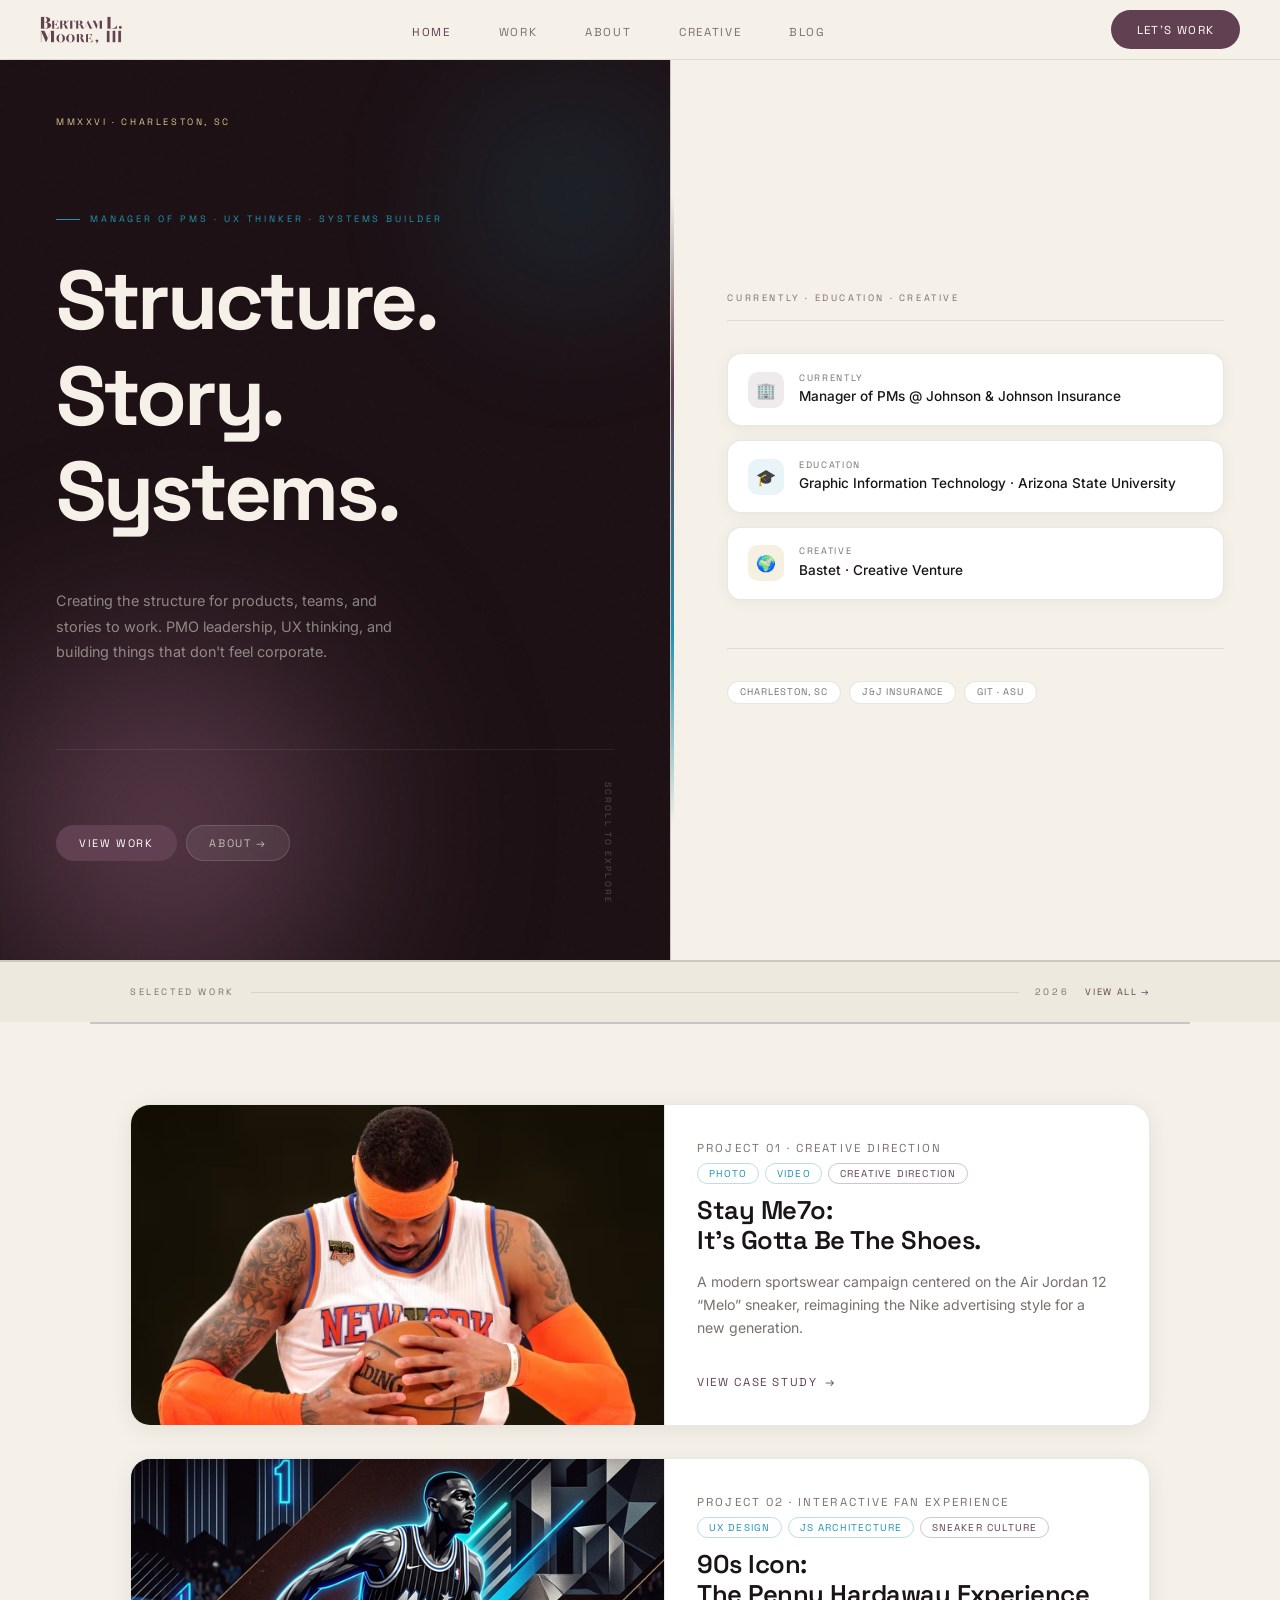
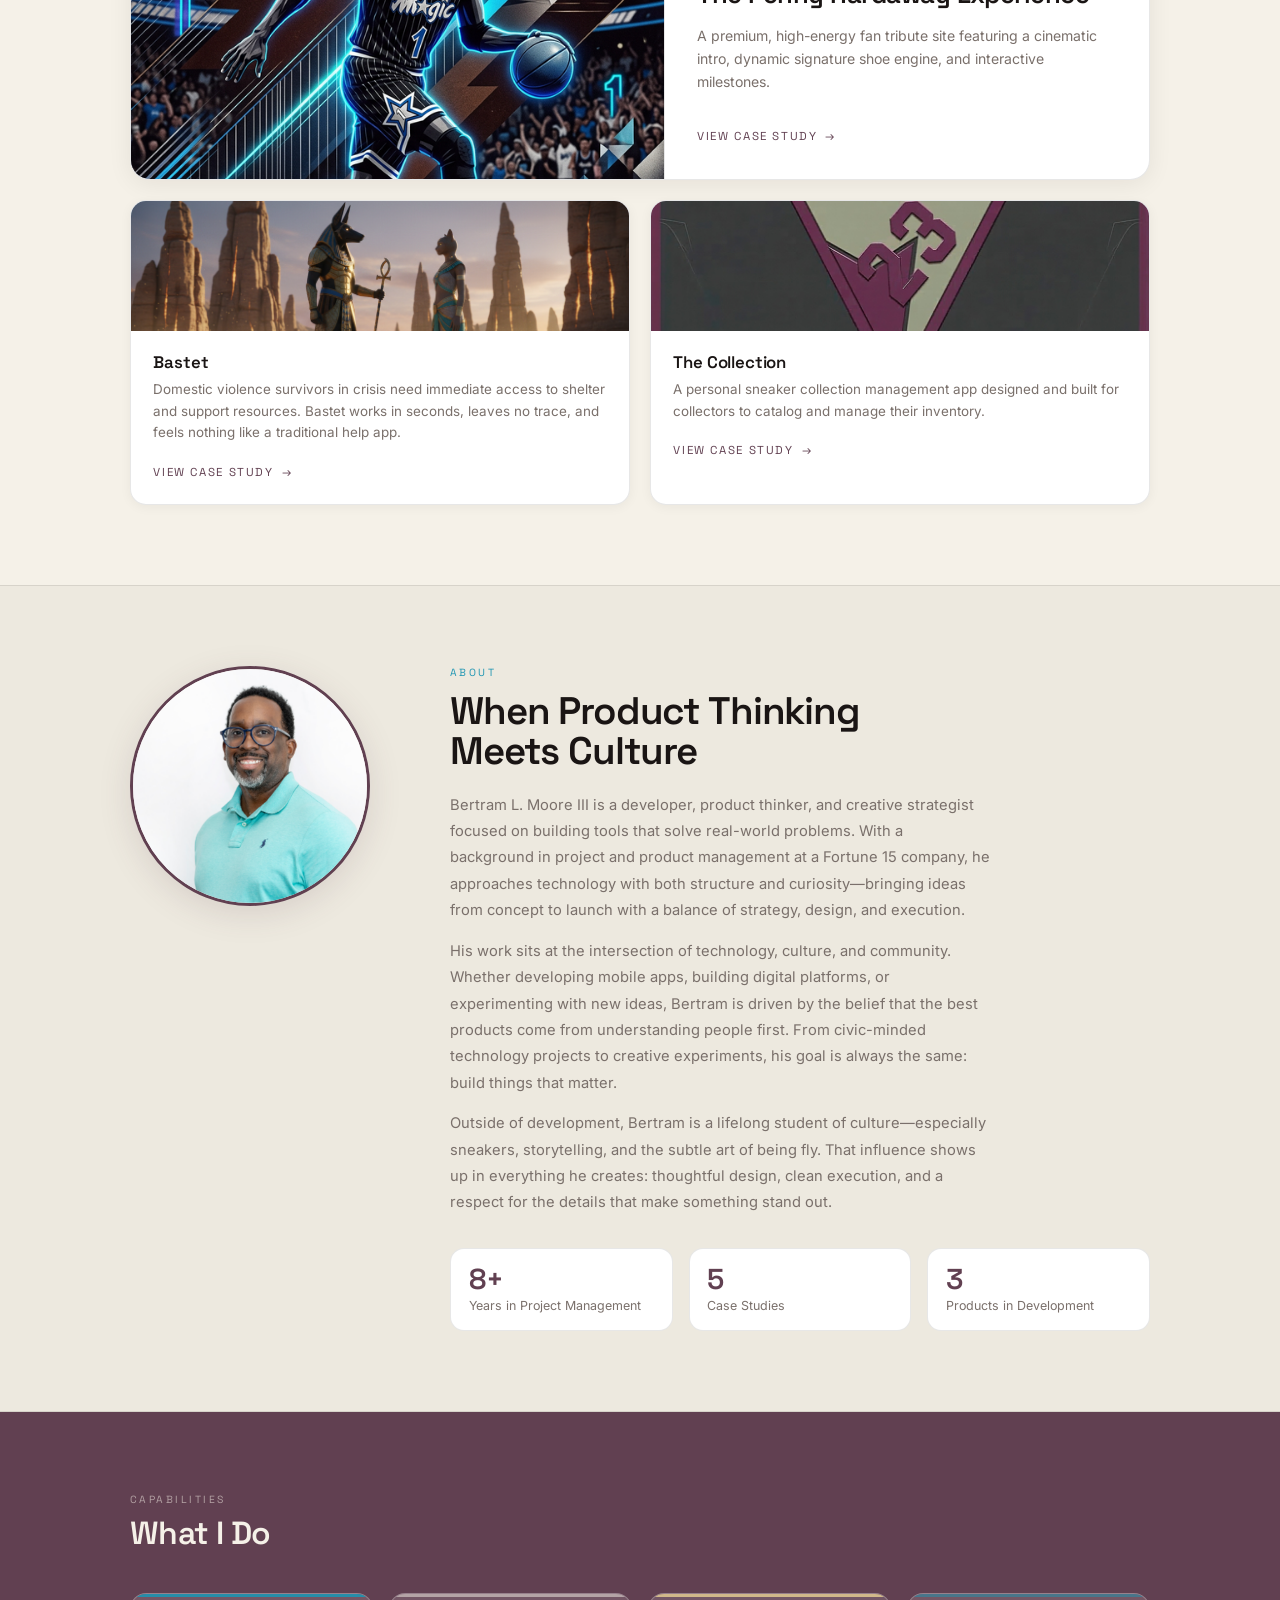
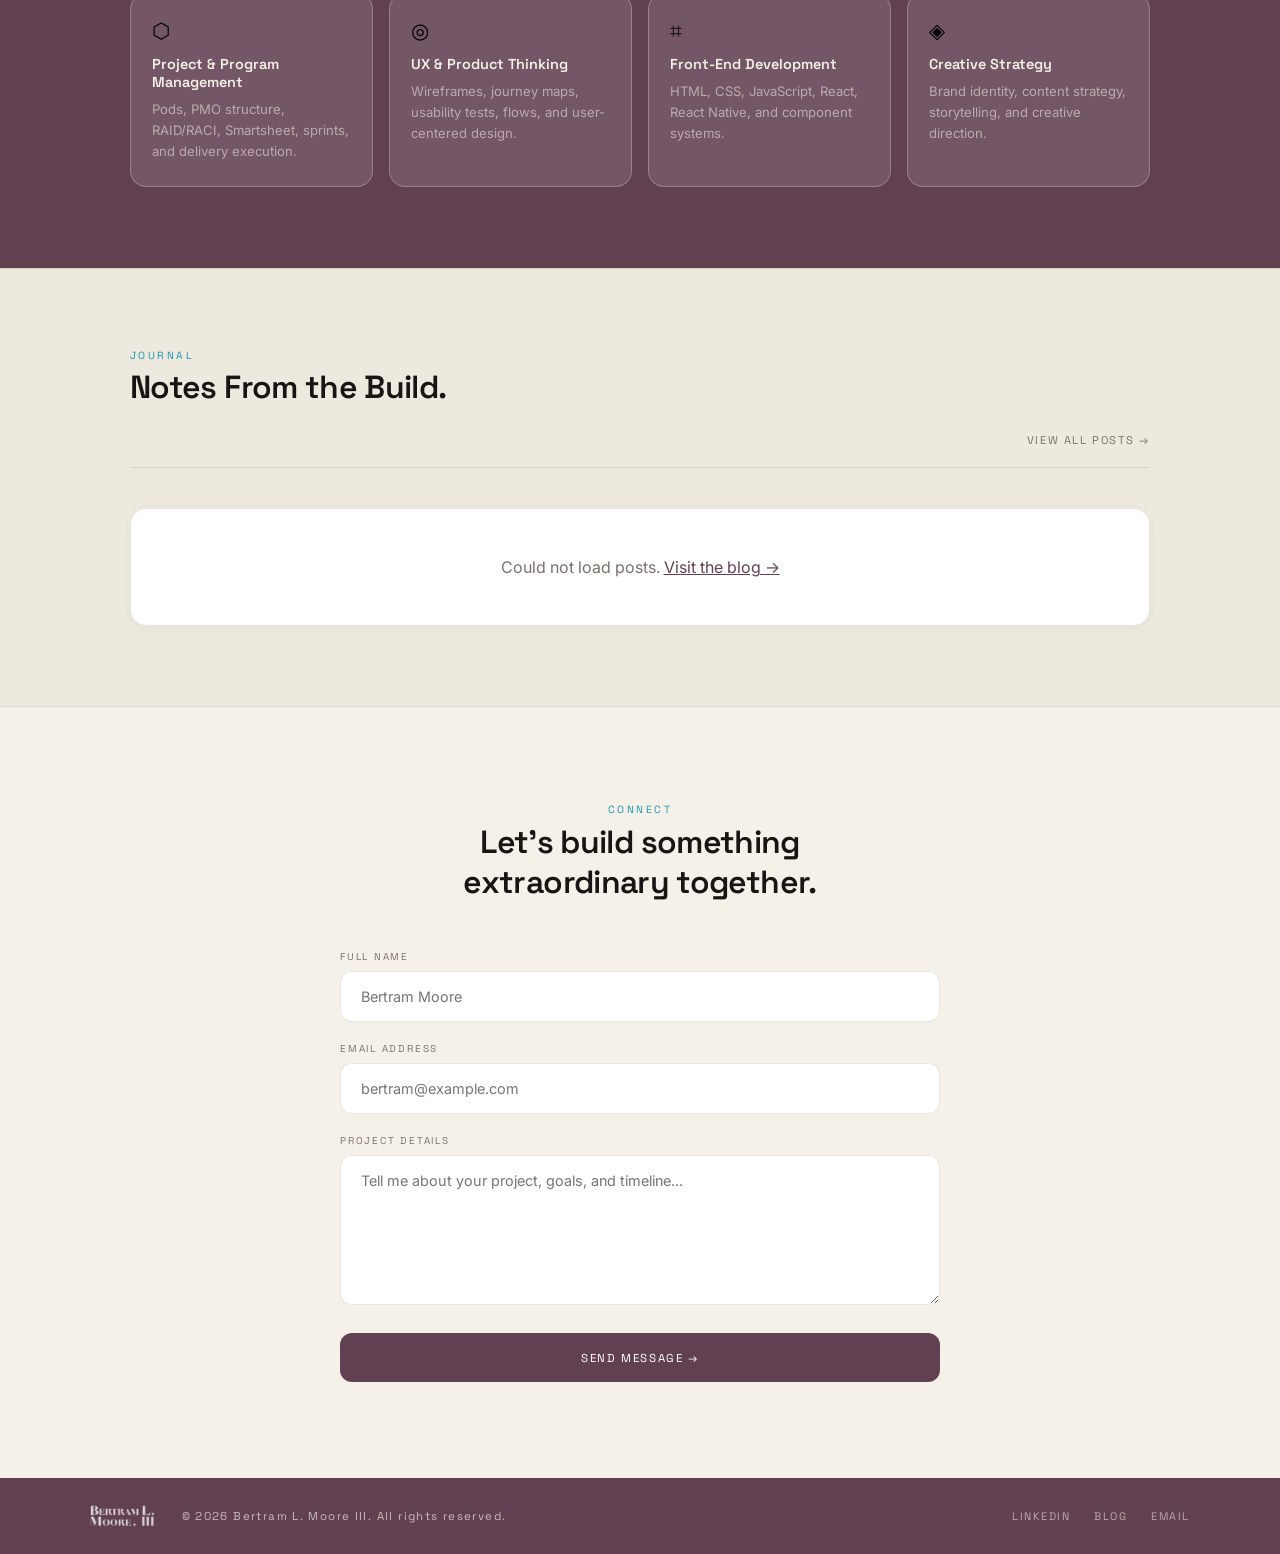
<file: index.html>
<!DOCTYPE html>
<html lang="en">

<head>
  <meta charset="UTF-8" />
  <meta name="viewport" content="width=device-width, initial-scale=1.0" />
  <title>Bertram L. Moore III</title>
  <meta name="description" content="Portfolio of Bertram L. Moore III, showcasing premium web design, development, and digital experiences." />
  <meta property="og:title" content="Bertram L. Moore III" />
  <meta property="og:description" content="Portfolio of Bertram L. Moore III, showcasing premium web design, development, and digital experiences." />
  <meta property="og:type" content="website" />
  <meta property="og:url" content="https://bertrammoore.com/" />
  <meta property="og:image" content="https://bertrammoore.com/bm-logo.png" />
  <meta name="twitter:card" content="summary_large_image" />
  <meta name="twitter:title" content="Bertram L. Moore III" />
  <meta name="twitter:description" content="Portfolio of Bertram L. Moore III, showcasing premium web design, development, and digital experiences." />
  <meta name="twitter:image" content="https://bertrammoore.com/bm-logo.png" />
  <link rel="icon" href="bm-logo.png" type="image/png" />
  <link rel="canonical" href="https://bertrammoore.com/" />
  <link rel="preconnect" href="https://fonts.googleapis.com" />
  <link rel="preconnect" href="https://fonts.gstatic.com" crossorigin />
  <link
    href="https://fonts.googleapis.com/css2?family=Space+Grotesk:wght@300;400;500;600;700&family=Inter:wght@300;400;500&display=swap"
    rel="stylesheet" />
  <style>
    *,
    *::before,
    *::after {
      box-sizing: border-box;
      margin: 0;
      padding: 0;
    }

    :root {
      --bg: #f5f1e8;
      --bg-warm: #ede9df;
      --surface: #ffffff;
      --eggplant: #614051;
      --eggplant-lt: rgba(97, 64, 81, 0.07);
      --blue: #1e95b2;
      --blue-lt: rgba(30, 149, 178, 0.1);
      --gold: #dcc48e;
      --gold-dk: #b89a5c;
      --text: #1a1514;
      --muted: #7a706b;
      --rule: rgba(26, 21, 20, 0.1);
      --rule-heavy: rgba(26, 21, 20, 0.2);

      /* Animation Timing Variables */
      --intro-door-close: 1.5s;
      --intro-door-delay: 1.4s;
      --intro-exit-delay: calc(var(--intro-door-delay) + var(--intro-door-close) + 0.3s);
      --hero-fade-start: calc(var(--intro-exit-delay) - 0.1s);
    }

    html {
      scroll-behavior: smooth;
    }

    body {
      background: var(--bg);
      font-family: 'Inter', sans-serif;
      -webkit-font-smoothing: antialiased;
      overflow-x: hidden;
    }

    /* ══════════════════════════════════════
   INTRO — Elevator Door Sequence
══════════════════════════════════════ */

    #intro {
      position: fixed;
      inset: 0;
      z-index: 1000;
      display: flex;
      align-items: center;
      justify-content: center;
      pointer-events: none;
    }

    /* The name — sits in the center, fades in first */
    .intro-name {
      position: absolute;
      z-index: 5;
      text-align: center;
      font-family: 'Space Grotesk', sans-serif;
      font-size: clamp(1.8rem, 4vw, 3rem);
      font-weight: 600;
      letter-spacing: 0.08em;
      color: var(--eggplant);
      opacity: 0;
      animation: nameReveal 0.8s ease 0.3s forwards;
    }

    .intro-name span {
      display: block;
      font-size: clamp(0.7rem, 1.2vw, 0.9rem);
      font-weight: 400;
      letter-spacing: 0.32em;
      text-transform: uppercase;
      color: var(--muted);
      margin-top: 0.6rem;
    }

    /* Left door */
    .door-left {
      position: absolute;
      top: 0;
      left: 0;
      width: 50%;
      height: 100%;
      background: var(--bg);
      transform: translateX(-100%);
      animation: doorCloseLeft var(--intro-door-close) cubic-bezier(0.76, 0, 0.24, 1) var(--intro-door-delay) forwards;
      border-right: 2px solid rgba(97, 64, 81, 0.15);
    }

    /* Right door */
    .door-right {
      position: absolute;
      top: 0;
      right: 0;
      width: 50%;
      height: 100%;
      background: #1c1014;
      transform: translateX(100%);
      animation: doorCloseRight var(--intro-door-close) cubic-bezier(0.76, 0, 0.24, 1) var(--intro-door-delay) forwards;
      border-left: 2px solid rgba(97, 64, 81, 0.15);
    }

    /* After doors close, fade the whole intro out */
    #intro {
      animation: introExit 0.01s ease var(--intro-exit-delay) forwards;
    }

    @keyframes nameReveal {
      from {
        opacity: 0;
        transform: translateY(8px);
      }

      to {
        opacity: 1;
        transform: translateY(0);
      }
    }

    @keyframes doorCloseLeft {
      from {
        transform: translateX(-100%);
      }

      to {
        transform: translateX(0);
      }
    }

    @keyframes doorCloseRight {
      from {
        transform: translateX(100%);
      }

      to {
        transform: translateX(0);
      }
    }

    @keyframes introExit {
      to {
        display: none;
        pointer-events: none;
        visibility: hidden;
      }
    }


    /* ── PROJECTS ── */
    .projects {
      max-width: 1100px;
      margin: 0 auto;
      padding: 5rem 2.5rem;
      border-top: 2px solid var(--rule-heavy);
    }

    .project-feat {
      display: grid;
      grid-template-columns: 1.1fr 1fr;
      border-radius: 20px;
      overflow: hidden;
      border: 1px solid var(--rule);
      box-shadow: 0 4px 24px rgba(26, 21, 20, 0.07);
      margin-bottom: 1.25rem;
      background: var(--surface);
      min-height: 320px;
      transition: box-shadow 0.25s, transform 0.25s;
    }

    .project-feat:hover {
      box-shadow: 0 12px 40px rgba(26, 21, 20, 0.13);
      transform: translateY(-3px);
    }

    .project-feat-img {
      background: linear-gradient(135deg, rgba(97, 64, 81, 0.7), rgba(30, 149, 178, 0.4)),
        repeating-linear-gradient(45deg, rgba(245, 241, 232, 0.04) 0, rgba(245, 241, 232, 0.04) 1px, transparent 1px, transparent 10px);
      display: flex;
      align-items: center;
      justify-content: center;
      min-height: 260px;
    }

    .project-feat-img-label {
      font-family: "Space Grotesk", sans-serif;
      font-size: 0.6rem;
      letter-spacing: 0.2em;
      text-transform: uppercase;
      color: rgba(245, 241, 232, 0.35);
    }

    .project-feat-body {
      padding: 2.25rem 2rem;
      display: flex;
      flex-direction: column;
      justify-content: space-between;
      border-left: 1px solid var(--rule);
    }

    .project-num {
      font-family: "Space Grotesk", sans-serif;
      font-size: 0.62rem;
      letter-spacing: 0.2em;
      text-transform: uppercase;
      color: var(--muted);
      margin-bottom: 0.5rem;
    }

    .project-pills {
      display: flex;
      flex-wrap: wrap;
      gap: 0.4rem;
      margin-bottom: 0.75rem;
    }

    .pill {
      font-family: "Space Grotesk", sans-serif;
      font-size: 0.62rem;
      letter-spacing: 0.12em;
      text-transform: uppercase;
      padding: 0.2rem 0.65rem;
      border-radius: 999px;
      border: 1px solid rgba(30, 149, 178, 0.3);
      color: var(--blue);
    }

    .pill.egg {
      border-color: rgba(97, 64, 81, 0.3);
      color: var(--eggplant);
    }

    .project-title-lg {
      font-family: "Space Grotesk", sans-serif;
      font-size: 1.6rem;
      font-weight: 600;
      letter-spacing: -0.02em;
      line-height: 1.15;
      padding-bottom: 0.1em;
      color: var(--text);
      margin-bottom: 0.75rem;
    }

    .project-desc {
      font-size: 0.88rem;
      color: var(--muted);
      line-height: 1.65;
      margin-bottom: 1.5rem;
    }

    .project-link {
      font-family: "Space Grotesk", sans-serif;
      font-size: 0.72rem;
      letter-spacing: 0.14em;
      text-transform: uppercase;
      text-decoration: none;
      color: var(--eggplant);
      display: inline-flex;
      align-items: center;
      gap: 0.5rem;
      transition: gap 0.2s;
    }

    .project-link:hover {
      gap: 0.9rem;
    }

    .project-link::after {
      content: "→";
    }

    .projects-row {
      display: grid;
      grid-template-columns: 1fr 1fr;
      gap: 1.25rem;
    }

    .project-card {
      background: var(--surface);
      border-radius: 16px;
      border: 1px solid var(--rule);
      overflow: hidden;
      box-shadow: 0 2px 12px rgba(26, 21, 20, 0.05);
      transition: box-shadow 0.2s, transform 0.2s;
    }

    .project-card:hover {
      box-shadow: 0 8px 28px rgba(26, 21, 20, 0.1);
      transform: translateY(-3px);
    }

    .card-img {
      height: 130px;
      background: linear-gradient(135deg, rgba(30, 149, 178, 0.15), rgba(97, 64, 81, 0.1));
      display: flex;
      align-items: center;
      justify-content: center;
    }

    .card-img span {
      font-family: "Space Grotesk", sans-serif;
      font-size: 0.6rem;
      letter-spacing: 0.18em;
      text-transform: uppercase;
      color: var(--muted);
      opacity: 0.5;
    }

    .card-body {
      padding: 1.25rem 1.4rem 1.5rem;
    }

    .card-title {
      font-family: "Space Grotesk", sans-serif;
      font-size: 1.05rem;
      font-weight: 600;
      letter-spacing: -0.01em;
      color: var(--text);
      margin-bottom: 0.4rem;
    }

    .card-desc {
      font-size: 0.84rem;
      color: var(--muted);
      line-height: 1.6;
      margin-bottom: 1rem;
    }

    /* ── ABOUT ── */
    .about {
      background: var(--bg-warm);
      border-top: 1px solid var(--rule);
      border-bottom: 1px solid var(--rule);
    }

    .about-inner {
      max-width: 1100px;
      margin: 0 auto;
      padding: 5rem 2.5rem;
      display: grid;
      grid-template-columns: 240px 1fr;
      gap: 5rem;
      align-items: start;
    }

    .about-portrait {
      width: 240px;
      height: 240px;
      border-radius: 50%;
      background: var(--bg);
      border: 3px solid var(--eggplant);
      display: flex;
      align-items: center;
      justify-content: center;
      box-shadow: 0 8px 32px rgba(97, 64, 81, 0.15);
      overflow: hidden;
      flex-shrink: 0;
    }

    .about-portrait img {
      width: 100%;
      height: 100%;
      object-fit: cover;
      object-position: center 15%;
      display: block;
      image-rendering: -webkit-optimize-contrast;
      transform: translateZ(0);
      -webkit-backface-visibility: hidden;
      backface-visibility: hidden;
    }

    .about-portrait span {
      font-size: 0.6rem;
      letter-spacing: 0.14em;
      text-transform: uppercase;
      color: var(--muted);
    }

    .about-kicker {
      font-family: "Space Grotesk", sans-serif;
      font-size: 0.65rem;
      letter-spacing: 0.24em;
      text-transform: uppercase;
      color: var(--blue);
      margin-bottom: 0.75rem;
    }

    .about-hl {
      font-family: "Space Grotesk", sans-serif;
      font-size: clamp(1.8rem, 3vw, 2.6rem);
      font-weight: 600;
      letter-spacing: -0.03em;
      line-height: 1.05;
      color: var(--text);
      margin-bottom: 1.25rem;
    }

    .about-p {
      font-size: 0.92rem;
      color: var(--muted);
      line-height: 1.8;
      margin-bottom: 0.85rem;
      max-width: 540px;
    }

    .about-facts {
      display: grid;
      grid-template-columns: repeat(3, 1fr);
      gap: 1rem;
      margin-top: 2rem;
    }

    .about-fact {
      background: var(--surface);
      border-radius: 14px;
      padding: 1rem 1.1rem;
      border: 1px solid var(--rule);
      transition: all 0.3s ease;
      position: relative;
      z-index: 1;
    }

    .about-fact:hover {
      transform: translateY(-5px);
      border-color: var(--blue);
      box-shadow: 0 0 20px rgba(30, 149, 178, 0.2);
      animation: pulseGlow 2s infinite;
    }

    @keyframes pulseGlow {
      0% {
        box-shadow: 0 0 10px rgba(30, 149, 178, 0.2);
      }

      50% {
        box-shadow: 0 0 25px rgba(30, 149, 178, 0.5), 0 0 10px rgba(30, 149, 178, 0.3);
      }

      100% {
        box-shadow: 0 0 10px rgba(30, 149, 178, 0.2);
      }
    }

    .fact-num {
      font-family: "Space Grotesk", sans-serif;
      font-size: 1.8rem;
      font-weight: 600;
      color: var(--eggplant);
      line-height: 1;
      margin-bottom: 0.2rem;
    }

    .fact-label {
      font-size: 0.78rem;
      color: var(--muted);
      line-height: 1.4;
    }

    /* ── SKILLS ── */
    .skills {
      background: var(--eggplant);
      border-top: 1px solid rgba(97, 64, 81, 0.2);
      border-bottom: 1px solid rgba(97, 64, 81, 0.2);
    }

    .skills-inner {
      max-width: 1100px;
      margin: 0 auto;
      padding: 5rem 2.5rem;
    }

    .skills .eyebrow {
      color: rgba(245, 241, 232, 0.55);
    }

    .skills .section-title {
      color: #f5f1e8;
    }

    .skills .skills-grid {
      display: grid;
      grid-template-columns: repeat(4, 1fr);
      gap: 1rem;
      margin-top: 2.5rem;
    }

    .skills .skill-card {
      background: rgba(255, 255, 255, 0.12);
      border-radius: 16px;
      padding: 1.5rem 1.3rem;
      border: 1px solid rgba(255, 255, 255, 0.25);
      backdrop-filter: blur(8px);
      position: relative;
      overflow: hidden;
      transition: background 0.2s, transform 0.2s, box-shadow 0.2s;
    }

    .skills .skill-card:hover {
      background: rgba(255, 255, 255, 0.2);
      transform: translateY(-2px);
      box-shadow: 0 8px 28px rgba(0, 0, 0, 0.15);
    }

    .skills .skill-card::before {
      content: "";
      position: absolute;
      top: 0;
      left: 0;
      right: 0;
      height: 3px;
    }

    .skills .skill-card:nth-child(1)::before {
      background: var(--blue);
      opacity: 0.9;
    }

    .skills .skill-card:nth-child(2)::before {
      background: #f5f1e8;
      opacity: 0.5;
    }

    .skills .skill-card:nth-child(3)::before {
      background: var(--gold);
      opacity: 0.9;
    }

    .skills .skill-card:nth-child(4)::before {
      background: var(--blue);
      opacity: 0.5;
    }

    .skill-title {
      font-family: "Space Grotesk", sans-serif;
      font-size: 0.9rem;
      font-weight: 600;
      color: #f5f1e8;
      margin-bottom: 0.5rem;
    }

    /* ══════════════════════════════════════
   NAV
══════════════════════════════════════ */
    nav {
      position: sticky;
      top: 0;
      z-index: 100;
      display: flex;
      align-items: center;
      justify-content: space-between;
      padding: 0 2.5rem;
      height: 60px;
      background: rgba(245, 241, 232, 0.9);
      backdrop-filter: blur(16px);
      border-bottom: 1px solid var(--rule);
      opacity: 0;
      animation: fadeDown 0.6s ease calc(var(--hero-fade-start) + 0.2s) forwards;
    }

    .nav-logo {
      display: flex;
      align-items: center;
      gap: 0.75rem;
    }

    .nav-mark-custom {
      display: flex;
      align-items: center;
      justify-content: center;
    }

    .nav-name {
      font-size: 0.88rem;
      font-weight: 600;
      color: var(--text);
    }

    .nav-links {
      display: flex;
      gap: 2rem;
      list-style: none;
    }

    .nav-links a {
      font-family: 'Space Grotesk', sans-serif;
      font-size: 0.72rem;
      letter-spacing: 0.14em;
      text-transform: uppercase;
      text-decoration: none;
      color: var(--muted);
      transition: color 0.2s;
      padding: 0.5rem;
    }

    .nav-links a:hover,
    .nav-links a.active {
      color: var(--eggplant);
    }

    .nav-cta {
      font-family: 'Space Grotesk', sans-serif;
      font-size: 0.72rem;
      letter-spacing: 0.12em;
      text-transform: uppercase;
      text-decoration: none;
      padding: 0.8rem 1.6rem;
      border-radius: 999px;
      background: var(--eggplant);
      color: #fff;
      transition: all 0.2s;
    }

    .nav-cta:hover {
      filter: brightness(1.1);
      box-shadow: 0 6px 18px rgba(97, 64, 81, 0.35);
    }

    /* ── MOBILE MENU ── */
    .menu-toggle {
      display: none;
      flex-direction: column;
      gap: 5px;
      cursor: pointer;
      z-index: 1001;
      padding: 0.5rem;
    }

    .menu-toggle span {
      display: block;
      width: 22px;
      height: 2px;
      background: var(--text);
      transition: transform 0.3s, opacity 0.3s;
    }

    .nav-mobile {
      position: fixed;
      inset: 0;
      background: rgba(10, 8, 7, 0.95);
      backdrop-filter: blur(20px);
      -webkit-backdrop-filter: blur(20px);
      z-index: 1000;
      display: flex;
      flex-direction: column;
      align-items: center;
      justify-content: center;
      gap: 2.5rem;
      opacity: 0;
      pointer-events: none;
      transition: opacity 0.4s ease;
    }

    .nav-mobile.active {
      opacity: 1;
      pointer-events: auto;
    }

    .nav-mobile a {
      font-family: 'Space Grotesk', sans-serif;
      font-size: 1.5rem;
      letter-spacing: 0.15em;
      text-transform: uppercase;
      text-decoration: none;
      color: #fff;
      opacity: 0.7;
      transition: opacity 0.3s;
      padding: 0.5rem;
    }

    .nav-mobile a:hover {
      opacity: 1;
    }

    /* Toggle Animation */
    .menu-toggle.active span:nth-child(1) {
      transform: translateY(7px) rotate(45deg);
    }

    .menu-toggle.active span:nth-child(2) {
      opacity: 0;
    }

    .menu-toggle.active span:nth-child(3) {
      transform: translateY(-7px) rotate(-45deg);
    }

    /* ══════════════════════════════════════
   HERO B — Split Scene
══════════════════════════════════════ */
    .hero {
      position: relative;
      min-height: 100vh;
      display: grid;
      grid-template-columns: 1.1fr 1fr;
      overflow: hidden;
      opacity: 0;
      animation: fadeIn 0.8s ease var(--hero-fade-start) forwards;
    }

    /* LEFT — dark cinematic panel */
    .hero-left {
      background: #1c1014;
      position: relative;
      display: flex;
      flex-direction: column;
      justify-content: space-between;
      padding: 3.5rem;
      overflow: hidden;
    }

    /* Ambient glows */
    .hero-left::before {
      content: '';
      position: absolute;
      bottom: -20%;
      left: -10%;
      width: 70%;
      height: 70%;
      background: radial-gradient(circle, rgba(145, 96, 122, 0.65), transparent 70%);
      filter: blur(80px);
      pointer-events: none;
    }

    .hero-left::after {
      content: '';
      position: absolute;
      top: -10%;
      right: -10%;
      width: 50%;
      height: 50%;
      background: radial-gradient(circle, rgba(30, 149, 178, 0.15), transparent 70%);
      filter: blur(40px);
      pointer-events: none;
    }

    /* Film grain */
    .hero-grain {
      position: absolute;
      inset: 0;
      z-index: 1;
      pointer-events: none;
      background-image: url("data:image/svg+xml,%3Csvg viewBox='0 0 200 200' xmlns='http://www.w3.org/2000/svg'%3E%3Cfilter id='n'%3E%3CfeTurbulence type='fractalNoise' baseFrequency='0.75' numOctaves='4' stitchTiles='stitch'/%3E%3C/filter%3E%3Crect width='100%25' height='100%25' filter='url(%23n)' opacity='0.04'/%3E%3C/svg%3E");
      opacity: 0.5;
    }

    /* ══ FILM ARTIFACTS ══ */
    #film-artifacts {
      position: absolute;
      inset: 0;
      z-index: 9;
      pointer-events: none;
      overflow: hidden;
    }

    /* Vertical scratches */
    .film-scratch {
      position: absolute;
      top: 0;
      bottom: 0;
      width: 1.5px;
      opacity: 0;
      will-change: opacity;
    }

    .film-scratch.s1 {
      left: 18%;
      background: linear-gradient(to bottom, transparent 5%, rgba(245, 241, 232, 0.55) 20%, rgba(245, 241, 232, 0.7) 50%, rgba(245, 241, 232, 0.45) 80%, transparent 95%);
      animation: scratch1 7s ease calc(var(--intro-exit-delay) + 0.6s) infinite;
    }

    .film-scratch.s2 {
      left: 63%;
      background: linear-gradient(to bottom, transparent 10%, rgba(245, 241, 232, 0.4) 30%, rgba(245, 241, 232, 0.6) 60%, transparent 90%);
      animation: scratch2 11s ease calc(var(--intro-exit-delay) + 2.5s) infinite;
    }

    .film-scratch.s3 {
      left: 41%;
      width: 1px;
      background: linear-gradient(to bottom, transparent, rgba(245, 241, 232, 0.35) 40%, rgba(245, 241, 232, 0.5) 55%, transparent);
      animation: scratch3 9s ease calc(var(--intro-exit-delay) + 4.8s) infinite;
    }

    /* Horizontal hair/dust line */
    .film-hair {
      position: absolute;
      left: 0;
      right: 0;
      height: 1px;
      background: linear-gradient(90deg, transparent 5%, rgba(245, 241, 232, 0.5) 25%, rgba(245, 241, 232, 0.7) 55%, rgba(245, 241, 232, 0.3) 80%, transparent 95%);
      transform: translateY(-4px);
      opacity: 0;
      will-change: transform, opacity;
      animation: hairLine 18s ease calc(var(--intro-exit-delay) + 1.2s) infinite;
    }

    /* Whole-panel subtle flicker */
    .film-flicker {
      position: absolute;
      inset: 0;
      background: rgba(245, 241, 232, 0.04);
      opacity: 0;
      animation: filmFlicker 6s steps(1) calc(var(--intro-exit-delay) + 0.4s) infinite;
    }

    @keyframes scratch1 {

      0%,
      8% {
        opacity: 0;
      }

      9% {
        opacity: 1;
      }

      10% {
        opacity: 0.6;
      }

      11% {
        opacity: 0;
      }

      100% {
        opacity: 0;
      }
    }

    @keyframes scratch2 {

      0%,
      40% {
        opacity: 0;
      }

      41% {
        opacity: 0.8;
      }

      42% {
        opacity: 0.4;
      }

      43.5% {
        opacity: 0;
      }

      100% {
        opacity: 0;
      }
    }

    @keyframes scratch3 {

      0%,
      62% {
        opacity: 0;
      }

      63% {
        opacity: 0.6;
      }

      63.5% {
        opacity: 0;
      }

      64% {
        opacity: 0.4;
      }

      65% {
        opacity: 0;
      }

      100% {
        opacity: 0;
      }
    }

    @keyframes hairLine {

      0%,
      55% {
        opacity: 0;
        transform: translateY(-8px);
      }

      56% {
        opacity: 0.7;
      }

      65% {
        opacity: 0.4;
        transform: translateY(110%);
      }

      66%,
      100% {
        opacity: 0;
        transform: translateY(110%);
      }
    }

    @keyframes filmFlicker {
      0% {
        opacity: 0;
      }

      91% {
        opacity: 0;
      }

      92% {
        opacity: 1;
      }

      93% {
        opacity: 0;
      }

      97% {
        opacity: 0;
      }

      97.5% {
        opacity: 1;
      }

      98% {
        opacity: 0;
      }

      100% {
        opacity: 0;
      }
    }

    .hero-top {
      position: relative;
      z-index: 2;
      display: flex;
      align-items: center;
      justify-content: space-between;
      opacity: 0;
      animation: fadeDown 0.7s ease calc(var(--hero-fade-start) + 0.3s) forwards;
    }

    .hero-mark {
      width: 40px;
      height: 40px;
      border-radius: 10px;
      background: var(--eggplant);
      display: flex;
      align-items: center;
      justify-content: center;
      font-family: 'Space Grotesk', sans-serif;
      font-size: 0.72rem;
      font-weight: 700;
      color: #fff;
      letter-spacing: 0.04em;
    }

    .hero-year {
      font-family: 'Space Grotesk', sans-serif;
      font-size: 0.58rem;
      letter-spacing: 0.28em;
      text-transform: uppercase;
      color: var(--gold);
    }

    .hero-headline {
      position: relative;
      z-index: 2;
      flex: 1;
      display: flex;
      flex-direction: column;
      justify-content: center;
      padding: 3rem 0;
    }

    .hero-kicker {
      font-family: 'Space Grotesk', sans-serif;
      font-size: 0.58rem;
      letter-spacing: 0.32em;
      text-transform: uppercase;
      color: var(--blue);
      margin-bottom: 1.75rem;
      display: flex;
      align-items: center;
      gap: 0.6rem;
      opacity: 0;
      animation: fadeUp 0.8s ease calc(var(--hero-fade-start) + 0.5s) forwards;
    }

    .hero-kicker::before {
      content: '';
      display: block;
      width: 24px;
      height: 1px;
      background: var(--blue);
    }

    .hero-title {
      font-family: 'Space Grotesk', sans-serif;
      font-size: clamp(3.5rem, 6.5vw, 6.5rem);
      font-weight: 700;
      letter-spacing: -0.04em;
      line-height: 1.15;
      padding-bottom: 0.1em;
      color: #f5f1e8;
      margin-bottom: 2.5rem;
      opacity: 0;
      animation: fadeUp 0.9s ease calc(var(--hero-fade-start) + 0.65s) forwards;
    }

    .hero-title .stroke {
      display: block;
      color: transparent;
      -webkit-text-stroke: 1.5px rgba(245, 241, 232, 0.35);
    }

    .hero-title .gold {
      display: block;
      background: linear-gradient(90deg, var(--gold), #f0d9a0);
      -webkit-background-clip: text;
      -webkit-text-fill-color: transparent;
      background-clip: text;
    }

    .hero-sub {
      font-size: 0.9rem;
      color: rgba(245, 241, 232, 0.5);
      max-width: 340px;
      line-height: 1.75;
      opacity: 0;
      animation: fadeUp 0.8s ease calc(var(--hero-fade-start) + 0.8s) forwards;
    }

    .hero-bottom {
      position: relative;
      z-index: 2;
      display: flex;
      align-items: center;
      justify-content: space-between;
      padding-top: 2rem;
      border-top: 1px solid rgba(245, 241, 232, 0.08);
      opacity: 0;
      animation: fadeUp 0.8s ease calc(var(--hero-fade-start) + 1s) forwards;
    }

    .hero-ctas {
      display: flex;
      gap: 0.6rem;
    }

    .btn-egg {
      font-family: 'Space Grotesk', sans-serif;
      font-size: 0.68rem;
      letter-spacing: 0.14em;
      text-transform: uppercase;
      text-decoration: none;
      padding: 0.65rem 1.4rem;
      border-radius: 999px;
      background: var(--eggplant);
      border: 1px solid transparent;
      color: #fff;
      transition: all 0.2s;
    }

    .btn-egg:hover {
      filter: brightness(1.1);
      box-shadow: 0 6px 20px rgba(97, 64, 81, 0.4);
    }

    .btn-light {
      font-family: 'Space Grotesk', sans-serif;
      font-size: 0.68rem;
      letter-spacing: 0.14em;
      text-transform: uppercase;
      text-decoration: none;
      padding: 0.65rem 1.4rem;
      border-radius: 999px;
      background: rgba(245, 241, 232, 0.08);
      border: 1px solid rgba(245, 241, 232, 0.15);
      color: rgba(245, 241, 232, 0.7);
      transition: all 0.2s;
    }

    .btn-light:hover {
      background: rgba(245, 241, 232, 0.15);
      color: #f5f1e8;
    }

    .hero-scroll {
      font-family: 'Space Grotesk', sans-serif;
      font-size: 0.55rem;
      letter-spacing: 0.24em;
      text-transform: uppercase;
      color: rgba(245, 241, 232, 0.25);
      writing-mode: vertical-rl;
    }

    /* RIGHT — cream panel */
    .hero-right {
      background: var(--bg);
      position: relative;
      display: flex;
      flex-direction: column;
      justify-content: center;
      padding: 3.5rem;
      border-left: 1px solid var(--rule-heavy);
      opacity: 0;
      animation: fadeLeft 0.9s ease calc(var(--hero-fade-start) + 0.4s) forwards;
    }

    .hero-right::before {
      content: '';
      position: absolute;
      left: 0;
      top: 15%;
      bottom: 15%;
      width: 3px;
      background: linear-gradient(to bottom, transparent, var(--eggplant) 30%, var(--blue) 70%, transparent);
    }

    .hero-right-label {
      font-family: 'Space Grotesk', sans-serif;
      font-size: 0.58rem;
      letter-spacing: 0.28em;
      text-transform: uppercase;
      color: var(--muted);
      margin-bottom: 2rem;
      padding-bottom: 1rem;
      border-bottom: 1px solid var(--rule);
    }

    .hero-cards {
      display: flex;
      flex-direction: column;
      gap: 0.85rem;
      margin-bottom: 3rem;
    }

    .status-card {
      background: var(--surface);
      border-radius: 14px;
      padding: 1.1rem 1.25rem;
      border: 1px solid var(--rule);
      box-shadow: 0 2px 16px rgba(26, 21, 20, 0.05);
      display: flex;
      align-items: flex-start;
      gap: 0.9rem;
      transition: box-shadow 0.2s, transform 0.2s;
    }

    .status-card:hover {
      box-shadow: 0 6px 24px rgba(26, 21, 20, 0.1);
      transform: translateY(-2px);
    }

    .status-icon {
      width: 36px;
      height: 36px;
      border-radius: 10px;
      display: flex;
      align-items: center;
      justify-content: center;
      font-size: 1rem;
      flex-shrink: 0;
    }

    .si-egg {
      background: rgba(97, 64, 81, 0.1);
    }

    .si-blue {
      background: rgba(30, 149, 178, 0.1);
    }

    .si-gold {
      background: rgba(220, 196, 142, 0.25);
    }

    .status-label {
      font-family: 'Space Grotesk', sans-serif;
      font-size: 0.58rem;
      letter-spacing: 0.18em;
      text-transform: uppercase;
      color: var(--muted);
      margin-bottom: 0.2rem;
    }

    .status-value {
      font-size: 0.85rem;
      font-weight: 500;
      color: var(--text);
      line-height: 1.35;
    }

    .hero-right-footer {
      padding-top: 2rem;
      border-top: 1px solid var(--rule);
    }

    .hero-tags {
      display: flex;
      flex-wrap: wrap;
      gap: 0.5rem;
      margin-bottom: 1.5rem;
    }

    .hero-tag {
      font-family: 'Space Grotesk', sans-serif;
      font-size: 0.6rem;
      letter-spacing: 0.1em;
      text-transform: uppercase;
      padding: 0.28rem 0.75rem;
      border-radius: 999px;
      border: 1px solid var(--rule);
      color: var(--muted);
      background: var(--surface);
    }

    .hero-social {
      display: flex;
      gap: 1.5rem;
    }

    .hero-social a {
      font-family: 'Space Grotesk', sans-serif;
      font-size: 0.6rem;
      letter-spacing: 0.18em;
      text-transform: uppercase;
      text-decoration: none;
      color: var(--muted);
      transition: color 0.2s;
    }

    .hero-social a:hover {
      color: var(--blue);
    }

    /* ══════════════════════════════════════
   REST OF PAGE (Concept 4 sections)
══════════════════════════════════════ */
    .page-content {
      opacity: 0;
      animation: fadeIn 0.8s ease calc(var(--hero-fade-start) + 0.7s) forwards;
    }

    /* Projects teaser */
    .projects-teaser {
      max-width: 1100px;
      margin: 0 auto;
      padding: 5rem 2.5rem;
      border-bottom: 1px solid var(--rule);
    }

    .eyebrow {
      font-family: 'Space Grotesk', sans-serif;
      font-size: 0.65rem;
      letter-spacing: 0.24em;
      text-transform: uppercase;
      color: var(--blue);
      margin-bottom: 0.35rem;
    }

    .section-title {
      font-family: 'Space Grotesk', sans-serif;
      font-size: clamp(1.4rem, 2.5vw, 2rem);
      font-weight: 600;
      letter-spacing: -0.02em;
      color: var(--text);
      margin-bottom: 2.5rem;
    }

    .section-head {
      display: flex;
      align-items: flex-end;
      justify-content: space-between;
      margin-bottom: 2.5rem;
      padding-bottom: 1.25rem;
      border-bottom: 1px solid var(--rule);
    }

    .see-all {
      font-family: 'Space Grotesk', sans-serif;
      font-size: 0.7rem;
      letter-spacing: 0.14em;
      text-transform: uppercase;
      text-decoration: none;
      color: var(--muted);
      transition: color 0.2s;
    }

    .see-all:hover {
      color: var(--eggplant);
    }

    /* Numbered project rows */
    .project-row {
      display: grid;
      grid-template-columns: 60px 1fr auto;
      align-items: center;
      gap: 2rem;
      padding: 1.75rem 0.5rem;
      border-bottom: 1px solid var(--rule);
      text-decoration: none;
      color: inherit;
      position: relative;
      border-radius: 8px;
      transition: background 0.18s;
    }

    .project-row::before {
      content: '';
      position: absolute;
      inset: 0;
      border-radius: 8px;
      background: var(--eggplant-lt);
      opacity: 0;
      transition: opacity 0.2s;
    }

    .project-row:hover::before {
      opacity: 1;
    }

    .project-row:last-child {
      border-bottom: none;
    }

    .project-num {
      font-family: 'Space Grotesk', sans-serif;
      font-size: 0.72rem;
      letter-spacing: 0.18em;
      text-transform: uppercase;
      color: var(--muted);
      position: relative;
      z-index: 1;
    }

    .project-body {
      position: relative;
      z-index: 1;
    }

    .project-name {
      font-family: 'Space Grotesk', sans-serif;
      font-size: 1.05rem;
      font-weight: 600;
      letter-spacing: -0.01em;
      color: var(--text);
      margin-bottom: 0.3rem;
    }

    .project-meta {
      display: flex;
      align-items: center;
      gap: 0.75rem;
      flex-wrap: wrap;
    }

    .project-cat {
      font-family: 'Space Grotesk', sans-serif;
      font-size: 0.62rem;
      letter-spacing: 0.14em;
      text-transform: uppercase;
      color: var(--blue);
    }

    .project-tags {
      display: flex;
      gap: 0.4rem;
    }

    .project-tag {
      font-family: 'Space Grotesk', sans-serif;
      font-size: 0.58rem;
      letter-spacing: 0.1em;
      text-transform: uppercase;
      padding: 0.15rem 0.55rem;
      border-radius: 999px;
      border: 1px solid var(--rule);
      color: var(--muted);
    }

    .project-arrow {
      font-size: 1rem;
      color: var(--eggplant);
      position: relative;
      z-index: 1;
      opacity: 0;
      transform: translateX(-6px);
      transition: opacity 0.2s, transform 0.2s;
    }

    .project-row:hover .project-arrow {
      opacity: 1;
      transform: translateX(0);
    }

    /* Skills band */
    .skills-band {
      background: var(--eggplant);
      border-top: 1px solid rgba(97, 64, 81, 0.2);
      border-bottom: 1px solid rgba(97, 64, 81, 0.2);
    }

    .skills-inner {
      max-width: 1100px;
      margin: 0 auto;
      padding: 5rem 2.5rem;
    }

    .skills-eyebrow {
      font-family: 'Space Grotesk', sans-serif;
      font-size: 0.62rem;
      letter-spacing: 0.24em;
      text-transform: uppercase;
      color: rgba(245, 241, 232, 0.5);
      margin-bottom: 0.4rem;
    }

    .skills-title {
      font-family: 'Space Grotesk', sans-serif;
      font-size: clamp(1.4rem, 2.5vw, 2rem);
      font-weight: 600;
      letter-spacing: -0.02em;
      color: #f5f1e8;
      margin-bottom: 2.5rem;
    }

    .skills-grid {
      display: grid;
      grid-template-columns: repeat(4, 1fr);
      gap: 1rem;
    }

    .skill-card {
      background: rgba(255, 255, 255, 0.1);
      border-radius: 16px;
      padding: 1.5rem 1.3rem;
      border: 1px solid rgba(255, 255, 255, 0.18);
      backdrop-filter: blur(8px);
      position: relative;
      overflow: hidden;
      transition: background 0.2s, transform 0.2s;
    }

    .skill-card:hover {
      background: rgba(255, 255, 255, 0.16);
      transform: translateY(-2px);
    }

    .skill-card::before {
      content: '';
      position: absolute;
      top: 0;
      left: 0;
      right: 0;
      height: 3px;
    }

    .skill-card:nth-child(1)::before {
      background: var(--blue);
    }

    .skill-card:nth-child(2)::before {
      background: var(--gold);
    }

    .skill-card:nth-child(3)::before {
      background: rgba(245, 241, 232, 0.4);
    }

    .skill-card:nth-child(4)::before {
      background: var(--blue);
      opacity: 0.5;
    }

    .skill-icon {
      font-size: 1.3rem;
      margin-bottom: 0.75rem;
    }

    .skill-card-title {
      font-family: 'Space Grotesk', sans-serif;
      font-size: 0.9rem;
      font-weight: 600;
      color: #f5f1e8;
      margin-bottom: 0.5rem;
    }

    .skill-desc {
      font-size: 0.82rem;
      color: rgba(245, 241, 232, 0.55);
      line-height: 1.6;
    }

    /* Footer */
    footer {
      background: var(--eggplant);
      padding: 1.5rem 2.5rem;
    }

    .footer-inner {
      max-width: 1100px;
      margin: 0 auto;
      display: flex;
      align-items: center;
      justify-content: space-between;
    }

    .footer-left {
      display: flex;
      align-items: center;
      gap: 0.75rem;
    }

    .footer-copy {
      font-family: 'Space Grotesk', sans-serif;
      font-size: 0.72rem;
      letter-spacing: 0.12em;
      color: rgba(245, 241, 232, 0.7);
    }

    .footer-links {
      display: flex;
      gap: 1.5rem;
    }

    .footer-links a {
      font-family: 'Space Grotesk', sans-serif;
      font-size: 0.68rem;
      letter-spacing: 0.14em;
      text-transform: uppercase;
      text-decoration: none;
      color: rgba(245, 241, 232, 0.6);
      transition: color 0.2s;
    }

    .footer-links a:hover {
      color: #fff;
    }

    /* ── ANIMATIONS ── */
    @keyframes fadeUp {
      from {
        opacity: 0;
        transform: translateY(20px);
      }

      to {
        opacity: 1;
        transform: translateY(0);
      }
    }

    @keyframes fadeDown {
      from {
        opacity: 0;
        transform: translateY(-14px);
      }

      to {
        opacity: 1;
        transform: translateY(0);
      }
    }

    @keyframes fadeLeft {
      from {
        opacity: 0;
        transform: translateX(20px);
      }

      to {
        opacity: 1;
        transform: translateX(0);
      }
    }

    @keyframes fadeIn {
      from {
        opacity: 0;
      }

      to {
        opacity: 1;
      }
    }

    /* ── RESPONSIVE ── */
    @media (max-width: 900px) {

      /* Skills: 2 columns on medium screens */
      .skills .skills-grid {
        grid-template-columns: 1fr 1fr;
      }

      /* Blog: 2 columns */
      .blog-grid {
        grid-template-columns: 1fr 1fr;
      }

      /* About: stack portrait on top */
      .about-inner {
        grid-template-columns: 1fr;
        gap: 2.5rem;
      }

      .about-portrait {
        width: 160px;
        height: 160px;
      }

      .about-facts {
        grid-template-columns: repeat(3, 1fr);
      }

      /* Projects featured: stack */
      .project-feat {
        grid-template-columns: 1fr;
      }

      .projects-row {
        grid-template-columns: 1fr;
      }
    }

    @media (max-width: 768px) {

      /* Hero: stack panels */
      .hero {
        grid-template-columns: 1fr;
        min-height: auto;
      }

      .hero-left {
        padding: 2.5rem 1.5rem;
        min-height: 70vh;
      }

      .hero-right {
        border-left: none;
        border-top: 1px solid var(--rule-heavy);
        padding: 2.5rem 1.5rem;
      }

      .hero-title {
        font-size: clamp(3rem, 12vw, 5rem);
      }

      .hero-ctas {
        flex-direction: column;
        width: 100%;
        gap: 1rem;
      }

      .hero-ctas a {
        text-align: center;
      }

      /* Nav */
      nav {
        padding: 0 1.5rem;
        background: rgba(245, 241, 232, 0.7);
        backdrop-filter: blur(10px);
        -webkit-backdrop-filter: blur(10px);
      }

      nav .nav-logo {
        width: auto;
        justify-content: flex-start;
      }

      nav .nav-links {
        display: none;
      }

      .menu-toggle {
        display: flex;
      }

      .nav-cta {
        display: none;
      }

      /* Hide in bar, move to menu if needed or keep simple */

      /* Sections padding */
      .projects {
        padding: 3rem 1.5rem;
      }

      .about-inner {
        padding: 3rem 1.5rem;
      }

      .skills-inner {
        padding: 3rem 1.5rem;
      }

      .blog-inner {
        padding: 3rem 1.5rem;
      }

      /* Skills: single column */
      .skills .skills-grid {
        grid-template-columns: 1fr;
      }

      /* Blog: single column */
      .blog-grid {
        grid-template-columns: 1fr;
      }

      /* About facts: single column */
      .about-facts {
        grid-template-columns: 1fr;
      }

      /* Footer stack */
      .footer-inner {
        flex-direction: column;
        gap: 1rem;
        text-align: center;
      }

      .footer-links {
        flex-wrap: wrap;
        justify-content: center;
      }
    }

    /* ── BLOG / WORDPRESS FEED ── */
    .blog {
      background: var(--bg-warm);
      border-top: 1px solid var(--rule);
    }

    .blog-inner {
      max-width: 1100px;
      margin: 0 auto;
      padding: 5rem 2.5rem;
    }

    .blog-grid {
      display: grid;
      grid-template-columns: repeat(3, 1fr);
      gap: 1.25rem;
      margin-top: 2.5rem;
    }

    .blog-card {
      background: var(--surface);
      border-radius: 16px;
      padding: 1.5rem;
      border: 1px solid var(--rule);
      box-shadow: 0 2px 8px rgba(26, 21, 20, 0.04);
      display: flex;
      flex-direction: column;
      gap: 0.65rem;
      text-decoration: none;
      color: var(--text);
      transition: box-shadow 0.3s, transform 0.3s, border-color 0.3s;
      position: relative;
      overflow: hidden;
    }

    /* Shutter-in overlay — off-screen left by default, sweeps in on hover */
    .blog-card::before {
      content: '';
      position: absolute;
      inset: 0;
      background: var(--eggplant);
      transform: translateX(-101%);
      transition: transform 0.42s cubic-bezier(0.77, 0, 0.175, 1);
      z-index: 1;
      border-radius: inherit;
    }

    .blog-card:hover::before {
      transform: translateX(0%);
    }

    /* Keep all card content above the shutter overlay */
    .blog-card>* {
      position: relative;
      z-index: 2;
    }

    .blog-card:hover {
      box-shadow: 0 8px 28px rgba(97, 64, 81, 0.3);
      transform: translateY(-3px);
      border-color: var(--eggplant);
    }

    /* Text color overrides on hover so content stays legible on eggplant */
    .blog-card:hover .blog-tag {
      color: rgba(245, 241, 232, 0.75);
      background: rgba(245, 241, 232, 0.12);
      border-color: rgba(245, 241, 232, 0.2);
    }

    .blog-card:hover .blog-title {
      color: #f5f1e8;
    }

    .blog-card:hover .blog-excerpt {
      color: rgba(245, 241, 232, 0.65);
    }

    .blog-card:hover .blog-date {
      color: rgba(245, 241, 232, 0.5);
    }

    .blog-card:hover .blog-read {
      color: var(--gold);
    }

    .blog-card:hover .blog-foot {
      border-top-color: rgba(245, 241, 232, 0.12);
    }

    .blog-card.loading {
      opacity: 0.4;
      pointer-events: none;
    }

    .blog-tag {
      font-family: 'Space Grotesk', sans-serif;
      font-size: 0.62rem;
      letter-spacing: 0.16em;
      text-transform: uppercase;
      color: var(--blue);
      background: var(--blue-lt);
      padding: 0.22rem 0.65rem;
      border-radius: 999px;
      border: 1px solid rgba(30, 149, 178, 0.2);
      width: fit-content;
    }

    .blog-title {
      font-family: 'Space Grotesk', sans-serif;
      font-size: 0.98rem;
      font-weight: 500;
      letter-spacing: -0.01em;
      line-height: 1.3;
      color: var(--text);
    }

    .blog-excerpt {
      font-size: 0.82rem;
      color: var(--muted);
      line-height: 1.65;
      flex: 1;
    }

    .blog-foot {
      display: flex;
      align-items: center;
      justify-content: space-between;
      padding-top: 0.75rem;
      border-top: 1px solid var(--rule);
      font-family: 'Space Grotesk', sans-serif;
      font-size: 0.65rem;
      letter-spacing: 0.14em;
      text-transform: uppercase;
    }

    .blog-date {
      color: var(--muted);
    }

    .blog-read {
      color: var(--eggplant);
    }

    @keyframes pulseGlow {
      0% {
        box-shadow: 0 0 10px rgba(30, 149, 178, 0.2);
      }

      50% {
        box-shadow: 0 0 25px rgba(30, 149, 178, 0.5), 0 0 10px rgba(30, 149, 178, 0.3);
      }

      100% {
        box-shadow: 0 0 10px rgba(30, 149, 178, 0.2);
      }
    }

    /* ── CONTACT ── */
    .contact {
      background: var(--bg);
      border-top: 1px solid var(--rule);
      padding: 6rem 2.5rem;
    }

    .contact-inner {
      max-width: 600px;
      margin: 0 auto;
      text-align: center;
    }

    .contact-form {
      margin-top: 3rem;
      display: grid;
      gap: 1.25rem;
      text-align: left;
    }

    .form-group {
      display: flex;
      flex-direction: column;
      gap: 0.5rem;
    }

    .form-label {
      font-family: 'Space Grotesk', sans-serif;
      font-size: 0.62rem;
      letter-spacing: 0.18em;
      text-transform: uppercase;
      color: var(--muted);
    }

    .form-input,
    .form-textarea {
      background: var(--surface);
      border: 1px solid var(--rule);
      border-radius: 12px;
      padding: 1rem 1.25rem;
      font-family: 'Inter', sans-serif;
      font-size: 0.9rem;
      color: var(--text);
      transition: all 0.2s;
    }

    .form-input:focus,
    .form-textarea:focus {
      outline: none;
      border-color: var(--blue);
      box-shadow: 0 0 0 4px var(--blue-lt);
    }

    .form-textarea {
      min-height: 150px;
      resize: vertical;
    }

    .btn-submit {
      font-family: 'Space Grotesk', sans-serif;
      font-size: 0.72rem;
      letter-spacing: 0.14em;
      text-transform: uppercase;
      background: var(--eggplant);
      color: #fff;
      border: none;
      padding: 1.1rem;
      border-radius: 12px;
      cursor: pointer;
      transition: all 0.2s;
      margin-top: 0.5rem;
    }

    .btn-submit:hover {
      filter: brightness(1.1);
      transform: translateY(-2px);
      box-shadow: 0 8px 24px rgba(97, 64, 81, 0.25);
    }


  </style>
</head>

<body>

  <!-- ══ ELEVATOR DOOR INTRO ══ -->
  <div id="intro">
    <div class="intro-name">
      Bertram L. Moore, III
      <span>Portfolio · MMXXVI</span>
    </div>
    <div class="door-left"></div>
    <div class="door-right"></div>
  </div>

  <!-- NAVIGATION -->
  <header id="navbar">
  <nav>
    <div class="nav-logo">
      <a href="index.html" class="nav-mark-custom" aria-label="Bertram L. Moore III - Home">
        <img src="bm-logo.png" alt="Bertram L. Moore III Logo" style="height:36px; width:auto; display:block;" />
      </a>
    </div>
    <ul class="nav-links">
      <li><a href="index.html" class="active">Home</a></li>
      <li><a href="work.html">Work</a></li>
      <li><a href="about.html">About</a></li>
      <li><a href="creative.html">Creative</a></li>
      <li><a href="https://bdotmdev.wordpress.com" target="_blank" rel="noreferrer" aria-label="Visit WordPress blog - opens in a new tab">Blog</a></li>
    </ul>
    <div class="menu-toggle" id="menuToggle">
      <span></span>
      <span></span>
      <span></span>
    </div>
    <a href="index.html#contact" class="nav-cta">Let's Work</a>
  </nav>
  </header>

  <main>
  <!-- INTRO SEQUENCE -->
  <!-- Mobile Nav Overlay -->
  <div class="nav-mobile" id="navMobile">
    <a href="index.html">Home</a>
    <a href="work.html">Work</a>
    <a href="about.html">About</a>
    <a href="creative.html">Creative</a>
    <a href="https://bdotmdev.wordpress.com" target="_blank">Blog</a>
  </div>

  <!-- ══ HERO ══ -->
  <section class="hero">
    <!-- LEFT — dark cinematic -->
    <div class="hero-left">
      <div class="hero-grain"></div>
      <!-- Film artifacts overlay -->
      <div id="film-artifacts" aria-hidden="true">
        <div class="film-scratch s1"></div>
        <div class="film-scratch s2"></div>
        <div class="film-scratch s3"></div>
        <div class="film-hair"></div>
        <div class="film-flicker"></div>
      </div>
      <div class="hero-top">
        <span class="hero-year">MMXXVI · Charleston, SC</span>
      </div>
      <div class="hero-headline">
        <p class="hero-kicker">Manager of PMs · UX Thinker · Systems Builder</p>
        <h1 class="hero-title">
          Structure. Story. Systems.
        </h1>
        <p class="hero-sub">Creating the structure for products, teams, and stories to work. PMO leadership, UX
          thinking, and building things that don't feel corporate.</p>
      </div>
      <div class="hero-bottom">
        <div class="hero-ctas">
          <a href="work.html" class="btn-egg">View Work</a>
          <a href="about.html" class="btn-light">About →</a>
        </div>
        <span class="hero-scroll">Scroll to explore</span>
      </div>
    </div>

    <!-- RIGHT — cream -->
    <div class="hero-right">
      <div class="hero-right-label">Currently · Education · Creative</div>
      <div class="hero-cards">
        <div class="status-card">
          <div class="status-icon si-egg">🏢</div>
          <div>
            <div class="status-label">Currently</div>
            <div class="status-value">Manager of PMs @ Johnson & Johnson Insurance</div>
          </div>
        </div>
        <div class="status-card">
          <div class="status-icon si-blue">🎓</div>
          <div>
            <div class="status-label">Education</div>
            <div class="status-value">Graphic Information Technology · Arizona State University</div>
          </div>
        </div>
        <div class="status-card">
          <div class="status-icon si-gold">🌍</div>
          <div>
            <div class="status-label">Creative</div>
            <div class="status-value">Bastet · Creative Venture</div>
          </div>
        </div>
      </div>
      <div class="hero-right-footer">
        <div class="hero-tags">
          <span class="hero-tag">Charleston, SC</span>
          <span class="hero-tag">J&J Insurance</span>
          <span class="hero-tag">GIT · ASU</span>
        </div>
      </div>
    </div>
  </section>

  <!-- ══ PAGE CONTENT (Concept 4 flow) ══ -->
  <div class="page-content">



    <!-- DIVIDER -->
    <div style="width:100%;border-top:2px solid rgba(26,21,20,0.15);background:var(--bg-warm);padding:0;margin:0;">
      <div style="max-width:1100px;margin:0 auto;padding:1.5rem 2.5rem;display:flex;align-items:center;gap:1rem;">
        <span
          style="font-family:'Space Grotesk',sans-serif;font-size:0.58rem;letter-spacing:0.28em;text-transform:uppercase;color:var(--muted);">Selected
          Work</span>
        <span style="flex:1;height:1px;background:var(--rule);"></span>
        <span
          style="font-family:'Space Grotesk',sans-serif;font-size:0.58rem;letter-spacing:0.28em;text-transform:uppercase;color:var(--muted);">2026</span>
        <a href="work.html"
          style="font-family:'Space Grotesk',sans-serif;font-size:0.58rem;letter-spacing:0.18em;text-transform:uppercase;text-decoration:none;color:var(--eggplant);transition:opacity 0.2s;">View
          All →</a>
      </div>
    </div>

    <!-- PROJECTS -->
    <section class="projects">

      <div class="project-feat">
        <div class="project-feat-img" style="padding:0; overflow:hidden; height: 320px;">
          <img src="hero-melo.jpg" alt="Stay Melo Campaign Hero" loading="lazy"
            style="width:100%; height:100%; object-fit:cover; display:block;" />
        </div>
        <div class="project-feat-body">
          <div>
            <p class="project-num">Project 01 · Creative Direction</p>
            <div class="project-pills">
              <span class="pill">Photo</span>
              <span class="pill">Video</span>
              <span class="pill egg">Creative Direction</span>
            </div>
            <h2 class="project-title-lg">Stay Me7o:<br />It's Gotta Be The Shoes.</h2>
            <p class="project-desc">A modern sportswear campaign centered on the Air Jordan 12 “Melo” sneaker,
              reimagining the Nike advertising style for a new generation.</p>
          </div>
          <a href="case-melo.html" class="project-link" aria-label="View Case Study for Stay Me7o Branding Project">View Case Study</a>
        </div>
      </div>

      <div class="project-feat" style="margin-top: 2rem;">
        <div class="project-feat-img" style="padding:0; overflow:hidden; height: 320px;">
          <img src="hero-penny.jpg" alt="Penny Hardaway Experience Hero" loading="lazy"
            style="width:100%; height:100%; object-fit:cover; object-position: center 15%; display:block;" />
        </div>
        <div class="project-feat-body">
          <div>
            <p class="project-num">Project 02 · Interactive Fan Experience</p>
            <div class="project-pills">
              <span class="pill">UX Design</span>
              <span class="pill">JS Architecture</span>
              <span class="pill egg">Sneaker Culture</span>
            </div>
            <h2 class="project-title-lg">90s Icon:<br />The Penny Hardaway Experience</h2>
            <p class="project-desc">A premium, high-energy fan tribute site featuring a cinematic intro, dynamic
              signature shoe engine, and interactive milestones.</p>
          </div>
          <a href="case-penny.html" class="project-link" aria-label="View Case Study for 90s Icon: The Penny Hardaway Experience">View Case Study</a>
        </div>
      </div>

      <div class="projects-row">
        <div class="project-card">
          <div class="card-img" style="padding:0; overflow:hidden;">
            <img src="hero-anubis.png" alt="Anubis and Bastet scene" loading="lazy"
              style="width:100%; height:100%; object-fit:cover; object-position:center 25%; display:block;" />
          </div>
          <div class="card-body">
            <h2 class="card-title">Bastet</h2>
            <p class="card-desc">Domestic violence survivors in crisis need immediate access to shelter and support resources. Bastet works in seconds, leaves no trace, and feels nothing like a traditional help app.</p>
            <a href="case-anubis.html" class="project-link" aria-label="View Case Study for Bastet">View Case Study</a>
          </div>
        </div>
        <div class="project-card">
          <div class="card-img" style="padding:0; overflow:hidden;">
            <img src="hero-taurus.jpg" alt="Jordan 7 Sneakers Thumbnail" loading="lazy"
              style="width:100%; height:100%; object-fit:cover; display:block;" />
          </div>
          <div class="card-body">
            <h2 class="card-title">The Collection</h2>
            <p class="card-desc">A personal sneaker collection management app designed and built for collectors to
              catalog and manage their inventory.</p>
            <a href="case-taurus.html" class="project-link" aria-label="View Case Study for The Collection Sneaker Collection App">View Case Study</a>
          </div>
        </div>
      </div>
    </section>

    <!-- ABOUT -->
    <div class="about">
      <div class="about-inner">
        <div class="about-portrait"><img src="portrait-bertram.jpg" alt="Portrait of Bertram L. Moore III" loading="lazy" /></div>
        <div class="about-content">
          <p class="about-kicker">About</p>
          <h2 class="about-hl">When Product Thinking<br />Meets Culture</h2>
          <p class="about-p">Bertram L. Moore III is a developer, product thinker, and creative strategist focused on
            building tools that solve real-world problems. With a background in project and product management at a
            Fortune 15 company, he approaches technology with both structure and curiosity—bringing ideas from concept
            to launch with a balance of strategy, design, and execution.</p>
          <p class="about-p">His work sits at the intersection of technology, culture, and community. Whether developing
            mobile apps, building digital platforms, or experimenting with new ideas, Bertram is driven by the belief
            that the best products come from understanding people first. From civic-minded technology projects to
            creative experiments, his goal is always the same: build things that matter.</p>
          <p class="about-p">Outside of development, Bertram is a lifelong student of culture—especially sneakers,
            storytelling, and the subtle art of being fly. That influence shows up in everything he creates: thoughtful
            design, clean execution, and a respect for the details that make something stand out.</p>
          <div class="about-facts">
            <div class="about-fact">
              <div class="fact-num">8+</div>
              <div class="fact-label">Years in Project Management</div>
            </div>
            <div class="about-fact">
              <div class="fact-num">5</div>
              <div class="fact-label">Case Studies</div>
            </div>
            <div class="about-fact">
              <div class="fact-num">3</div>
              <div class="fact-label">Products in Development</div>
            </div>
          </div>
        </div>
      </div>
    </div>

    <!-- SKILLS -->
    <section class="skills">
      <div class="skills-inner">
        <p class="eyebrow" style="margin-bottom:0.4rem">Capabilities</p>
        <h2 class="section-title">What I Do</h2>
        <div class="skills-grid">
          <div class="skill-card">
            <div class="skill-icon" aria-hidden="true">⬡</div>
            <div class="skill-title">Project & Program Management</div>
            <div class="skill-desc">Pods, PMO structure, RAID/RACI, Smartsheet, sprints, and delivery execution.</div>
          </div>
          <div class="skill-card">
            <div class="skill-icon" aria-hidden="true">◎</div>
            <div class="skill-title">UX & Product Thinking</div>
            <div class="skill-desc">Wireframes, journey maps, usability tests, flows, and user-centered design.</div>
          </div>
          <div class="skill-card">
            <div class="skill-icon" aria-hidden="true">⌗</div>
            <div class="skill-title">Front-End Development</div>
            <div class="skill-desc">HTML, CSS, JavaScript, React, React Native, and component systems.</div>
          </div>
          <div class="skill-card">
            <div class="skill-icon" aria-hidden="true">◈</div>
            <div class="skill-title">Creative Strategy</div>
            <div class="skill-desc">Brand identity, content strategy, storytelling, and creative direction.</div>
          </div>
        </div>
      </div>
    </section>


    <!-- BLOG — WordPress Feed -->
    <div class="blog">
      <div class="blog-inner">
        <div class="section-head">
          <div>
            <p class="eyebrow">Journal</p>
            <h2 class="section-title">Notes From the Build.</h2>
          </div>
          <a href="https://bdotmdev.wordpress.com" target="_blank" rel="noreferrer"
            aria-label="View all posts on WordPress - opens in a new tab" class="see-all">View All Posts →</a>
        </div>
        <div class="blog-grid" id="blogGrid">
          <div class="blog-card loading">
            <div class="blog-title">Loading...</div>
          </div>
          <div class="blog-card loading">
            <div class="blog-title">Loading...</div>
          </div>
          <div class="blog-card loading">
            <div class="blog-title">Loading...</div>
          </div>
        </div>
      </div>
    </div>

    <!-- CONTACT -->
    <section id="contact" class="contact">
      <div class="contact-inner">
        <p class="eyebrow">Connect</p>
        <h2 class="section-title">Let's build something <br />extraordinary together.</h2>

        <form action="https://formspree.io/f/mbdzlgyp" method="POST" class="contact-form">
          <div class="form-group">
            <label for="name" class="form-label">Full Name</label>
            <input type="text" name="name" id="name" class="form-input" placeholder="Bertram Moore" required />
          </div>
          <div class="form-group">
            <label for="email" class="form-label">Email Address</label>
            <input type="email" name="email" id="email" class="form-input" placeholder="bertram@example.com" required />
          </div>
          <div class="form-group">
            <label for="message" class="form-label">Project Details</label>
            <textarea name="message" id="message" class="form-textarea"
              placeholder="Tell me about your project, goals, and timeline..." required></textarea>
          </div>
          <button type="submit" class="btn-submit">Send Message →</button>
        </form>
      </div>
    </section>

    <!-- FOOTER -->
  </main>
    <footer>
      <div class="footer-inner">
        <div class="footer-left">
          <div class="nav-mark-custom"
            style="display:inline-block; margin-right:12px; opacity:0.8; filter:brightness(0) invert(1);">
            <img src="bm-logo.png" alt="Bertram L. Moore III Logo" style="height:28px; width:auto; display:block;" />
          </div>
          <span class="footer-copy">© 2026 Bertram L. Moore III. All rights reserved.</span>
        </div>
        <div class="footer-links">
          <a href="https://www.linkedin.com/in/bertram-moore/" target="_blank" rel="noreferrer"
            aria-label="LinkedIn profile - opens in a new tab">LinkedIn</a>
          <a href="https://bdotmdev.wordpress.com" target="_blank" rel="noreferrer"
            aria-label="WordPress blog - opens in a new tab">Blog</a>
          <a href="mailto:bertram@bertrammoore.com">Email</a>
        </div>
      </div>
    </footer>

  </div>

  <script>
    // Remove intro from DOM after animation completes so it doesn't block scrolling
    const intro = document.getElementById('intro');
    if (intro) {
      intro.addEventListener('animationend', (e) => {
        // Ensure we're targeting the exit animation of the intro wrapper itself
        if (e.animationName === 'introExit') {
          intro.remove();
        }
      });
    }

    // ── WordPress Feed ──
    async function loadBlogPosts() {
      const grid = document.getElementById('blogGrid');
      try {
        const res = await fetch('https://public-api.wordpress.com/wp/v2/sites/bdotmdev.wordpress.com/posts?per_page=3&_fields=id,title,excerpt,date,link');
        if (!res.ok) throw new Error();
        const posts = await res.json();
        const strip = h => { const d = document.createElement('div'); d.innerHTML = h; return d.textContent || ''; };
        const fmt = d => new Date(d).toLocaleDateString('en-US', { month: 'short', year: 'numeric' });
        const trunc = (s, n) => s.length <= n ? s : s.slice(0, n).trim() + '...';
        grid.innerHTML = posts.map(p => `
        <a href="${p.link}" target="_blank" rel="noreferrer" aria-label="Read ${strip(p.title.rendered)} - opens in a new tab" class="blog-card">
          <span class="blog-tag">Journal</span>
          <h3 class="blog-title">${strip(p.title.rendered)}</h3>
          <p class="blog-excerpt">${trunc(strip(p.excerpt.rendered), 140)}</p>
          <div class="blog-foot">
            <span class="blog-date">${fmt(p.date)}</span>
            <span class="blog-read">Read →</span>
          </div>
        </a>
      `).join('');
      } catch {
        grid.innerHTML = '<div class="blog-card" style="grid-column:1/-1;text-align:center;padding:3rem"><p style="color:var(--muted)">Could not load posts. <a href="https://bdotmdev.wordpress.com" target="_blank" style="color:var(--eggplant)">Visit the blog →</a></p></div>';
      }
    }
    loadBlogPosts();



    // Mobile Menu Toggle
    const menuToggle = document.getElementById('menuToggle');
    const navMobile = document.getElementById('navMobile');
    const mobileLinks = navMobile.querySelectorAll('a');

    menuToggle.addEventListener('click', () => {
      menuToggle.classList.toggle('active');
      navMobile.classList.toggle('active');
      document.body.style.overflow = navMobile.classList.contains('active') ? 'hidden' : '';
    });

    mobileLinks.forEach(link => {
      link.addEventListener('click', () => {
        menuToggle.classList.remove('active');
        navMobile.classList.remove('active');
        document.body.style.overflow = '';
      });
    });
  </script>

</body>

</html>
</file>
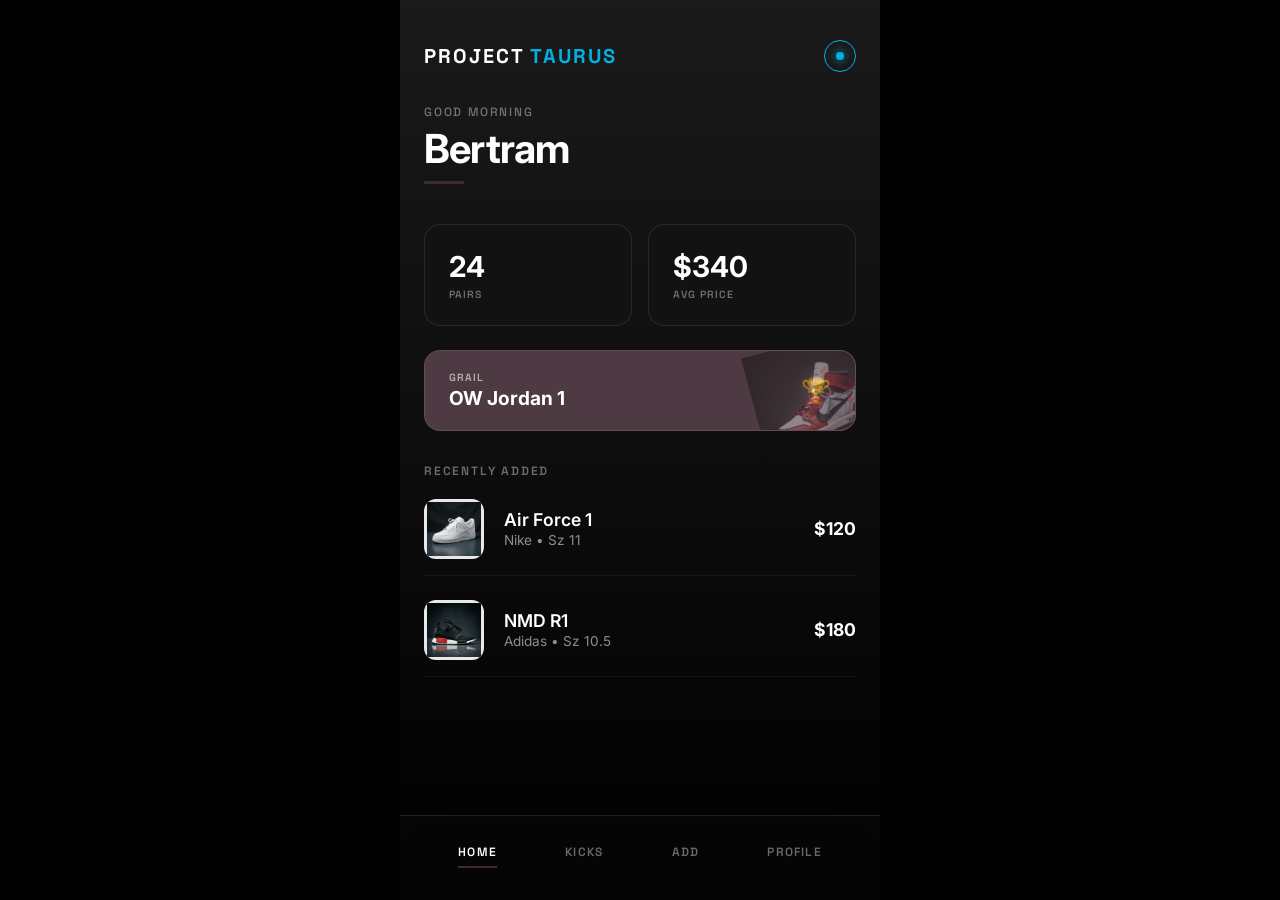
<file: project_taurus/index.html>
<!DOCTYPE html>
<html lang="en">
<head>
    <meta charset="UTF-8">
    <meta name="viewport" content="width=device-width, initial-scale=1.0">
    <title>The Collection — Sneaker Dashboard</title>
    <meta name="description" content="A personal sneaker collection management app designed and built for collectors to catalog and manage their inventory." />
    <meta property="og:title" content="The Collection — Sneaker Dashboard" />
    <meta property="og:description" content="A personal sneaker collection management app designed and built for collectors to catalog and manage their inventory." />
    <meta property="og:type" content="website" />
    <meta property="og:url" content="https://bertrammoore.com/project_taurus/index.html" />
    <meta property="og:image" content="https://bertrammoore.com/project_taurus/img/ow_jordan_1.png" />
    <meta name="twitter:card" content="summary_large_image" />
    <meta name="twitter:title" content="The Collection — Sneaker Dashboard" />
    <meta name="twitter:description" content="A personal sneaker collection management app designed and built for collectors to catalog and manage their inventory." />
    <meta name="twitter:image" content="https://bertrammoore.com/project_taurus/img/ow_jordan_1.png" />
    <link href="https://fonts.googleapis.com/css2?family=Space+Grotesk:wght@300;400;500;600;700&family=Inter:wght@300;400;500;600&display=swap" rel="stylesheet">
    <link rel="stylesheet" href="styles.css">
</head>
<body>
    <div class="app-container">
        <!-- Header -->
        <header class="app-header">
            <div class="header-inner">
                <h1 class="brand">PROJECT <span>TAURUS</span></h1>
                <div class="status-indicator">
                    <div class="dot"></div>
                </div>
            </div>
        </header>

        <main class="dashboard">
            <!-- Greeting -->
            <section class="greeting">
                <span class="kicker">Good Morning</span>
                <h2 class="user-name">Bertram</h2>
                <div class="name-underline"></div>
            </section>

            <!-- Stats Grid -->
            <section class="stats-grid">
                <div class="stat-card">
                    <span class="stat-value">24</span>
                    <span class="stat-label">PAIRS</span>
                </div>
                <div class="stat-card">
                    <span class="stat-value">$340</span>
                    <span class="stat-label">AVG PRICE</span>
                </div>
            </section>

            <!-- Grail Section -->
            <section class="grail-section">
                <div class="grail-card">
                    <div class="grail-info">
                        <span class="grail-label">GRAIL</span>
                        <h3 class="grail-name">OW Jordan 1</h3>
                    </div>
                    <div class="grail-icon">
                        <span class="trophy">🏆</span>
                    </div>
                    <div class="grail-image-preview">
                        <img src="img/ow_jordan_1.png" alt="OW Jordan 1">
                    </div>
                </div>
            </section>

            <!-- Recently Added -->
            <section class="recently-added">
                <h3 class="section-title">RECENTLY ADDED</h3>
                <div class="sneaker-list">
                    <!-- Item 1 -->
                    <div class="sneaker-item">
                        <div class="sneaker-thumb">
                            <img src="img/air_force_1.png" alt="Air Force 1">
                        </div>
                        <div class="sneaker-info">
                            <h4 class="sneaker-name">Air Force 1</h4>
                            <p class="sneaker-meta">Nike • Sz 11</p>
                        </div>
                        <div class="sneaker-price">$120</div>
                    </div>

                    <!-- Item 2 -->
                    <div class="sneaker-item">
                        <div class="sneaker-thumb">
                            <img src="img/nmd_r1.png" alt="NMD R1">
                        </div>
                        <div class="sneaker-info">
                            <h4 class="sneaker-name">NMD R1</h4>
                            <p class="sneaker-meta">Adidas • Sz 10.5</p>
                        </div>
                        <div class="sneaker-price">$180</div>
                    </div>
                </div>
            </section>
        </main>

        <!-- Bottom Navigation -->
        <nav class="bottom-nav">
            <ul>
                <li><a href="#" class="nav-item active">HOME</a></li>
                <li><a href="#" class="nav-item">KICKS</a></li>
                <li><a href="#" class="nav-item">ADD</a></li>
                <li><a href="#" class="nav-item">PROFILE</a></li>
            </ul>
        </nav>
    </div>
</body>
</html>
</file>
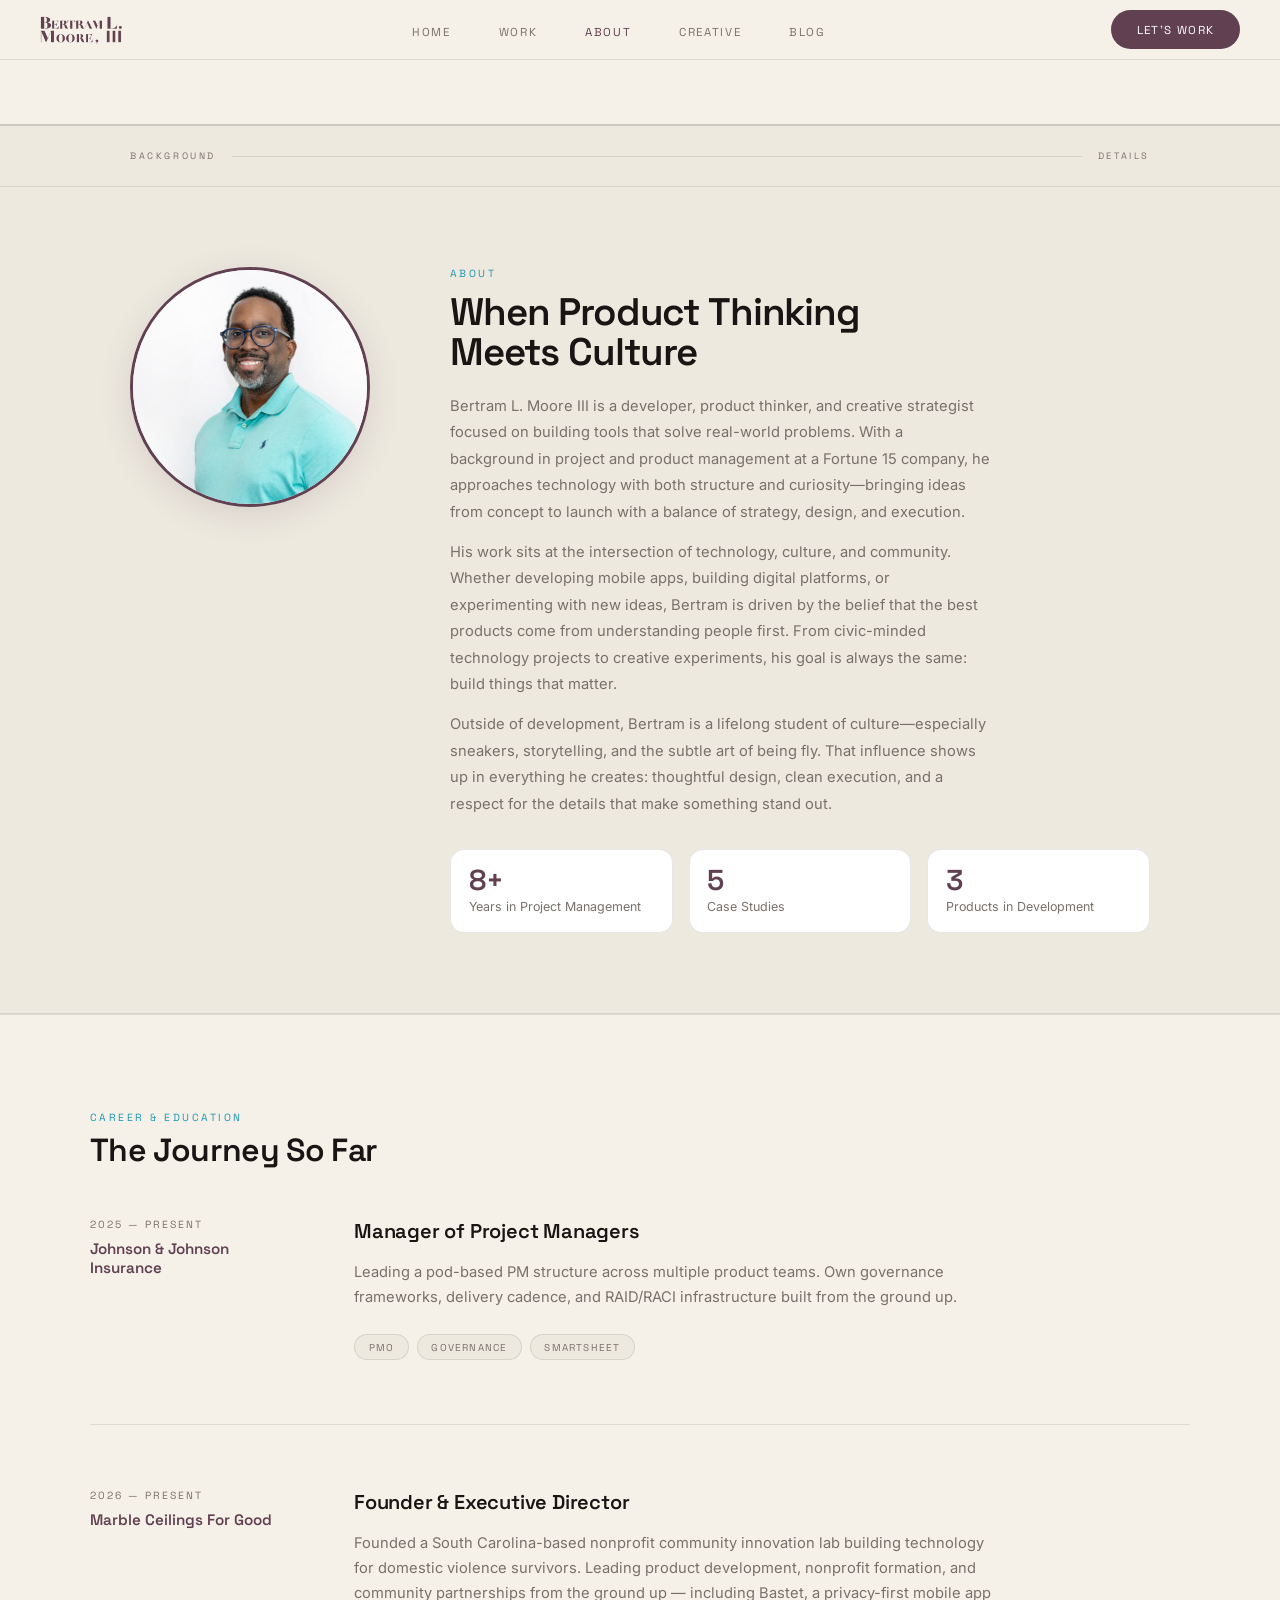
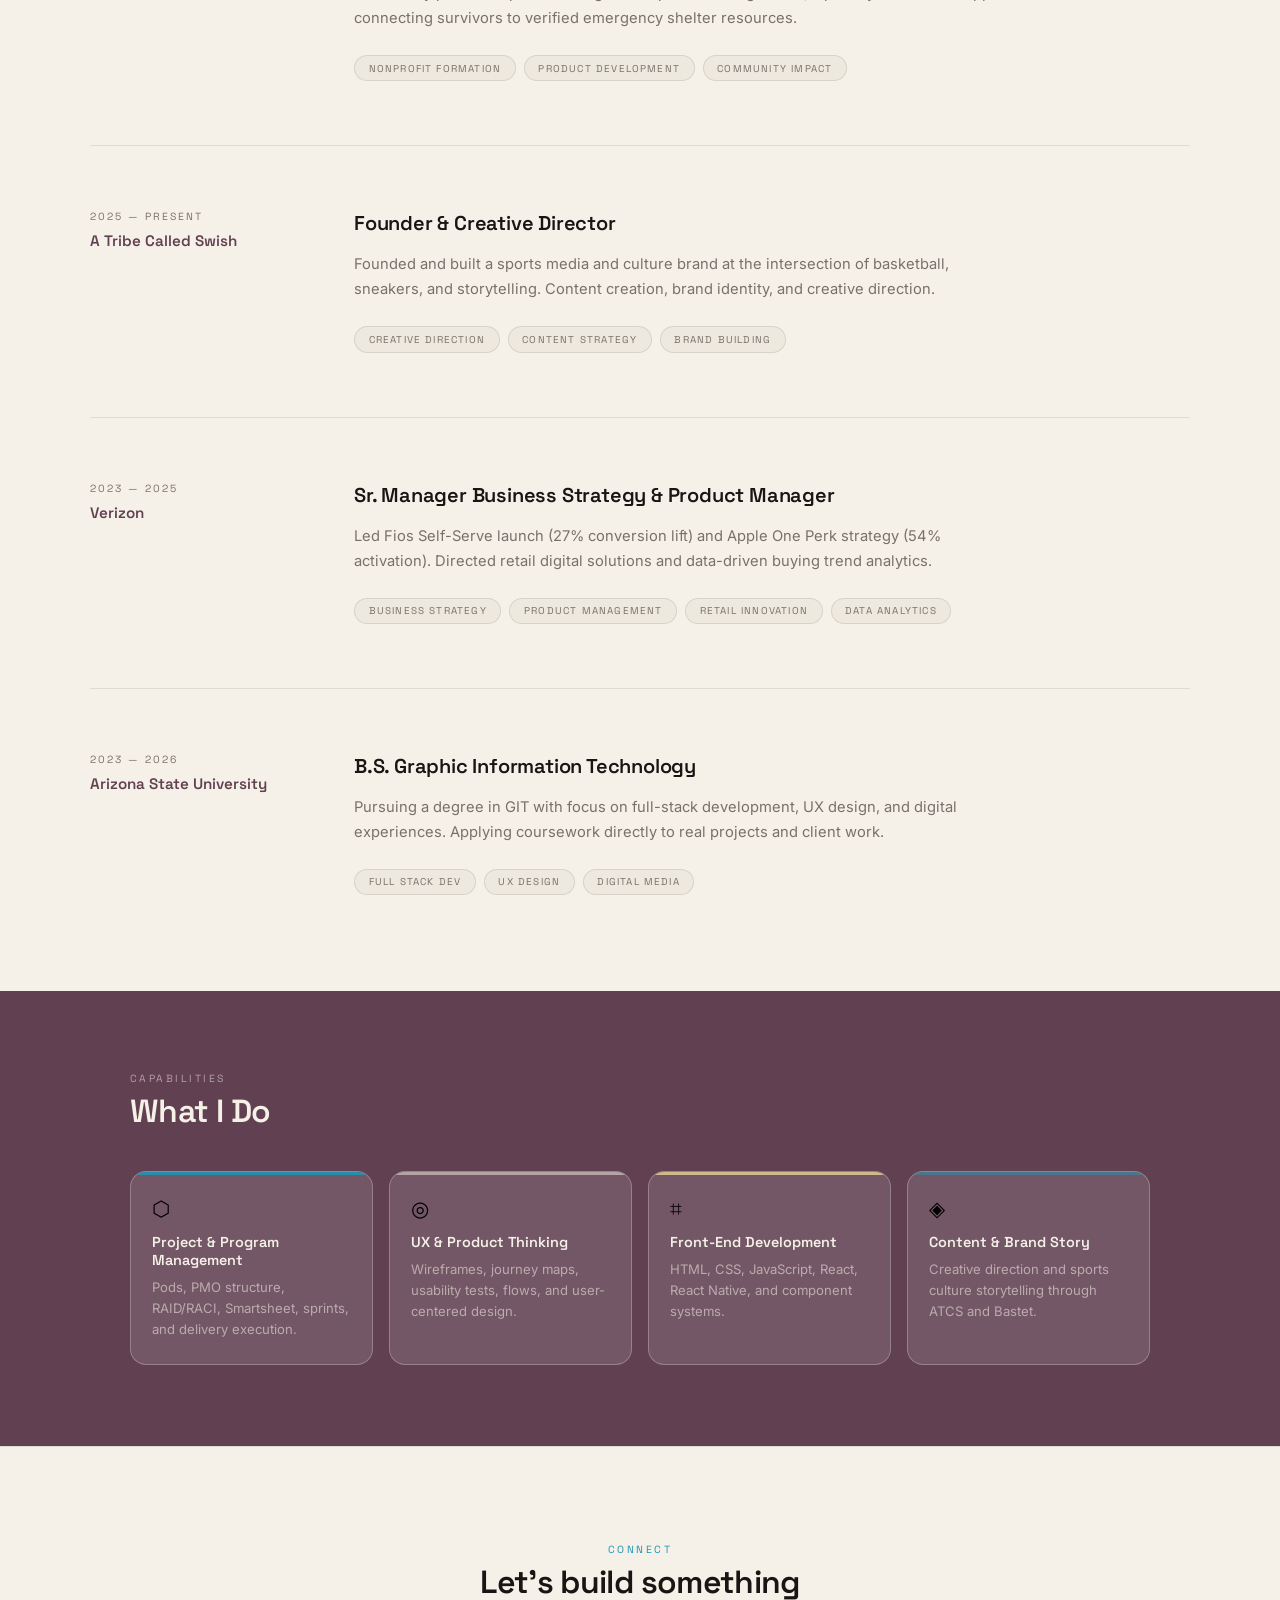
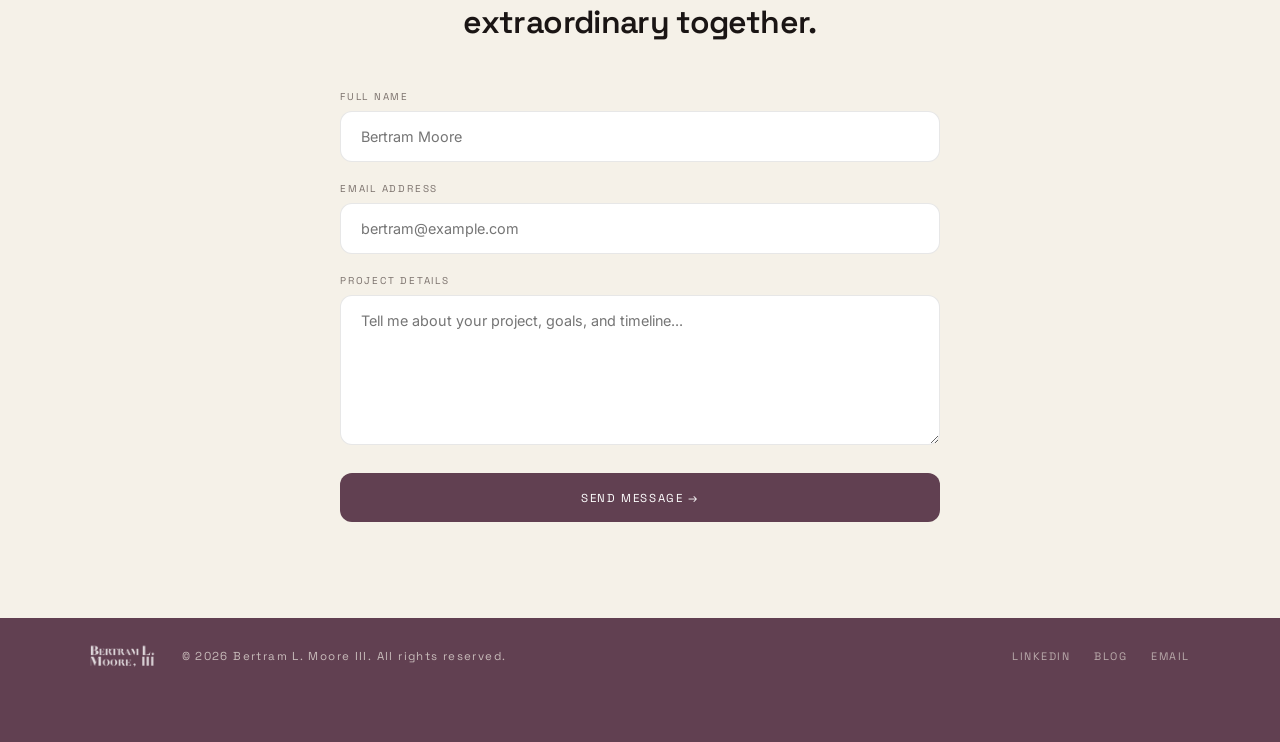
<file: about.html>
<!DOCTYPE html>
<html lang="en">

<head>
  <meta charset="UTF-8" />
  <meta name="viewport" content="width=device-width, initial-scale=1.0" />
  <title>About | Bertram L. Moore III</title>
  <meta name="description" content="Learn about Bertram L. Moore III, a digital product designer and developer." />
  <meta property="og:title" content="About | Bertram L. Moore III" />
  <meta property="og:description" content="Learn about Bertram L. Moore III, a digital product designer and developer." />
  <meta property="og:type" content="website" />
  <meta property="og:url" content="https://bertrammoore.com/about.html" />
  <meta property="og:image" content="https://bertrammoore.com/portrait-bertram.jpg" />
  <meta name="twitter:card" content="summary_large_image" />
  <meta name="twitter:title" content="About | Bertram L. Moore III" />
  <meta name="twitter:description" content="Learn about Bertram L. Moore III, a digital product designer and developer." />
  <meta name="twitter:image" content="https://bertrammoore.com/portrait-bertram.jpg" />
  <link rel="icon" href="bm-logo.png" type="image/png" />
  <link rel="canonical" href="https://bertrammoore.com/about.html" />
  <link rel="preconnect" href="https://fonts.googleapis.com" />
  <link rel="preconnect" href="https://fonts.gstatic.com" crossorigin />
  <link
    href="https://fonts.googleapis.com/css2?family=Space+Grotesk:wght@300;400;500;600;700&family=Inter:wght@300;400;500&display=swap"
    rel="stylesheet" />
  <style>
    *,
    *::before,
    *::after {
      box-sizing: border-box;
      margin: 0;
      padding: 0;
    }

    :root {
      --bg: #f5f1e8;
      --bg-warm: #ede9df;
      --surface: #ffffff;
      --eggplant: #614051;
      --eggplant-lt: rgba(97, 64, 81, 0.07);
      --blue: #1e95b2;
      --blue-lt: rgba(30, 149, 178, 0.1);
      --gold: #dcc48e;
      --gold-dk: #b89a5c;
      --text: #1a1514;
      --muted: #7a706b;
      --rule: rgba(26, 21, 20, 0.1);
      --rule-heavy: rgba(26, 21, 20, 0.2);

      /* Animation Timing Variables */
      --intro-door-close: 1.5s;
      --intro-door-delay: 1.4s;
      --intro-exit-delay: calc(var(--intro-door-delay) + var(--intro-door-close) + 0.3s);
      --hero-fade-start: calc(var(--intro-exit-delay) - 0.1s);
    }

    html {
      scroll-behavior: smooth;
    }

    body {
      background: var(--bg);
      font-family: 'Inter', sans-serif;
      -webkit-font-smoothing: antialiased;
      overflow-x: hidden;
    }

    /* ══════════════════════════════════════
   INTRO — Elevator Door Sequence
══════════════════════════════════════ */

    #intro {
      position: fixed;
      inset: 0;
      z-index: 1000;
      display: flex;
      align-items: center;
      justify-content: center;
      pointer-events: none;
    }

    /* The name — sits in the center, fades in first */
    .intro-name {
      position: absolute;
      z-index: 5;
      text-align: center;
      font-family: 'Space Grotesk', sans-serif;
      font-size: clamp(1.8rem, 4vw, 3rem);
      font-weight: 600;
      letter-spacing: 0.08em;
      color: var(--eggplant);
      opacity: 0;
      animation: nameReveal 0.8s ease 0.3s forwards;
    }

    .intro-name span {
      display: block;
      font-size: clamp(0.7rem, 1.2vw, 0.9rem);
      font-weight: 400;
      letter-spacing: 0.32em;
      text-transform: uppercase;
      color: var(--muted);
      margin-top: 0.6rem;
    }

    /* Left door */
    .door-left {
      position: absolute;
      top: 0;
      left: 0;
      width: 50%;
      height: 100%;
      background: var(--bg);
      transform: translateX(-100%);
      animation: doorCloseLeft var(--intro-door-close) cubic-bezier(0.76, 0, 0.24, 1) var(--intro-door-delay) forwards;
      border-right: 2px solid rgba(97, 64, 81, 0.15);
    }

    /* Right door */
    .door-right {
      position: absolute;
      top: 0;
      right: 0;
      width: 50%;
      height: 100%;
      background: #1c1014;
      transform: translateX(100%);
      animation: doorCloseRight var(--intro-door-close) cubic-bezier(0.76, 0, 0.24, 1) var(--intro-door-delay) forwards;
      border-left: 2px solid rgba(97, 64, 81, 0.15);
    }

    /* After doors close, fade the whole intro out */
    #intro {
      animation: introExit 0.01s ease var(--intro-exit-delay) forwards;
    }

    @keyframes nameReveal {
      from {
        opacity: 0;
        transform: translateY(8px);
      }

      to {
        opacity: 1;
        transform: translateY(0);
      }
    }

    @keyframes doorCloseLeft {
      from {
        transform: translateX(-100%);
      }

      to {
        transform: translateX(0);
      }
    }

    @keyframes doorCloseRight {
      from {
        transform: translateX(100%);
      }

      to {
        transform: translateX(0);
      }
    }

    @keyframes introExit {
      to {
        display: none;
        pointer-events: none;
        visibility: hidden;
      }
    }


    /* ── PROJECTS ── */
    .projects {
      max-width: 1100px;
      margin: 0 auto;
      padding: 5rem 2.5rem;
      border-top: 2px solid var(--rule-heavy);
    }

    .project-feat {
      display: grid;
      grid-template-columns: 1.1fr 1fr;
      border-radius: 20px;
      overflow: hidden;
      border: 1px solid var(--rule);
      box-shadow: 0 4px 24px rgba(26, 21, 20, 0.07);
      margin-bottom: 1.25rem;
      background: var(--surface);
      min-height: 320px;
      transition: box-shadow 0.25s, transform 0.25s;
    }

    .project-feat:hover {
      box-shadow: 0 12px 40px rgba(26, 21, 20, 0.13);
      transform: translateY(-3px);
    }

    .project-feat-img {
      background: linear-gradient(135deg, rgba(97, 64, 81, 0.7), rgba(30, 149, 178, 0.4)),
        repeating-linear-gradient(45deg, rgba(245, 241, 232, 0.04) 0, rgba(245, 241, 232, 0.04) 1px, transparent 1px, transparent 10px);
      display: flex;
      align-items: center;
      justify-content: center;
      min-height: 260px;
    }

    .project-feat-img-label {
      font-family: "Space Grotesk", sans-serif;
      font-size: 0.6rem;
      letter-spacing: 0.2em;
      text-transform: uppercase;
      color: rgba(245, 241, 232, 0.35);
    }

    .project-feat-body {
      padding: 2.25rem 2rem;
      display: flex;
      flex-direction: column;
      justify-content: space-between;
      border-left: 1px solid var(--rule);
    }

    .project-num {
      font-family: "Space Grotesk", sans-serif;
      font-size: 0.62rem;
      letter-spacing: 0.2em;
      text-transform: uppercase;
      color: var(--muted);
      margin-bottom: 0.5rem;
    }

    .project-pills {
      display: flex;
      flex-wrap: wrap;
      gap: 0.4rem;
      margin-bottom: 0.75rem;
    }

    .pill {
      font-family: "Space Grotesk", sans-serif;
      font-size: 0.62rem;
      letter-spacing: 0.12em;
      text-transform: uppercase;
      padding: 0.2rem 0.65rem;
      border-radius: 999px;
      border: 1px solid rgba(30, 149, 178, 0.3);
      color: var(--blue);
    }

    .pill.egg {
      border-color: rgba(97, 64, 81, 0.3);
      color: var(--eggplant);
    }

    .project-title-lg {
      font-family: "Space Grotesk", sans-serif;
      font-size: 1.6rem;
      font-weight: 600;
      letter-spacing: -0.02em;
      line-height: 1.15;
      padding-bottom: 0.1em;
      color: var(--text);
      margin-bottom: 0.75rem;
    }

    .project-desc {
      font-size: 0.88rem;
      color: var(--muted);
      line-height: 1.65;
      margin-bottom: 1.5rem;
    }

    .project-link {
      font-family: "Space Grotesk", sans-serif;
      font-size: 0.72rem;
      letter-spacing: 0.14em;
      text-transform: uppercase;
      text-decoration: none;
      color: var(--eggplant);
      display: inline-flex;
      align-items: center;
      gap: 0.5rem;
      transition: gap 0.2s;
    }

    .project-link:hover {
      gap: 0.9rem;
    }

    .project-link::after {
      content: "→";
    }

    .projects-row {
      display: grid;
      grid-template-columns: 1fr 1fr;
      gap: 1.25rem;
    }

    .project-card {
      background: var(--surface);
      border-radius: 16px;
      border: 1px solid var(--rule);
      overflow: hidden;
      box-shadow: 0 2px 12px rgba(26, 21, 20, 0.05);
      transition: box-shadow 0.2s, transform 0.2s;
    }

    .project-card:hover {
      box-shadow: 0 8px 28px rgba(26, 21, 20, 0.1);
      transform: translateY(-3px);
    }

    .card-img {
      height: 130px;
      background: linear-gradient(135deg, rgba(30, 149, 178, 0.15), rgba(97, 64, 81, 0.1));
      display: flex;
      align-items: center;
      justify-content: center;
    }

    .card-img span {
      font-family: "Space Grotesk", sans-serif;
      font-size: 0.6rem;
      letter-spacing: 0.18em;
      text-transform: uppercase;
      color: var(--muted);
      opacity: 0.5;
    }

    .card-body {
      padding: 1.25rem 1.4rem 1.5rem;
    }

    .card-title {
      font-family: "Space Grotesk", sans-serif;
      font-size: 1.05rem;
      font-weight: 600;
      letter-spacing: -0.01em;
      color: var(--text);
      margin-bottom: 0.4rem;
    }

    .card-desc {
      font-size: 0.84rem;
      color: var(--muted);
      line-height: 1.6;
      margin-bottom: 1rem;
    }

    /* ── ABOUT ── */
    .about {
      background: var(--bg-warm);
      border-top: 1px solid var(--rule);
      border-bottom: 1px solid var(--rule);
    }

    .about-inner {
      max-width: 1100px;
      margin: 0 auto;
      padding: 5rem 2.5rem;
      display: grid;
      grid-template-columns: 240px 1fr;
      gap: 5rem;
      align-items: start;
    }

    .about-portrait {
      width: 240px;
      height: 240px;
      border-radius: 50%;
      background: var(--bg);
      border: 3px solid var(--eggplant);
      display: flex;
      align-items: center;
      justify-content: center;
      box-shadow: 0 8px 32px rgba(97, 64, 81, 0.15);
      overflow: hidden;
      flex-shrink: 0;
    }

    .about-portrait span {
      font-size: 0.6rem;
      letter-spacing: 0.14em;
      text-transform: uppercase;
      color: var(--muted);
    }

    .about-kicker {
      font-family: "Space Grotesk", sans-serif;
      font-size: 0.65rem;
      letter-spacing: 0.24em;
      text-transform: uppercase;
      color: var(--blue);
      margin-bottom: 0.75rem;
    }

    .about-hl {
      font-family: "Space Grotesk", sans-serif;
      font-size: clamp(1.8rem, 3vw, 2.6rem);
      font-weight: 600;
      letter-spacing: -0.03em;
      line-height: 1.05;
      color: var(--text);
      margin-bottom: 1.25rem;
    }

    .about-p {
      font-size: 0.92rem;
      color: var(--muted);
      line-height: 1.8;
      margin-bottom: 0.85rem;
      max-width: 540px;
    }

    .about-facts {
      display: grid;
      grid-template-columns: repeat(3, 1fr);
      gap: 1rem;
      margin-top: 2rem;
    }

    .about-fact {
      background: var(--surface);
      border-radius: 14px;
      padding: 1rem 1.1rem;
      border: 1px solid var(--rule);
      transition: all 0.3s ease;
      position: relative;
      z-index: 1;
    }

    .about-fact:hover {
      transform: translateY(-5px);
      border-color: var(--blue);
      box-shadow: 0 0 20px rgba(30, 149, 178, 0.2);
      animation: pulseGlow 2s infinite;
    }

    @keyframes pulseGlow {
      0% {
        box-shadow: 0 0 10px rgba(30, 149, 178, 0.2);
      }

      50% {
        box-shadow: 0 0 25px rgba(30, 149, 178, 0.5), 0 0 10px rgba(30, 149, 178, 0.3);
      }

      100% {
        box-shadow: 0 0 10px rgba(30, 149, 178, 0.2);
      }
    }

    /* ── CONTACT ── */
    .contact {
      background: var(--bg);
      border-top: 1px solid var(--rule);
      padding: 6rem 2.5rem;
    }

    .contact-inner {
      max-width: 600px;
      margin: 0 auto;
      text-align: center;
    }

    .contact-form {
      margin-top: 3rem;
      display: grid;
      gap: 1.25rem;
      text-align: left;
    }

    .form-group {
      display: flex;
      flex-direction: column;
      gap: 0.5rem;
    }

    .form-label {
      font-family: 'Space Grotesk', sans-serif;
      font-size: 0.62rem;
      letter-spacing: 0.18em;
      text-transform: uppercase;
      color: var(--muted);
    }

    .form-input,
    .form-textarea {
      background: var(--surface);
      border: 1px solid var(--rule);
      border-radius: 12px;
      padding: 1rem 1.25rem;
      font-family: 'Inter', sans-serif;
      font-size: 0.9rem;
      color: var(--text);
      transition: all 0.2s;
    }

    .form-input:focus,
    .form-textarea:focus {
      outline: none;
      border-color: var(--blue);
      box-shadow: 0 0 0 4px var(--blue-lt);
    }

    .form-textarea {
      min-height: 150px;
      resize: vertical;
    }

    .btn-submit {
      font-family: 'Space Grotesk', sans-serif;
      font-size: 0.72rem;
      letter-spacing: 0.14em;
      text-transform: uppercase;
      background: var(--eggplant);
      color: #fff;
      border: none;
      padding: 1.1rem;
      border-radius: 12px;
      cursor: pointer;
      transition: all 0.2s;
      margin-top: 0.5rem;
    }

    .btn-submit:hover {
      filter: brightness(1.1);
      transform: translateY(-2px);
      box-shadow: 0 8px 24px rgba(97, 64, 81, 0.25);
    }

    /* ── MOBILE MENU ── */
    .menu-toggle {
      display: none;
      flex-direction: column;
      gap: 5px;
      cursor: pointer;
      z-index: 1001;
      padding: 0.5rem;
    }

    .menu-toggle span {
      display: block;
      width: 22px;
      height: 2px;
      background: var(--text);
      transition: transform 0.3s, opacity 0.3s;
    }

    .nav-mobile {
      position: fixed;
      inset: 0;
      background: rgba(10, 8, 7, 0.95);
      backdrop-filter: blur(20px);
      -webkit-backdrop-filter: blur(20px);
      z-index: 1000;
      display: flex;
      flex-direction: column;
      align-items: center;
      justify-content: center;
      gap: 2.5rem;
      opacity: 0;
      pointer-events: none;
      transition: opacity 0.4s ease;
    }

    .nav-mobile.active {
      opacity: 1;
      pointer-events: auto;
    }

    .nav-mobile a {
      font-family: 'Space Grotesk', sans-serif;
      font-size: 1.5rem;
      letter-spacing: 0.15em;
      text-transform: uppercase;
      text-decoration: none;
      color: #fff;
      opacity: 0.7;
      transition: opacity 0.3s;
      padding: 0.5rem;
    }

    .nav-mobile a:hover {
      opacity: 1;
    }

    /* Toggle Animation */
    .menu-toggle.active span:nth-child(1) {
      transform: translateY(7px) rotate(45deg);
    }

    .menu-toggle.active span:nth-child(2) {
      opacity: 0;
    }

    .menu-toggle.active span:nth-child(3) {
      transform: translateY(-7px) rotate(-45deg);
    }

    .fact-num {
      font-family: "Space Grotesk", sans-serif;
      font-size: 1.8rem;
      font-weight: 600;
      color: var(--eggplant);
      line-height: 1;
      margin-bottom: 0.2rem;
    }

    .fact-label {
      font-size: 0.78rem;
      color: var(--muted);
      line-height: 1.4;
    }

    /* ── EXPERIENCE SECTION ── */
    .experience {
      padding: 6rem 2.5rem;
      background: var(--bg);
      border-top: 1px solid var(--rule);
    }

    .experience-inner {
      max-width: 1100px;
      margin: 0 auto;
    }

    .experience-grid {
      display: grid;
      gap: 4rem;
      margin-top: 3rem;
    }

    .exp-item {
      display: grid;
      grid-template-columns: 200px 1fr;
      gap: 4rem;
      align-items: start;
      padding-bottom: 4rem;
      border-bottom: 1px solid var(--rule);
    }

    .exp-item:last-child {
      border-bottom: none;
      padding-bottom: 0;
    }

    .exp-meta {
      font-family: 'Space Grotesk', sans-serif;
    }

    .exp-date {
      font-size: 0.65rem;
      letter-spacing: 0.2em;
      color: var(--muted);
      margin-bottom: 0.5rem;
    }

    .exp-company {
      font-size: 0.95rem;
      font-weight: 600;
      color: var(--eggplant);
    }

    .exp-title {
      font-family: 'Space Grotesk', sans-serif;
      font-size: 1.25rem;
      font-weight: 600;
      color: var(--text);
      margin-bottom: 1rem;
      letter-spacing: -0.01em;
    }

    .exp-desc {
      font-size: 0.92rem;
      color: var(--muted);
      line-height: 1.7;
      margin-bottom: 1.5rem;
      max-width: 650px;
    }

    .exp-pills {
      display: flex;
      flex-wrap: wrap;
      gap: 0.5rem;
    }

    .exp-pill {
      font-family: 'Space Grotesk', sans-serif;
      font-size: 0.62rem;
      letter-spacing: 0.12em;
      text-transform: uppercase;
      padding: 0.35rem 0.85rem;
      border-radius: 999px;
      background: var(--bg-warm);
      border: 1px solid var(--rule);
      color: var(--muted);
    }

    @media (max-width: 768px) {
      .exp-item {
        grid-template-columns: 1fr;
        gap: 1rem;
      }

      .experience {
        padding: 4rem 1.5rem;
      }
    }

    /* ── SKILLS ── */
    .skills {
      background: var(--eggplant);
      border-top: 1px solid rgba(97, 64, 81, 0.2);
      border-bottom: 1px solid rgba(97, 64, 81, 0.2);
    }

    .skills-inner {
      max-width: 1100px;
      margin: 0 auto;
      padding: 5rem 2.5rem;
    }

    .skills .eyebrow {
      color: rgba(245, 241, 232, 0.55);
    }

    .skills .section-title {
      color: #f5f1e8;
    }

    .skills .skills-grid {
      display: grid;
      grid-template-columns: repeat(4, 1fr);
      gap: 1rem;
      margin-top: 2.5rem;
    }

    .skills .skill-card {
      background: rgba(255, 255, 255, 0.12);
      border-radius: 16px;
      padding: 1.5rem 1.3rem;
      border: 1px solid rgba(255, 255, 255, 0.25);
      backdrop-filter: blur(8px);
      position: relative;
      overflow: hidden;
      transition: background 0.2s, transform 0.2s, box-shadow 0.2s;
    }

    .skills .skill-card:hover {
      background: rgba(255, 255, 255, 0.2);
      transform: translateY(-2px);
      box-shadow: 0 8px 28px rgba(0, 0, 0, 0.15);
    }

    .skills .skill-card::before {
      content: "";
      position: absolute;
      top: 0;
      left: 0;
      right: 0;
      height: 3px;
    }

    .skills .skill-card:nth-child(1)::before {
      background: var(--blue);
      opacity: 0.9;
    }

    .skills .skill-card:nth-child(2)::before {
      background: #f5f1e8;
      opacity: 0.5;
    }

    .skills .skill-card:nth-child(3)::before {
      background: var(--gold);
      opacity: 0.9;
    }

    .skills .skill-card:nth-child(4)::before {
      background: var(--blue);
      opacity: 0.5;
    }

    .skill-title {
      font-family: "Space Grotesk", sans-serif;
      font-size: 0.9rem;
      font-weight: 600;
      color: #f5f1e8;
      margin-bottom: 0.5rem;
    }

    /* ══════════════════════════════════════
   NAV
══════════════════════════════════════ */
    nav {
      position: sticky;
      top: 0;
      z-index: 100;
      display: flex;
      align-items: center;
      justify-content: space-between;
      padding: 0 2.5rem;
      height: 60px;
      background: rgba(245, 241, 232, 0.9);
      backdrop-filter: blur(16px);
      border-bottom: 1px solid var(--rule);
      opacity: 0;
      animation: fadeDown 0.6s ease calc(var(--hero-fade-start) + 0.2s) forwards;
    }

    .nav-logo {
      display: flex;
      align-items: center;
      gap: 0.75rem;
    }

    .nav-mark-custom {
      display: flex;
      align-items: center;
      justify-content: center;
    }

    .nav-name {
      font-size: 0.88rem;
      font-weight: 600;
      color: var(--text);
    }

    .nav-links {
      display: flex;
      gap: 2rem;
      list-style: none;
    }

    .nav-links a {
      font-family: 'Space Grotesk', sans-serif;
      font-size: 0.72rem;
      letter-spacing: 0.14em;
      text-transform: uppercase;
      text-decoration: none;
      color: var(--muted);
      transition: color 0.2s;
      padding: 0.5rem;
    }

    .nav-links a:hover,
    .nav-links a.active {
      color: var(--eggplant);
    }

    .nav-cta {
      font-family: 'Space Grotesk', sans-serif;
      font-size: 0.72rem;
      letter-spacing: 0.12em;
      text-transform: uppercase;
      text-decoration: none;
      padding: 0.8rem 1.6rem;
      border-radius: 999px;
      background: var(--eggplant);
      color: #fff;
      transition: all 0.2s;
    }

    .nav-cta:hover {
      filter: brightness(1.1);
      box-shadow: 0 6px 18px rgba(97, 64, 81, 0.35);
    }

    /* ══════════════════════════════════════
   HERO B — Split Scene
══════════════════════════════════════ */
    .hero {
      position: relative;
      min-height: 100vh;
      display: grid;
      grid-template-columns: 1.1fr 1fr;
      overflow: hidden;
      opacity: 0;
      animation: fadeIn 0.8s ease var(--hero-fade-start) forwards;
    }

    /* LEFT — dark cinematic panel */
    .hero-left {
      background: #1c1014;
      position: relative;
      display: flex;
      flex-direction: column;
      justify-content: space-between;
      padding: 3.5rem;
      overflow: hidden;
    }

    /* Ambient glows */
    .hero-left::before {
      content: '';
      position: absolute;
      bottom: -20%;
      left: -10%;
      width: 70%;
      height: 70%;
      background: radial-gradient(circle, rgba(97, 64, 81, 0.4), transparent 70%);
      filter: blur(60px);
      pointer-events: none;
    }

    .hero-left::after {
      content: '';
      position: absolute;
      top: -10%;
      right: -10%;
      width: 50%;
      height: 50%;
      background: radial-gradient(circle, rgba(30, 149, 178, 0.15), transparent 70%);
      filter: blur(40px);
      pointer-events: none;
    }

    /* Film grain */
    .hero-grain {
      position: absolute;
      inset: 0;
      z-index: 1;
      pointer-events: none;
      background-image: url("data:image/svg+xml,%3Csvg viewBox='0 0 200 200' xmlns='http://www.w3.org/2000/svg'%3E%3Cfilter id='n'%3E%3CfeTurbulence type='fractalNoise' baseFrequency='0.75' numOctaves='4' stitchTiles='stitch'/%3E%3C/filter%3E%3Crect width='100%25' height='100%25' filter='url(%23n)' opacity='0.04'/%3E%3C/svg%3E");
      opacity: 0.5;
    }

    .hero-top {
      position: relative;
      z-index: 2;
      display: flex;
      align-items: center;
      justify-content: space-between;
      opacity: 0;
      animation: fadeDown 0.7s ease calc(var(--hero-fade-start) + 0.3s) forwards;
    }

    .hero-mark {
      width: 40px;
      height: 40px;
      border-radius: 10px;
      background: var(--eggplant);
      display: flex;
      align-items: center;
      justify-content: center;
      font-family: 'Space Grotesk', sans-serif;
      font-size: 0.72rem;
      font-weight: 700;
      color: #fff;
      letter-spacing: 0.04em;
    }

    .hero-year {
      font-family: 'Space Grotesk', sans-serif;
      font-size: 0.58rem;
      letter-spacing: 0.28em;
      text-transform: uppercase;
      color: var(--gold);
    }

    .hero-headline {
      position: relative;
      z-index: 2;
      flex: 1;
      display: flex;
      flex-direction: column;
      justify-content: center;
      padding: 3rem 0;
    }

    .hero-kicker {
      font-family: 'Space Grotesk', sans-serif;
      font-size: 0.58rem;
      letter-spacing: 0.32em;
      text-transform: uppercase;
      color: var(--blue);
      margin-bottom: 1.75rem;
      display: flex;
      align-items: center;
      gap: 0.6rem;
      opacity: 0;
      animation: fadeUp 0.8s ease calc(var(--hero-fade-start) + 0.5s) forwards;
    }

    .hero-kicker::before {
      content: '';
      display: block;
      width: 24px;
      height: 1px;
      background: var(--blue);
    }

    .hero-title {
      font-family: 'Space Grotesk', sans-serif;
      font-size: clamp(3.5rem, 6.5vw, 6.5rem);
      font-weight: 700;
      letter-spacing: -0.04em;
      line-height: 1.15;
      padding-bottom: 0.1em;
      color: #f5f1e8;
      margin-bottom: 2.5rem;
      opacity: 0;
      animation: fadeUp 0.9s ease calc(var(--hero-fade-start) + 0.65s) forwards;
    }

    .hero-title .stroke {
      display: block;
      color: transparent;
      -webkit-text-stroke: 1.5px rgba(245, 241, 232, 0.35);
    }

    .hero-title .gold {
      display: block;
      background: linear-gradient(90deg, var(--gold), #f0d9a0);
      -webkit-background-clip: text;
      -webkit-text-fill-color: transparent;
      background-clip: text;
    }

    .hero-sub {
      font-size: 0.9rem;
      color: rgba(245, 241, 232, 0.5);
      max-width: 340px;
      line-height: 1.75;
      opacity: 0;
      animation: fadeUp 0.8s ease calc(var(--hero-fade-start) + 0.8s) forwards;
    }

    .hero-bottom {
      position: relative;
      z-index: 2;
      display: flex;
      align-items: center;
      justify-content: space-between;
      padding-top: 2rem;
      border-top: 1px solid rgba(245, 241, 232, 0.08);
      opacity: 0;
      animation: fadeUp 0.8s ease calc(var(--hero-fade-start) + 1s) forwards;
    }

    .hero-ctas {
      display: flex;
      gap: 0.6rem;
    }

    .btn-egg {
      font-family: 'Space Grotesk', sans-serif;
      font-size: 0.68rem;
      letter-spacing: 0.14em;
      text-transform: uppercase;
      text-decoration: none;
      padding: 0.65rem 1.4rem;
      border-radius: 999px;
      background: var(--eggplant);
      border: 1px solid transparent;
      color: #fff;
      transition: all 0.2s;
    }

    .btn-egg:hover {
      filter: brightness(1.1);
      box-shadow: 0 6px 20px rgba(97, 64, 81, 0.4);
    }

    .btn-light {
      font-family: 'Space Grotesk', sans-serif;
      font-size: 0.68rem;
      letter-spacing: 0.14em;
      text-transform: uppercase;
      text-decoration: none;
      padding: 0.65rem 1.4rem;
      border-radius: 999px;
      background: rgba(245, 241, 232, 0.08);
      border: 1px solid rgba(245, 241, 232, 0.15);
      color: rgba(245, 241, 232, 0.7);
      transition: all 0.2s;
    }

    .btn-light:hover {
      background: rgba(245, 241, 232, 0.15);
      color: #f5f1e8;
    }

    .hero-scroll {
      font-family: 'Space Grotesk', sans-serif;
      font-size: 0.55rem;
      letter-spacing: 0.24em;
      text-transform: uppercase;
      color: rgba(245, 241, 232, 0.25);
      writing-mode: vertical-rl;
    }

    /* RIGHT — cream panel */
    .hero-right {
      background: var(--bg);
      position: relative;
      display: flex;
      flex-direction: column;
      justify-content: center;
      padding: 3.5rem;
      border-left: 1px solid var(--rule-heavy);
      opacity: 0;
      animation: fadeLeft 0.9s ease calc(var(--hero-fade-start) + 0.4s) forwards;
    }

    .hero-right::before {
      content: '';
      position: absolute;
      left: 0;
      top: 15%;
      bottom: 15%;
      width: 3px;
      background: linear-gradient(to bottom, transparent, var(--eggplant) 30%, var(--blue) 70%, transparent);
    }

    .hero-right-label {
      font-family: 'Space Grotesk', sans-serif;
      font-size: 0.58rem;
      letter-spacing: 0.28em;
      text-transform: uppercase;
      color: var(--muted);
      margin-bottom: 2rem;
      padding-bottom: 1rem;
      border-bottom: 1px solid var(--rule);
    }

    .hero-cards {
      display: flex;
      flex-direction: column;
      gap: 0.85rem;
      margin-bottom: 3rem;
    }

    .status-card {
      background: var(--surface);
      border-radius: 14px;
      padding: 1.1rem 1.25rem;
      border: 1px solid var(--rule);
      box-shadow: 0 2px 16px rgba(26, 21, 20, 0.05);
      display: flex;
      align-items: flex-start;
      gap: 0.9rem;
      transition: box-shadow 0.2s, transform 0.2s;
    }

    .status-card:hover {
      box-shadow: 0 6px 24px rgba(26, 21, 20, 0.1);
      transform: translateY(-2px);
    }

    .status-icon {
      width: 36px;
      height: 36px;
      border-radius: 10px;
      display: flex;
      align-items: center;
      justify-content: center;
      font-size: 1rem;
      flex-shrink: 0;
    }

    .si-egg {
      background: rgba(97, 64, 81, 0.1);
    }

    .si-blue {
      background: rgba(30, 149, 178, 0.1);
    }

    .si-gold {
      background: rgba(220, 196, 142, 0.25);
    }

    .status-label {
      font-family: 'Space Grotesk', sans-serif;
      font-size: 0.58rem;
      letter-spacing: 0.18em;
      text-transform: uppercase;
      color: var(--muted);
      margin-bottom: 0.2rem;
    }

    .status-value {
      font-size: 0.85rem;
      font-weight: 500;
      color: var(--text);
      line-height: 1.35;
    }

    .hero-right-footer {
      padding-top: 2rem;
      border-top: 1px solid var(--rule);
    }

    .hero-tags {
      display: flex;
      flex-wrap: wrap;
      gap: 0.5rem;
      margin-bottom: 1.5rem;
    }

    .hero-tag {
      font-family: 'Space Grotesk', sans-serif;
      font-size: 0.6rem;
      letter-spacing: 0.1em;
      text-transform: uppercase;
      padding: 0.28rem 0.75rem;
      border-radius: 999px;
      border: 1px solid var(--rule);
      color: var(--muted);
      background: var(--surface);
    }

    .hero-social {
      display: flex;
      gap: 1.5rem;
    }

    .hero-social a {
      font-family: 'Space Grotesk', sans-serif;
      font-size: 0.6rem;
      letter-spacing: 0.18em;
      text-transform: uppercase;
      text-decoration: none;
      color: var(--muted);
      transition: color 0.2s;
    }

    .hero-social a:hover {
      color: var(--blue);
    }

    /* ══════════════════════════════════════
   REST OF PAGE (Concept 4 sections)
══════════════════════════════════════ */
    .page-content {
      opacity: 0;
      animation: fadeIn 0.8s ease calc(var(--hero-fade-start) + 0.7s) forwards;
    }

    /* Projects teaser */
    .projects-teaser {
      max-width: 1100px;
      margin: 0 auto;
      padding: 5rem 2.5rem;
      border-bottom: 1px solid var(--rule);
    }

    .eyebrow {
      font-family: 'Space Grotesk', sans-serif;
      font-size: 0.65rem;
      letter-spacing: 0.24em;
      text-transform: uppercase;
      color: var(--blue);
      margin-bottom: 0.35rem;
    }

    .section-title {
      font-family: 'Space Grotesk', sans-serif;
      font-size: clamp(1.4rem, 2.5vw, 2rem);
      font-weight: 600;
      letter-spacing: -0.02em;
      color: var(--text);
      margin-bottom: 2.5rem;
    }

    .section-head {
      display: flex;
      align-items: flex-end;
      justify-content: space-between;
      margin-bottom: 2.5rem;
      padding-bottom: 1.25rem;
      border-bottom: 1px solid var(--rule);
    }

    .see-all {
      font-family: 'Space Grotesk', sans-serif;
      font-size: 0.7rem;
      letter-spacing: 0.14em;
      text-transform: uppercase;
      text-decoration: none;
      color: var(--muted);
      transition: color 0.2s;
    }

    .see-all:hover {
      color: var(--eggplant);
    }

    /* Numbered project rows */
    .project-row {
      display: grid;
      grid-template-columns: 60px 1fr auto;
      align-items: center;
      gap: 2rem;
      padding: 1.75rem 0.5rem;
      border-bottom: 1px solid var(--rule);
      text-decoration: none;
      color: inherit;
      position: relative;
      border-radius: 8px;
      transition: background 0.18s;
    }

    .project-row::before {
      content: '';
      position: absolute;
      inset: 0;
      border-radius: 8px;
      background: var(--eggplant-lt);
      opacity: 0;
      transition: opacity 0.2s;
    }

    .project-row:hover::before {
      opacity: 1;
    }

    .project-row:last-child {
      border-bottom: none;
    }

    .project-num {
      font-family: 'Space Grotesk', sans-serif;
      font-size: 0.72rem;
      letter-spacing: 0.18em;
      text-transform: uppercase;
      color: var(--muted);
      position: relative;
      z-index: 1;
    }

    .project-body {
      position: relative;
      z-index: 1;
    }

    .project-name {
      font-family: 'Space Grotesk', sans-serif;
      font-size: 1.05rem;
      font-weight: 600;
      letter-spacing: -0.01em;
      color: var(--text);
      margin-bottom: 0.3rem;
    }

    .project-meta {
      display: flex;
      align-items: center;
      gap: 0.75rem;
      flex-wrap: wrap;
    }

    .project-cat {
      font-family: 'Space Grotesk', sans-serif;
      font-size: 0.62rem;
      letter-spacing: 0.14em;
      text-transform: uppercase;
      color: var(--blue);
    }

    .project-tags {
      display: flex;
      gap: 0.4rem;
    }

    .project-tag {
      font-family: 'Space Grotesk', sans-serif;
      font-size: 0.58rem;
      letter-spacing: 0.1em;
      text-transform: uppercase;
      padding: 0.15rem 0.55rem;
      border-radius: 999px;
      border: 1px solid var(--rule);
      color: var(--muted);
    }

    .project-arrow {
      font-size: 1rem;
      color: var(--eggplant);
      position: relative;
      z-index: 1;
      opacity: 0;
      transform: translateX(-6px);
      transition: opacity 0.2s, transform 0.2s;
    }

    .project-row:hover .project-arrow {
      opacity: 1;
      transform: translateX(0);
    }

    /* Skills band */
    .skills-band {
      background: var(--eggplant);
      border-top: 1px solid rgba(97, 64, 81, 0.2);
      border-bottom: 1px solid rgba(97, 64, 81, 0.2);
    }

    .skills-inner {
      max-width: 1100px;
      margin: 0 auto;
      padding: 5rem 2.5rem;
    }

    .skills-eyebrow {
      font-family: 'Space Grotesk', sans-serif;
      font-size: 0.62rem;
      letter-spacing: 0.24em;
      text-transform: uppercase;
      color: rgba(245, 241, 232, 0.5);
      margin-bottom: 0.4rem;
    }

    .skills-title {
      font-family: 'Space Grotesk', sans-serif;
      font-size: clamp(1.4rem, 2.5vw, 2rem);
      font-weight: 600;
      letter-spacing: -0.02em;
      color: #f5f1e8;
      margin-bottom: 2.5rem;
    }

    .skills-grid {
      display: grid;
      grid-template-columns: repeat(4, 1fr);
      gap: 1rem;
    }

    .skill-card {
      background: rgba(255, 255, 255, 0.1);
      border-radius: 16px;
      padding: 1.5rem 1.3rem;
      border: 1px solid rgba(255, 255, 255, 0.18);
      backdrop-filter: blur(8px);
      position: relative;
      overflow: hidden;
      transition: background 0.2s, transform 0.2s;
    }

    .skill-card:hover {
      background: rgba(255, 255, 255, 0.16);
      transform: translateY(-2px);
    }

    .skill-card::before {
      content: '';
      position: absolute;
      top: 0;
      left: 0;
      right: 0;
      height: 3px;
    }

    .skill-card:nth-child(1)::before {
      background: var(--blue);
    }

    .skill-card:nth-child(2)::before {
      background: var(--gold);
    }

    .skill-card:nth-child(3)::before {
      background: rgba(245, 241, 232, 0.4);
    }

    .skill-card:nth-child(4)::before {
      background: var(--blue);
      opacity: 0.5;
    }

    .skill-icon {
      font-size: 1.3rem;
      margin-bottom: 0.75rem;
    }

    .skill-card-title {
      font-family: 'Space Grotesk', sans-serif;
      font-size: 0.9rem;
      font-weight: 600;
      color: #f5f1e8;
      margin-bottom: 0.5rem;
    }

    .skill-desc {
      font-size: 0.82rem;
      color: rgba(245, 241, 232, 0.55);
      line-height: 1.6;
    }

    /* Footer */
    footer {
      background: var(--eggplant);
      padding: 1.5rem 2.5rem;
    }

    .footer-inner {
      max-width: 1100px;
      margin: 0 auto;
      display: flex;
      align-items: center;
      justify-content: space-between;
    }

    .footer-left {
      display: flex;
      align-items: center;
      gap: 0.75rem;
    }

    .footer-copy {
      font-family: 'Space Grotesk', sans-serif;
      font-size: 0.72rem;
      letter-spacing: 0.12em;
      color: rgba(245, 241, 232, 0.7);
    }

    .footer-links {
      display: flex;
      gap: 1.5rem;
    }

    .footer-links a {
      font-family: 'Space Grotesk', sans-serif;
      font-size: 0.68rem;
      letter-spacing: 0.14em;
      text-transform: uppercase;
      text-decoration: none;
      color: rgba(245, 241, 232, 0.6);
      transition: color 0.2s;
    }

    .footer-links a:hover {
      color: #fff;
    }

    /* ── ANIMATIONS ── */
    @keyframes fadeUp {
      from {
        opacity: 0;
        transform: translateY(20px);
      }

      to {
        opacity: 1;
        transform: translateY(0);
      }
    }

    @keyframes fadeDown {
      from {
        opacity: 0;
        transform: translateY(-14px);
      }

      to {
        opacity: 1;
        transform: translateY(0);
      }
    }

    @keyframes fadeLeft {
      from {
        opacity: 0;
        transform: translateX(20px);
      }

      to {
        opacity: 1;
        transform: translateX(0);
      }
    }

    @keyframes fadeIn {
      from {
        opacity: 0;
      }

      to {
        opacity: 1;
      }
    }

    /* ── RESPONSIVE ── */
    @media (max-width: 900px) {

      /* Skills: 2 columns on medium screens */
      .skills .skills-grid {
        grid-template-columns: 1fr 1fr;
      }

      /* Blog: 2 columns */
      .blog-grid {
        grid-template-columns: 1fr 1fr;
      }

      /* About: stack portrait on top */
      .about-inner {
        grid-template-columns: 1fr;
        gap: 2.5rem;
      }

      .about-portrait {
        width: 160px;
        height: 160px;
      }

      .about-facts {
        grid-template-columns: repeat(3, 1fr);
      }

      /* Projects featured: stack */
      .project-feat {
        grid-template-columns: 1fr;
      }

      .projects-row {
        grid-template-columns: 1fr;
      }
    }

    @media (max-width: 768px) {

      /* Hero: stack panels */
      .hero {
        grid-template-columns: 1fr;
        min-height: auto;
      }

      .hero-left {
        padding: 2.5rem 1.75rem;
        min-height: 70vh;
      }

      .hero-right {
        border-left: none;
        border-top: 1px solid var(--rule-heavy);
        padding: 2.5rem 1.75rem;
      }

      .hero-title {
        font-size: clamp(3rem, 12vw, 5rem);
      }

      /* Nav */
      nav {
        padding: 0 1.5rem;
        background: rgba(245, 241, 232, 0.7);
        backdrop-filter: blur(10px);
        -webkit-backdrop-filter: blur(10px);
      }

      nav .nav-logo {
        width: auto;
        justify-content: flex-start;
      }

      nav .nav-links {
        display: none;
      }

      .menu-toggle {
        display: flex;
      }

      .nav-cta {
        display: none;
      }

      /* Sections padding */
      .projects {
        padding: 3rem 1.5rem;
      }

      .about-inner {
        padding: 3rem 1.5rem;
      }

      .skills-inner {
        padding: 3rem 1.5rem;
      }

      .blog-inner {
        padding: 3rem 1.5rem;
      }

      /* Skills: single column */
      .skills .skills-grid {
        grid-template-columns: 1fr;
      }

      /* Blog: single column */
      .blog-grid {
        grid-template-columns: 1fr;
      }

      /* About facts: wrap to 2 cols */
      .about-facts {
        grid-template-columns: 1fr 1fr;
      }

      /* Footer stack */
      .footer-inner {
        flex-direction: column;
        gap: 1rem;
        text-align: center;
      }

      .footer-links {
        flex-wrap: wrap;
        justify-content: center;
      }
    }

    /* ── BLOG / WORDPRESS FEED ── */
    .blog {
      background: var(--bg-warm);
      border-top: 1px solid var(--rule);
    }

    .blog-inner {
      max-width: 1100px;
      margin: 0 auto;
      padding: 5rem 2.5rem;
    }

    .blog-grid {
      display: grid;
      grid-template-columns: repeat(3, 1fr);
      gap: 1.25rem;
      margin-top: 2.5rem;
    }

    .blog-card {
      background: var(--surface);
      border-radius: 16px;
      padding: 1.5rem;
      border: 1px solid var(--rule);
      box-shadow: 0 2px 8px rgba(26, 21, 20, 0.04);
      display: flex;
      flex-direction: column;
      gap: 0.65rem;
      text-decoration: none;
      color: var(--text);
      transition: box-shadow 0.2s, transform 0.2s;
    }

    .blog-card:hover {
      box-shadow: 0 8px 28px rgba(26, 21, 20, 0.1);
      transform: translateY(-3px);
    }

    .blog-card.loading {
      opacity: 0.4;
      pointer-events: none;
    }

    .blog-tag {
      font-family: 'Space Grotesk', sans-serif;
      font-size: 0.62rem;
      letter-spacing: 0.16em;
      text-transform: uppercase;
      color: var(--blue);
      background: var(--blue-lt);
      padding: 0.22rem 0.65rem;
      border-radius: 999px;
      border: 1px solid rgba(30, 149, 178, 0.2);
      width: fit-content;
    }

    .blog-title {
      font-family: 'Space Grotesk', sans-serif;
      font-size: 0.98rem;
      font-weight: 500;
      letter-spacing: -0.01em;
      line-height: 1.3;
      color: var(--text);
    }

    .blog-excerpt {
      font-size: 0.82rem;
      color: var(--muted);
      line-height: 1.65;
      flex: 1;
    }

    .blog-foot {
      display: flex;
      align-items: center;
      justify-content: space-between;
      padding-top: 0.75rem;
      border-top: 1px solid var(--rule);
      font-family: 'Space Grotesk', sans-serif;
      font-size: 0.65rem;
      letter-spacing: 0.14em;
      text-transform: uppercase;
    }

    .blog-date {
      color: var(--muted);
    }

    .blog-read {
      color: var(--eggplant);
    }
  </style>
</head>

<body>

  <!-- Intro sequence omitted from interior pages -->

  <!-- NAVIGATION -->
  <header id="navbar">
  <nav>
    <div class="nav-logo">
      <a href="index.html" class="nav-mark-custom" aria-label="Bertram L. Moore III - Home">
        <img src="bm-logo.png" alt="Bertram L. Moore III Logo" style="height:36px; width:auto; display:block;" />
      </a>
    </div>
    <ul class="nav-links">
      <li><a href="index.html">Home</a></li>
      <li><a href="work.html">Work</a></li>
      <li><a href="about.html" class="active">About</a></li>
      <li><a href="creative.html">Creative</a></li>
      <li><a href="https://bdotmdev.wordpress.com" target="_blank" rel="noreferrer" aria-label="Visit WordPress blog - opens in a new tab">Blog</a></li>
    </ul>
    <div class="menu-toggle" id="menuToggle">
      <span></span>
      <span></span>
      <span></span>
    </div>
    <a href="index.html#contact" class="nav-cta">Let's Work</a>
  </nav>
  </header>
  <main>

  <!-- Mobile Nav Overlay -->
  <div class="nav-mobile" id="navMobile">
    <a href="index.html">Home</a>
    <a href="work.html">Work</a>
    <a href="about.html">About</a>
    <a href="creative.html">Creative</a>
    <a href="https://bdotmdev.wordpress.com" target="_blank">Blog</a>
  </div>

  <!-- ABOUT HEADER (Removed Hero & Projects) -->
  <div
    style="width:100%;border-top:2px solid rgba(26,21,20,0.15);background:var(--bg-warm);padding:0;margin:0;margin-top: 4rem;">
    <div style="max-width:1100px;margin:0 auto;padding:1.5rem 2.5rem;display:flex;align-items:center;gap:1rem;">
      <span
        style="font-family:'Space Grotesk',sans-serif;font-size:0.58rem;letter-spacing:0.28em;text-transform:uppercase;color:var(--muted);">Background</span>
      <span style="flex:1;height:1px;background:var(--rule);"></span>
      <span
        style="font-family:'Space Grotesk',sans-serif;font-size:0.58rem;letter-spacing:0.28em;text-transform:uppercase;color:var(--muted);">Details</span>
    </div>
  </div>

  <!-- ABOUT -->
  <div class="about">
    <div class="about-inner">
      <div class="about-portrait"><img src="portrait-bertram.jpg" alt="Portrait of Bertram L. Moore III"
          style="width:100%;height:100%;object-fit:cover;object-position:center 15%;display:block;image-rendering:-webkit-optimize-contrast;transform:translateZ(0);-webkit-backface-visibility:hidden;backface-visibility:hidden;" />
      </div>
      <div class="about-content">
        <p class="about-kicker">About</p>
        <h2 class="about-hl">When Product Thinking<br />Meets Culture</h2>
        <p class="about-p">Bertram L. Moore III is a developer, product thinker, and creative strategist focused on
          building tools that solve real-world problems. With a background in project and product management at a
          Fortune 15 company, he approaches technology with both structure and curiosity—bringing ideas from concept to
          launch with a balance of strategy, design, and execution.</p>
        <p class="about-p">His work sits at the intersection of technology, culture, and community. Whether developing
          mobile apps, building digital platforms, or experimenting with new ideas, Bertram is driven by the belief that
          the best products come from understanding people first. From civic-minded technology projects to creative
          experiments, his goal is always the same: build things that matter.</p>
        <p class="about-p">Outside of development, Bertram is a lifelong student of culture—especially sneakers,
          storytelling, and the subtle art of being fly. That influence shows up in everything he creates: thoughtful
          design, clean execution, and a respect for the details that make something stand out.</p>
        <div class="about-facts">
          <div class="about-fact">
            <div class="fact-num">8+</div>
            <div class="fact-label">Years in Project Management</div>
          </div>
          <div class="about-fact">
            <div class="fact-num">5</div>
            <div class="fact-label">Case Studies</div>
          </div>
          <div class="about-fact">
            <div class="fact-num">3</div>
            <div class="fact-label">Products in Development</div>
          </div>
        </div>
      </div>
    </div>
  </div>


  <!-- EXPERIENCE -->
  <section class="experience">
    <div class="experience-inner">
      <p class="eyebrow" style="margin-bottom:0.4rem">Career & Education</p>
      <h2 class="section-title">The Journey So Far</h2>

      <div class="experience-grid">
        <!-- J&J -->
        <div class="exp-item">
          <div class="exp-meta">
            <div class="exp-date">2025 — PRESENT</div>
            <div class="exp-company">Johnson & Johnson Insurance</div>
          </div>
          <div class="exp-body">
            <h3 class="exp-title">Manager of Project Managers</h3>
            <p class="exp-desc">Leading a pod-based PM structure across multiple product teams. Own governance
              frameworks, delivery cadence, and RAID/RACI infrastructure built from the ground up.</p>
            <div class="exp-pills">
              <span class="exp-pill">PMO</span>
              <span class="exp-pill">Governance</span>
              <span class="exp-pill">Smartsheet</span>
            </div>
          </div>
        </div>

        <!-- Marble Ceilings -->
        <div class="exp-item">
          <div class="exp-meta">
            <div class="exp-date">2026 — PRESENT</div>
            <div class="exp-company">Marble Ceilings For Good</div>
          </div>
          <div class="exp-body">
            <h3 class="exp-title">Founder & Executive Director</h3>
            <p class="exp-desc">Founded a South Carolina-based nonprofit community innovation lab building technology
              for domestic violence survivors. Leading product development, nonprofit formation, and community
              partnerships from the ground up — including Bastet, a privacy-first mobile app connecting survivors to
              verified emergency shelter resources.</p>
            <div class="exp-pills">
              <span class="exp-pill">Nonprofit Formation</span>
              <span class="exp-pill">Product Development</span>
              <span class="exp-pill">Community Impact</span>
            </div>
          </div>
        </div>

        <!-- ATCS -->
        <div class="exp-item">
          <div class="exp-meta">
            <div class="exp-date">2025 — PRESENT</div>
            <div class="exp-company">A Tribe Called Swish</div>
          </div>
          <div class="exp-body">
            <h3 class="exp-title">Founder & Creative Director</h3>
            <p class="exp-desc">Founded and built a sports media and culture brand at the intersection of basketball,
              sneakers, and storytelling. Content creation, brand identity, and creative direction.</p>
            <div class="exp-pills">
              <span class="exp-pill">Creative Direction</span>
              <span class="exp-pill">Content Strategy</span>
              <span class="exp-pill">Brand Building</span>
            </div>
          </div>
        </div>

        <!-- Verizon -->
        <div class="exp-item">
          <div class="exp-meta">
            <div class="exp-date">2023 — 2025</div>
            <div class="exp-company">Verizon</div>
          </div>
          <div class="exp-body">
            <h3 class="exp-title">Sr. Manager Business Strategy & Product Manager</h3>
            <p class="exp-desc">Led Fios Self-Serve launch (27% conversion lift) and Apple One Perk strategy (54%
              activation). Directed retail digital solutions and data-driven buying trend analytics.</p>
            <div class="exp-pills">
              <span class="exp-pill">Business Strategy</span>
              <span class="exp-pill">Product Management</span>
              <span class="exp-pill">Retail Innovation</span>
              <span class="exp-pill">Data Analytics</span>
            </div>
          </div>
        </div>

        <!-- ASU -->
        <div class="exp-item">
          <div class="exp-meta">
            <div class="exp-date">2023 — 2026</div>
            <div class="exp-company">Arizona State University</div>
          </div>
          <div class="exp-body">
            <h3 class="exp-title">B.S. Graphic Information Technology</h3>
            <p class="exp-desc">Pursuing a degree in GIT with focus on full-stack development, UX design, and digital
              experiences. Applying coursework directly to real projects and client work.</p>
            <div class="exp-pills">
              <span class="exp-pill">Full Stack Dev</span>
              <span class="exp-pill">UX Design</span>
              <span class="exp-pill">Digital Media</span>
            </div>
          </div>
        </div>
      </div>
    </div>
  </section>

  <!-- SKILLS -->
  <section class="skills">
    <div class="skills-inner">
      <p class="eyebrow" style="margin-bottom:0.4rem">Capabilities</p>
      <h2 class="section-title">What I Do</h2>
      <div class="skills-grid">
        <div class="skill-card">
          <div class="skill-icon">⬡</div>
          <div class="skill-title">Project & Program Management</div>
          <div class="skill-desc">Pods, PMO structure, RAID/RACI, Smartsheet, sprints, and delivery execution.</div>
        </div>
        <div class="skill-card">
          <div class="skill-icon" aria-hidden="true">◎</div>
          <div class="skill-title">UX & Product Thinking</div>
          <div class="skill-desc">Wireframes, journey maps, usability tests, flows, and user-centered design.</div>
        </div>
        <div class="skill-card">
          <div class="skill-icon" aria-hidden="true">⌗</div>
          <div class="skill-title">Front-End Development</div>
          <div class="skill-desc">HTML, CSS, JavaScript, React, React Native, and component systems.</div>
        </div>
        <div class="skill-card">
          <div class="skill-icon" aria-hidden="true">◈</div>
          <div class="skill-title">Content & Brand Story</div>
          <div class="skill-desc">Creative direction and sports culture storytelling through ATCS and Bastet.
          </div>
        </div>
      </div>
    </div>
  </section>


  <!-- CONTACT -->
  <section id="contact" class="contact">
    <div class="contact-inner">
      <p class="eyebrow">Connect</p>
      <h2 class="section-title">Let's build something <br />extraordinary together.</h2>

      <form action="https://formspree.io/f/mbdzlgyp" method="POST" class="contact-form">
        <div class="form-group">
          <label for="name" class="form-label">Full Name</label>
          <input type="text" name="name" id="name" class="form-input" placeholder="Bertram Moore" required />
        </div>
        <div class="form-group">
          <label for="email" class="form-label">Email Address</label>
          <input type="email" name="email" id="email" class="form-input" placeholder="bertram@example.com" required />
        </div>
        <div class="form-group">
          <label for="message" class="form-label">Project Details</label>
          <textarea name="message" id="message" class="form-textarea"
            placeholder="Tell me about your project, goals, and timeline..." required></textarea>
        </div>
        <button type="submit" class="btn-submit">Send Message →</button>
      </form>
    </div>
  </section>

  <!-- FOOTER -->
  <footer>
    <div class="footer-inner">
      <div class="footer-left">
        <div class="nav-mark-custom"
          style="display:inline-block; margin-right:12px; opacity:0.8; filter:brightness(0) invert(1);">
          <img src="bm-logo.png" alt="Bertram L. Moore III Logo" style="height:28px; width:auto; display:block;" />
        </div>
        <span class="footer-copy">© 2026 Bertram L. Moore III. All rights reserved.</span>
      </div>
      <div class="footer-links">
        <a href="https://www.linkedin.com/in/bertram-moore/" target="_blank" rel="noreferrer"
          aria-label="LinkedIn profile - opens in a new tab">LinkedIn</a>
        <a href="https://bdotmdev.wordpress.com" target="_blank" rel="noreferrer"
          aria-label="WordPress blog - opens in a new tab">Blog</a>
        <a href="mailto:bertram@bertrammoore.com">Email</a>
      </div>
    </div>
    </section>
  </main>
  <footer>

  </div>

  <script>
  // ── WordPress Feed ──
  async function loadBlogPosts() {
    const grid = document.getElementById('blogGrid');
    try {
      const res = await fetch('https://public-api.wordpress.com/wp/v2/sites/bdotmdev.wordpress.com/posts?per_page=3&_fields=id,title,excerpt,date,link');
      if (!res.ok) throw new Error();
      const posts = await res.json();
      const strip = h => { const d = document.createElement('div'); d.innerHTML = h; return d.textContent || ''; };
      const fmt = d => new Date(d).toLocaleDateString('en-US', { month: 'short', year: 'numeric' });
      const trunc = (s, n) => s.length <= n ? s : s.slice(0, n).trim() + '...';
      grid.innerHTML = posts.map(p => `
        <a href="${p.link}" target="_blank" rel="noreferrer" aria-label="Read ${strip(p.title.rendered)} - opens in a new tab" class="blog-card">
          <span class="blog-tag">Journal</span>
          <h3 class="blog-title">${strip(p.title.rendered)}</h3>
          <p class="blog-excerpt">${trunc(strip(p.excerpt.rendered), 140)}</p>
          <div class="blog-foot">
            <span class="blog-date">${fmt(p.date)}</span>
            <span class="blog-read">Read →</span>
          </div>
        </a>
      `).join('');
    } catch {
      grid.innerHTML = '<div class="blog-card" style="grid-column:1/-1;text-align:center;padding:3rem"><p style="color:var(--muted)">Could not load posts. <a href="https://bdotmdev.wordpress.com" target="_blank" style="color:var(--eggplant)">Visit the blog →</a></p></div>';
    }
  }
  loadBlogPosts();

  // Mobile Menu Toggle
  const menuToggle = document.getElementById('menuToggle');
  const navMobile = document.getElementById('navMobile');
  const mobileLinks = navMobile.querySelectorAll('a');

  menuToggle.addEventListener('click', () => {
    menuToggle.classList.toggle('active');
    navMobile.classList.toggle('active');
    document.body.style.overflow = navMobile.classList.contains('active') ? 'hidden' : '';
  });

  mobileLinks.forEach(link => {
    link.addEventListener('click', () => {
      menuToggle.classList.remove('active');
      navMobile.classList.remove('active');
      document.body.style.overflow = '';
    });
  });
  </script>

</body>

</html>

</html>
</file>
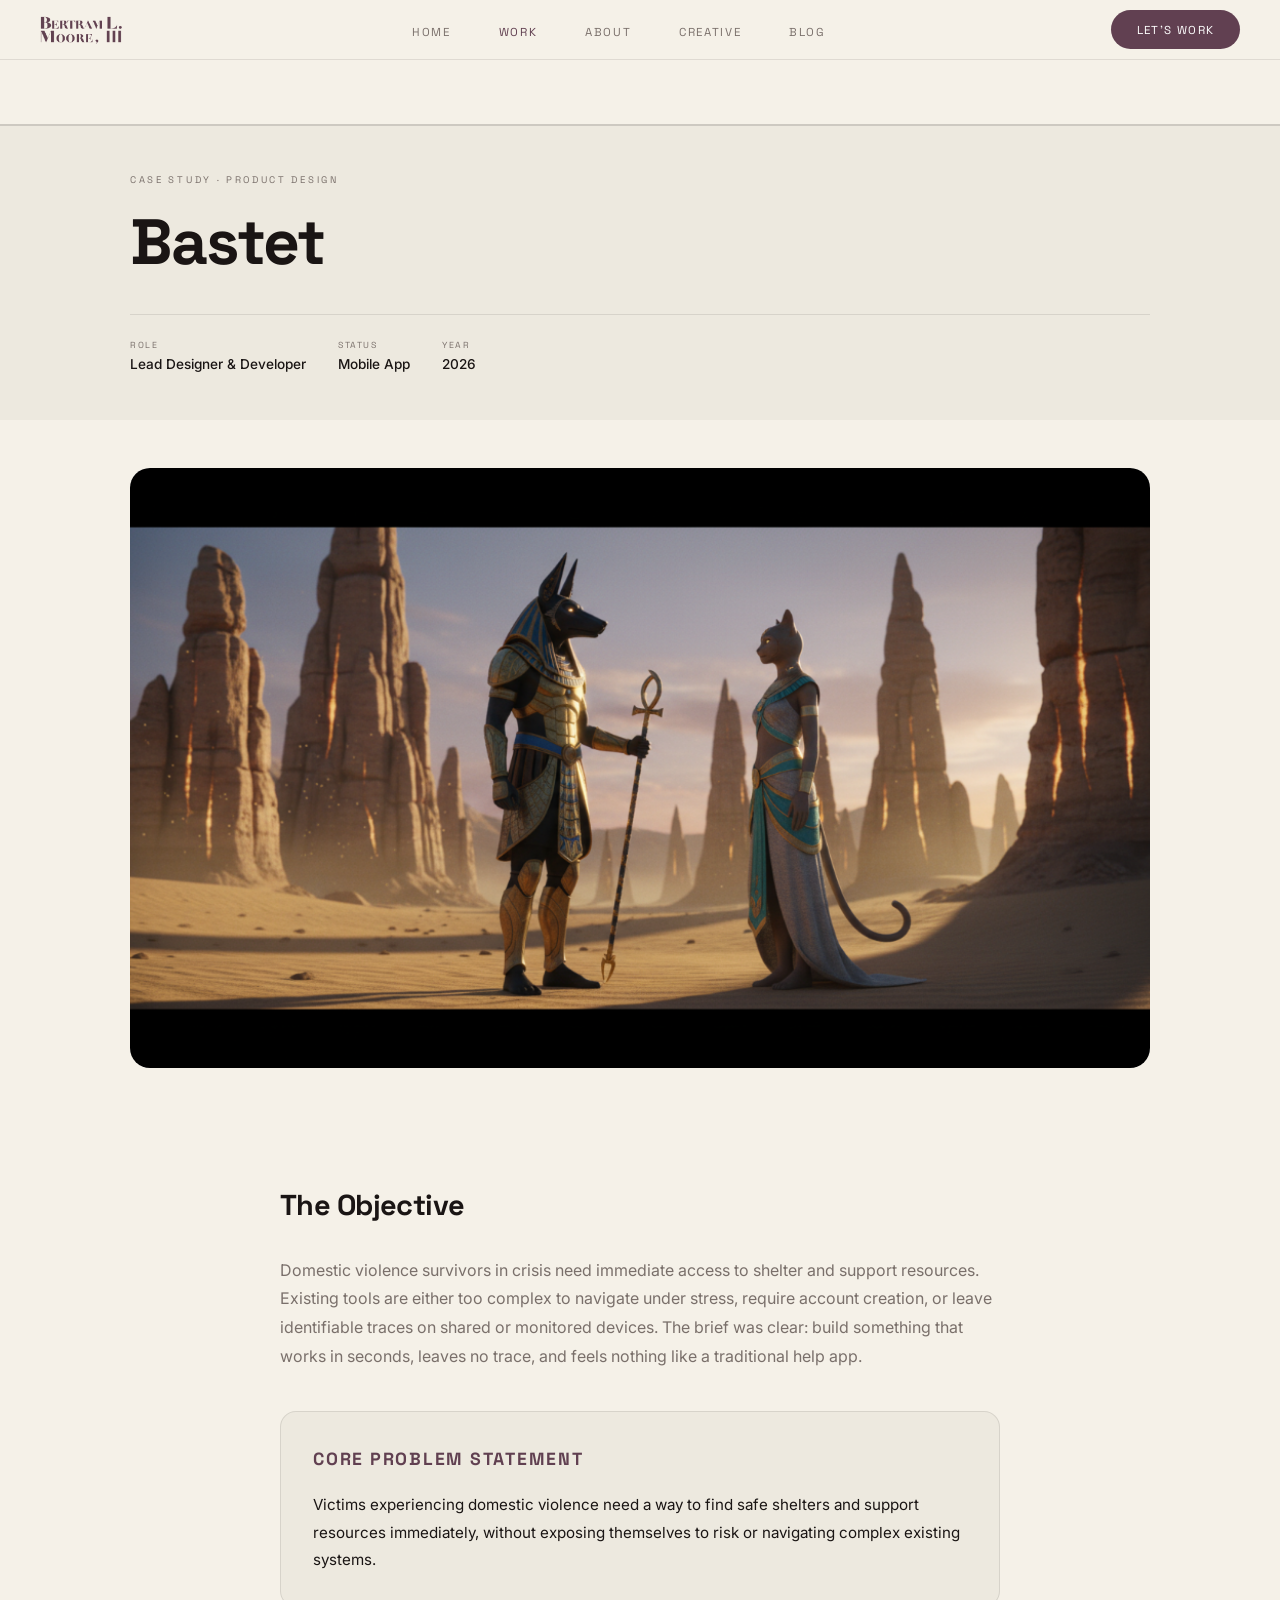
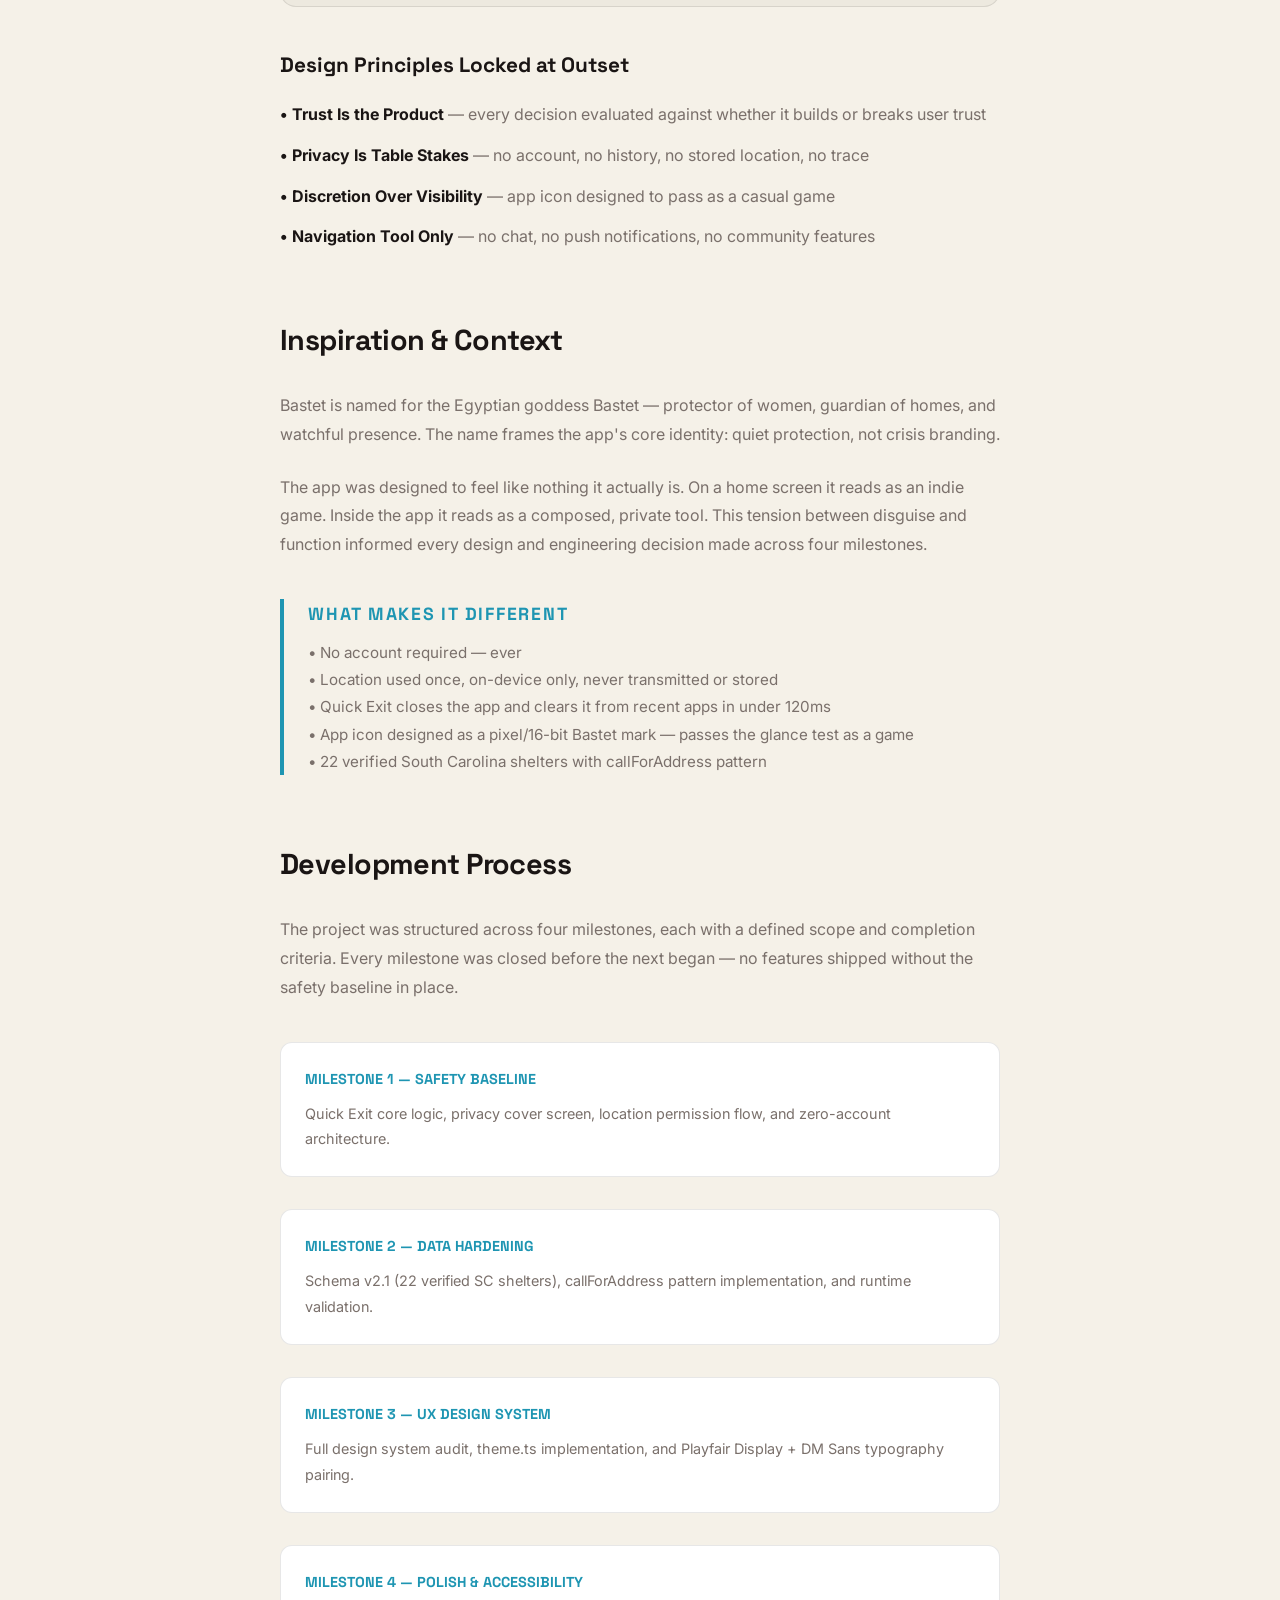
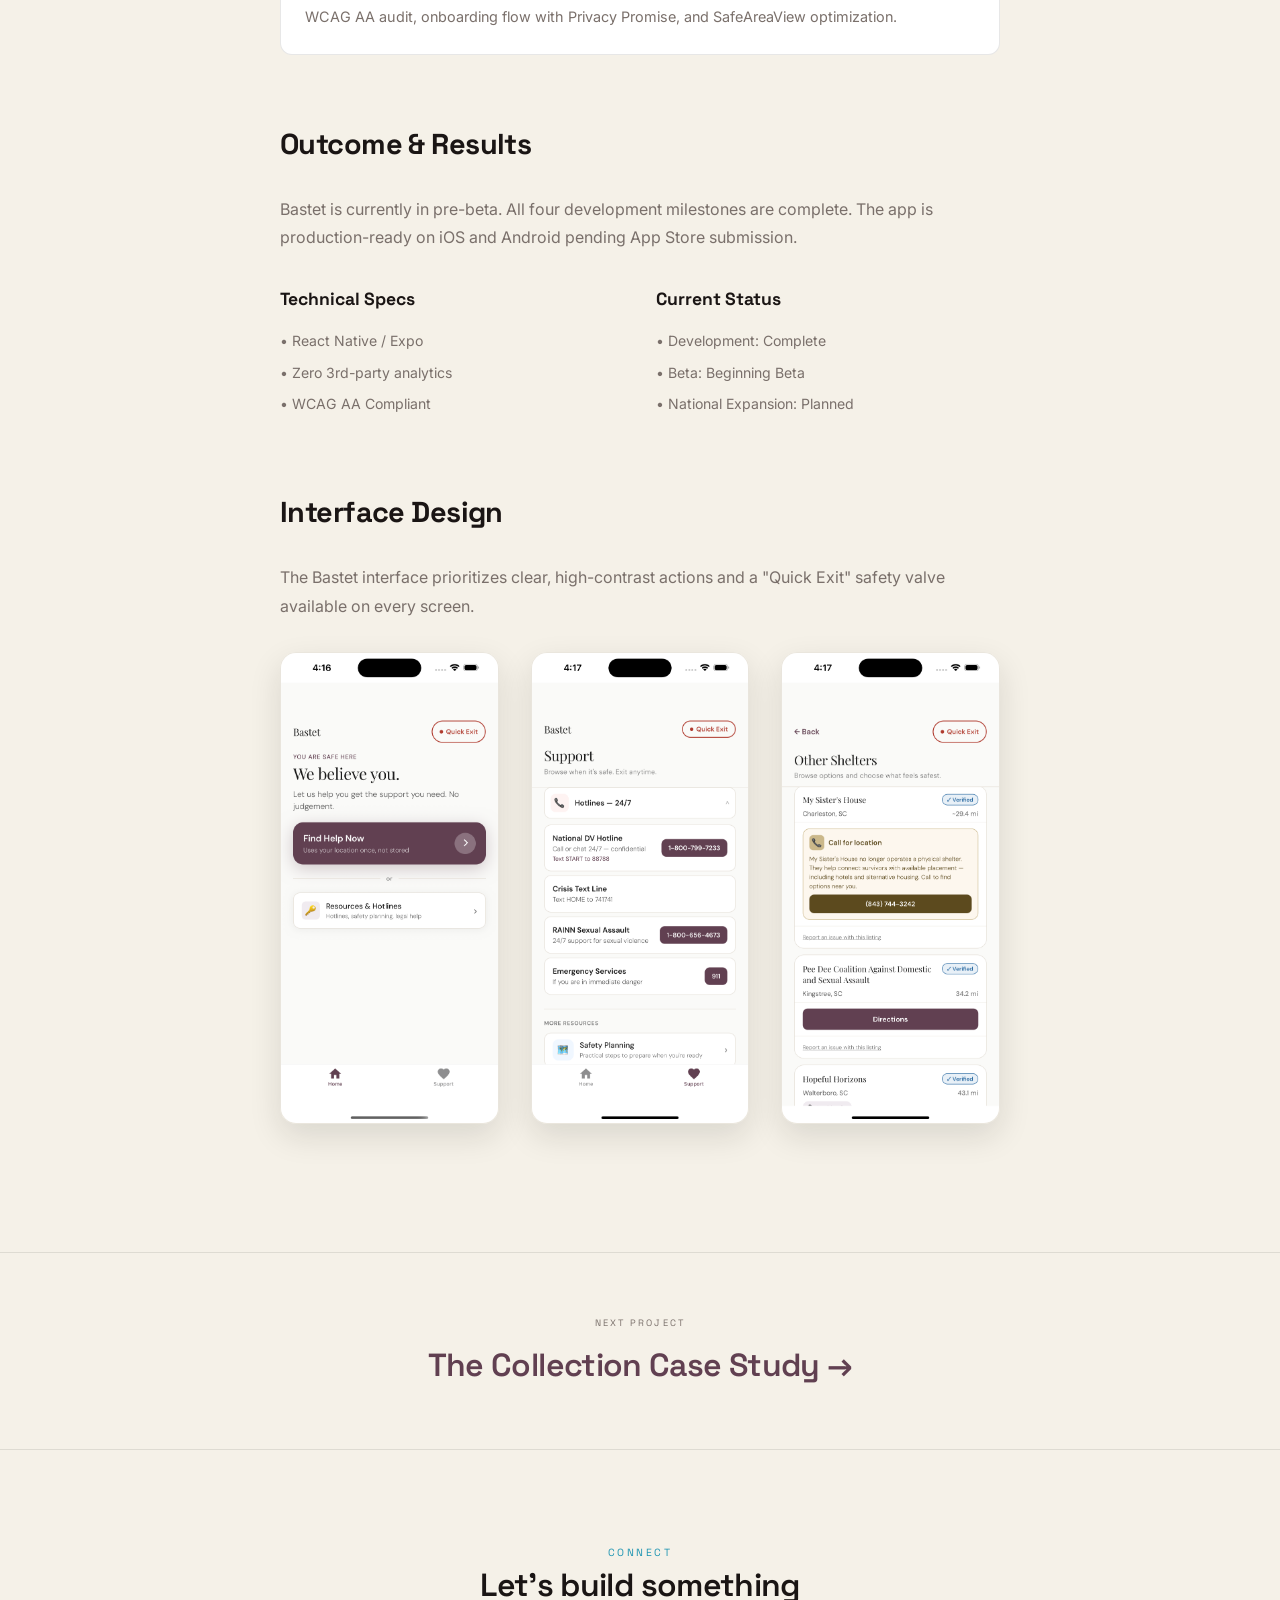
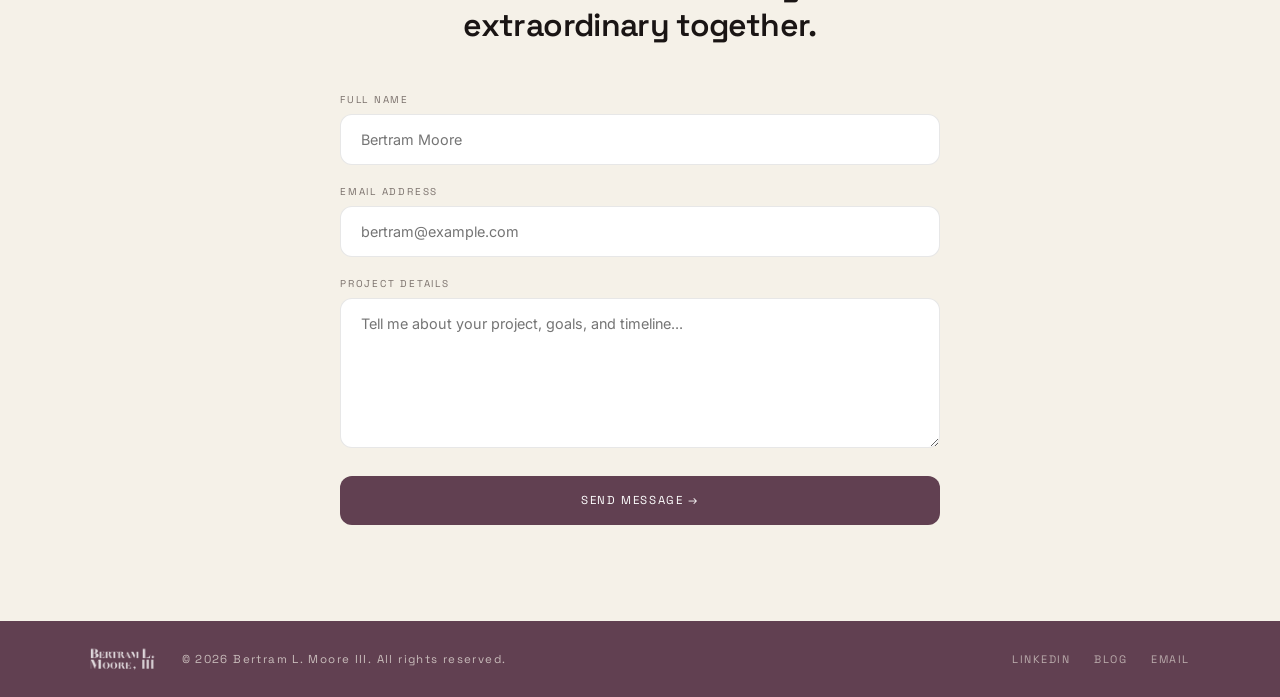
<file: case-anubis.html>
<!DOCTYPE html>
<html lang="en">

<head>
  <meta charset="UTF-8" />
  <meta name="viewport" content="width=device-width, initial-scale=1.0" />
  <title>Case Study: Bastet | Bertram L. Moore III</title>
  <meta name="description" content="Case study for Bastet, a discreet support application for domestic violence survivors." />
  <meta property="og:title" content="Case Study: Bastet | Bertram L. Moore III" />
  <meta property="og:description" content="Case study for Bastet, a discreet support application for domestic violence survivors." />
  <meta property="og:type" content="article" />
  <meta property="og:url" content="https://bertrammoore.com/case-anubis.html" />
  <meta property="og:image" content="https://bertrammoore.com/hero-anubis.png" />
  <meta name="twitter:card" content="summary_large_image" />
  <meta name="twitter:title" content="Case Study: Bastet | Bertram L. Moore III" />
  <meta name="twitter:description" content="Case study for Bastet, a discreet support application for domestic violence survivors." />
  <meta name="twitter:image" content="https://bertrammoore.com/hero-anubis.png" />
  <link rel="icon" href="bm-logo.png" type="image/png" />
  <link rel="canonical" href="https://bertrammoore.com/case-anubis.html" />
  <link rel="preconnect" href="https://fonts.googleapis.com" />
  <link rel="preconnect" href="https://fonts.gstatic.com" crossorigin />
  <link
    href="https://fonts.googleapis.com/css2?family=Space+Grotesk:wght@300;400;500;600;700&family=Inter:wght@300;400;500&display=swap"
    rel="stylesheet" />
  <style>
    *,
    *::before,
    *::after {
      box-sizing: border-box;
      margin: 0;
      padding: 0;
    }

    :root {
      --bg: #f5f1e8;
      --bg-warm: #ede9df;
      --surface: #ffffff;
      --eggplant: #614051;
      --eggplant-lt: rgba(97, 64, 81, 0.07);
      --blue: #1e95b2;
      --blue-lt: rgba(30, 149, 178, 0.1);
      --gold: #dcc48e;
      --gold-dk: #b89a5c;
      --text: #1a1514;
      --muted: #7a706b;
      --rule: rgba(26, 21, 20, 0.1);
      --rule-heavy: rgba(26, 21, 20, 0.2);

      /* Animation Timing Variables */
      --intro-door-close: 1.5s;
      --intro-door-delay: 1.4s;
      --intro-exit-delay: calc(var(--intro-door-delay) + var(--intro-door-close) + 0.3s);
      --hero-fade-start: calc(var(--intro-exit-delay) - 0.1s);
    }

    html {
      scroll-behavior: smooth;
    }

    body {
      background: var(--bg);
      font-family: 'Inter', sans-serif;
      -webkit-font-smoothing: antialiased;
      overflow-x: hidden;
    }

    /* ══════════════════════════════════════
   INTRO — Elevator Door Sequence
══════════════════════════════════════ */

    #intro {
      position: fixed;
      inset: 0;
      z-index: 1000;
      display: flex;
      align-items: center;
      justify-content: center;
      pointer-events: none;
    }

    /* The name — sits in the center, fades in first */
    .intro-name {
      position: absolute;
      z-index: 5;
      text-align: center;
      font-family: 'Space Grotesk', sans-serif;
      font-size: clamp(1.8rem, 4vw, 3rem);
      font-weight: 600;
      letter-spacing: 0.08em;
      color: var(--eggplant);
      opacity: 0;
      animation: nameReveal 0.8s ease 0.3s forwards;
    }

    .intro-name span {
      display: block;
      font-size: clamp(0.7rem, 1.2vw, 0.9rem);
      font-weight: 400;
      letter-spacing: 0.32em;
      text-transform: uppercase;
      color: var(--muted);
      margin-top: 0.6rem;
    }

    /* Left door */
    .door-left {
      position: absolute;
      top: 0;
      left: 0;
      width: 50%;
      height: 100%;
      background: var(--bg);
      transform: translateX(-100%);
      animation: doorCloseLeft var(--intro-door-close) cubic-bezier(0.76, 0, 0.24, 1) var(--intro-door-delay) forwards;
      border-right: 2px solid rgba(97, 64, 81, 0.15);
    }

    /* Right door */
    .door-right {
      position: absolute;
      top: 0;
      right: 0;
      width: 50%;
      height: 100%;
      background: #1c1014;
      transform: translateX(100%);
      animation: doorCloseRight var(--intro-door-close) cubic-bezier(0.76, 0, 0.24, 1) var(--intro-door-delay) forwards;
      border-left: 2px solid rgba(97, 64, 81, 0.15);
    }

    /* After doors close, fade the whole intro out */
    #intro {
      animation: introExit 0.01s ease var(--intro-exit-delay) forwards;
    }

    @keyframes nameReveal {
      from {
        opacity: 0;
        transform: translateY(8px);
      }

      to {
        opacity: 1;
        transform: translateY(0);
      }
    }

    @keyframes doorCloseLeft {
      from {
        transform: translateX(-100%);
      }

      to {
        transform: translateX(0);
      }
    }

    @keyframes doorCloseRight {
      from {
        transform: translateX(100%);
      }

      to {
        transform: translateX(0);
      }
    }

    @keyframes introExit {
      to {
        display: none;
        pointer-events: none;
        visibility: hidden;
      }
    }


    /* ── PROJECTS ── */
    .projects {
      max-width: 1100px;
      margin: 0 auto;
      padding: 5rem 2.5rem;
      border-top: 2px solid var(--rule-heavy);
    }

    .project-feat {
      display: grid;
      grid-template-columns: 1.1fr 1fr;
      border-radius: 20px;
      overflow: hidden;
      border: 1px solid var(--rule);
      box-shadow: 0 4px 24px rgba(26, 21, 20, 0.07);
      margin-bottom: 1.25rem;
      background: var(--surface);
      min-height: 320px;
      transition: box-shadow 0.25s, transform 0.25s;
    }

    .project-feat:hover {
      box-shadow: 0 12px 40px rgba(26, 21, 20, 0.13);
      transform: translateY(-3px);
    }

    .project-feat-img {
      background: linear-gradient(135deg, rgba(97, 64, 81, 0.7), rgba(30, 149, 178, 0.4)),
        repeating-linear-gradient(45deg, rgba(245, 241, 232, 0.04) 0, rgba(245, 241, 232, 0.04) 1px, transparent 1px, transparent 10px);
      display: flex;
      align-items: center;
      justify-content: center;
      min-height: 260px;
    }

    .project-feat-img-label {
      font-family: "Space Grotesk", sans-serif;
      font-size: 0.6rem;
      letter-spacing: 0.2em;
      text-transform: uppercase;
      color: rgba(245, 241, 232, 0.35);
    }

    .project-feat-body {
      padding: 2.25rem 2rem;
      display: flex;
      flex-direction: column;
      justify-content: space-between;
      border-left: 1px solid var(--rule);
    }

    .project-num {
      font-family: "Space Grotesk", sans-serif;
      font-size: 0.62rem;
      letter-spacing: 0.2em;
      text-transform: uppercase;
      color: var(--muted);
      margin-bottom: 0.5rem;
    }

    .project-pills {
      display: flex;
      flex-wrap: wrap;
      gap: 0.4rem;
      margin-bottom: 0.75rem;
    }

    .pill {
      font-family: "Space Grotesk", sans-serif;
      font-size: 0.62rem;
      letter-spacing: 0.12em;
      text-transform: uppercase;
      padding: 0.2rem 0.65rem;
      border-radius: 999px;
      border: 1px solid rgba(30, 149, 178, 0.3);
      color: var(--blue);
    }

    .pill.egg {
      border-color: rgba(97, 64, 81, 0.3);
      color: var(--eggplant);
    }

    .project-title-lg {
      font-family: "Space Grotesk", sans-serif;
      font-size: 1.6rem;
      font-weight: 600;
      letter-spacing: -0.02em;
      line-height: 1.15;
      padding-bottom: 0.1em;
      color: var(--text);
      margin-bottom: 0.75rem;
    }

    .project-desc {
      font-size: 0.88rem;
      color: var(--muted);
      line-height: 1.65;
      margin-bottom: 1.5rem;
    }

    .project-link {
      font-family: "Space Grotesk", sans-serif;
      font-size: 0.72rem;
      letter-spacing: 0.14em;
      text-transform: uppercase;
      text-decoration: none;
      color: var(--eggplant);
      display: inline-flex;
      align-items: center;
      gap: 0.5rem;
      transition: gap 0.2s;
    }

    .project-link:hover {
      gap: 0.9rem;
    }

    .project-link::after {
      content: "→";
    }

    .projects-row {
      display: grid;
      grid-template-columns: 1fr 1fr;
      gap: 1.25rem;
    }

    .project-card {
      background: var(--surface);
      border-radius: 16px;
      border: 1px solid var(--rule);
      overflow: hidden;
      box-shadow: 0 2px 12px rgba(26, 21, 20, 0.05);
      transition: box-shadow 0.2s, transform 0.2s;
    }

    .project-card:hover {
      box-shadow: 0 8px 28px rgba(26, 21, 20, 0.1);
      transform: translateY(-3px);
    }

    .card-img {
      height: 130px;
      background: linear-gradient(135deg, rgba(30, 149, 178, 0.15), rgba(97, 64, 81, 0.1));
      display: flex;
      align-items: center;
      justify-content: center;
    }

    .card-img span {
      font-family: "Space Grotesk", sans-serif;
      font-size: 0.6rem;
      letter-spacing: 0.18em;
      text-transform: uppercase;
      color: var(--muted);
      opacity: 0.5;
    }

    .card-body {
      padding: 1.25rem 1.4rem 1.5rem;
    }

    .card-title {
      font-family: "Space Grotesk", sans-serif;
      font-size: 1.05rem;
      font-weight: 600;
      letter-spacing: -0.01em;
      color: var(--text);
      margin-bottom: 0.4rem;
    }

    .card-desc {
      font-size: 0.84rem;
      color: var(--muted);
      line-height: 1.6;
      margin-bottom: 1rem;
    }

    /* ── ABOUT ── */
    .about {
      background: var(--bg-warm);
      border-top: 1px solid var(--rule);
      border-bottom: 1px solid var(--rule);
    }

    .about-inner {
      max-width: 1100px;
      margin: 0 auto;
      padding: 5rem 2.5rem;
      display: grid;
      grid-template-columns: 240px 1fr;
      gap: 5rem;
      align-items: start;
    }

    .about-portrait {
      width: 200px;
      height: 200px;
      border-radius: 50%;
      background: var(--bg);
      border: 3px solid var(--eggplant);
      display: flex;
      align-items: center;
      justify-content: center;
      box-shadow: 0 8px 32px rgba(97, 64, 81, 0.15);
    }

    .about-portrait span {
      font-size: 0.6rem;
      letter-spacing: 0.14em;
      text-transform: uppercase;
      color: var(--muted);
    }

    .about-kicker {
      font-family: "Space Grotesk", sans-serif;
      font-size: 0.65rem;
      letter-spacing: 0.24em;
      text-transform: uppercase;
      color: var(--blue);
      margin-bottom: 0.75rem;
    }

    .about-hl {
      font-family: "Space Grotesk", sans-serif;
      font-size: clamp(1.8rem, 3vw, 2.6rem);
      font-weight: 600;
      letter-spacing: -0.03em;
      line-height: 1.05;
      color: var(--text);
      margin-bottom: 1.25rem;
    }

    .about-p {
      font-size: 0.92rem;
      color: var(--muted);
      line-height: 1.8;
      margin-bottom: 0.85rem;
      max-width: 540px;
    }

    .about-facts {
      display: grid;
      grid-template-columns: repeat(3, 1fr);
      gap: 1rem;
      margin-top: 2rem;
    }

    .about-fact {
      background: var(--surface);
      border-radius: 14px;
      padding: 1rem 1.1rem;
      border: 1px solid var(--rule);
      transition: all 0.3s ease;
      position: relative;
      z-index: 1;
    }

    .about-fact:hover {
      transform: translateY(-5px);
      border-color: var(--blue);
      box-shadow: 0 0 20px rgba(30, 149, 178, 0.2);
      animation: pulseGlow 2s infinite;
    }

    @keyframes pulseGlow {
      0% {
        box-shadow: 0 0 10px rgba(30, 149, 178, 0.2);
      }

      50% {
        box-shadow: 0 0 25px rgba(30, 149, 178, 0.5), 0 0 10px rgba(30, 149, 178, 0.3);
      }

      100% {
        box-shadow: 0 0 10px rgba(30, 149, 178, 0.2);
      }
    }

    /* ── CONTACT ── */
    .contact {
      background: var(--bg);
      border-top: 1px solid var(--rule);
      padding: 6rem 2.5rem;
    }

    .contact-inner {
      max-width: 600px;
      margin: 0 auto;
      text-align: center;
    }

    .contact-form {
      margin-top: 3rem;
      display: grid;
      gap: 1.25rem;
      text-align: left;
    }

    .form-group {
      display: flex;
      flex-direction: column;
      gap: 0.5rem;
    }

    .form-label {
      font-family: 'Space Grotesk', sans-serif;
      font-size: 0.62rem;
      letter-spacing: 0.18em;
      text-transform: uppercase;
      color: var(--muted);
    }

    .form-input,
    .form-textarea {
      background: var(--surface);
      border: 1px solid var(--rule);
      border-radius: 12px;
      padding: 1rem 1.25rem;
      font-family: 'Inter', sans-serif;
      font-size: 0.9rem;
      color: var(--text);
      transition: all 0.2s;
    }

    .form-input:focus,
    .form-textarea:focus {
      outline: none;
      border-color: var(--blue);
      box-shadow: 0 0 0 4px var(--blue-lt);
    }

    .form-textarea {
      min-height: 150px;
      resize: vertical;
    }

    .btn-submit {
      font-family: 'Space Grotesk', sans-serif;
      font-size: 0.72rem;
      letter-spacing: 0.14em;
      text-transform: uppercase;
      background: var(--eggplant);
      color: #fff;
      border: none;
      padding: 1.1rem;
      border-radius: 12px;
      cursor: pointer;
      transition: all 0.2s;
      margin-top: 0.5rem;
    }

    .btn-submit:hover {
      filter: brightness(1.1);
      transform: translateY(-2px);
      box-shadow: 0 8px 24px rgba(97, 64, 81, 0.25);
    }

    /* ── MOBILE MENU ── */
    .menu-toggle {
      display: none;
      flex-direction: column;
      gap: 5px;
      cursor: pointer;
      z-index: 1001;
      padding: 0.5rem;
    }

    .menu-toggle span {
      display: block;
      width: 22px;
      height: 2px;
      background: var(--text);
      transition: transform 0.3s, opacity 0.3s;
    }

    .nav-mobile {
      position: fixed;
      inset: 0;
      background: rgba(10, 8, 7, 0.95);
      backdrop-filter: blur(20px);
      -webkit-backdrop-filter: blur(20px);
      z-index: 1000;
      display: flex;
      flex-direction: column;
      align-items: center;
      justify-content: center;
      gap: 2.5rem;
      opacity: 0;
      pointer-events: none;
      transition: opacity 0.4s ease;
    }

    .nav-mobile.active {
      opacity: 1;
      pointer-events: auto;
    }

    .nav-mobile a {
      font-family: 'Space Grotesk', sans-serif;
      font-size: 1.5rem;
      letter-spacing: 0.15em;
      text-transform: uppercase;
      text-decoration: none;
      color: #fff;
      opacity: 0.7;
      transition: opacity 0.3s;
      padding: 0.5rem;
    }

    .nav-mobile a:hover {
      opacity: 1;
    }

    /* Toggle Animation */
    .menu-toggle.active span:nth-child(1) {
      transform: translateY(7px) rotate(45deg);
    }

    .menu-toggle.active span:nth-child(2) {
      opacity: 0;
    }

    .menu-toggle.active span:nth-child(3) {
      transform: translateY(-7px) rotate(-45deg);
    }

    .fact-num {
      font-family: "Space Grotesk", sans-serif;
      font-size: 1.8rem;
      font-weight: 600;
      color: var(--eggplant);
      line-height: 1;
      margin-bottom: 0.2rem;
    }

    .fact-label {
      font-size: 0.78rem;
      color: var(--muted);
      line-height: 1.4;
    }

    /* ── SKILLS ── */
    .skills {
      background: var(--eggplant);
      border-top: 1px solid rgba(97, 64, 81, 0.2);
      border-bottom: 1px solid rgba(97, 64, 81, 0.2);
    }

    .skills-inner {
      max-width: 1100px;
      margin: 0 auto;
      padding: 5rem 2.5rem;
    }

    .skills .eyebrow {
      color: rgba(245, 241, 232, 0.55);
    }

    .skills .section-title {
      color: #f5f1e8;
    }

    .skills .skills-grid {
      display: grid;
      grid-template-columns: repeat(4, 1fr);
      gap: 1rem;
      margin-top: 2.5rem;
    }

    .skills .skill-card {
      background: rgba(255, 255, 255, 0.12);
      border-radius: 16px;
      padding: 1.5rem 1.3rem;
      border: 1px solid rgba(255, 255, 255, 0.25);
      backdrop-filter: blur(8px);
      position: relative;
      overflow: hidden;
      transition: background 0.2s, transform 0.2s, box-shadow 0.2s;
    }

    .skills .skill-card:hover {
      background: rgba(255, 255, 255, 0.2);
      transform: translateY(-2px);
      box-shadow: 0 8px 28px rgba(0, 0, 0, 0.15);
    }

    .skills .skill-card::before {
      content: "";
      position: absolute;
      top: 0;
      left: 0;
      right: 0;
      height: 3px;
    }

    .skills .skill-card:nth-child(1)::before {
      background: var(--blue);
      opacity: 0.9;
    }

    .skills .skill-card:nth-child(2)::before {
      background: #f5f1e8;
      opacity: 0.5;
    }

    .skills .skill-card:nth-child(3)::before {
      background: var(--gold);
      opacity: 0.9;
    }

    .skills .skill-card:nth-child(4)::before {
      background: var(--blue);
      opacity: 0.5;
    }

    .skill-title {
      font-family: "Space Grotesk", sans-serif;
      font-size: 0.9rem;
      font-weight: 600;
      color: #f5f1e8;
      margin-bottom: 0.5rem;
    }

    /* ══════════════════════════════════════
   NAV
══════════════════════════════════════ */
    nav {
      position: sticky;
      top: 0;
      z-index: 100;
      display: flex;
      align-items: center;
      justify-content: space-between;
      padding: 0 2.5rem;
      height: 60px;
      background: rgba(245, 241, 232, 0.9);
      backdrop-filter: blur(16px);
      border-bottom: 1px solid var(--rule);
      opacity: 0;
      animation: fadeDown 0.6s ease calc(var(--hero-fade-start) + 0.2s) forwards;
    }

    .nav-logo {
      display: flex;
      align-items: center;
      gap: 0.75rem;
    }

    .nav-mark-custom {
      display: flex;
      align-items: center;
      justify-content: center;
    }

    .nav-name {
      font-size: 0.88rem;
      font-weight: 600;
      color: var(--text);
    }

    .nav-links {
      display: flex;
      gap: 2rem;
      list-style: none;
    }

    .nav-links a {
      font-family: 'Space Grotesk', sans-serif;
      font-size: 0.72rem;
      letter-spacing: 0.14em;
      text-transform: uppercase;
      text-decoration: none;
      color: var(--muted);
      transition: color 0.2s;
      padding: 0.5rem;
    }

    .nav-links a:hover,
    .nav-links a.active {
      color: var(--eggplant);
    }

    .nav-cta {
      font-family: 'Space Grotesk', sans-serif;
      font-size: 0.72rem;
      letter-spacing: 0.12em;
      text-transform: uppercase;
      text-decoration: none;
      padding: 0.8rem 1.6rem;
      border-radius: 999px;
      background: var(--eggplant);
      color: #fff;
      transition: all 0.2s;
    }

    .nav-cta:hover {
      filter: brightness(1.1);
      box-shadow: 0 6px 18px rgba(97, 64, 81, 0.35);
    }

    /* ══════════════════════════════════════
   HERO B — Split Scene
══════════════════════════════════════ */
    .hero {
      position: relative;
      min-height: 100vh;
      display: grid;
      grid-template-columns: 1.1fr 1fr;
      overflow: hidden;
      opacity: 0;
      animation: fadeIn 0.8s ease var(--hero-fade-start) forwards;
    }

    /* LEFT — dark cinematic panel */
    .hero-left {
      background: #1c1014;
      position: relative;
      display: flex;
      flex-direction: column;
      justify-content: space-between;
      padding: 3.5rem;
      overflow: hidden;
    }

    /* Ambient glows */
    .hero-left::before {
      content: '';
      position: absolute;
      bottom: -20%;
      left: -10%;
      width: 70%;
      height: 70%;
      background: radial-gradient(circle, rgba(145, 96, 122, 0.65), transparent 70%);
      filter: blur(80px);
      pointer-events: none;
    }

    .hero-left::after {
      content: '';
      position: absolute;
      top: -10%;
      right: -10%;
      width: 50%;
      height: 50%;
      background: radial-gradient(circle, rgba(30, 149, 178, 0.15), transparent 70%);
      filter: blur(40px);
      pointer-events: none;
    }

    /* Film grain */
    .hero-grain {
      position: absolute;
      inset: 0;
      z-index: 1;
      pointer-events: none;
      background-image: url("data:image/svg+xml,%3Csvg viewBox='0 0 200 200' xmlns='http://www.w3.org/2000/svg'%3E%3Cfilter id='n'%3E%3CfeTurbulence type='fractalNoise' baseFrequency='0.75' numOctaves='4' stitchTiles='stitch'/%3E%3C/filter%3E%3Crect width='100%25' height='100%25' filter='url(%23n)' opacity='0.04'/%3E%3C/svg%3E");
      opacity: 0.5;
    }

    .hero-top {
      position: relative;
      z-index: 2;
      display: flex;
      align-items: center;
      justify-content: space-between;
      opacity: 0;
      animation: fadeDown 0.7s ease calc(var(--hero-fade-start) + 0.3s) forwards;
    }

    .hero-mark {
      width: 40px;
      height: 40px;
      border-radius: 10px;
      background: var(--eggplant);
      display: flex;
      align-items: center;
      justify-content: center;
      font-family: 'Space Grotesk', sans-serif;
      font-size: 0.72rem;
      font-weight: 700;
      color: #fff;
      letter-spacing: 0.04em;
    }

    .hero-year {
      font-family: 'Space Grotesk', sans-serif;
      font-size: 0.58rem;
      letter-spacing: 0.28em;
      text-transform: uppercase;
      color: var(--gold);
    }

    .hero-headline {
      position: relative;
      z-index: 2;
      flex: 1;
      display: flex;
      flex-direction: column;
      justify-content: center;
      padding: 3rem 0;
    }

    .hero-kicker {
      font-family: 'Space Grotesk', sans-serif;
      font-size: 0.58rem;
      letter-spacing: 0.32em;
      text-transform: uppercase;
      color: var(--blue);
      margin-bottom: 1.75rem;
      display: flex;
      align-items: center;
      gap: 0.6rem;
      opacity: 0;
      animation: fadeUp 0.8s ease calc(var(--hero-fade-start) + 0.5s) forwards;
    }

    .hero-kicker::before {
      content: '';
      display: block;
      width: 24px;
      height: 1px;
      background: var(--blue);
    }

    .hero-title {
      font-family: 'Space Grotesk', sans-serif;
      font-size: clamp(3.5rem, 6.5vw, 6.5rem);
      font-weight: 700;
      letter-spacing: -0.04em;
      line-height: 1.15;
      padding-bottom: 0.1em;
      color: #f5f1e8;
      margin-bottom: 2.5rem;
      opacity: 0;
      animation: fadeUp 0.9s ease calc(var(--hero-fade-start) + 0.65s) forwards;
    }

    .hero-title .stroke {
      display: block;
      color: transparent;
      -webkit-text-stroke: 1.5px rgba(245, 241, 232, 0.35);
    }

    .hero-title .gold {
      display: block;
      background: linear-gradient(90deg, var(--gold), #f0d9a0);
      -webkit-background-clip: text;
      -webkit-text-fill-color: transparent;
      background-clip: text;
    }

    .hero-sub {
      font-size: 0.9rem;
      color: rgba(245, 241, 232, 0.5);
      max-width: 340px;
      line-height: 1.75;
      opacity: 0;
      animation: fadeUp 0.8s ease calc(var(--hero-fade-start) + 0.8s) forwards;
    }

    .hero-bottom {
      position: relative;
      z-index: 2;
      display: flex;
      align-items: center;
      justify-content: space-between;
      padding-top: 2rem;
      border-top: 1px solid rgba(245, 241, 232, 0.08);
      opacity: 0;
      animation: fadeUp 0.8s ease calc(var(--hero-fade-start) + 1s) forwards;
    }

    .hero-ctas {
      display: flex;
      gap: 0.6rem;
    }

    .btn-egg {
      font-family: 'Space Grotesk', sans-serif;
      font-size: 0.68rem;
      letter-spacing: 0.14em;
      text-transform: uppercase;
      text-decoration: none;
      padding: 0.65rem 1.4rem;
      border-radius: 999px;
      background: var(--eggplant);
      border: 1px solid transparent;
      color: #fff;
      transition: all 0.2s;
    }

    .btn-egg:hover {
      filter: brightness(1.1);
      box-shadow: 0 6px 20px rgba(97, 64, 81, 0.4);
    }

    .btn-light {
      font-family: 'Space Grotesk', sans-serif;
      font-size: 0.68rem;
      letter-spacing: 0.14em;
      text-transform: uppercase;
      text-decoration: none;
      padding: 0.65rem 1.4rem;
      border-radius: 999px;
      background: rgba(245, 241, 232, 0.08);
      border: 1px solid rgba(245, 241, 232, 0.15);
      color: rgba(245, 241, 232, 0.7);
      transition: all 0.2s;
    }

    .btn-light:hover {
      background: rgba(245, 241, 232, 0.15);
      color: #f5f1e8;
    }

    .hero-scroll {
      font-family: 'Space Grotesk', sans-serif;
      font-size: 0.55rem;
      letter-spacing: 0.24em;
      text-transform: uppercase;
      color: rgba(245, 241, 232, 0.25);
      writing-mode: vertical-rl;
    }

    /* RIGHT — cream panel */
    .hero-right {
      background: var(--bg);
      position: relative;
      display: flex;
      flex-direction: column;
      justify-content: center;
      padding: 3.5rem;
      border-left: 1px solid var(--rule-heavy);
      opacity: 0;
      animation: fadeLeft 0.9s ease calc(var(--hero-fade-start) + 0.4s) forwards;
    }

    .hero-right::before {
      content: '';
      position: absolute;
      left: 0;
      top: 15%;
      bottom: 15%;
      width: 3px;
      background: linear-gradient(to bottom, transparent, var(--eggplant) 30%, var(--blue) 70%, transparent);
    }

    .hero-right-label {
      font-family: 'Space Grotesk', sans-serif;
      font-size: 0.58rem;
      letter-spacing: 0.28em;
      text-transform: uppercase;
      color: var(--muted);
      margin-bottom: 2rem;
      padding-bottom: 1rem;
      border-bottom: 1px solid var(--rule);
    }

    .hero-cards {
      display: flex;
      flex-direction: column;
      gap: 0.85rem;
      margin-bottom: 3rem;
    }

    .status-card {
      background: var(--surface);
      border-radius: 14px;
      padding: 1.1rem 1.25rem;
      border: 1px solid var(--rule);
      box-shadow: 0 2px 16px rgba(26, 21, 20, 0.05);
      display: flex;
      align-items: flex-start;
      gap: 0.9rem;
      transition: box-shadow 0.2s, transform 0.2s;
    }

    .status-card:hover {
      box-shadow: 0 6px 24px rgba(26, 21, 20, 0.1);
      transform: translateY(-2px);
    }

    .status-icon {
      width: 36px;
      height: 36px;
      border-radius: 10px;
      display: flex;
      align-items: center;
      justify-content: center;
      font-size: 1rem;
      flex-shrink: 0;
    }

    .si-egg {
      background: rgba(97, 64, 81, 0.1);
    }

    .si-blue {
      background: rgba(30, 149, 178, 0.1);
    }

    .si-gold {
      background: rgba(220, 196, 142, 0.25);
    }

    .status-label {
      font-family: 'Space Grotesk', sans-serif;
      font-size: 0.58rem;
      letter-spacing: 0.18em;
      text-transform: uppercase;
      color: var(--muted);
      margin-bottom: 0.2rem;
    }

    .status-value {
      font-size: 0.85rem;
      font-weight: 500;
      color: var(--text);
      line-height: 1.35;
    }

    .hero-right-footer {
      padding-top: 2rem;
      border-top: 1px solid var(--rule);
    }

    .hero-tags {
      display: flex;
      flex-wrap: wrap;
      gap: 0.5rem;
      margin-bottom: 1.5rem;
    }

    .hero-tag {
      font-family: 'Space Grotesk', sans-serif;
      font-size: 0.6rem;
      letter-spacing: 0.1em;
      text-transform: uppercase;
      padding: 0.28rem 0.75rem;
      border-radius: 999px;
      border: 1px solid var(--rule);
      color: var(--muted);
      background: var(--surface);
    }

    .hero-social {
      display: flex;
      gap: 1.5rem;
    }

    .hero-social a {
      font-family: 'Space Grotesk', sans-serif;
      font-size: 0.6rem;
      letter-spacing: 0.18em;
      text-transform: uppercase;
      text-decoration: none;
      color: var(--muted);
      transition: color 0.2s;
    }

    .hero-social a:hover {
      color: var(--blue);
    }

    /* ══════════════════════════════════════
   REST OF PAGE (Concept 4 sections)
══════════════════════════════════════ */
    .page-content {
      opacity: 0;
      animation: fadeIn 0.8s ease calc(var(--hero-fade-start) + 0.7s) forwards;
    }

    /* Projects teaser */
    .projects-teaser {
      max-width: 1100px;
      margin: 0 auto;
      padding: 5rem 2.5rem;
      border-bottom: 1px solid var(--rule);
    }

    .eyebrow {
      font-family: 'Space Grotesk', sans-serif;
      font-size: 0.65rem;
      letter-spacing: 0.24em;
      text-transform: uppercase;
      color: var(--blue);
      margin-bottom: 0.35rem;
    }

    .section-title {
      font-family: 'Space Grotesk', sans-serif;
      font-size: clamp(1.4rem, 2.5vw, 2rem);
      font-weight: 600;
      letter-spacing: -0.02em;
      color: var(--text);
      margin-bottom: 2.5rem;
    }

    .section-head {
      display: flex;
      align-items: flex-end;
      justify-content: space-between;
      margin-bottom: 2.5rem;
      padding-bottom: 1.25rem;
      border-bottom: 1px solid var(--rule);
    }

    .see-all {
      font-family: 'Space Grotesk', sans-serif;
      font-size: 0.7rem;
      letter-spacing: 0.14em;
      text-transform: uppercase;
      text-decoration: none;
      color: var(--muted);
      transition: color 0.2s;
    }

    .see-all:hover {
      color: var(--eggplant);
    }

    /* Numbered project rows */
    .project-row {
      display: grid;
      grid-template-columns: 60px 1fr auto;
      align-items: center;
      gap: 2rem;
      padding: 1.75rem 0.5rem;
      border-bottom: 1px solid var(--rule);
      text-decoration: none;
      color: inherit;
      position: relative;
      border-radius: 8px;
      transition: background 0.18s;
    }

    .project-row::before {
      content: '';
      position: absolute;
      inset: 0;
      border-radius: 8px;
      background: var(--eggplant-lt);
      opacity: 0;
      transition: opacity 0.2s;
    }

    .project-row:hover::before {
      opacity: 1;
    }

    .project-row:last-child {
      border-bottom: none;
    }

    .project-num {
      font-family: 'Space Grotesk', sans-serif;
      font-size: 0.72rem;
      letter-spacing: 0.18em;
      text-transform: uppercase;
      color: var(--muted);
      position: relative;
      z-index: 1;
    }

    .project-body {
      position: relative;
      z-index: 1;
    }

    .project-name {
      font-family: 'Space Grotesk', sans-serif;
      font-size: 1.05rem;
      font-weight: 600;
      letter-spacing: -0.01em;
      color: var(--text);
      margin-bottom: 0.3rem;
    }

    .project-meta {
      display: flex;
      align-items: center;
      gap: 0.75rem;
      flex-wrap: wrap;
    }

    .project-cat {
      font-family: 'Space Grotesk', sans-serif;
      font-size: 0.62rem;
      letter-spacing: 0.14em;
      text-transform: uppercase;
      color: var(--blue);
    }

    .project-tags {
      display: flex;
      gap: 0.4rem;
    }

    .project-tag {
      font-family: 'Space Grotesk', sans-serif;
      font-size: 0.58rem;
      letter-spacing: 0.1em;
      text-transform: uppercase;
      padding: 0.15rem 0.55rem;
      border-radius: 999px;
      border: 1px solid var(--rule);
      color: var(--muted);
    }

    .project-arrow {
      font-size: 1rem;
      color: var(--eggplant);
      position: relative;
      z-index: 1;
      opacity: 0;
      transform: translateX(-6px);
      transition: opacity 0.2s, transform 0.2s;
    }

    .project-row:hover .project-arrow {
      opacity: 1;
      transform: translateX(0);
    }

    /* Skills band */
    .skills-band {
      background: var(--eggplant);
      border-top: 1px solid rgba(97, 64, 81, 0.2);
      border-bottom: 1px solid rgba(97, 64, 81, 0.2);
    }

    .skills-inner {
      max-width: 1100px;
      margin: 0 auto;
      padding: 5rem 2.5rem;
    }

    .skills-eyebrow {
      font-family: 'Space Grotesk', sans-serif;
      font-size: 0.62rem;
      letter-spacing: 0.24em;
      text-transform: uppercase;
      color: rgba(245, 241, 232, 0.5);
      margin-bottom: 0.4rem;
    }

    .skills-title {
      font-family: 'Space Grotesk', sans-serif;
      font-size: clamp(1.4rem, 2.5vw, 2rem);
      font-weight: 600;
      letter-spacing: -0.02em;
      color: #f5f1e8;
      margin-bottom: 2.5rem;
    }

    .skills-grid {
      display: grid;
      grid-template-columns: repeat(4, 1fr);
      gap: 1rem;
    }

    .skill-card {
      background: rgba(255, 255, 255, 0.1);
      border-radius: 16px;
      padding: 1.5rem 1.3rem;
      border: 1px solid rgba(255, 255, 255, 0.18);
      backdrop-filter: blur(8px);
      position: relative;
      overflow: hidden;
      transition: background 0.2s, transform 0.2s;
    }

    .skill-card:hover {
      background: rgba(255, 255, 255, 0.16);
      transform: translateY(-2px);
    }

    .skill-card::before {
      content: '';
      position: absolute;
      top: 0;
      left: 0;
      right: 0;
      height: 3px;
    }

    .skill-card:nth-child(1)::before {
      background: var(--blue);
    }

    .skill-card:nth-child(2)::before {
      background: var(--gold);
    }

    .skill-card:nth-child(3)::before {
      background: rgba(245, 241, 232, 0.4);
    }

    .skill-card:nth-child(4)::before {
      background: var(--blue);
      opacity: 0.5;
    }

    .skill-icon {
      font-size: 1.3rem;
      margin-bottom: 0.75rem;
    }

    .skill-card-title {
      font-family: 'Space Grotesk', sans-serif;
      font-size: 0.9rem;
      font-weight: 600;
      color: #f5f1e8;
      margin-bottom: 0.5rem;
    }

    .skill-desc {
      font-size: 0.82rem;
      color: rgba(245, 241, 232, 0.55);
      line-height: 1.6;
    }

    /* Footer */
    footer {
      background: var(--eggplant);
      padding: 1.5rem 2.5rem;
    }

    .footer-inner {
      max-width: 1100px;
      margin: 0 auto;
      display: flex;
      align-items: center;
      justify-content: space-between;
    }

    .footer-left {
      display: flex;
      align-items: center;
      gap: 0.75rem;
    }

    .footer-copy {
      font-family: 'Space Grotesk', sans-serif;
      font-size: 0.72rem;
      letter-spacing: 0.12em;
      color: rgba(245, 241, 232, 0.7);
    }

    .footer-links {
      display: flex;
      gap: 1.5rem;
    }

    .footer-links a {
      font-family: 'Space Grotesk', sans-serif;
      font-size: 0.68rem;
      letter-spacing: 0.14em;
      text-transform: uppercase;
      text-decoration: none;
      color: rgba(245, 241, 232, 0.6);
      transition: color 0.2s;
    }

    .footer-links a:hover {
      color: #fff;
    }

    /* ── ANIMATIONS ── */
    @keyframes fadeUp {
      from {
        opacity: 0;
        transform: translateY(20px);
      }

      to {
        opacity: 1;
        transform: translateY(0);
      }
    }

    @keyframes fadeDown {
      from {
        opacity: 0;
        transform: translateY(-14px);
      }

      to {
        opacity: 1;
        transform: translateY(0);
      }
    }

    @keyframes fadeLeft {
      from {
        opacity: 0;
        transform: translateX(20px);
      }

      to {
        opacity: 1;
        transform: translateX(0);
      }
    }

    @keyframes fadeIn {
      from {
        opacity: 0;
      }

      to {
        opacity: 1;
      }
    }

    /* ── RESPONSIVE ── */
    @media (max-width: 900px) {

      /* Skills: 2 columns on medium screens */
      .skills .skills-grid {
        grid-template-columns: 1fr 1fr;
      }

      /* Blog: 2 columns */
      .blog-grid {
        grid-template-columns: 1fr 1fr;
      }

      /* About: stack portrait on top */
      .about-inner {
        grid-template-columns: 1fr;
        gap: 2.5rem;
      }

      .about-portrait {
        width: 160px;
        height: 160px;
      }

      .about-facts {
        grid-template-columns: repeat(3, 1fr);
      }

      /* Projects featured: stack */
      .project-feat {
        grid-template-columns: 1fr;
      }

      .projects-row {
        grid-template-columns: 1fr;
      }
    }

    @media (max-width: 768px) {

      /* Hero: stack panels */
      .hero {
        grid-template-columns: 1fr;
        min-height: auto;
      }

      .hero-left {
        padding: 2.5rem 1.75rem;
        min-height: 70vh;
      }

      .hero-right {
        border-left: none;
        border-top: 1px solid var(--rule-heavy);
        padding: 2.5rem 1.75rem;
      }

      .hero-title {
        font-size: clamp(3rem, 12vw, 5rem);
      }

      /* Nav */
      nav {
        padding: 0 1.5rem;
        background: rgba(245, 241, 232, 0.7);
        backdrop-filter: blur(10px);
        -webkit-backdrop-filter: blur(10px);
      }

      nav .nav-logo {
        width: auto;
        justify-content: flex-start;
      }

      nav .nav-links {
        display: none;
      }

      .menu-toggle {
        display: flex;
      }

      .nav-cta {
        display: none;
      }

      /* Sections padding */
      .projects {
        padding: 3rem 1.5rem;
      }

      .about-inner {
        padding: 3rem 1.5rem;
      }

      .skills-inner {
        padding: 3rem 1.5rem;
      }

      .blog-inner {
        padding: 3rem 1.5rem;
      }

      /* Skills: single column */
      .skills .skills-grid {
        grid-template-columns: 1fr;
      }

      /* Blog: single column */
      .blog-grid {
        grid-template-columns: 1fr;
      }

      /* About facts: wrap to 2 cols */
      .about-facts {
        grid-template-columns: 1fr 1fr;
      }

      .footer-inner {
        flex-direction: column;
        gap: 1rem;
        text-align: center;
      }

      .footer-links {
        flex-wrap: wrap;
        justify-content: center;
      }

      /* Case Meta Stacking */
      .case-meta {
        flex-direction: column !important;
        gap: 1.5rem !important;
      }
    }

    /* ── BLOG / WORDPRESS FEED ── */
    .blog {
      background: var(--bg-warm);
      border-top: 1px solid var(--rule);
    }

    .blog-inner {
      max-width: 1100px;
      margin: 0 auto;
      padding: 5rem 2.5rem;
    }

    .blog-grid {
      display: grid;
      grid-template-columns: repeat(3, 1fr);
      gap: 1.25rem;
      margin-top: 2.5rem;
    }

    .blog-card {
      background: var(--surface);
      border-radius: 16px;
      padding: 1.5rem;
      border: 1px solid var(--rule);
      box-shadow: 0 2px 8px rgba(26, 21, 20, 0.04);
      display: flex;
      flex-direction: column;
      gap: 0.65rem;
      text-decoration: none;
      color: var(--text);
      transition: box-shadow 0.2s, transform 0.2s;
    }

    .blog-card:hover {
      box-shadow: 0 8px 28px rgba(26, 21, 20, 0.1);
      transform: translateY(-3px);
    }

    .blog-card.loading {
      opacity: 0.4;
      pointer-events: none;
    }

    .blog-tag {
      font-family: 'Space Grotesk', sans-serif;
      font-size: 0.62rem;
      letter-spacing: 0.16em;
      text-transform: uppercase;
      color: var(--blue);
      background: var(--blue-lt);
      padding: 0.22rem 0.65rem;
      border-radius: 999px;
      border: 1px solid rgba(30, 149, 178, 0.2);
      width: fit-content;
    }

    .blog-title {
      font-family: 'Space Grotesk', sans-serif;
      font-size: 0.98rem;
      font-weight: 500;
      letter-spacing: -0.01em;
      line-height: 1.3;
      color: var(--text);
    }

    .blog-excerpt {
      font-size: 0.82rem;
      color: var(--muted);
      line-height: 1.65;
      flex: 1;
    }

    .blog-foot {
      display: flex;
      align-items: center;
      justify-content: space-between;
      padding-top: 0.75rem;
      border-top: 1px solid var(--rule);
      font-family: 'Space Grotesk', sans-serif;
      font-size: 0.65rem;
      letter-spacing: 0.14em;
      text-transform: uppercase;
    }

    .blog-date {
      color: var(--muted);
    }

    .blog-read {
      color: var(--eggplant);
    }
    /* --- Interface Gallery --- */
    .interface-grid {
      display: grid;
      grid-template-columns: repeat(3, 1fr);
      gap: 2rem;
      max-width: 900px;
      margin: 2rem auto;
    }

    .interface-item {
      border-radius: 16px;
      overflow: hidden;
      box-shadow: 0 12px 32px rgba(26, 21, 20, 0.12);
      border: 1px solid rgba(26, 21, 20, 0.05);
      transition: transform 0.3s ease;
    }

    .interface-item:hover {
      transform: translateY(-4px);
    }

    .interface-item img {
      width: 100%;
      height: auto;
      display: block;
    }

    @media (max-width: 850px) {
      .interface-grid {
        grid-template-columns: repeat(2, 1fr);
        gap: 1.5rem;
        padding: 0 1rem;
      }
    }

    @media (max-width: 600px) {
      .interface-grid {
        grid-template-columns: 1fr;
        max-width: 320px;
        gap: 1.5rem;
      }
    }
  </style>
</head>

<body>

  <!-- Intro sequence omitted from interior pages -->

  <!-- ══ NAV ══ -->
  <header id="navbar">
  <nav>
    <div class="nav-logo">
      <a href="index.html" class="nav-mark-custom" aria-label="Bertram L. Moore III - Home">
        <img src="bm-logo.png" alt="Bertram L. Moore III Logo" style="height:36px; width:auto; display:block;" />
      </a>
    </div>
    <ul class="nav-links">
      <li><a href="index.html">Home</a></li>
      <li><a href="work.html" class="active">Work</a></li>
      <li><a href="about.html">About</a></li>
      <li><a href="creative.html">Creative</a></li>
      <li><a href="https://bdotmdev.wordpress.com" target="_blank" rel="noreferrer" aria-label="Visit WordPress blog - opens in a new tab">Blog</a></li>
    </ul>
    <div class="menu-toggle" id="menuToggle">
      <span></span>
      <span></span>
      <span></span>
    </div>
    <a href="#contact" class="nav-cta">Let's Work</a>
  </nav>
  </header>
  <main>

  <!-- Mobile Nav Overlay -->
  <div class="nav-mobile" id="navMobile">
    <a href="index.html">Home</a>
    <a href="work.html">Work</a>
    <a href="about.html">About</a>
    <a href="creative.html">Creative</a>
    <a href="https://bdotmdev.wordpress.com" target="_blank">Blog</a>
  </div>

  <!-- CASE STUDY HEADER -->
  <div
    style="width:100%;border-top:2px solid rgba(26,21,20,0.15);background:var(--bg-warm);padding:0;margin:0;margin-top: 4rem;">
    <div style="max-width:1100px;margin:0 auto;padding:3rem 2.5rem;display:flex;flex-direction:column;gap:1.5rem;">
      <span
        style="font-family:'Space Grotesk',sans-serif;font-size:0.6rem;letter-spacing:0.28em;text-transform:uppercase;color:var(--muted);">Case
        Study · Product Design</span>
      <h1
        style="font-family:'Space Grotesk',sans-serif;font-size:clamp(2.5rem, 5vw, 4rem);font-weight:700;letter-spacing:-0.03em;color:var(--text);line-height:1;">
        Bastet</h1>

      <div class="case-meta"
        style="display:flex;gap:2rem;margin-top:1rem;padding-top:1.5rem;border-top:1px solid var(--rule);">
        <div>
          <div
            style="font-family:'Space Grotesk',sans-serif;font-size:0.55rem;letter-spacing:0.18em;text-transform:uppercase;color:var(--muted);margin-bottom:0.3rem;">
            Role</div>
          <div style="font-size:0.85rem;color:var(--text);font-weight:500;">Lead Designer & Developer</div>
        </div>
        <div>
          <div
            style="font-family:'Space Grotesk',sans-serif;font-size:0.55rem;letter-spacing:0.18em;text-transform:uppercase;color:var(--muted);margin-bottom:0.3rem;">
            Status</div>
          <div style="font-size:0.85rem;color:var(--text);font-weight:500;">Mobile App</div>
        </div>
        <div>
          <div
            style="font-family:'Space Grotesk',sans-serif;font-size:0.55rem;letter-spacing:0.18em;text-transform:uppercase;color:var(--muted);margin-bottom:0.3rem;">
            Year</div>
          <div style="font-size:0.85rem;color:var(--text);font-weight:500;">2026</div>
        </div>
      </div>
    </div>
  </div>

  <!-- HERO IMAGE -->
  <div style="max-width:1100px;margin:3rem auto;padding:0 2.5rem;">
    <div
      style="width:100%;height:600px;border-radius:20px;display:flex;align-items:center;justify-content:center;overflow:hidden;background:#fff;">
      <img src="hero-anubis.png" alt="Anubis and Bastet in the Desert"
        style="width:100%;height:100%;object-fit:cover;object-position:top;display:block;" />
    </div>
  </div>

  <!-- ARTICLE CONTENT -->
  <article
    style="max-width:800px;margin:0 auto;padding:2rem 2.5rem 6rem;font-size:1rem;color:var(--text);line-height:1.8;">

    <!-- OBJECTIVE -->
    <h2
      style="font-family:'Space Grotesk',sans-serif;font-size:1.8rem;letter-spacing:-0.02em;margin-bottom:1.5rem;margin-top:2rem;">
      The Objective</h2>
    <p style="margin-bottom:1.5rem;color:var(--muted);">Domestic violence survivors in crisis need immediate access to
      shelter and support resources. Existing tools are either too complex to navigate under stress, require account
      creation, or leave identifiable traces on shared or monitored devices. The brief was clear: build something that
      works in seconds, leaves no trace, and feels nothing like a traditional help app.</p>

    <div
      style="background:var(--bg-warm); padding:2rem; border-radius:16px; margin:2.5rem 0; border:1px solid var(--rule);">
      <h3
        style="font-family:'Space Grotesk',sans-serif;font-size:1.1rem;margin-bottom:1rem;color:var(--eggplant);text-transform:uppercase;letter-spacing:0.1em;">
        Core Problem Statement</h3>
      <p style="font-size:0.95rem;color:var(--text);margin-bottom:0;">Victims experiencing domestic violence need a way
        to find safe shelters and support resources immediately, without exposing themselves to risk or navigating
        complex existing systems.</p>
    </div>

    <h3 style="font-family:'Space Grotesk',sans-serif;font-size:1.3rem;margin-bottom:1rem;margin-top:2rem;">Design
      Principles Locked at Outset</h3>
    <ul style="list-style:none; padding-left:0; margin-bottom:2rem;">
      <li style="margin-bottom:0.75rem; color:var(--muted);"><strong style="color:var(--text);">• Trust Is the
          Product</strong> — every decision evaluated against whether it builds or breaks user trust</li>
      <li style="margin-bottom:0.75rem; color:var(--muted);"><strong style="color:var(--text);">• Privacy Is Table
          Stakes</strong> — no account, no history, no stored location, no trace</li>
      <li style="margin-bottom:0.75rem; color:var(--muted);"><strong style="color:var(--text);">• Discretion Over
          Visibility</strong> — app icon designed to pass as a casual game</li>
      <li style="margin-bottom:0.75rem; color:var(--muted);"><strong style="color:var(--text);">• Navigation Tool
          Only</strong> — no chat, no push notifications, no community features</li>
    </ul>

    <!-- SYNOPSIS -->
    <h2
      style="font-family:'Space Grotesk',sans-serif;font-size:1.8rem;letter-spacing:-0.02em;margin-bottom:1.5rem;margin-top:4rem;">
      Inspiration & Context</h2>
    <p style="margin-bottom:1.5rem;color:var(--muted);">Bastet is named for the Egyptian goddess Bastet — protector of
      women, guardian of homes, and watchful presence. The name frames the app's core identity: quiet protection, not
      crisis branding.</p>
    <p style="margin-bottom:1.5rem;color:var(--muted);">The app was designed to feel like nothing it actually is. On a
      home screen it reads as an indie game. Inside the app it reads as a composed, private tool. This tension between
      disguise and function informed every design and engineering decision made across four milestones.</p>

    <div style="border-left:4px solid var(--blue); padding-left:1.5rem; margin:2.5rem 0;">
      <h3
        style="font-family:'Space Grotesk',sans-serif;font-size:1.1rem;margin-bottom:0.5rem;color:var(--blue);text-transform:uppercase;letter-spacing:0.1em;">
        What Makes It Different</h3>
      <ul style="list-style:none; padding:0; font-size:0.95rem; color:var(--muted);">
        <li>• No account required — ever</li>
        <li>• Location used once, on-device only, never transmitted or stored</li>
        <li>• Quick Exit closes the app and clears it from recent apps in under 120ms</li>
        <li>• App icon designed as a pixel/16-bit Bastet mark — passes the glance test as a game</li>
        <li>• 22 verified South Carolina shelters with callForAddress pattern</li>
      </ul>
    </div>

    <!-- PROCESS -->
    <h2
      style="font-family:'Space Grotesk',sans-serif;font-size:1.8rem;letter-spacing:-0.02em;margin-bottom:1.5rem;margin-top:4rem;">
      Development Process</h2>
    <p style="margin-bottom:2.5rem;color:var(--muted);">The project was structured across four milestones, each with a
      defined scope and completion criteria. Every milestone was closed before the next began — no features shipped
      without the safety baseline in place.</p>

    <!-- MILESTONES -->
    <div style="display:grid; gap:2rem;">
      <div style="padding:1.5rem; background:var(--surface); border:1px solid var(--rule); border-radius:12px;">
        <h4
          style="font-family:'Space Grotesk',sans-serif;font-size:0.9rem;text-transform:uppercase;color:var(--blue);margin-bottom:0.5rem;">
          Milestone 1 — Safety Baseline</h4>
        <p style="font-size:0.9rem;color:var(--muted);">Quick Exit core logic, privacy cover screen, location permission
          flow, and zero-account architecture.</p>
      </div>
      <div style="padding:1.5rem; background:var(--surface); border:1px solid var(--rule); border-radius:12px;">
        <h4
          style="font-family:'Space Grotesk',sans-serif;font-size:0.9rem;text-transform:uppercase;color:var(--blue);margin-bottom:0.5rem;">
          Milestone 2 — Data Hardening</h4>
        <p style="font-size:0.9rem;color:var(--muted);">Schema v2.1 (22 verified SC shelters), callForAddress pattern
          implementation, and runtime validation.</p>
      </div>
      <div style="padding:1.5rem; background:var(--surface); border:1px solid var(--rule); border-radius:12px;">
        <h4
          style="font-family:'Space Grotesk',sans-serif;font-size:0.9rem;text-transform:uppercase;color:var(--blue);margin-bottom:0.5rem;">
          Milestone 3 — UX Design System</h4>
        <p style="font-size:0.9rem;color:var(--muted);">Full design system audit, theme.ts implementation, and Playfair
          Display + DM Sans typography pairing.</p>
      </div>
      <div style="padding:1.5rem; background:var(--surface); border:1px solid var(--rule); border-radius:12px;">
        <h4
          style="font-family:'Space Grotesk',sans-serif;font-size:0.9rem;text-transform:uppercase;color:var(--blue);margin-bottom:0.5rem;">
          Milestone 4 — Polish & Accessibility</h4>
        <p style="font-size:0.9rem;color:var(--muted);">WCAG AA audit, onboarding flow with Privacy Promise, and
          SafeAreaView optimization.</p>
      </div>
    </div>

    <!-- RESULTS -->
    <h2
      style="font-family:'Space Grotesk',sans-serif;font-size:1.8rem;letter-spacing:-0.02em;margin-bottom:1.5rem;margin-top:4rem;">
      Outcome & Results</h2>
    <p style="margin-bottom:1.5rem;color:var(--muted);">Bastet is currently in pre-beta. All four development milestones
      are complete. The app is production-ready on iOS and Android pending App Store submission.</p>

    <div style="display:grid; grid-template-columns:1fr 1fr; gap:2rem; margin-top:2rem;">
      <div>
        <h3 style="font-family:'Space Grotesk',sans-serif;font-size:1.1rem;margin-bottom:0.75rem;">Technical Specs</h3>
        <ul style="list-style:none; padding:0; font-size:0.88rem; color:var(--muted);">
          <li style="margin-bottom:0.4rem;">• React Native / Expo</li>
          <li style="margin-bottom:0.4rem;">• Zero 3rd-party analytics</li>
          <li style="margin-bottom:0.4rem;">• WCAG AA Compliant</li>
        </ul>
      </div>
      <div>
        <h3 style="font-family:'Space Grotesk',sans-serif;font-size:1.1rem;margin-bottom:0.75rem;">Current Status</h3>
        <ul style="list-style:none; padding:0; font-size:0.88rem; color:var(--muted);">
          <li style="margin-bottom:0.4rem;">• Development: Complete</li>
          <li style="margin-bottom:0.4rem;">• Beta: Beginning Beta</li>
          <li style="margin-bottom:0.4rem;">• National Expansion: Planned</li>
        </ul>
      </div>
    </div>
    
    <!-- INTERFACE GALLERY -->
    <section style="margin-top:4rem;">
      <h2 style="font-family:'Space Grotesk',sans-serif;font-size:1.8rem;letter-spacing:-0.02em;margin-bottom:1.5rem;">Interface Design</h2>
      <p style="margin-bottom:2rem;color:var(--muted);max-width:800px;">The Bastet interface prioritizes clear, high-contrast actions and a "Quick Exit" safety valve available on every screen.</p>
      
      <div class="interface-grid">
        <div class="interface-item">
          <img src="images/bastet-1.png" alt="Bastet App Interface Home" />
        </div>
        <div class="interface-item">
          <img src="images/bastet-2.png" alt="Bastet App Interface Support" />
        </div>
        <div class="interface-item">
          <img src="images/bastet-3.png" alt="Bastet App Interface Shelters" />
        </div>
      </div>
    </section>
  </article>

  <!-- NEXT PROJECT NAV -->
  <div style="width:100%;border-top:1px solid var(--rule);padding:4rem 2.5rem;text-align:center;">
    <span
      style="font-family:'Space Grotesk',sans-serif;font-size:0.58rem;letter-spacing:0.24em;text-transform:uppercase;color:var(--muted);display:block;margin-bottom:1rem;">Next
      Project</span>
    <a href="case-taurus.html"
      style="font-family:'Space Grotesk',sans-serif;font-size:2rem;font-weight:600;letter-spacing:-0.02em;color:var(--eggplant);text-decoration:none;">The Collection Case Study →</a>
  </div>

  <!-- ABOUT -->
  </div>

  <!-- CONTACT -->
  <section id="contact" class="contact">
    <div class="contact-inner">
      <p class="eyebrow">Connect</p>
      <h2 class="section-title">Let's build something <br />extraordinary together.</h2>

      <form action="https://formspree.io/f/mbdzlgyp" method="POST" class="contact-form">
        <div class="form-group">
          <label for="name" class="form-label">Full Name</label>
          <input type="text" name="name" id="name" class="form-input" placeholder="Bertram Moore" required />
        </div>
        <div class="form-group">
          <label for="email" class="form-label">Email Address</label>
          <input type="email" name="email" id="email" class="form-input" placeholder="bertram@example.com" required />
        </div>
        <div class="form-group">
          <label for="message" class="form-label">Project Details</label>
          <textarea name="message" id="message" class="form-textarea"
            placeholder="Tell me about your project, goals, and timeline..." required></textarea>
        </div>
        <button type="submit" class="btn-submit">Send Message →</button>
      </form>
    </div>
  </section>
  </main>
  <footer>
    <div class="footer-inner">
      <div class="footer-left">
        <div class="nav-mark-custom"
          style="display:inline-block; margin-right:12px; opacity:0.8; filter:brightness(0) invert(1);">
          <img src="bm-logo.png" alt="Bertram L. Moore III Logo" style="height:28px; width:auto; display:block;" />
        </div>
        <span class="footer-copy">© 2026 Bertram L. Moore III. All rights reserved.</span>
      </div>
      <div class="footer-links">
        <a href="https://www.linkedin.com/in/bertram-moore/" target="_blank" rel="noreferrer"
          aria-label="LinkedIn profile - opens in a new tab">LinkedIn</a>
        <a href="https://bdotmdev.wordpress.com" target="_blank" rel="noreferrer"
          aria-label="WordPress blog - opens in a new tab">Blog</a>
        <a href="mailto:bertram@bertrammoore.com">Email</a>
      </div>
    </div>
  </footer>

  </div>

  <script>
  // ── WordPress Feed ──
  async function loadBlogPosts() {
    const grid = document.getElementById('blogGrid');
    try {
      const res = await fetch('https://public-api.wordpress.com/wp/v2/sites/bdotmdev.wordpress.com/posts?per_page=3&_fields=id,title,excerpt,date,link');
      if (!res.ok) throw new Error();
      const posts = await res.json();
      const strip = h => { const d = document.createElement('div'); d.innerHTML = h; return d.textContent || ''; };
      const fmt = d => new Date(d).toLocaleDateString('en-US', { month: 'short', year: 'numeric' });
      const trunc = (s, n) => s.length <= n ? s : s.slice(0, n).trim() + '...';
      grid.innerHTML = posts.map(p => `
        <a href="${p.link}" target="_blank" rel="noreferrer" aria-label="Read ${strip(p.title.rendered)} - opens in a new tab" class="blog-card">
          <span class="blog-tag">Journal</span>
          <h3 class="blog-title">${strip(p.title.rendered)}</h3>
          <p class="blog-excerpt">${trunc(strip(p.excerpt.rendered), 140)}</p>
          <div class="blog-foot">
            <span class="blog-date">${fmt(p.date)}</span>
            <span class="blog-read">Read →</span>
          </div>
        </a>
      `).join('');
    } catch {
      grid.innerHTML = '<div class="blog-card" style="grid-column:1/-1;text-align:center;padding:3rem"><p style="color:var(--muted)">Could not load posts. <a href="https://bdotmdev.wordpress.com" target="_blank" style="color:var(--eggplant)">Visit the blog →</a></p></div>';
    }
  }
  loadBlogPosts();

  // Mobile Menu Toggle
  const menuToggle = document.getElementById('menuToggle');
  const navMobile = document.getElementById('navMobile');
  const mobileLinks = navMobile.querySelectorAll('a');

  menuToggle.addEventListener('click', () => {
    menuToggle.classList.toggle('active');
    navMobile.classList.toggle('active');
    document.body.style.overflow = navMobile.classList.contains('active') ? 'hidden' : '';
  });

  mobileLinks.forEach(link => {
    link.addEventListener('click', () => {
      menuToggle.classList.remove('active');
      navMobile.classList.remove('active');
      document.body.style.overflow = '';
    });
  });
  </script>

</body>

</html>
</file>
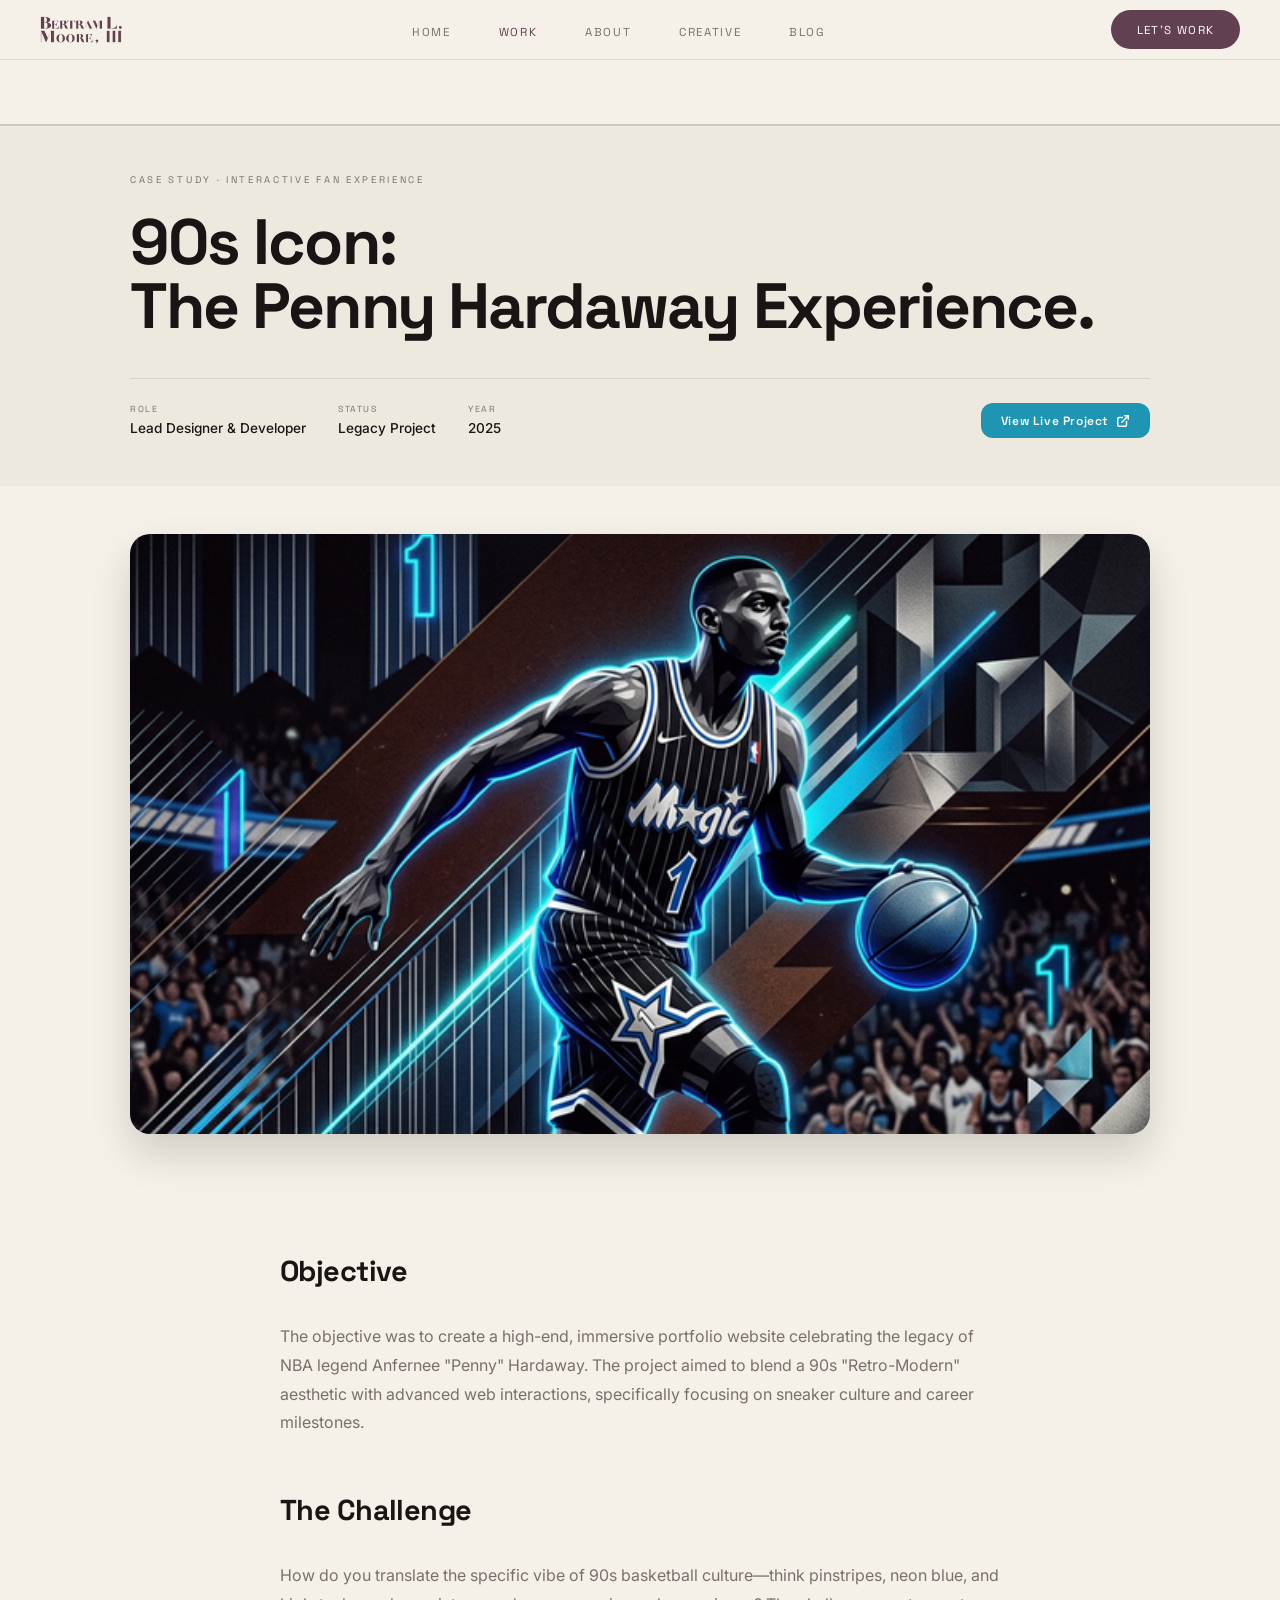
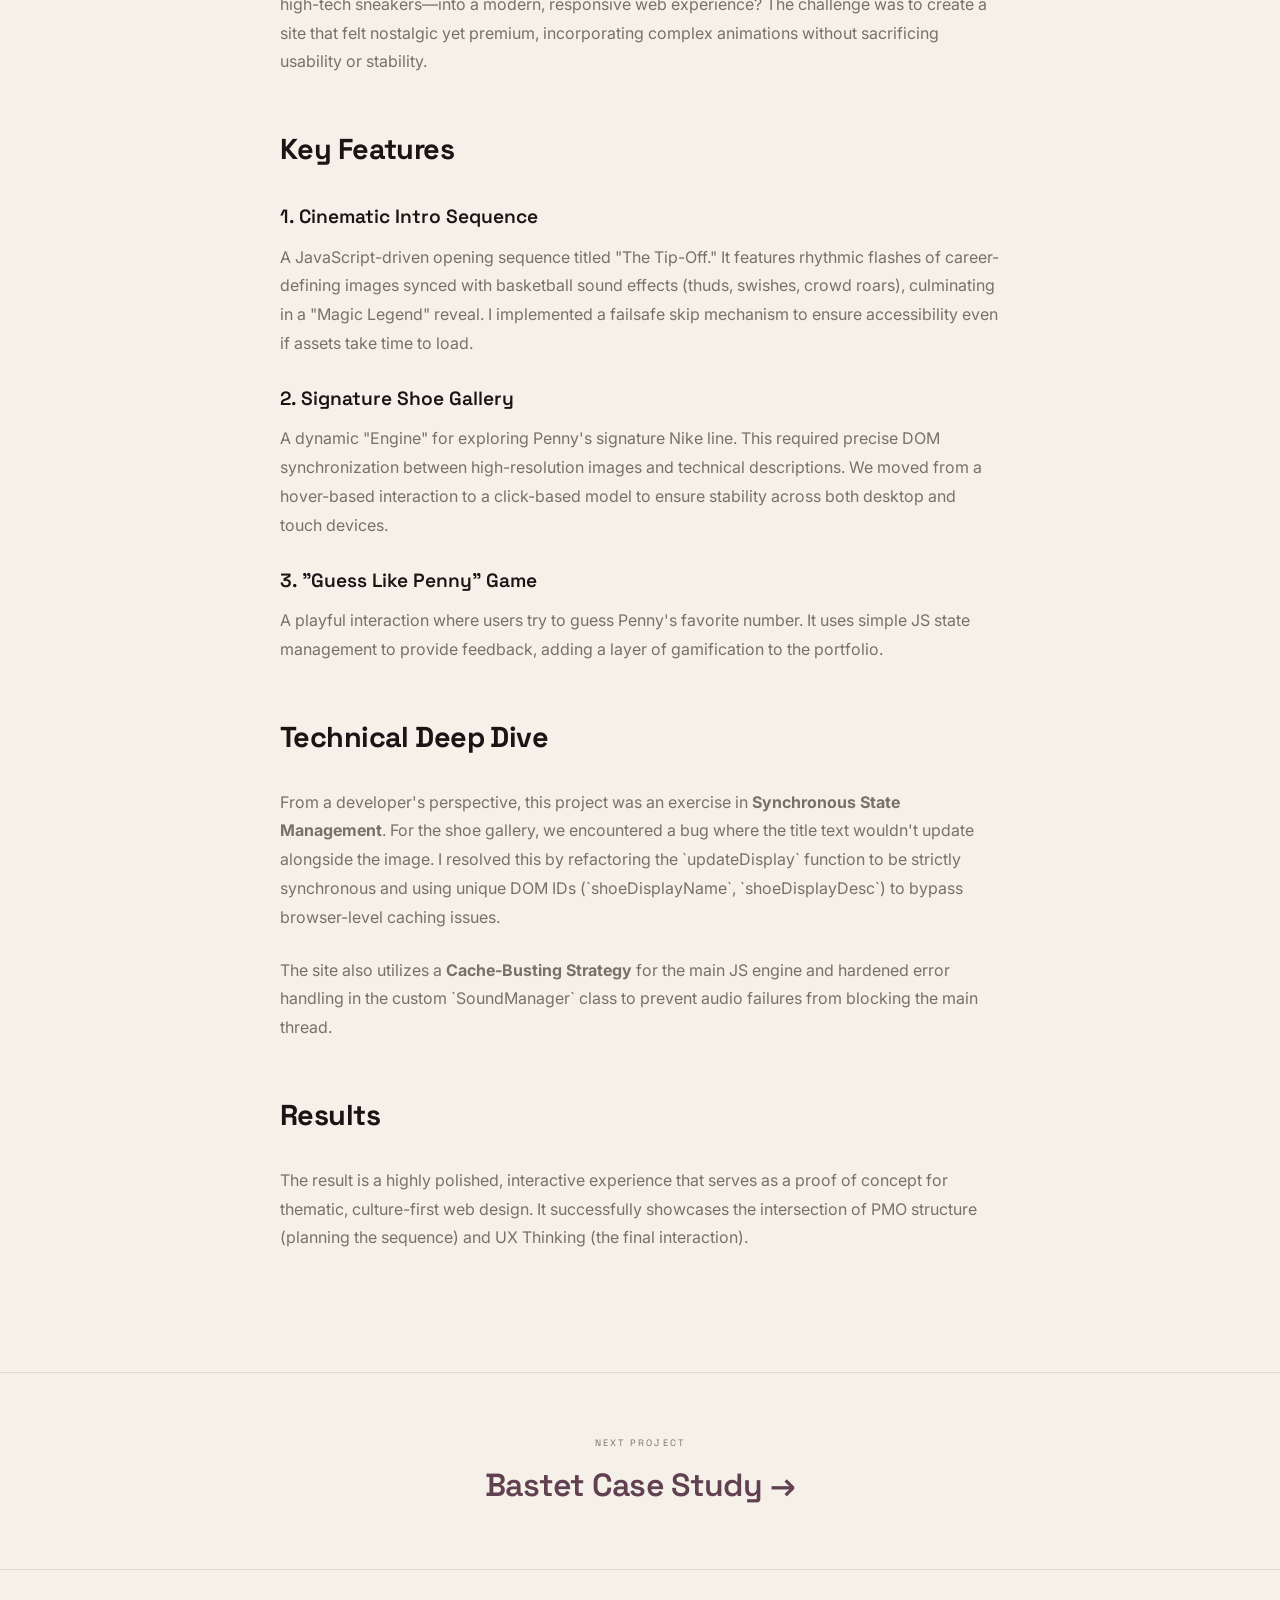
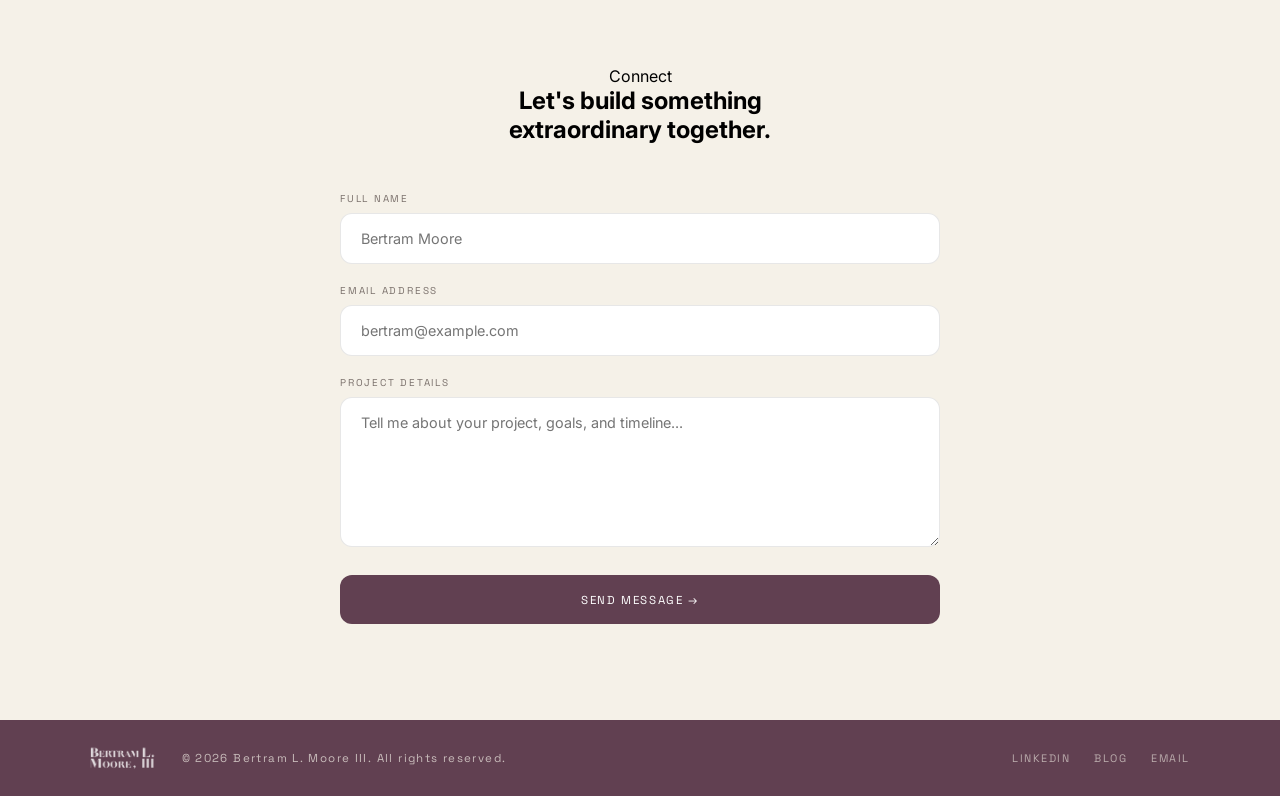
<file: case-penny.html>
<!DOCTYPE html>
<html lang="en">

<head>
  <meta charset="UTF-8" />
  <meta name="viewport" content="width=device-width, initial-scale=1.0" />
  <title>Case Study: 90s Icon | Bertram L. Moore III</title>
  <meta name="description" content="Case study highlighting the interactive fan experience built for The Penny Hardaway Experience." />
  <meta property="og:title" content="Case Study: 90s Icon | Bertram L. Moore III" />
  <meta property="og:description" content="Case study highlighting the interactive fan experience built for The Penny Hardaway Experience." />
  <meta property="og:type" content="article" />
  <meta property="og:url" content="https://bertrammoore.com/case-penny.html" />
  <meta property="og:image" content="https://bertrammoore.com/hero-penny.jpg" />
  <meta name="twitter:card" content="summary_large_image" />
  <meta name="twitter:title" content="Case Study: 90s Icon | Bertram L. Moore III" />
  <meta name="twitter:description" content="Case study highlighting the interactive fan experience built for The Penny Hardaway Experience." />
  <meta name="twitter:image" content="https://bertrammoore.com/hero-penny.jpg" />
  <link rel="icon" href="bm-logo.png" type="image/png" />
  <link rel="canonical" href="https://bertrammoore.com/case-penny.html" />
  <link rel="preconnect" href="https://fonts.googleapis.com" />
  <link rel="preconnect" href="https://fonts.gstatic.com" crossorigin />
  <link
    href="https://fonts.googleapis.com/css2?family=Space+Grotesk:wght@300;400;500;600;700&family=Inter:wght@300;400;500&display=swap"
    rel="stylesheet" />
  <style>
    *,
    *::before,
    *::after {
      box-sizing: border-box;
      margin: 0;
      padding: 0;
    }

    :root {
      --bg: #f5f1e8;
      --bg-warm: #ede9df;
      --surface: #ffffff;
      --eggplant: #614051;
      --eggplant-lt: rgba(97, 64, 81, 0.07);
      --blue: #1e95b2;
      --blue-lt: rgba(30, 149, 178, 0.1);
      --gold: #dcc48e;
      --gold-dk: #b89a5c;
      --text: #1a1514;
      --muted: #7a706b;
      --rule: rgba(26, 21, 20, 0.1);
      --rule-heavy: rgba(26, 21, 20, 0.2);

      --hero-fade-start: 0.1s;
    }

    html {
      scroll-behavior: smooth;
    }

    body {
      background: var(--bg);
      font-family: 'Inter', sans-serif;
      -webkit-font-smoothing: antialiased;
      overflow-x: hidden;
    }

    /* ── NAV ── */
    nav {
      position: sticky;
      top: 0;
      z-index: 100;
      display: flex;
      align-items: center;
      justify-content: space-between;
      padding: 0 2.5rem;
      height: 60px;
      background: rgba(245, 241, 232, 0.9);
      backdrop-filter: blur(16px);
      border-bottom: 1px solid var(--rule);
    }

    .nav-logo {
      display: flex;
      align-items: center;
      gap: 0.75rem;
    }

    .nav-mark-custom {
      display: flex;
      align-items: center;
      justify-content: center;
    }

    .nav-name {
      font-size: 0.88rem;
      font-weight: 600;
      color: var(--text);
    }

    .nav-links {
      display: flex;
      gap: 2rem;
      list-style: none;
    }

    .nav-links a {
      font-family: 'Space Grotesk', sans-serif;
      font-size: 0.72rem;
      letter-spacing: 0.14em;
      text-transform: uppercase;
      text-decoration: none;
      color: var(--muted);
      transition: color 0.2s;
      padding: 0.5rem;
    }

    .nav-links a:hover,
    .nav-links a.active {
      color: var(--eggplant);
    }

    .nav-cta {
      font-family: 'Space Grotesk', sans-serif;
      font-size: 0.72rem;
      letter-spacing: 0.12em;
      text-transform: uppercase;
      text-decoration: none;
      padding: 0.8rem 1.6rem;
      border-radius: 999px;
      background: var(--eggplant);
      color: #fff;
      transition: all 0.2s;
    }

    .nav-cta:hover {
      filter: brightness(1.1);
      box-shadow: 0 6px 18px rgba(97, 64, 81, 0.35);
    }

    /* ── CONTACT ── */
    .contact {
      background: var(--bg);
      border-top: 1px solid var(--rule);
      padding: 6rem 2.5rem;
    }

    .contact-inner {
      max-width: 600px;
      margin: 0 auto;
      text-align: center;
    }

    .contact-form {
      margin-top: 3rem;
      display: grid;
      gap: 1.25rem;
      text-align: left;
    }

    .form-group {
      display: flex;
      flex-direction: column;
      gap: 0.5rem;
    }

    .form-label {
      font-family: 'Space Grotesk', sans-serif;
      font-size: 0.62rem;
      letter-spacing: 0.18em;
      text-transform: uppercase;
      color: var(--muted);
    }

    .form-input,
    .form-textarea {
      background: var(--surface);
      border: 1px solid var(--rule);
      border-radius: 12px;
      padding: 1rem 1.25rem;
      font-family: 'Inter', sans-serif;
      font-size: 0.9rem;
      color: var(--text);
      transition: all 0.2s;
    }

    .form-input:focus,
    .form-textarea:focus {
      outline: none;
      border-color: var(--blue);
      box-shadow: 0 0 0 4px var(--blue-lt);
    }

    .form-textarea {
      min-height: 150px;
      resize: vertical;
    }

    .btn-submit {
      font-family: 'Space Grotesk', sans-serif;
      font-size: 0.72rem;
      letter-spacing: 0.14em;
      text-transform: uppercase;
      background: var(--eggplant);
      color: #fff;
      border: none;
      padding: 1.1rem;
      border-radius: 12px;
      cursor: pointer;
      transition: all 0.2s;
      margin-top: 0.5rem;
    }

    .btn-submit:hover {
      filter: brightness(1.1);
      transform: translateY(-2px);
      box-shadow: 0 8px 24px rgba(97, 64, 81, 0.25);
    }

    .footer-inner {
      max-width: 1100px;
      margin: 0 auto;
      display: flex;
      align-items: center;
      justify-content: space-between;
    }

    .footer-left {
      display: flex;
      align-items: center;
      gap: 0.75rem;
    }

    .footer-copy {
      font-family: 'Space Grotesk', sans-serif;
      font-size: 0.72rem;
      letter-spacing: 0.12em;
      color: rgba(245, 241, 232, 0.7);
    }

    .footer-links {
      display: flex;
      gap: 1.5rem;
    }

    .footer-links a {
      font-family: 'Space Grotesk', sans-serif;
      font-size: 0.68rem;
      letter-spacing: 0.14em;
      text-transform: uppercase;
      text-decoration: none;
      color: rgba(245, 241, 232, 0.6);
      transition: color 0.2s;
    }

    .footer-links a:hover {
      color: #fff;
    }

    footer {
      background: var(--eggplant);
      padding: 1.5rem 2.5rem;
    }

    @media (max-width: 768px) {
      nav {
        padding: 0 1.5rem;
      }

      nav .nav-logo {
        width: 100%;
        justify-content: space-between;
      }

      nav .nav-links {
        display: none;
      }

      .footer-inner {
        flex-direction: column;
        gap: 1rem;
        text-align: center;
      }
    }
  </style>
</head>

<body>

  <!-- ══ NAV ══ -->
  <header id="navbar">
  <nav>
    <div class="nav-logo">
      <a href="index.html" class="nav-mark-custom" aria-label="Bertram L. Moore III - Home">
        <img src="bm-logo.png" alt="Bertram L. Moore III Logo" style="height:36px; width:auto; display:block;" />
      </a>
    </div>
    <ul class="nav-links">
      <li><a href="index.html">Home</a></li>
      <li><a href="work.html" class="active">Work</a></li>
      <li><a href="about.html">About</a></li>
      <li><a href="creative.html">Creative</a></li>
      <li><a href="https://bdotmdev.wordpress.com" target="_blank" rel="noreferrer" aria-label="Visit WordPress blog - opens in a new tab">Blog</a></li>
    </ul>
    <a href="#contact" class="nav-cta">Let's Work</a>
  </nav>
  </header>
  <main>

  <!-- CASE STUDY HEADER -->
  <div
    style="width:100%;border-top:2px solid rgba(26,21,20,0.15);background:var(--bg-warm);padding:0;margin:0;margin-top: 4rem;">
    <div style="max-width:1100px;margin:0 auto;padding:3rem 2.5rem;display:flex;flex-direction:column;gap:1.5rem;">
      <span
        style="font-family:'Space Grotesk',sans-serif;font-size:0.6rem;letter-spacing:0.28em;text-transform:uppercase;color:var(--muted);">Case
        Study · Interactive Fan Experience</span>
      <h1
        style="font-family:'Space Grotesk',sans-serif;font-size:clamp(2.5rem, 5vw, 4rem);font-weight:700;letter-spacing:-0.03em;color:var(--text);line-height:1;">
        90s Icon:<br />The Penny Hardaway Experience.</h1>

      <div class="case-meta"
        style="display:flex;gap:2rem;margin-top:1rem;padding-top:1.5rem;border-top:1px solid var(--rule);">
        <div>
          <div
            style="font-family:'Space Grotesk',sans-serif;font-size:0.55rem;letter-spacing:0.18em;text-transform:uppercase;color:var(--muted);margin-bottom:0.3rem;">
            Role</div>
          <div style="font-size:0.85rem;color:var(--text);font-weight:500;">Lead Designer & Developer</div>
        </div>
        <div>
          <div
            style="font-family:'Space Grotesk',sans-serif;font-size:0.55rem;letter-spacing:0.18em;text-transform:uppercase;color:var(--muted);margin-bottom:0.3rem;">
            Status</div>
          <div style="font-size:0.85rem;color:var(--text);font-weight:500;">Legacy Project</div>
        </div>
        <div>
          <div
            style="font-family:'Space Grotesk',sans-serif;font-size:0.55rem;letter-spacing:0.18em;text-transform:uppercase;color:var(--muted);margin-bottom:0.3rem;">
            Year</div>
          <div style="font-size:0.85rem;color:var(--text);font-weight:500;">2025</div>
        </div>
        <div style="margin-left:auto;">
          <a href="penny_website/index.html" target="_blank"
            style="display:inline-flex; align-items:center; gap:0.5rem; text-decoration:none; background:var(--blue); color:#fff; padding:0.6rem 1.25rem; border-radius:12px; font-family:'Space Grotesk',sans-serif; font-size:0.75rem; font-weight:600; letter-spacing:0.05em; transition:all 0.2s;">
            View Live Project
            <svg width="14" height="14" viewBox="0 0 24 24" fill="none" stroke="currentColor" stroke-width="2.5"
              stroke-linecap="round" stroke-linejoin="round">
              <path d="M18 13v6a2 2 0 0 1-2 2H5a2 2 0 0 1-2-2V8a2 2 0 0 1 2-2h6"></path>
              <polyline points="15 3 21 3 21 9"></polyline>
              <line x1="10" y1="14" x2="21" y2="3"></line>
            </svg>
          </a>
        </div>
      </div>
    </div>
  </div>

  <!-- HERO IMAGE -->
  <div style="max-width:1100px;margin:3rem auto;padding:0 2.5rem;">
    <div
      style="width:100%;height:600px;border-radius:20px;display:flex;align-items:center;justify-content:center;overflow:hidden;box-shadow: 0 20px 40px rgba(0,0,0,0.15);">
      <img src="hero-penny.jpg" alt="Penny Hardaway Artistic Depiction"
        style="width:100%;height:100%;object-fit:cover;object-position:center 15%;display:block;" />
    </div>
  </div>

  <!-- ARTICLE CONTENT -->
  <article
    style="max-width:800px;margin:0 auto;padding:2rem 2.5rem 6rem;font-size:1rem;color:var(--text);line-height:1.8;">
    <h2
      style="font-family:'Space Grotesk',sans-serif;font-size:1.8rem;letter-spacing:-0.02em;margin-bottom:1.5rem;margin-top:2rem;">
      Objective</h2>
    <p style="margin-bottom:1.5rem;color:var(--muted);">The objective was to create a high-end, immersive portfolio
      website celebrating the legacy of NBA legend Anfernee "Penny" Hardaway. The project aimed to blend a 90s
      "Retro-Modern" aesthetic with advanced web interactions, specifically focusing on sneaker culture and career
      milestones.</p>

    <h2
      style="font-family:'Space Grotesk',sans-serif;font-size:1.8rem;letter-spacing:-0.02em;margin-bottom:1.5rem;margin-top:3rem;">
      The Challenge</h2>
    <p style="margin-bottom:1.5rem;color:var(--muted);">How do you translate the specific vibe of 90s basketball
      culture—think pinstripes, neon blue, and high-tech sneakers—into a modern, responsive web experience? The
      challenge was to create a site that felt nostalgic yet premium, incorporating complex animations without
      sacrificing usability or stability.</p>

    <h2
      style="font-family:'Space Grotesk',sans-serif;font-size:1.8rem;letter-spacing:-0.02em;margin-bottom:1.5rem;margin-top:3rem;">
      Key Features</h2>

    <h3
      style="font-family:'Space Grotesk',sans-serif;font-size:1.2rem;font-weight:600;margin-bottom:0.5rem;color:var(--text);">
      1. Cinematic Intro Sequence</h3>
    <p style="margin-bottom:1.5rem;color:var(--muted);">A JavaScript-driven opening sequence titled "The Tip-Off." It
      features rhythmic flashes of career-defining images synced with basketball sound effects (thuds, swishes, crowd
      roars), culminating in a "Magic Legend" reveal. I implemented a failsafe skip mechanism to ensure accessibility
      even if assets take time to load.</p>

    <h3
      style="font-family:'Space Grotesk',sans-serif;font-size:1.2rem;font-weight:600;margin-bottom:0.5rem;color:var(--text);">
      2. Signature Shoe Gallery</h3>
    <p style="margin-bottom:1.5rem;color:var(--muted);">A dynamic "Engine" for exploring Penny's signature Nike line.
      This required precise DOM synchronization between high-resolution images and technical descriptions. We moved from
      a hover-based interaction to a click-based model to ensure stability across both desktop and touch devices.</p>

    <h3
      style="font-family:'Space Grotesk',sans-serif;font-size:1.2rem;font-weight:600;margin-bottom:0.5rem;color:var(--text);">
      3. "Guess Like Penny" Game</h3>
    <p style="margin-bottom:1.5rem;color:var(--muted);">A playful interaction where users try to guess Penny's favorite
      number. It uses simple JS state management to provide feedback, adding a layer of gamification to the portfolio.
    </p>

    <h2
      style="font-family:'Space Grotesk',sans-serif;font-size:1.8rem;letter-spacing:-0.02em;margin-bottom:1.5rem;margin-top:3rem;">
      Technical Deep Dive</h2>
    <p style="margin-bottom:1.5rem;color:var(--muted);">From a developer's perspective, this project was an exercise in
      <strong>Synchronous State Management</strong>. For the shoe gallery, we encountered a bug where the title text
      wouldn't update alongside the image. I resolved this by refactoring the `updateDisplay` function to be strictly
      synchronous and using unique DOM IDs (`shoeDisplayName`, `shoeDisplayDesc`) to bypass browser-level caching
      issues.</p>
    <p style="margin-bottom:1.5rem;color:var(--muted);">The site also utilizes a <strong>Cache-Busting Strategy</strong>
      for the main JS engine and hardened error handling in the custom `SoundManager` class to prevent audio failures
      from blocking the main thread.</p>

    <h2
      style="font-family:'Space Grotesk',sans-serif;font-size:1.8rem;letter-spacing:-0.02em;margin-bottom:1.5rem;margin-top:3rem;">
      Results</h2>
    <p style="margin-bottom:1.5rem;color:var(--muted);">The result is a highly polished, interactive experience that
      serves as a proof of concept for thematic, culture-first web design. It successfully showcases the intersection of
      PMO structure (planning the sequence) and UX Thinking (the final interaction).</p>
  </article>

  <!-- NEXT PROJECT NAV -->
  <div style="width:100%;border-top:1px solid var(--rule);padding:4rem 2.5rem;text-align:center;">
    <span
      style="font-family:'Space Grotesk',sans-serif;font-size:0.58rem;letter-spacing:0.24em;text-transform:uppercase;color:var(--muted);display:block;margin-bottom:1rem;">Next
      Project</span>
    <a href="case-anubis.html"
      style="font-family:'Space Grotesk',sans-serif;font-size:2rem;font-weight:600;letter-spacing:-0.02em;color:var(--eggplant);text-decoration:none;"
      aria-label="Navigate to the next case study: Bastet">
      Bastet Case Study →</a>
  </div>

  <!-- CONTACT -->
  <section id="contact" class="contact">
    <div class="contact-inner">
      <p class="eyebrow">Connect</p>
      <h2 class="section-title">Let's build something <br />extraordinary together.</h2>

      <form action="https://formspree.io/f/mbdzlgyp" method="POST" class="contact-form">
        <div class="form-group">
          <label for="name" class="form-label">Full Name</label>
          <input type="text" name="name" id="name" class="form-input" placeholder="Bertram Moore" required />
        </div>
        <div class="form-group">
          <label for="email" class="form-label">Email Address</label>
          <input type="email" name="email" id="email" class="form-input" placeholder="bertram@example.com" required />
        </div>
        <div class="form-group">
          <label for="message" class="form-label">Project Details</label>
          <textarea name="message" id="message" class="form-textarea"
            placeholder="Tell me about your project, goals, and timeline..." required></textarea>
        </div>
        <button type="submit" class="btn-submit">Send Message →</button>
      </form>
    </div>
  </section>
  </main>
  <footer>
    <div class="footer-inner">
      <div class="footer-left">
        <div class="nav-mark-custom"
          style="display:inline-block; margin-right:12px; opacity:0.8; filter:brightness(0) invert(1);">
          <img src="bm-logo.png" alt="Bertram L. Moore III Logo" style="height:28px; width:auto; display:block;" />
        </div>
        <span class="footer-copy">© 2026 Bertram L. Moore III. All rights reserved.</span>
      </div>
      <div class="footer-links">
        <a href="https://www.linkedin.com/in/bertram-moore/" target="_blank" rel="noreferrer">LinkedIn</a>
        <a href="https://bdotmdev.wordpress.com" target="_blank" rel="noreferrer">Blog</a>
        <a href="mailto:bertram@bertrammoore.com">Email</a>
      </div>
    </div>
  </footer>

</body>

</html>
</file>
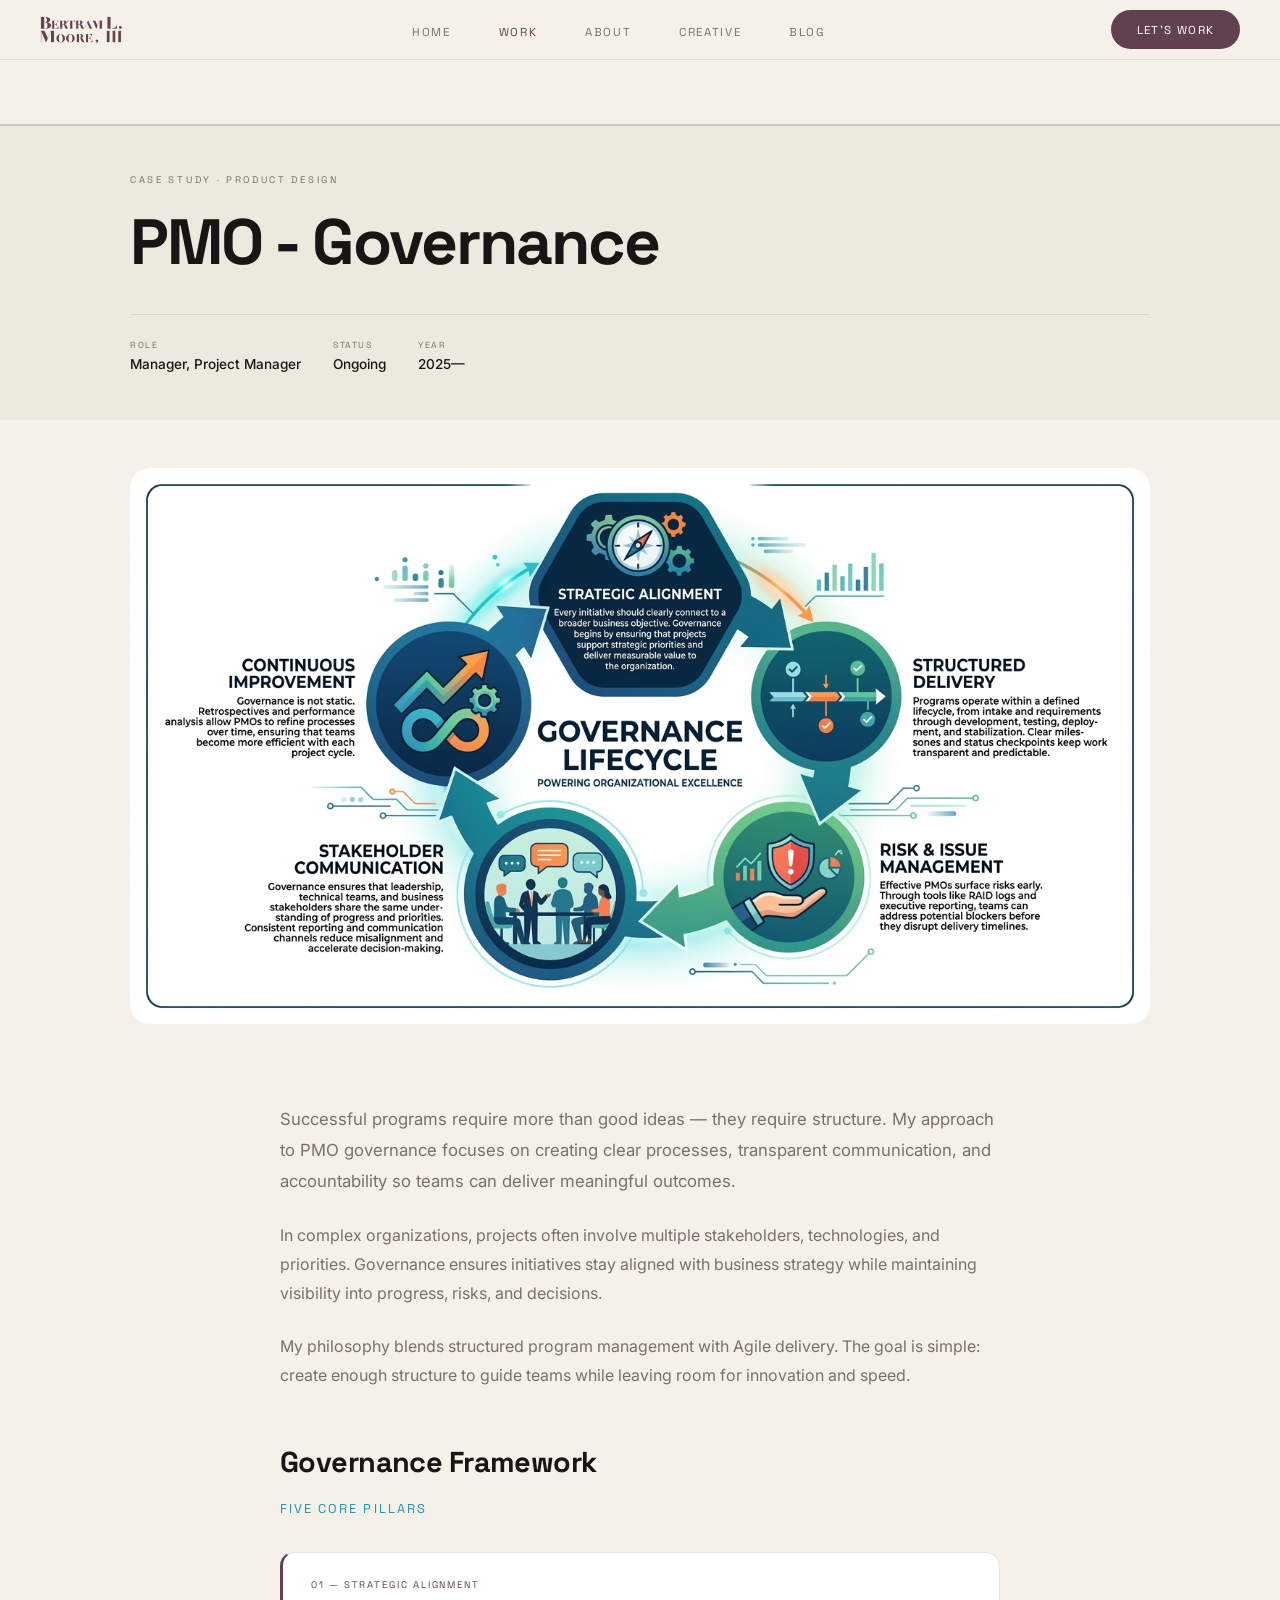
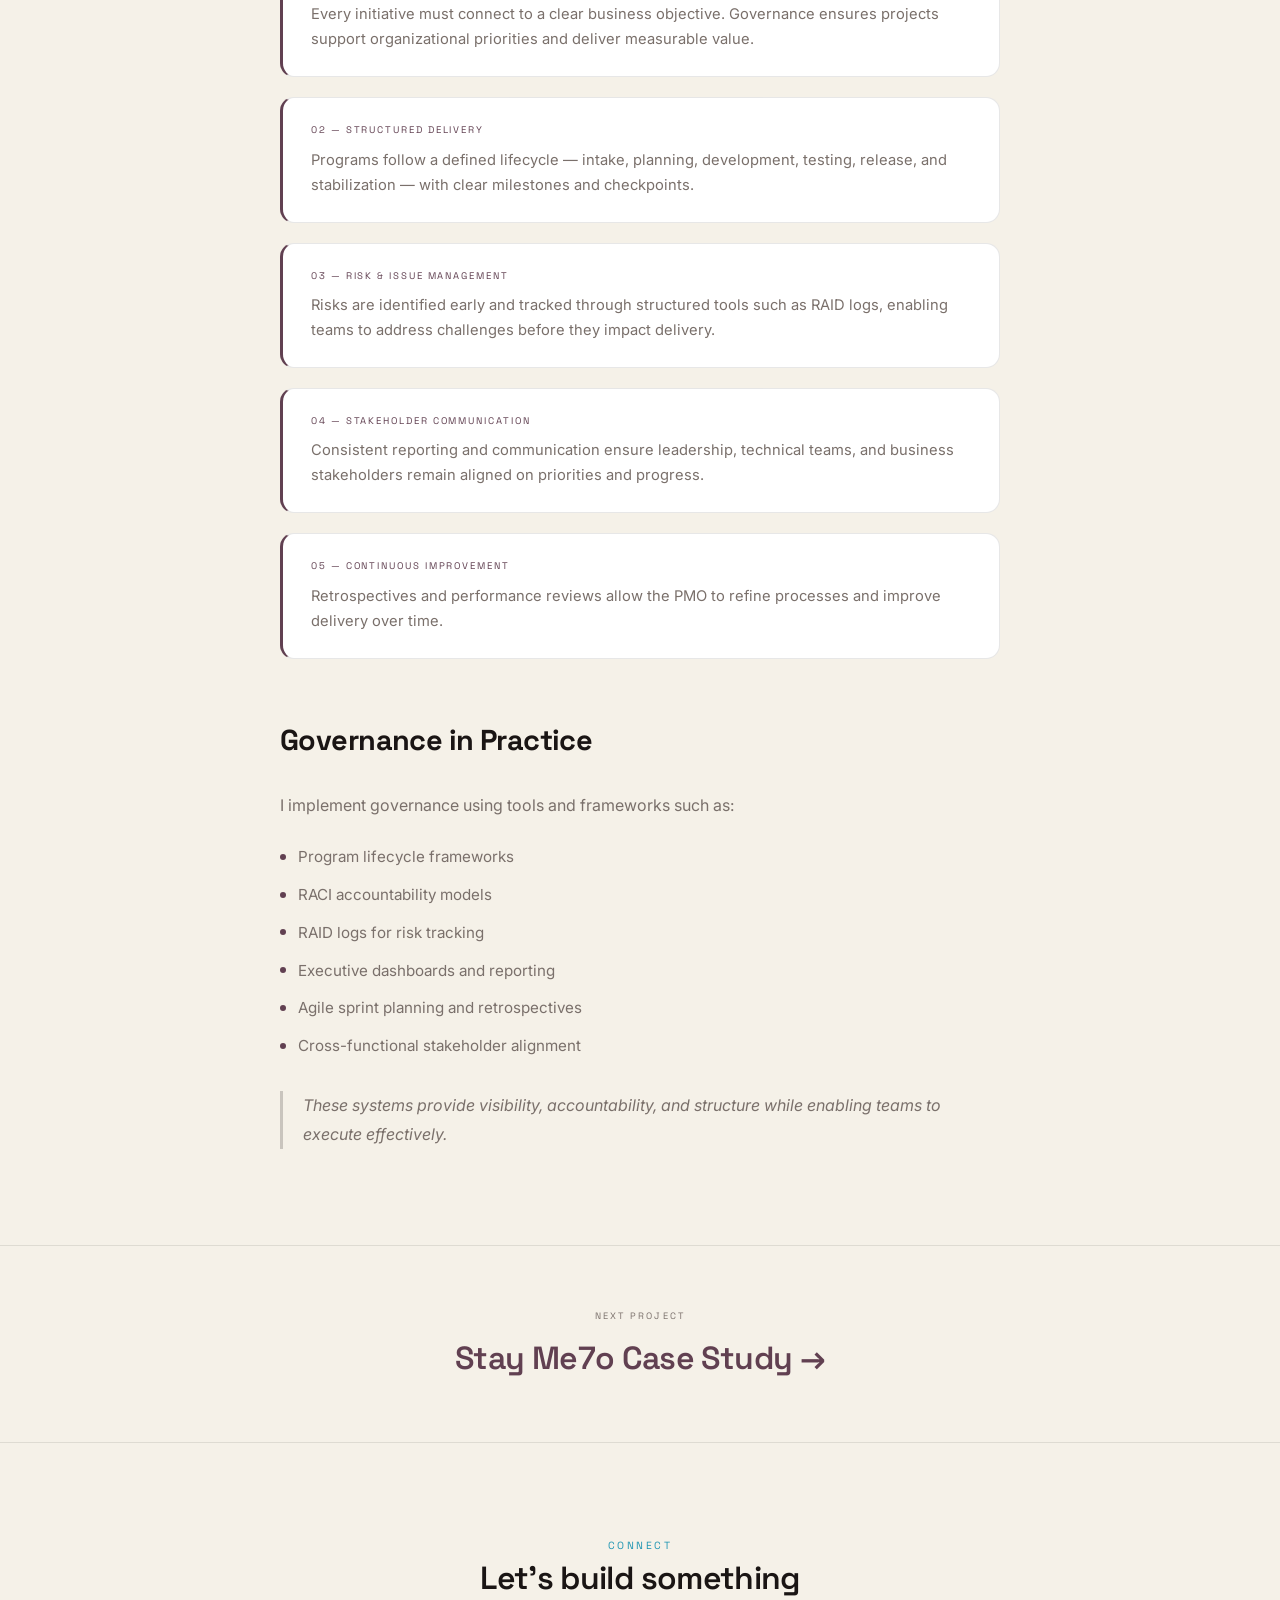
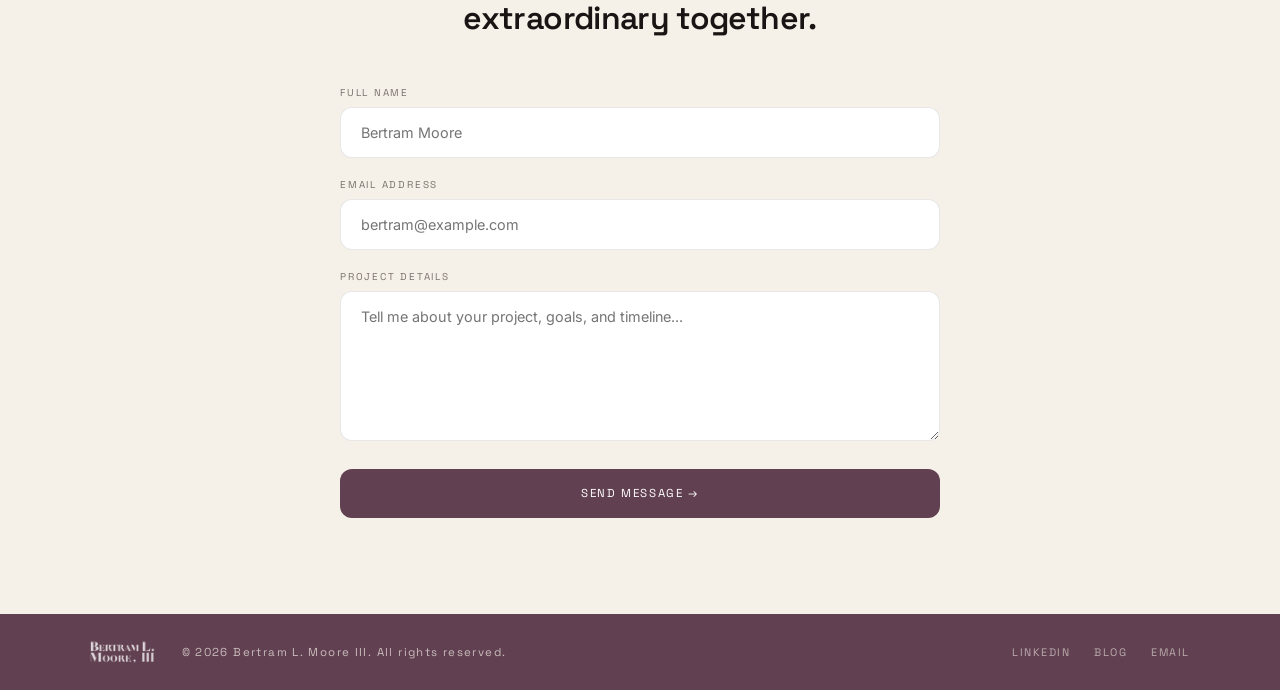
<file: case-pmo.html>
<!DOCTYPE html>
<html lang="en">

<head>
  <meta charset="UTF-8" />
  <meta name="viewport" content="width=device-width, initial-scale=1.0" />
  <title>Case Study: PMO Governance | Bertram L. Moore III</title>
  <meta name="description" content="Case study on redesigning PMO governance frameworks and systems for enterprise efficiency." />
  <meta property="og:title" content="Case Study: PMO Governance | Bertram L. Moore III" />
  <meta property="og:description" content="Case study on redesigning PMO governance frameworks and systems for enterprise efficiency." />
  <meta property="og:type" content="article" />
  <meta property="og:url" content="https://bertrammoore.com/case-pmo.html" />
  <meta property="og:image" content="https://bertrammoore.com/governance-lifecycle.png" />
  <meta name="twitter:card" content="summary_large_image" />
  <meta name="twitter:title" content="Case Study: PMO Governance | Bertram L. Moore III" />
  <meta name="twitter:description" content="Case study on redesigning PMO governance frameworks and systems for enterprise efficiency." />
  <meta name="twitter:image" content="https://bertrammoore.com/governance-lifecycle.png" />
  <link rel="icon" href="bm-logo.png" type="image/png" />
  <link rel="canonical" href="https://bertrammoore.com/case-pmo.html" />
  <link rel="preconnect" href="https://fonts.googleapis.com" />
  <link rel="preconnect" href="https://fonts.gstatic.com" crossorigin />
  <link
    href="https://fonts.googleapis.com/css2?family=Space+Grotesk:wght@300;400;500;600;700&family=Inter:wght@300;400;500&display=swap"
    rel="stylesheet" />
  <style>
    *,
    *::before,
    *::after {
      box-sizing: border-box;
      margin: 0;
      padding: 0;
    }

    :root {
      --bg: #f5f1e8;
      --bg-warm: #ede9df;
      --surface: #ffffff;
      --eggplant: #614051;
      --eggplant-lt: rgba(97, 64, 81, 0.07);
      --blue: #1e95b2;
      --blue-lt: rgba(30, 149, 178, 0.1);
      --gold: #dcc48e;
      --gold-dk: #b89a5c;
      --text: #1a1514;
      --muted: #7a706b;
      --rule: rgba(26, 21, 20, 0.1);
      --rule-heavy: rgba(26, 21, 20, 0.2);

      /* Animation Timing Variables */
      --intro-door-close: 1.5s;
      --intro-door-delay: 1.4s;
      --intro-exit-delay: calc(var(--intro-door-delay) + var(--intro-door-close) + 0.3s);
      --hero-fade-start: calc(var(--intro-exit-delay) - 0.1s);
    }

    html {
      scroll-behavior: smooth;
    }

    body {
      background: var(--bg);
      font-family: 'Inter', sans-serif;
      -webkit-font-smoothing: antialiased;
      overflow-x: hidden;
    }

    /* ══════════════════════════════════════
   INTRO — Elevator Door Sequence
══════════════════════════════════════ */

    #intro {
      position: fixed;
      inset: 0;
      z-index: 1000;
      display: flex;
      align-items: center;
      justify-content: center;
      pointer-events: none;
    }

    /* The name — sits in the center, fades in first */
    .intro-name {
      position: absolute;
      z-index: 5;
      text-align: center;
      font-family: 'Space Grotesk', sans-serif;
      font-size: clamp(1.8rem, 4vw, 3rem);
      font-weight: 600;
      letter-spacing: 0.08em;
      color: var(--eggplant);
      opacity: 0;
      animation: nameReveal 0.8s ease 0.3s forwards;
    }

    .intro-name span {
      display: block;
      font-size: clamp(0.7rem, 1.2vw, 0.9rem);
      font-weight: 400;
      letter-spacing: 0.32em;
      text-transform: uppercase;
      color: var(--muted);
      margin-top: 0.6rem;
    }

    /* Left door */
    .door-left {
      position: absolute;
      top: 0;
      left: 0;
      width: 50%;
      height: 100%;
      background: var(--bg);
      transform: translateX(-100%);
      animation: doorCloseLeft var(--intro-door-close) cubic-bezier(0.76, 0, 0.24, 1) var(--intro-door-delay) forwards;
      border-right: 2px solid rgba(97, 64, 81, 0.15);
    }

    /* Right door */
    .door-right {
      position: absolute;
      top: 0;
      right: 0;
      width: 50%;
      height: 100%;
      background: #1c1014;
      transform: translateX(100%);
      animation: doorCloseRight var(--intro-door-close) cubic-bezier(0.76, 0, 0.24, 1) var(--intro-door-delay) forwards;
      border-left: 2px solid rgba(97, 64, 81, 0.15);
    }

    /* After doors close, fade the whole intro out */
    #intro {
      animation: introExit 0.01s ease var(--intro-exit-delay) forwards;
    }

    @keyframes nameReveal {
      from {
        opacity: 0;
        transform: translateY(8px);
      }

      to {
        opacity: 1;
        transform: translateY(0);
      }
    }

    @keyframes doorCloseLeft {
      from {
        transform: translateX(-100%);
      }

      to {
        transform: translateX(0);
      }
    }

    @keyframes doorCloseRight {
      from {
        transform: translateX(100%);
      }

      to {
        transform: translateX(0);
      }
    }

    @keyframes introExit {
      to {
        display: none;
        pointer-events: none;
        visibility: hidden;
      }
    }


    /* ── PROJECTS ── */
    .projects {
      max-width: 1100px;
      margin: 0 auto;
      padding: 5rem 2.5rem;
      border-top: 2px solid var(--rule-heavy);
    }

    .project-feat {
      display: grid;
      grid-template-columns: 1.1fr 1fr;
      border-radius: 20px;
      overflow: hidden;
      border: 1px solid var(--rule);
      box-shadow: 0 4px 24px rgba(26, 21, 20, 0.07);
      margin-bottom: 1.25rem;
      background: var(--surface);
      min-height: 320px;
      transition: box-shadow 0.25s, transform 0.25s;
    }

    .project-feat:hover {
      box-shadow: 0 12px 40px rgba(26, 21, 20, 0.13);
      transform: translateY(-3px);
    }

    .project-feat-img {
      background: linear-gradient(135deg, rgba(97, 64, 81, 0.7), rgba(30, 149, 178, 0.4)),
        repeating-linear-gradient(45deg, rgba(245, 241, 232, 0.04) 0, rgba(245, 241, 232, 0.04) 1px, transparent 1px, transparent 10px);
      display: flex;
      align-items: center;
      justify-content: center;
      min-height: 260px;
    }

    .project-feat-img-label {
      font-family: "Space Grotesk", sans-serif;
      font-size: 0.6rem;
      letter-spacing: 0.2em;
      text-transform: uppercase;
      color: rgba(245, 241, 232, 0.35);
    }

    .project-feat-body {
      padding: 2.25rem 2rem;
      display: flex;
      flex-direction: column;
      justify-content: space-between;
      border-left: 1px solid var(--rule);
    }

    .project-num {
      font-family: "Space Grotesk", sans-serif;
      font-size: 0.62rem;
      letter-spacing: 0.2em;
      text-transform: uppercase;
      color: var(--muted);
      margin-bottom: 0.5rem;
    }

    .project-pills {
      display: flex;
      flex-wrap: wrap;
      gap: 0.4rem;
      margin-bottom: 0.75rem;
    }

    .pill {
      font-family: "Space Grotesk", sans-serif;
      font-size: 0.62rem;
      letter-spacing: 0.12em;
      text-transform: uppercase;
      padding: 0.2rem 0.65rem;
      border-radius: 999px;
      border: 1px solid rgba(30, 149, 178, 0.3);
      color: var(--blue);
    }

    .pill.egg {
      border-color: rgba(97, 64, 81, 0.3);
      color: var(--eggplant);
    }

    .project-title-lg {
      font-family: "Space Grotesk", sans-serif;
      font-size: 1.6rem;
      font-weight: 600;
      letter-spacing: -0.02em;
      line-height: 1.15;
      padding-bottom: 0.1em;
      color: var(--text);
      margin-bottom: 0.75rem;
    }

    .project-desc {
      font-size: 0.88rem;
      color: var(--muted);
      line-height: 1.65;
      margin-bottom: 1.5rem;
    }

    .project-link {
      font-family: "Space Grotesk", sans-serif;
      font-size: 0.72rem;
      letter-spacing: 0.14em;
      text-transform: uppercase;
      text-decoration: none;
      color: var(--eggplant);
      display: inline-flex;
      align-items: center;
      gap: 0.5rem;
      transition: gap 0.2s;
    }

    .project-link:hover {
      gap: 0.9rem;
    }

    .project-link::after {
      content: "→";
    }

    .projects-row {
      display: grid;
      grid-template-columns: 1fr 1fr;
      gap: 1.25rem;
    }

    .project-card {
      background: var(--surface);
      border-radius: 16px;
      border: 1px solid var(--rule);
      overflow: hidden;
      box-shadow: 0 2px 12px rgba(26, 21, 20, 0.05);
      transition: box-shadow 0.2s, transform 0.2s;
    }

    .project-card:hover {
      box-shadow: 0 8px 28px rgba(26, 21, 20, 0.1);
      transform: translateY(-3px);
    }

    .card-img {
      height: 130px;
      background: linear-gradient(135deg, rgba(30, 149, 178, 0.15), rgba(97, 64, 81, 0.1));
      display: flex;
      align-items: center;
      justify-content: center;
    }

    .card-img span {
      font-family: "Space Grotesk", sans-serif;
      font-size: 0.6rem;
      letter-spacing: 0.18em;
      text-transform: uppercase;
      color: var(--muted);
      opacity: 0.5;
    }

    .card-body {
      padding: 1.25rem 1.4rem 1.5rem;
    }

    .card-title {
      font-family: "Space Grotesk", sans-serif;
      font-size: 1.05rem;
      font-weight: 600;
      letter-spacing: -0.01em;
      color: var(--text);
      margin-bottom: 0.4rem;
    }

    .card-desc {
      font-size: 0.84rem;
      color: var(--muted);
      line-height: 1.6;
      margin-bottom: 1rem;
    }

    /* ── ABOUT ── */
    .about {
      background: var(--bg-warm);
      border-top: 1px solid var(--rule);
      border-bottom: 1px solid var(--rule);
    }

    .about-inner {
      max-width: 1100px;
      margin: 0 auto;
      padding: 5rem 2.5rem;
      display: grid;
      grid-template-columns: 240px 1fr;
      gap: 5rem;
      align-items: start;
    }

    .about-portrait {
      width: 200px;
      height: 200px;
      border-radius: 50%;
      background: var(--bg);
      border: 3px solid var(--eggplant);
      display: flex;
      align-items: center;
      justify-content: center;
      box-shadow: 0 8px 32px rgba(97, 64, 81, 0.15);
    }

    .about-portrait span {
      font-size: 0.6rem;
      letter-spacing: 0.14em;
      text-transform: uppercase;
      color: var(--muted);
    }

    .about-kicker {
      font-family: "Space Grotesk", sans-serif;
      font-size: 0.65rem;
      letter-spacing: 0.24em;
      text-transform: uppercase;
      color: var(--blue);
      margin-bottom: 0.75rem;
    }

    .about-hl {
      font-family: "Space Grotesk", sans-serif;
      font-size: clamp(1.8rem, 3vw, 2.6rem);
      font-weight: 600;
      letter-spacing: -0.03em;
      line-height: 1.05;
      color: var(--text);
      margin-bottom: 1.25rem;
    }

    .about-p {
      font-size: 0.92rem;
      color: var(--muted);
      line-height: 1.8;
      margin-bottom: 0.85rem;
      max-width: 540px;
    }

    .about-facts {
      display: grid;
      grid-template-columns: repeat(3, 1fr);
      gap: 1rem;
      margin-top: 2rem;
    }

    .about-fact {
      background: var(--surface);
      border-radius: 14px;
      padding: 1rem 1.1rem;
      border: 1px solid var(--rule);
      transition: all 0.3s ease;
      position: relative;
      z-index: 1;
    }

    .about-fact:hover {
      transform: translateY(-5px);
      border-color: var(--blue);
      box-shadow: 0 0 20px rgba(30, 149, 178, 0.2);
      animation: pulseGlow 2s infinite;
    }

    @keyframes pulseGlow {
      0% {
        box-shadow: 0 0 10px rgba(30, 149, 178, 0.2);
      }

      50% {
        box-shadow: 0 0 25px rgba(30, 149, 178, 0.5), 0 0 10px rgba(30, 149, 178, 0.3);
      }

      100% {
        box-shadow: 0 0 10px rgba(30, 149, 178, 0.2);
      }
    }

    /* ── CONTACT ── */
    .contact {
      background: var(--bg);
      border-top: 1px solid var(--rule);
      padding: 6rem 2.5rem;
    }

    .contact-inner {
      max-width: 600px;
      margin: 0 auto;
      text-align: center;
    }

    .contact-form {
      margin-top: 3rem;
      display: grid;
      gap: 1.25rem;
      text-align: left;
    }

    .form-group {
      display: flex;
      flex-direction: column;
      gap: 0.5rem;
    }

    .form-label {
      font-family: 'Space Grotesk', sans-serif;
      font-size: 0.62rem;
      letter-spacing: 0.18em;
      text-transform: uppercase;
      color: var(--muted);
    }

    .form-input,
    .form-textarea {
      background: var(--surface);
      border: 1px solid var(--rule);
      border-radius: 12px;
      padding: 1rem 1.25rem;
      font-family: 'Inter', sans-serif;
      font-size: 0.9rem;
      color: var(--text);
      transition: all 0.2s;
    }

    .form-input:focus,
    .form-textarea:focus {
      outline: none;
      border-color: var(--blue);
      box-shadow: 0 0 0 4px var(--blue-lt);
    }

    .form-textarea {
      min-height: 150px;
      resize: vertical;
    }

    .btn-submit {
      font-family: 'Space Grotesk', sans-serif;
      font-size: 0.72rem;
      letter-spacing: 0.14em;
      text-transform: uppercase;
      background: var(--eggplant);
      color: #fff;
      border: none;
      padding: 1.1rem;
      border-radius: 12px;
      cursor: pointer;
      transition: all 0.2s;
      margin-top: 0.5rem;
    }

    .btn-submit:hover {
      filter: brightness(1.1);
      transform: translateY(-2px);
      box-shadow: 0 8px 24px rgba(97, 64, 81, 0.25);
    }

    /* ── MOBILE MENU ── */
    .menu-toggle {
      display: none;
      flex-direction: column;
      gap: 5px;
      cursor: pointer;
      z-index: 1001;
      padding: 0.5rem;
    }

    .menu-toggle span {
      display: block;
      width: 22px;
      height: 2px;
      background: var(--text);
      transition: transform 0.3s, opacity 0.3s;
    }

    .nav-mobile {
      position: fixed;
      inset: 0;
      background: rgba(10, 8, 7, 0.95);
      backdrop-filter: blur(20px);
      -webkit-backdrop-filter: blur(20px);
      z-index: 1000;
      display: flex;
      flex-direction: column;
      align-items: center;
      justify-content: center;
      gap: 2.5rem;
      opacity: 0;
      pointer-events: none;
      transition: opacity 0.4s ease;
    }

    .nav-mobile.active {
      opacity: 1;
      pointer-events: auto;
    }

    .nav-mobile a {
      font-family: 'Space Grotesk', sans-serif;
      font-size: 1.5rem;
      letter-spacing: 0.15em;
      text-transform: uppercase;
      text-decoration: none;
      color: #fff;
      opacity: 0.7;
      transition: opacity 0.3s;
      padding: 0.5rem;
    }

    .nav-mobile a:hover {
      opacity: 1;
    }

    /* Toggle Animation */
    .menu-toggle.active span:nth-child(1) {
      transform: translateY(7px) rotate(45deg);
    }

    .menu-toggle.active span:nth-child(2) {
      opacity: 0;
    }

    .menu-toggle.active span:nth-child(3) {
      transform: translateY(-7px) rotate(-45deg);
    }

    .fact-num {
      font-family: "Space Grotesk", sans-serif;
      font-size: 1.8rem;
      font-weight: 600;
      color: var(--eggplant);
      line-height: 1;
      margin-bottom: 0.2rem;
    }

    .fact-label {
      font-size: 0.78rem;
      color: var(--muted);
      line-height: 1.4;
    }

    /* ── SKILLS ── */
    .skills {
      background: var(--eggplant);
      border-top: 1px solid rgba(97, 64, 81, 0.2);
      border-bottom: 1px solid rgba(97, 64, 81, 0.2);
    }

    .skills-inner {
      max-width: 1100px;
      margin: 0 auto;
      padding: 5rem 2.5rem;
    }

    .skills .eyebrow {
      color: rgba(245, 241, 232, 0.55);
    }

    .skills .section-title {
      color: #f5f1e8;
    }

    .skills .skills-grid {
      display: grid;
      grid-template-columns: repeat(4, 1fr);
      gap: 1rem;
      margin-top: 2.5rem;
    }

    .skills .skill-card {
      background: rgba(255, 255, 255, 0.12);
      border-radius: 16px;
      padding: 1.5rem 1.3rem;
      border: 1px solid rgba(255, 255, 255, 0.25);
      backdrop-filter: blur(8px);
      position: relative;
      overflow: hidden;
      transition: background 0.2s, transform 0.2s, box-shadow 0.2s;
    }

    .skills .skill-card:hover {
      background: rgba(255, 255, 255, 0.2);
      transform: translateY(-2px);
      box-shadow: 0 8px 28px rgba(0, 0, 0, 0.15);
    }

    .skills .skill-card::before {
      content: "";
      position: absolute;
      top: 0;
      left: 0;
      right: 0;
      height: 3px;
    }

    .skills .skill-card:nth-child(1)::before {
      background: var(--blue);
      opacity: 0.9;
    }

    .skills .skill-card:nth-child(2)::before {
      background: #f5f1e8;
      opacity: 0.5;
    }

    .skills .skill-card:nth-child(3)::before {
      background: var(--gold);
      opacity: 0.9;
    }

    .skills .skill-card:nth-child(4)::before {
      background: var(--blue);
      opacity: 0.5;
    }

    .skill-title {
      font-family: "Space Grotesk", sans-serif;
      font-size: 0.9rem;
      font-weight: 600;
      color: #f5f1e8;
      margin-bottom: 0.5rem;
    }

    /* ══════════════════════════════════════
   NAV
══════════════════════════════════════ */
    nav {
      position: sticky;
      top: 0;
      z-index: 100;
      display: flex;
      align-items: center;
      justify-content: space-between;
      padding: 0 2.5rem;
      height: 60px;
      background: rgba(245, 241, 232, 0.9);
      backdrop-filter: blur(16px);
      border-bottom: 1px solid var(--rule);
      opacity: 0;
      animation: fadeDown 0.6s ease calc(var(--hero-fade-start) + 0.2s) forwards;
    }

    .nav-logo {
      display: flex;
      align-items: center;
      gap: 0.75rem;
    }

    .nav-mark-custom {
      display: flex;
      align-items: center;
      justify-content: center;
    }

    .nav-name {
      font-size: 0.88rem;
      font-weight: 600;
      color: var(--text);
    }

    .nav-links {
      display: flex;
      gap: 2rem;
      list-style: none;
    }

    .nav-links a {
      font-family: 'Space Grotesk', sans-serif;
      font-size: 0.72rem;
      letter-spacing: 0.14em;
      text-transform: uppercase;
      text-decoration: none;
      color: var(--muted);
      transition: color 0.2s;
      padding: 0.5rem;
    }

    .nav-links a:hover,
    .nav-links a.active {
      color: var(--eggplant);
    }

    .nav-cta {
      font-family: 'Space Grotesk', sans-serif;
      font-size: 0.72rem;
      letter-spacing: 0.12em;
      text-transform: uppercase;
      text-decoration: none;
      padding: 0.8rem 1.6rem;
      border-radius: 999px;
      background: var(--eggplant);
      color: #fff;
      transition: all 0.2s;
    }

    .nav-cta:hover {
      filter: brightness(1.1);
      box-shadow: 0 6px 18px rgba(97, 64, 81, 0.35);
    }

    /* ══════════════════════════════════════
   HERO B — Split Scene
══════════════════════════════════════ */
    .hero {
      position: relative;
      min-height: 100vh;
      display: grid;
      grid-template-columns: 1.1fr 1fr;
      overflow: hidden;
      opacity: 0;
      animation: fadeIn 0.8s ease var(--hero-fade-start) forwards;
    }

    /* LEFT — dark cinematic panel */
    .hero-left {
      background: #1c1014;
      position: relative;
      display: flex;
      flex-direction: column;
      justify-content: space-between;
      padding: 3.5rem;
      overflow: hidden;
    }

    /* Ambient glows */
    .hero-left::before {
      content: '';
      position: absolute;
      bottom: -20%;
      left: -10%;
      width: 70%;
      height: 70%;
      background: radial-gradient(circle, rgba(145, 96, 122, 0.65), transparent 70%);
      filter: blur(80px);
      pointer-events: none;
    }

    .hero-left::after {
      content: '';
      position: absolute;
      top: -10%;
      right: -10%;
      width: 50%;
      height: 50%;
      background: radial-gradient(circle, rgba(30, 149, 178, 0.15), transparent 70%);
      filter: blur(40px);
      pointer-events: none;
    }

    /* Film grain */
    .hero-grain {
      position: absolute;
      inset: 0;
      z-index: 1;
      pointer-events: none;
      background-image: url("data:image/svg+xml,%3Csvg viewBox='0 0 200 200' xmlns='http://www.w3.org/2000/svg'%3E%3Cfilter id='n'%3E%3CfeTurbulence type='fractalNoise' baseFrequency='0.75' numOctaves='4' stitchTiles='stitch'/%3E%3C/filter%3E%3Crect width='100%25' height='100%25' filter='url(%23n)' opacity='0.04'/%3E%3C/svg%3E");
      opacity: 0.5;
    }

    .hero-top {
      position: relative;
      z-index: 2;
      display: flex;
      align-items: center;
      justify-content: space-between;
      opacity: 0;
      animation: fadeDown 0.7s ease calc(var(--hero-fade-start) + 0.3s) forwards;
    }

    .hero-mark {
      width: 40px;
      height: 40px;
      border-radius: 10px;
      background: var(--eggplant);
      display: flex;
      align-items: center;
      justify-content: center;
      font-family: 'Space Grotesk', sans-serif;
      font-size: 0.72rem;
      font-weight: 700;
      color: #fff;
      letter-spacing: 0.04em;
    }

    .hero-year {
      font-family: 'Space Grotesk', sans-serif;
      font-size: 0.58rem;
      letter-spacing: 0.28em;
      text-transform: uppercase;
      color: var(--gold);
    }

    .hero-headline {
      position: relative;
      z-index: 2;
      flex: 1;
      display: flex;
      flex-direction: column;
      justify-content: center;
      padding: 3rem 0;
    }

    .hero-kicker {
      font-family: 'Space Grotesk', sans-serif;
      font-size: 0.58rem;
      letter-spacing: 0.32em;
      text-transform: uppercase;
      color: var(--blue);
      margin-bottom: 1.75rem;
      display: flex;
      align-items: center;
      gap: 0.6rem;
      opacity: 0;
      animation: fadeUp 0.8s ease calc(var(--hero-fade-start) + 0.5s) forwards;
    }

    .hero-kicker::before {
      content: '';
      display: block;
      width: 24px;
      height: 1px;
      background: var(--blue);
    }

    .hero-title {
      font-family: 'Space Grotesk', sans-serif;
      font-size: clamp(3.5rem, 6.5vw, 6.5rem);
      font-weight: 700;
      letter-spacing: -0.04em;
      line-height: 1.15;
      padding-bottom: 0.1em;
      color: #f5f1e8;
      margin-bottom: 2.5rem;
      opacity: 0;
      animation: fadeUp 0.9s ease calc(var(--hero-fade-start) + 0.65s) forwards;
    }

    .hero-title .stroke {
      display: block;
      color: transparent;
      -webkit-text-stroke: 1.5px rgba(245, 241, 232, 0.35);
    }

    .hero-title .gold {
      display: block;
      background: linear-gradient(90deg, var(--gold), #f0d9a0);
      -webkit-background-clip: text;
      -webkit-text-fill-color: transparent;
      background-clip: text;
    }

    .hero-sub {
      font-size: 0.9rem;
      color: rgba(245, 241, 232, 0.5);
      max-width: 340px;
      line-height: 1.75;
      opacity: 0;
      animation: fadeUp 0.8s ease calc(var(--hero-fade-start) + 0.8s) forwards;
    }

    .hero-bottom {
      position: relative;
      z-index: 2;
      display: flex;
      align-items: center;
      justify-content: space-between;
      padding-top: 2rem;
      border-top: 1px solid rgba(245, 241, 232, 0.08);
      opacity: 0;
      animation: fadeUp 0.8s ease calc(var(--hero-fade-start) + 1s) forwards;
    }

    .hero-ctas {
      display: flex;
      gap: 0.6rem;
    }

    .btn-egg {
      font-family: 'Space Grotesk', sans-serif;
      font-size: 0.68rem;
      letter-spacing: 0.14em;
      text-transform: uppercase;
      text-decoration: none;
      padding: 0.65rem 1.4rem;
      border-radius: 999px;
      background: var(--eggplant);
      border: 1px solid transparent;
      color: #fff;
      transition: all 0.2s;
    }

    .btn-egg:hover {
      filter: brightness(1.1);
      box-shadow: 0 6px 20px rgba(97, 64, 81, 0.4);
    }

    .btn-light {
      font-family: 'Space Grotesk', sans-serif;
      font-size: 0.68rem;
      letter-spacing: 0.14em;
      text-transform: uppercase;
      text-decoration: none;
      padding: 0.65rem 1.4rem;
      border-radius: 999px;
      background: rgba(245, 241, 232, 0.08);
      border: 1px solid rgba(245, 241, 232, 0.15);
      color: rgba(245, 241, 232, 0.7);
      transition: all 0.2s;
    }

    .btn-light:hover {
      background: rgba(245, 241, 232, 0.15);
      color: #f5f1e8;
    }

    .hero-scroll {
      font-family: 'Space Grotesk', sans-serif;
      font-size: 0.55rem;
      letter-spacing: 0.24em;
      text-transform: uppercase;
      color: rgba(245, 241, 232, 0.25);
      writing-mode: vertical-rl;
    }

    /* RIGHT — cream panel */
    .hero-right {
      background: var(--bg);
      position: relative;
      display: flex;
      flex-direction: column;
      justify-content: center;
      padding: 3.5rem;
      border-left: 1px solid var(--rule-heavy);
      opacity: 0;
      animation: fadeLeft 0.9s ease calc(var(--hero-fade-start) + 0.4s) forwards;
    }

    .hero-right::before {
      content: '';
      position: absolute;
      left: 0;
      top: 15%;
      bottom: 15%;
      width: 3px;
      background: linear-gradient(to bottom, transparent, var(--eggplant) 30%, var(--blue) 70%, transparent);
    }

    .hero-right-label {
      font-family: 'Space Grotesk', sans-serif;
      font-size: 0.58rem;
      letter-spacing: 0.28em;
      text-transform: uppercase;
      color: var(--muted);
      margin-bottom: 2rem;
      padding-bottom: 1rem;
      border-bottom: 1px solid var(--rule);
    }

    .hero-cards {
      display: flex;
      flex-direction: column;
      gap: 0.85rem;
      margin-bottom: 3rem;
    }

    .status-card {
      background: var(--surface);
      border-radius: 14px;
      padding: 1.1rem 1.25rem;
      border: 1px solid var(--rule);
      box-shadow: 0 2px 16px rgba(26, 21, 20, 0.05);
      display: flex;
      align-items: flex-start;
      gap: 0.9rem;
      transition: box-shadow 0.2s, transform 0.2s;
    }

    .status-card:hover {
      box-shadow: 0 6px 24px rgba(26, 21, 20, 0.1);
      transform: translateY(-2px);
    }

    .status-icon {
      width: 36px;
      height: 36px;
      border-radius: 10px;
      display: flex;
      align-items: center;
      justify-content: center;
      font-size: 1rem;
      flex-shrink: 0;
    }

    .si-egg {
      background: rgba(97, 64, 81, 0.1);
    }

    .si-blue {
      background: rgba(30, 149, 178, 0.1);
    }

    .si-gold {
      background: rgba(220, 196, 142, 0.25);
    }

    .status-label {
      font-family: 'Space Grotesk', sans-serif;
      font-size: 0.58rem;
      letter-spacing: 0.18em;
      text-transform: uppercase;
      color: var(--muted);
      margin-bottom: 0.2rem;
    }

    .status-value {
      font-size: 0.85rem;
      font-weight: 500;
      color: var(--text);
      line-height: 1.35;
    }

    .hero-right-footer {
      padding-top: 2rem;
      border-top: 1px solid var(--rule);
    }

    .hero-tags {
      display: flex;
      flex-wrap: wrap;
      gap: 0.5rem;
      margin-bottom: 1.5rem;
    }

    .hero-tag {
      font-family: 'Space Grotesk', sans-serif;
      font-size: 0.6rem;
      letter-spacing: 0.1em;
      text-transform: uppercase;
      padding: 0.28rem 0.75rem;
      border-radius: 999px;
      border: 1px solid var(--rule);
      color: var(--muted);
      background: var(--surface);
    }

    .hero-social {
      display: flex;
      gap: 1.5rem;
    }

    .hero-social a {
      font-family: 'Space Grotesk', sans-serif;
      font-size: 0.6rem;
      letter-spacing: 0.18em;
      text-transform: uppercase;
      text-decoration: none;
      color: var(--muted);
      transition: color 0.2s;
    }

    .hero-social a:hover {
      color: var(--blue);
    }

    /* ══════════════════════════════════════
   REST OF PAGE (Concept 4 sections)
══════════════════════════════════════ */
    .page-content {
      opacity: 0;
      animation: fadeIn 0.8s ease calc(var(--hero-fade-start) + 0.7s) forwards;
    }

    /* Projects teaser */
    .projects-teaser {
      max-width: 1100px;
      margin: 0 auto;
      padding: 5rem 2.5rem;
      border-bottom: 1px solid var(--rule);
    }

    .eyebrow {
      font-family: 'Space Grotesk', sans-serif;
      font-size: 0.65rem;
      letter-spacing: 0.24em;
      text-transform: uppercase;
      color: var(--blue);
      margin-bottom: 0.35rem;
    }

    .section-title {
      font-family: 'Space Grotesk', sans-serif;
      font-size: clamp(1.4rem, 2.5vw, 2rem);
      font-weight: 600;
      letter-spacing: -0.02em;
      color: var(--text);
      margin-bottom: 2.5rem;
    }

    .section-head {
      display: flex;
      align-items: flex-end;
      justify-content: space-between;
      margin-bottom: 2.5rem;
      padding-bottom: 1.25rem;
      border-bottom: 1px solid var(--rule);
    }

    .see-all {
      font-family: 'Space Grotesk', sans-serif;
      font-size: 0.7rem;
      letter-spacing: 0.14em;
      text-transform: uppercase;
      text-decoration: none;
      color: var(--muted);
      transition: color 0.2s;
    }

    .see-all:hover {
      color: var(--eggplant);
    }

    /* Numbered project rows */
    .project-row {
      display: grid;
      grid-template-columns: 60px 1fr auto;
      align-items: center;
      gap: 2rem;
      padding: 1.75rem 0.5rem;
      border-bottom: 1px solid var(--rule);
      text-decoration: none;
      color: inherit;
      position: relative;
      border-radius: 8px;
      transition: background 0.18s;
    }

    .project-row::before {
      content: '';
      position: absolute;
      inset: 0;
      border-radius: 8px;
      background: var(--eggplant-lt);
      opacity: 0;
      transition: opacity 0.2s;
    }

    .project-row:hover::before {
      opacity: 1;
    }

    .project-row:last-child {
      border-bottom: none;
    }

    .project-num {
      font-family: 'Space Grotesk', sans-serif;
      font-size: 0.72rem;
      letter-spacing: 0.18em;
      text-transform: uppercase;
      color: var(--muted);
      position: relative;
      z-index: 1;
    }

    .project-body {
      position: relative;
      z-index: 1;
    }

    .project-name {
      font-family: 'Space Grotesk', sans-serif;
      font-size: 1.05rem;
      font-weight: 600;
      letter-spacing: -0.01em;
      color: var(--text);
      margin-bottom: 0.3rem;
    }

    .project-meta {
      display: flex;
      align-items: center;
      gap: 0.75rem;
      flex-wrap: wrap;
    }

    .project-cat {
      font-family: 'Space Grotesk', sans-serif;
      font-size: 0.62rem;
      letter-spacing: 0.14em;
      text-transform: uppercase;
      color: var(--blue);
    }

    .project-tags {
      display: flex;
      gap: 0.4rem;
    }

    .project-tag {
      font-family: 'Space Grotesk', sans-serif;
      font-size: 0.58rem;
      letter-spacing: 0.1em;
      text-transform: uppercase;
      padding: 0.15rem 0.55rem;
      border-radius: 999px;
      border: 1px solid var(--rule);
      color: var(--muted);
    }

    .project-arrow {
      font-size: 1rem;
      color: var(--eggplant);
      position: relative;
      z-index: 1;
      opacity: 0;
      transform: translateX(-6px);
      transition: opacity 0.2s, transform 0.2s;
    }

    .project-row:hover .project-arrow {
      opacity: 1;
      transform: translateX(0);
    }

    /* Skills band */
    .skills-band {
      background: var(--eggplant);
      border-top: 1px solid rgba(97, 64, 81, 0.2);
      border-bottom: 1px solid rgba(97, 64, 81, 0.2);
    }

    .skills-inner {
      max-width: 1100px;
      margin: 0 auto;
      padding: 5rem 2.5rem;
    }

    .skills-eyebrow {
      font-family: 'Space Grotesk', sans-serif;
      font-size: 0.62rem;
      letter-spacing: 0.24em;
      text-transform: uppercase;
      color: rgba(245, 241, 232, 0.5);
      margin-bottom: 0.4rem;
    }

    .skills-title {
      font-family: 'Space Grotesk', sans-serif;
      font-size: clamp(1.4rem, 2.5vw, 2rem);
      font-weight: 600;
      letter-spacing: -0.02em;
      color: #f5f1e8;
      margin-bottom: 2.5rem;
    }

    .skills-grid {
      display: grid;
      grid-template-columns: repeat(4, 1fr);
      gap: 1rem;
    }

    .skill-card {
      background: rgba(255, 255, 255, 0.1);
      border-radius: 16px;
      padding: 1.5rem 1.3rem;
      border: 1px solid rgba(255, 255, 255, 0.18);
      backdrop-filter: blur(8px);
      position: relative;
      overflow: hidden;
      transition: background 0.2s, transform 0.2s;
    }

    .skill-card:hover {
      background: rgba(255, 255, 255, 0.16);
      transform: translateY(-2px);
    }

    .skill-card::before {
      content: '';
      position: absolute;
      top: 0;
      left: 0;
      right: 0;
      height: 3px;
    }

    .skill-card:nth-child(1)::before {
      background: var(--blue);
    }

    .skill-card:nth-child(2)::before {
      background: var(--gold);
    }

    .skill-card:nth-child(3)::before {
      background: rgba(245, 241, 232, 0.4);
    }

    .skill-card:nth-child(4)::before {
      background: var(--blue);
      opacity: 0.5;
    }

    .skill-icon {
      font-size: 1.3rem;
      margin-bottom: 0.75rem;
    }

    .skill-card-title {
      font-family: 'Space Grotesk', sans-serif;
      font-size: 0.9rem;
      font-weight: 600;
      color: #f5f1e8;
      margin-bottom: 0.5rem;
    }

    .skill-desc {
      font-size: 0.82rem;
      color: rgba(245, 241, 232, 0.55);
      line-height: 1.6;
    }

    /* Footer */
    footer {
      background: var(--eggplant);
      padding: 1.5rem 2.5rem;
    }

    .footer-inner {
      max-width: 1100px;
      margin: 0 auto;
      display: flex;
      align-items: center;
      justify-content: space-between;
    }

    .footer-left {
      display: flex;
      align-items: center;
      gap: 0.75rem;
    }

    .footer-copy {
      font-family: 'Space Grotesk', sans-serif;
      font-size: 0.72rem;
      letter-spacing: 0.12em;
      color: rgba(245, 241, 232, 0.7);
    }

    .footer-links {
      display: flex;
      gap: 1.5rem;
    }

    .footer-links a {
      font-family: 'Space Grotesk', sans-serif;
      font-size: 0.68rem;
      letter-spacing: 0.14em;
      text-transform: uppercase;
      text-decoration: none;
      color: rgba(245, 241, 232, 0.6);
      transition: color 0.2s;
    }

    .footer-links a:hover {
      color: #fff;
    }

    /* ── ANIMATIONS ── */
    @keyframes fadeUp {
      from {
        opacity: 0;
        transform: translateY(20px);
      }

      to {
        opacity: 1;
        transform: translateY(0);
      }
    }

    @keyframes fadeDown {
      from {
        opacity: 0;
        transform: translateY(-14px);
      }

      to {
        opacity: 1;
        transform: translateY(0);
      }
    }

    @keyframes fadeLeft {
      from {
        opacity: 0;
        transform: translateX(20px);
      }

      to {
        opacity: 1;
        transform: translateX(0);
      }
    }

    @keyframes fadeIn {
      from {
        opacity: 0;
      }

      to {
        opacity: 1;
      }
    }

    /* ── RESPONSIVE ── */
    @media (max-width: 900px) {

      /* Skills: 2 columns on medium screens */
      .skills .skills-grid {
        grid-template-columns: 1fr 1fr;
      }

      /* Blog: 2 columns */
      .blog-grid {
        grid-template-columns: 1fr 1fr;
      }

      /* About: stack portrait on top */
      .about-inner {
        grid-template-columns: 1fr;
        gap: 2.5rem;
      }

      .about-portrait {
        width: 160px;
        height: 160px;
      }

      .about-facts {
        grid-template-columns: repeat(3, 1fr);
      }

      /* Projects featured: stack */
      .project-feat {
        grid-template-columns: 1fr;
      }

      .projects-row {
        grid-template-columns: 1fr;
      }
    }

    @media (max-width: 768px) {

      /* Hero: stack panels */
      .hero {
        grid-template-columns: 1fr;
        min-height: auto;
      }

      .hero-left {
        padding: 2.5rem 1.75rem;
        min-height: 70vh;
      }

      .hero-right {
        border-left: none;
        border-top: 1px solid var(--rule-heavy);
        padding: 2.5rem 1.75rem;
      }

      .hero-title {
        font-size: clamp(3rem, 12vw, 5rem);
      }

      /* Nav */
      nav {
        padding: 0 1.5rem;
        background: rgba(245, 241, 232, 0.7);
        backdrop-filter: blur(10px);
        -webkit-backdrop-filter: blur(10px);
      }

      nav .nav-logo {
        width: auto;
        justify-content: flex-start;
      }

      nav .nav-links {
        display: none;
      }

      .menu-toggle {
        display: flex;
      }

      .nav-cta {
        display: none;
      }

      /* Sections padding */
      .projects {
        padding: 3rem 1.5rem;
      }

      .about-inner {
        padding: 3rem 1.5rem;
      }

      .skills-inner {
        padding: 3rem 1.5rem;
      }

      .blog-inner {
        padding: 3rem 1.5rem;
      }

      /* Skills: single column */
      .skills .skills-grid {
        grid-template-columns: 1fr;
      }

      /* Blog: single column */
      .blog-grid {
        grid-template-columns: 1fr;
      }

      /* About facts: wrap to 2 cols */
      .about-facts {
        grid-template-columns: 1fr 1fr;
      }

      .footer-inner {
        flex-direction: column;
        gap: 1rem;
        text-align: center;
      }

      .footer-links {
        flex-wrap: wrap;
        justify-content: center;
      }

      /* Case Meta Stacking */
      .case-meta {
        flex-direction: column !important;
        gap: 1.5rem !important;
      }
    }

    /* ── BLOG / WORDPRESS FEED ── */
    .blog {
      background: var(--bg-warm);
      border-top: 1px solid var(--rule);
    }

    .blog-inner {
      max-width: 1100px;
      margin: 0 auto;
      padding: 5rem 2.5rem;
    }

    .blog-grid {
      display: grid;
      grid-template-columns: repeat(3, 1fr);
      gap: 1.25rem;
      margin-top: 2.5rem;
    }

    .blog-card {
      background: var(--surface);
      border-radius: 16px;
      padding: 1.5rem;
      border: 1px solid var(--rule);
      box-shadow: 0 2px 8px rgba(26, 21, 20, 0.04);
      display: flex;
      flex-direction: column;
      gap: 0.65rem;
      text-decoration: none;
      color: var(--text);
      transition: box-shadow 0.2s, transform 0.2s;
    }

    .blog-card:hover {
      box-shadow: 0 8px 28px rgba(26, 21, 20, 0.1);
      transform: translateY(-3px);
    }

    .blog-card.loading {
      opacity: 0.4;
      pointer-events: none;
    }

    .blog-tag {
      font-family: 'Space Grotesk', sans-serif;
      font-size: 0.62rem;
      letter-spacing: 0.16em;
      text-transform: uppercase;
      color: var(--blue);
      background: var(--blue-lt);
      padding: 0.22rem 0.65rem;
      border-radius: 999px;
      border: 1px solid rgba(30, 149, 178, 0.2);
      width: fit-content;
    }

    .blog-title {
      font-family: 'Space Grotesk', sans-serif;
      font-size: 0.98rem;
      font-weight: 500;
      letter-spacing: -0.01em;
      line-height: 1.3;
      color: var(--text);
    }

    .blog-excerpt {
      font-size: 0.82rem;
      color: var(--muted);
      line-height: 1.65;
      flex: 1;
    }

    .blog-foot {
      display: flex;
      align-items: center;
      justify-content: space-between;
      padding-top: 0.75rem;
      border-top: 1px solid var(--rule);
      font-family: 'Space Grotesk', sans-serif;
      font-size: 0.65rem;
      letter-spacing: 0.14em;
      text-transform: uppercase;
    }

    .blog-date {
      color: var(--muted);
    }

    .blog-read {
      color: var(--eggplant);
    }
  </style>
</head>

<body>

  <!-- Intro sequence omitted from interior pages -->

  <!-- ══ NAV ══ -->
  <header id="navbar">
  <nav>
    <div class="nav-logo">
      <a href="index.html" class="nav-mark-custom" aria-label="Bertram L. Moore III - Home">
        <img src="bm-logo.png" alt="Bertram L. Moore III Logo" style="height:36px; width:auto; display:block;" />
      </a>
    </div>
    <ul class="nav-links">
      <li><a href="index.html">Home</a></li>
      <li><a href="work.html" class="active">Work</a></li>
      <li><a href="about.html">About</a></li>
      <li><a href="creative.html">Creative</a></li>
      <li><a href="https://bdotmdev.wordpress.com" target="_blank" rel="noreferrer" aria-label="Visit WordPress blog - opens in a new tab">Blog</a></li>
    </ul>
    <div class="menu-toggle" id="menuToggle">
      <span></span>
      <span></span>
      <span></span>
    </div>
    <a href="#contact" class="nav-cta">Let's Work</a>
  </nav>
  </header>
  <main>

  <!-- Mobile Nav Overlay -->
  <div class="nav-mobile" id="navMobile">
    <a href="index.html">Home</a>
    <a href="work.html">Work</a>
    <a href="about.html">About</a>
    <a href="creative.html">Creative</a>
    <a href="https://bdotmdev.wordpress.com" target="_blank">Blog</a>
  </div>

  <!-- CASE STUDY HEADER -->
  <div
    style="width:100%;border-top:2px solid rgba(26,21,20,0.15);background:var(--bg-warm);padding:0;margin:0;margin-top: 4rem;">
    <div style="max-width:1100px;margin:0 auto;padding:3rem 2.5rem;display:flex;flex-direction:column;gap:1.5rem;">
      <span
        style="font-family:'Space Grotesk',sans-serif;font-size:0.6rem;letter-spacing:0.28em;text-transform:uppercase;color:var(--muted);">Case
        Study · Product Design</span>
      <h1
        style="font-family:'Space Grotesk',sans-serif;font-size:clamp(2.5rem, 5vw, 4rem);font-weight:700;letter-spacing:-0.03em;color:var(--text);line-height:1;">
        PMO - Governance</h1>

      <div class="case-meta"
        style="display:flex;gap:2rem;margin-top:1rem;padding-top:1.5rem;border-top:1px solid var(--rule);">
        <div>
          <div
            style="font-family:'Space Grotesk',sans-serif;font-size:0.55rem;letter-spacing:0.18em;text-transform:uppercase;color:var(--muted);margin-bottom:0.3rem;">
            Role</div>
          <div style="font-size:0.85rem;color:var(--text);font-weight:500;">Manager, Project Manager</div>
        </div>
        <div>
          <div
            style="font-family:'Space Grotesk',sans-serif;font-size:0.55rem;letter-spacing:0.18em;text-transform:uppercase;color:var(--muted);margin-bottom:0.3rem;">
            Status</div>
          <div style="font-size:0.85rem;color:var(--text);font-weight:500;">Ongoing</div>
        </div>
        <div>
          <div
            style="font-family:'Space Grotesk',sans-serif;font-size:0.55rem;letter-spacing:0.18em;text-transform:uppercase;color:var(--muted);margin-bottom:0.3rem;">
            Year</div>
          <div style="font-size:0.85rem;color:var(--text);font-weight:500;">2025—</div>
        </div>
      </div>
    </div>
  </div>

  <!-- HERO IMAGE -->
  <div style="max-width:1100px;margin:3rem auto;padding:0 2.5rem;">
    <div style="width:100%;border-radius:20px;overflow:hidden;background:#f0ece2;">
      <img src="governance-lifecycle.png" alt="PMO Governance Lifecycle Framework"
        style="width:100%;height:auto;display:block;" />
    </div>
  </div>

  <!-- ARTICLE CONTENT -->
  <article
    style="max-width:800px;margin:0 auto;padding:2rem 2.5rem 6rem;font-size:1rem;color:var(--text);line-height:1.8;">

    <p style="margin-bottom:1.5rem;color:var(--muted);font-size:1.05rem;line-height:1.85;">Successful programs require
      more than good ideas — they require structure. My approach to PMO governance focuses on creating clear processes,
      transparent communication, and accountability so teams can deliver meaningful outcomes.</p>

    <p style="margin-bottom:1.5rem;color:var(--muted);">In complex organizations, projects often involve multiple
      stakeholders, technologies, and priorities. Governance ensures initiatives stay aligned with business strategy
      while maintaining visibility into progress, risks, and decisions.</p>

    <p style="margin-bottom:3rem;color:var(--muted);">My philosophy blends structured program management with Agile
      delivery. The goal is simple: create enough structure to guide teams while leaving room for innovation and speed.
    </p>

    <h2
      style="font-family:'Space Grotesk',sans-serif;font-size:1.8rem;letter-spacing:-0.02em;margin-bottom:0.5rem;margin-top:1rem;">
      Governance Framework</h2>
    <p
      style="font-size:0.8rem;letter-spacing:0.16em;text-transform:uppercase;color:var(--blue);font-family:'Space Grotesk',sans-serif;margin-bottom:2rem;">
      Five core pillars</p>

    <!-- Framework cards -->
    <div style="display:flex;flex-direction:column;gap:1.25rem;margin-bottom:3.5rem;">

      <div
        style="background:var(--surface);border:1px solid var(--rule);border-radius:14px;padding:1.5rem 1.75rem;border-left:3px solid var(--eggplant);">
        <div
          style="font-family:'Space Grotesk',sans-serif;font-size:0.6rem;letter-spacing:0.2em;text-transform:uppercase;color:var(--eggplant);margin-bottom:0.5rem;">
          01 — Strategic Alignment</div>
        <p style="color:var(--muted);font-size:0.92rem;line-height:1.7;margin:0;">Every initiative must connect to a
          clear business objective. Governance ensures projects support organizational priorities and deliver measurable
          value.</p>
      </div>

      <div
        style="background:var(--surface);border:1px solid var(--rule);border-radius:14px;padding:1.5rem 1.75rem;border-left:3px solid var(--eggplant);">
        <div
          style="font-family:'Space Grotesk',sans-serif;font-size:0.6rem;letter-spacing:0.2em;text-transform:uppercase;color:var(--eggplant);margin-bottom:0.5rem;">
          02 — Structured Delivery</div>
        <p style="color:var(--muted);font-size:0.92rem;line-height:1.7;margin:0;">Programs follow a defined lifecycle —
          intake, planning, development, testing, release, and stabilization — with clear milestones and checkpoints.
        </p>
      </div>

      <div
        style="background:var(--surface);border:1px solid var(--rule);border-radius:14px;padding:1.5rem 1.75rem;border-left:3px solid var(--eggplant);">
        <div
          style="font-family:'Space Grotesk',sans-serif;font-size:0.6rem;letter-spacing:0.2em;text-transform:uppercase;color:var(--eggplant);margin-bottom:0.5rem;">
          03 — Risk &amp; Issue Management</div>
        <p style="color:var(--muted);font-size:0.92rem;line-height:1.7;margin:0;">Risks are identified early and tracked
          through structured tools such as RAID logs, enabling teams to address challenges before they impact delivery.
        </p>
      </div>

      <div
        style="background:var(--surface);border:1px solid var(--rule);border-radius:14px;padding:1.5rem 1.75rem;border-left:3px solid var(--eggplant);">
        <div
          style="font-family:'Space Grotesk',sans-serif;font-size:0.6rem;letter-spacing:0.2em;text-transform:uppercase;color:var(--eggplant);margin-bottom:0.5rem;">
          04 — Stakeholder Communication</div>
        <p style="color:var(--muted);font-size:0.92rem;line-height:1.7;margin:0;">Consistent reporting and communication
          ensure leadership, technical teams, and business stakeholders remain aligned on priorities and progress.</p>
      </div>

      <div
        style="background:var(--surface);border:1px solid var(--rule);border-radius:14px;padding:1.5rem 1.75rem;border-left:3px solid var(--eggplant);">
        <div
          style="font-family:'Space Grotesk',sans-serif;font-size:0.6rem;letter-spacing:0.2em;text-transform:uppercase;color:var(--eggplant);margin-bottom:0.5rem;">
          05 — Continuous Improvement</div>
        <p style="color:var(--muted);font-size:0.92rem;line-height:1.7;margin:0;">Retrospectives and performance reviews
          allow the PMO to refine processes and improve delivery over time.</p>
      </div>

    </div>

    <h2
      style="font-family:'Space Grotesk',sans-serif;font-size:1.8rem;letter-spacing:-0.02em;margin-bottom:1.5rem;margin-top:1rem;">
      Governance in Practice</h2>
    <p style="margin-bottom:1.5rem;color:var(--muted);">I implement governance using tools and frameworks such as:</p>

    <ul style="list-style:none;padding:0;margin:0 0 2rem;display:flex;flex-direction:column;gap:0.65rem;">
      <li style="display:flex;align-items:center;gap:0.75rem;color:var(--muted);font-size:0.95rem;"><span
          style="width:6px;height:6px;border-radius:50%;background:var(--eggplant);flex-shrink:0;"></span>Program
        lifecycle frameworks</li>
      <li style="display:flex;align-items:center;gap:0.75rem;color:var(--muted);font-size:0.95rem;"><span
          style="width:6px;height:6px;border-radius:50%;background:var(--eggplant);flex-shrink:0;"></span>RACI
        accountability models</li>
      <li style="display:flex;align-items:center;gap:0.75rem;color:var(--muted);font-size:0.95rem;"><span
          style="width:6px;height:6px;border-radius:50%;background:var(--eggplant);flex-shrink:0;"></span>RAID logs for
        risk tracking</li>
      <li style="display:flex;align-items:center;gap:0.75rem;color:var(--muted);font-size:0.95rem;"><span
          style="width:6px;height:6px;border-radius:50%;background:var(--eggplant);flex-shrink:0;"></span>Executive
        dashboards and reporting</li>
      <li style="display:flex;align-items:center;gap:0.75rem;color:var(--muted);font-size:0.95rem;"><span
          style="width:6px;height:6px;border-radius:50%;background:var(--eggplant);flex-shrink:0;"></span>Agile sprint
        planning and retrospectives</li>
      <li style="display:flex;align-items:center;gap:0.75rem;color:var(--muted);font-size:0.95rem;"><span
          style="width:6px;height:6px;border-radius:50%;background:var(--eggplant);flex-shrink:0;"></span>Cross-functional
        stakeholder alignment</li>
    </ul>

    <p
      style="color:var(--muted);font-style:italic;border-left:3px solid var(--rule-heavy);padding-left:1.25rem;line-height:1.8;">
      These systems provide visibility, accountability, and structure while enabling teams to execute effectively.</p>

  </article>

  <!-- NEXT PROJECT NAV -->
  <div style="width:100%;border-top:1px solid var(--rule);padding:4rem 2.5rem;text-align:center;">
    <span
      style="font-family:'Space Grotesk',sans-serif;font-size:0.58rem;letter-spacing:0.24em;text-transform:uppercase;color:var(--muted);display:block;margin-bottom:1rem;">Next
      Project</span>
    <a href="case-melo.html"
      style="font-family:'Space Grotesk',sans-serif;font-size:2rem;font-weight:600;letter-spacing:-0.02em;color:var(--eggplant);text-decoration:none;"
      aria-label="Navigate to the next case study: Stay Me7o Branding Project">Stay
      Me7o Case Study →</a>
  </div>

  <!-- ABOUT -->
  </div>

  <!-- CONTACT -->
  <section id="contact" class="contact">
    <div class="contact-inner">
      <p class="eyebrow">Connect</p>
      <h2 class="section-title">Let's build something <br />extraordinary together.</h2>

      <form action="https://formspree.io/f/mbdzlgyp" method="POST" class="contact-form">
        <div class="form-group">
          <label for="name" class="form-label">Full Name</label>
          <input type="text" name="name" id="name" class="form-input" placeholder="Bertram Moore" required />
        </div>
        <div class="form-group">
          <label for="email" class="form-label">Email Address</label>
          <input type="email" name="email" id="email" class="form-input" placeholder="bertram@example.com" required />
        </div>
        <div class="form-group">
          <label for="message" class="form-label">Project Details</label>
          <textarea name="message" id="message" class="form-textarea"
            placeholder="Tell me about your project, goals, and timeline..." required></textarea>
        </div>
        <button type="submit" class="btn-submit">Send Message →</button>
      </form>
    </div>
  </section>
  </main>
  <footer>
    <div class="footer-inner">
      <div class="footer-left">
        <div class="nav-mark-custom"
          style="display:inline-block; margin-right:12px; opacity:0.8; filter:brightness(0) invert(1);">
          <img src="bm-logo.png" alt="Bertram L. Moore III Logo" style="height:28px; width:auto; display:block;" />
        </div>
        <span class="footer-copy">© 2026 Bertram L. Moore III. All rights reserved.</span>
      </div>
      <div class="footer-links">
        <a href="https://www.linkedin.com/in/bertram-moore/" target="_blank" rel="noreferrer"
          aria-label="LinkedIn profile - opens in a new tab">LinkedIn</a>
        <a href="https://bdotmdev.wordpress.com" target="_blank" rel="noreferrer"
          aria-label="WordPress blog - opens in a new tab">Blog</a>
        <a href="mailto:bertram@bertrammoore.com">Email</a>
      </div>
    </div>
  </footer>

  </div>

  <script>
  // ── WordPress Feed ──
  async function loadBlogPosts() {
    const grid = document.getElementById('blogGrid');
    try {
      const res = await fetch('https://public-api.wordpress.com/wp/v2/sites/bdotmdev.wordpress.com/posts?per_page=3&_fields=id,title,excerpt,date,link');
      if (!res.ok) throw new Error();
      const posts = await res.json();
      const strip = h => { const d = document.createElement('div'); d.innerHTML = h; return d.textContent || ''; };
      const fmt = d => new Date(d).toLocaleDateString('en-US', { month: 'short', year: 'numeric' });
      const trunc = (s, n) => s.length <= n ? s : s.slice(0, n).trim() + '...';
      grid.innerHTML = posts.map(p => `
        <a href="${p.link}" target="_blank" rel="noreferrer" aria-label="Read ${strip(p.title.rendered)} - opens in a new tab" class="blog-card">
          <span class="blog-tag">Journal</span>
          <h3 class="blog-title">${strip(p.title.rendered)}</h3>
          <p class="blog-excerpt">${trunc(strip(p.excerpt.rendered), 140)}</p>
          <div class="blog-foot">
            <span class="blog-date">${fmt(p.date)}</span>
            <span class="blog-read">Read →</span>
          </div>
        </a>
      `).join('');
    } catch {
      grid.innerHTML = '<div class="blog-card" style="grid-column:1/-1;text-align:center;padding:3rem"><p style="color:var(--muted)">Could not load posts. <a href="https://bdotmdev.wordpress.com" target="_blank" style="color:var(--eggplant)">Visit the blog →</a></p></div>';
    }
  }
  loadBlogPosts();

  // Mobile Menu Toggle
  const menuToggle = document.getElementById('menuToggle');
  const navMobile = document.getElementById('navMobile');
  const mobileLinks = navMobile.querySelectorAll('a');

  menuToggle.addEventListener('click', () => {
    menuToggle.classList.toggle('active');
    navMobile.classList.toggle('active');
    document.body.style.overflow = navMobile.classList.contains('active') ? 'hidden' : '';
  });

  mobileLinks.forEach(link => {
    link.addEventListener('click', () => {
      menuToggle.classList.remove('active');
      navMobile.classList.remove('active');
      document.body.style.overflow = '';
    });
  });
  </script>
</body>

</html>
</file>
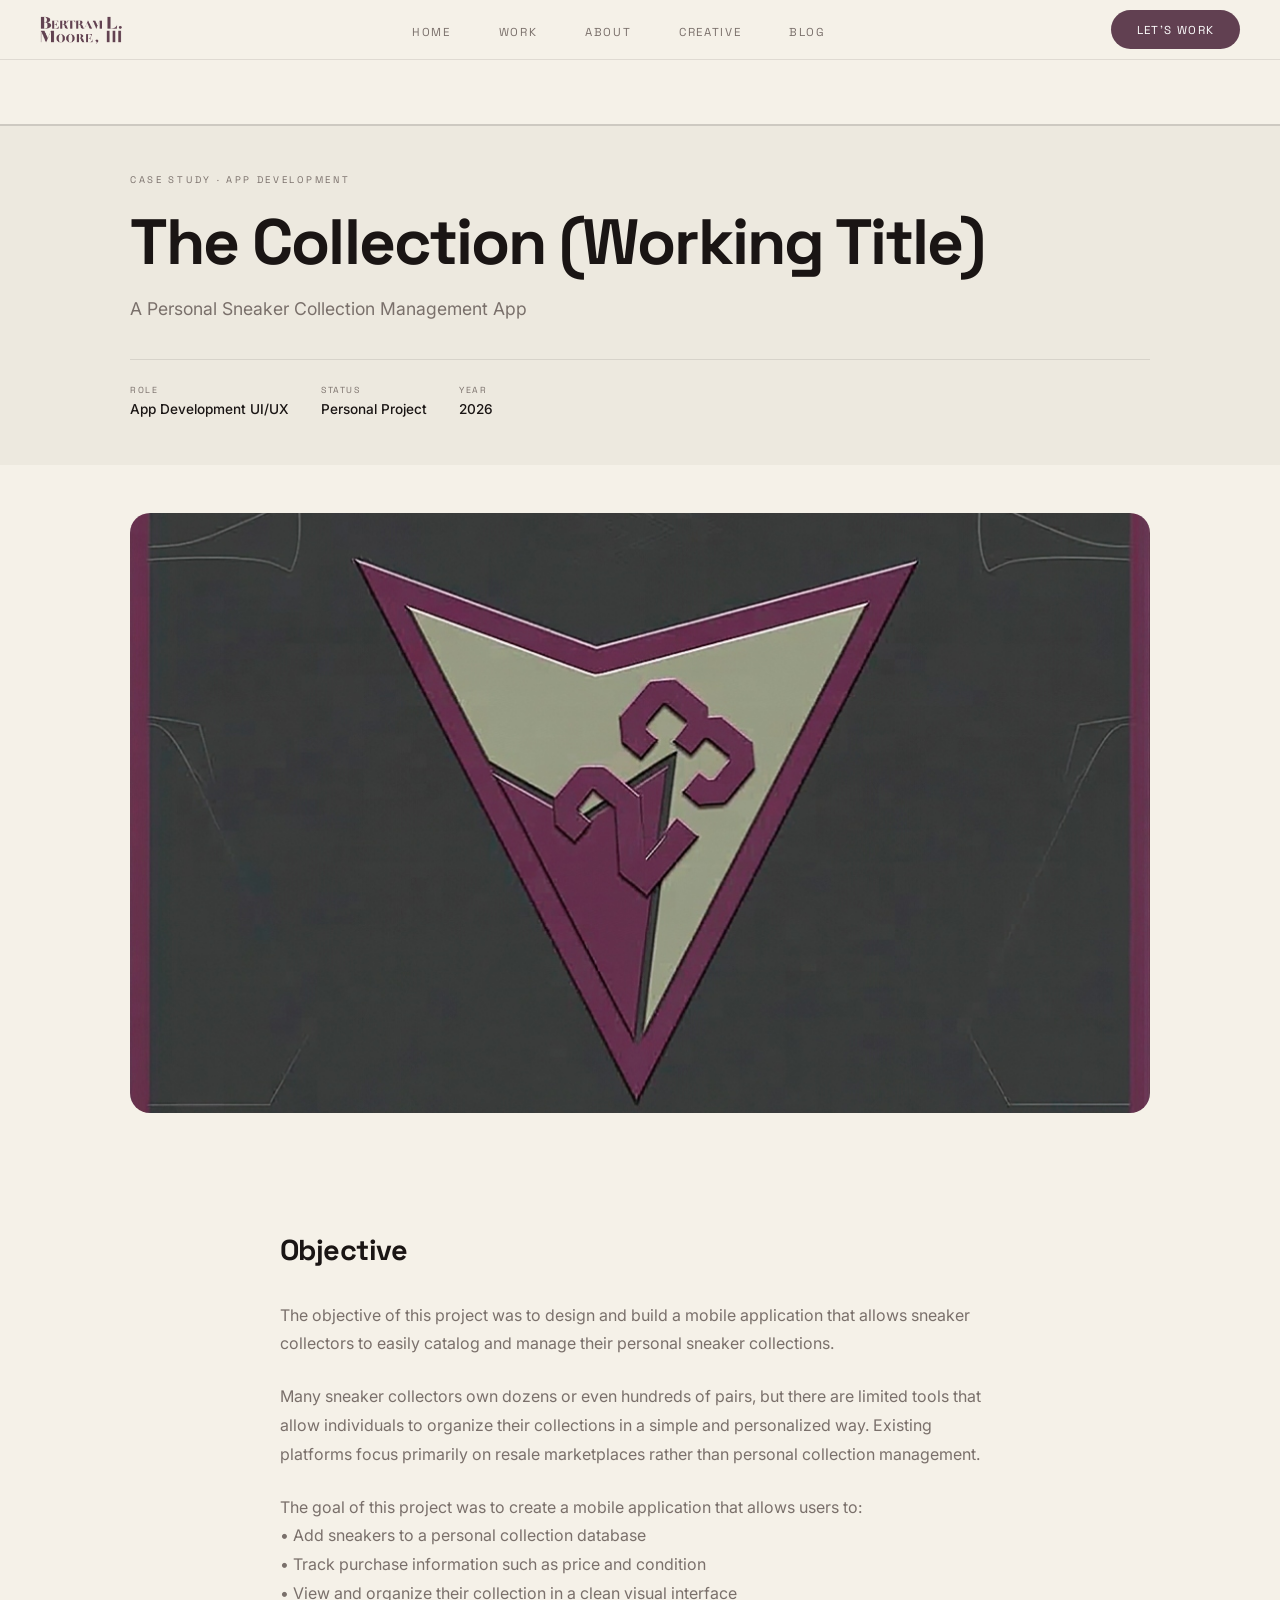
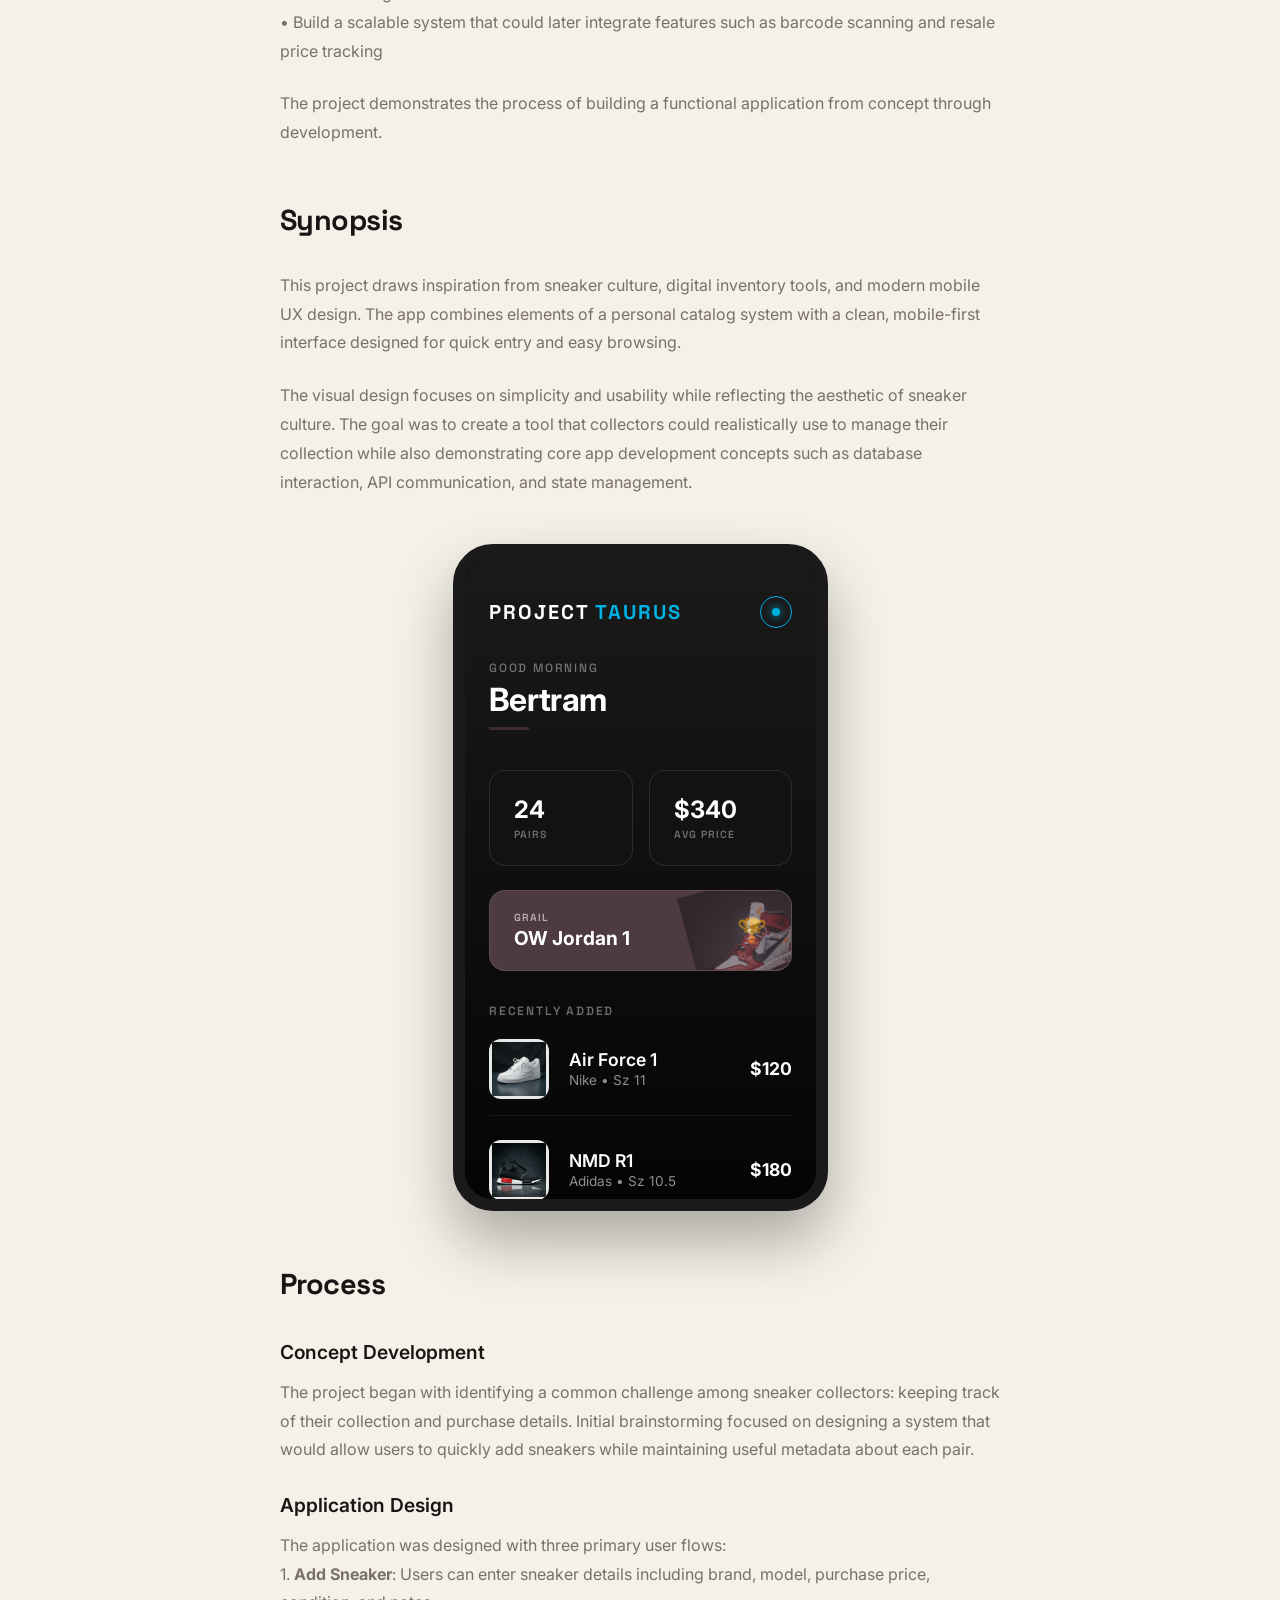
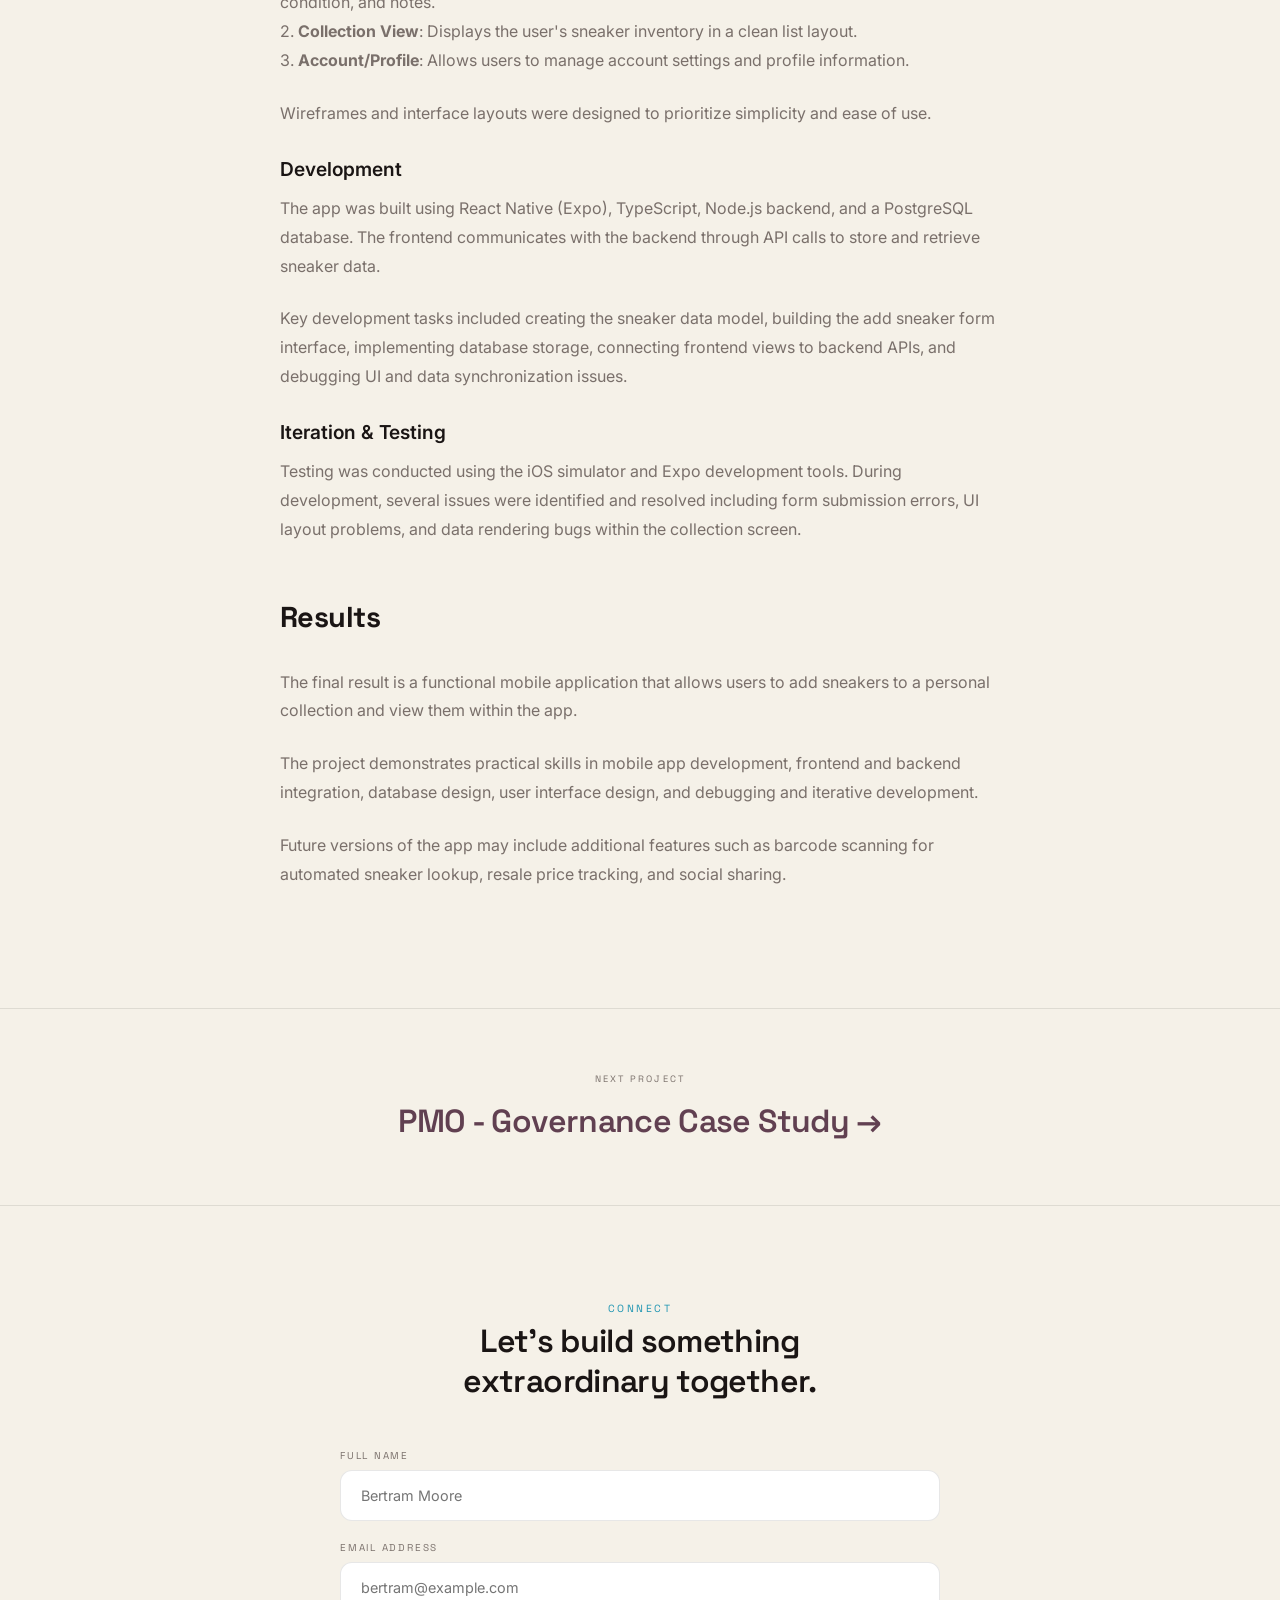
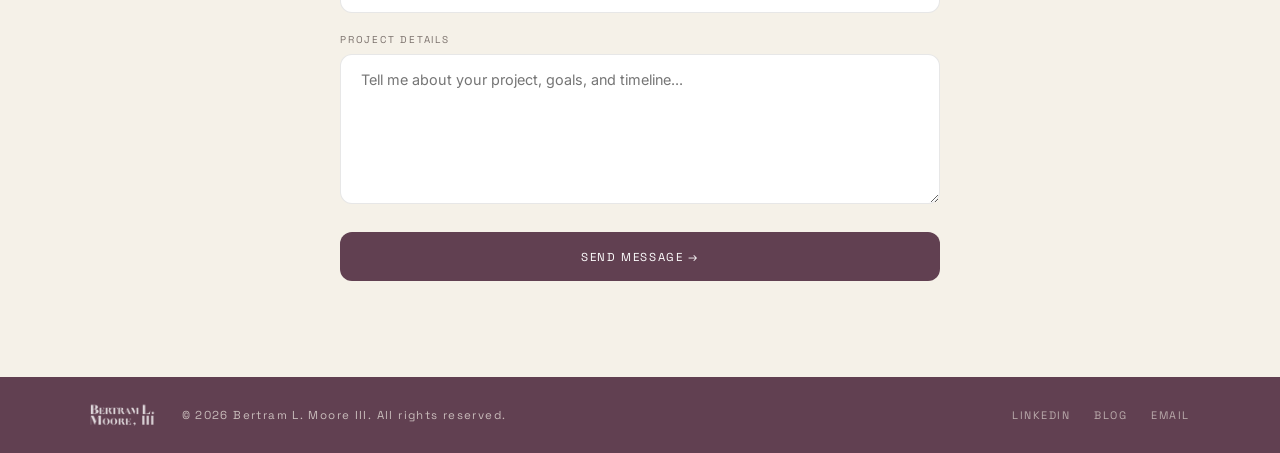
<file: case-taurus.html>
<!DOCTYPE html>
<html lang="en">

<head>
  <meta charset="UTF-8" />
  <meta name="viewport" content="width=device-width, initial-scale=1.0" />
  <title>Case Study: The Collection | Bertram L. Moore III</title>
  <meta name="description" content="Case study of a sneaker collection management app designed for collectors to catalog their inventory." />
  <meta property="og:title" content="Case Study: The Collection | Bertram L. Moore III" />
  <meta property="og:description" content="Case study of a sneaker collection management app designed for collectors to catalog their inventory." />
  <meta property="og:type" content="article" />
  <meta property="og:url" content="https://bertrammoore.com/case-taurus.html" />
  <meta property="og:image" content="https://bertrammoore.com/hero-taurus.jpg" />
  <meta name="twitter:card" content="summary_large_image" />
  <meta name="twitter:title" content="Case Study: The Collection | Bertram L. Moore III" />
  <meta name="twitter:description" content="Case study of a sneaker collection management app designed for collectors to catalog their inventory." />
  <meta name="twitter:image" content="https://bertrammoore.com/hero-taurus.jpg" />
  <link rel="icon" href="bm-logo.png" type="image/png" />
  <link rel="canonical" href="https://bertrammoore.com/case-taurus.html" />
  <link rel="preconnect" href="https://fonts.googleapis.com" />
  <link rel="preconnect" href="https://fonts.gstatic.com" crossorigin />
  <link
    href="https://fonts.googleapis.com/css2?family=Space+Grotesk:wght@300;400;500;600;700&family=Inter:wght@300;400;500&display=swap"
    rel="stylesheet" />
  <style>
    *,
    *::before,
    *::after {
      box-sizing: border-box;
      margin: 0;
      padding: 0;
    }

    :root {
      --bg: #f5f1e8;
      --bg-warm: #ede9df;
      --surface: #ffffff;
      --eggplant: #614051;
      --eggplant-lt: rgba(97, 64, 81, 0.07);
      --blue: #1e95b2;
      --blue-lt: rgba(30, 149, 178, 0.1);
      --gold: #dcc48e;
      --gold-dk: #b89a5c;
      --text: #1a1514;
      --muted: #7a706b;
      --rule: rgba(26, 21, 20, 0.1);
      --rule-heavy: rgba(26, 21, 20, 0.2);

      /* Animation Timing Variables */
      --intro-door-close: 1.5s;
      --intro-door-delay: 1.4s;
      --intro-exit-delay: calc(var(--intro-door-delay) + var(--intro-door-close) + 0.3s);
      --hero-fade-start: calc(var(--intro-exit-delay) - 0.1s);
    }

    html {
      scroll-behavior: smooth;
    }

    body {
      background: var(--bg);
      font-family: 'Inter', sans-serif;
      -webkit-font-smoothing: antialiased;
      overflow-x: hidden;
    }

    /* ══════════════════════════════════════
   INTRO — Elevator Door Sequence
══════════════════════════════════════ */

    #intro {
      position: fixed;
      inset: 0;
      z-index: 1000;
      display: flex;
      align-items: center;
      justify-content: center;
      pointer-events: none;
    }

    /* The name — sits in the center, fades in first */
    .intro-name {
      position: absolute;
      z-index: 5;
      text-align: center;
      font-family: 'Space Grotesk', sans-serif;
      font-size: clamp(1.8rem, 4vw, 3rem);
      font-weight: 600;
      letter-spacing: 0.08em;
      color: var(--eggplant);
      opacity: 0;
      animation: nameReveal 0.8s ease 0.3s forwards;
    }

    .intro-name span {
      display: block;
      font-size: clamp(0.7rem, 1.2vw, 0.9rem);
      font-weight: 400;
      letter-spacing: 0.32em;
      text-transform: uppercase;
      color: var(--muted);
      margin-top: 0.6rem;
    }

    /* Left door */
    .door-left {
      position: absolute;
      top: 0;
      left: 0;
      width: 50%;
      height: 100%;
      background: var(--bg);
      transform: translateX(-100%);
      animation: doorCloseLeft var(--intro-door-close) cubic-bezier(0.76, 0, 0.24, 1) var(--intro-door-delay) forwards;
      border-right: 2px solid rgba(97, 64, 81, 0.15);
    }

    /* Right door */
    .door-right {
      position: absolute;
      top: 0;
      right: 0;
      width: 50%;
      height: 100%;
      background: #1c1014;
      transform: translateX(100%);
      animation: doorCloseRight var(--intro-door-close) cubic-bezier(0.76, 0, 0.24, 1) var(--intro-door-delay) forwards;
      border-left: 2px solid rgba(97, 64, 81, 0.15);
    }

    /* After doors close, fade the whole intro out */
    #intro {
      animation: introExit 0.01s ease var(--intro-exit-delay) forwards;
    }

    @keyframes nameReveal {
      from {
        opacity: 0;
        transform: translateY(8px);
      }

      to {
        opacity: 1;
        transform: translateY(0);
      }
    }

    @keyframes doorCloseLeft {
      from {
        transform: translateX(-100%);
      }

      to {
        transform: translateX(0);
      }
    }

    @keyframes doorCloseRight {
      from {
        transform: translateX(100%);
      }

      to {
        transform: translateX(0);
      }
    }

    @keyframes introExit {
      to {
        display: none;
        pointer-events: none;
        visibility: hidden;
      }
    }


    /* ── PROJECTS ── */
    .projects {
      max-width: 1100px;
      margin: 0 auto;
      padding: 5rem 2.5rem;
      border-top: 2px solid var(--rule-heavy);
    }

    .project-feat {
      display: grid;
      grid-template-columns: 1.1fr 1fr;
      border-radius: 20px;
      overflow: hidden;
      border: 1px solid var(--rule);
      box-shadow: 0 4px 24px rgba(26, 21, 20, 0.07);
      margin-bottom: 1.25rem;
      background: var(--surface);
      min-height: 320px;
      transition: box-shadow 0.25s, transform 0.25s;
    }

    .project-feat:hover {
      box-shadow: 0 12px 40px rgba(26, 21, 20, 0.13);
      transform: translateY(-3px);
    }

    .project-feat-img {
      background: linear-gradient(135deg, rgba(97, 64, 81, 0.7), rgba(30, 149, 178, 0.4)),
        repeating-linear-gradient(45deg, rgba(245, 241, 232, 0.04) 0, rgba(245, 241, 232, 0.04) 1px, transparent 1px, transparent 10px);
      display: flex;
      align-items: center;
      justify-content: center;
      min-height: 260px;
    }

    .project-feat-img-label {
      font-family: "Space Grotesk", sans-serif;
      font-size: 0.6rem;
      letter-spacing: 0.2em;
      text-transform: uppercase;
      color: rgba(245, 241, 232, 0.35);
    }

    .project-feat-body {
      padding: 2.25rem 2rem;
      display: flex;
      flex-direction: column;
      justify-content: space-between;
      border-left: 1px solid var(--rule);
    }

    .project-num {
      font-family: "Space Grotesk", sans-serif;
      font-size: 0.62rem;
      letter-spacing: 0.2em;
      text-transform: uppercase;
      color: var(--muted);
      margin-bottom: 0.5rem;
    }

    .project-pills {
      display: flex;
      flex-wrap: wrap;
      gap: 0.4rem;
      margin-bottom: 0.75rem;
    }

    .pill {
      font-family: "Space Grotesk", sans-serif;
      font-size: 0.62rem;
      letter-spacing: 0.12em;
      text-transform: uppercase;
      padding: 0.2rem 0.65rem;
      border-radius: 999px;
      border: 1px solid rgba(30, 149, 178, 0.3);
      color: var(--blue);
    }

    .pill.egg {
      border-color: rgba(97, 64, 81, 0.3);
      color: var(--eggplant);
    }

    .project-title-lg {
      font-family: "Space Grotesk", sans-serif;
      font-size: 1.6rem;
      font-weight: 600;
      letter-spacing: -0.02em;
      line-height: 1.15;
      padding-bottom: 0.1em;
      color: var(--text);
      margin-bottom: 0.75rem;
    }

    .project-desc {
      font-size: 0.88rem;
      color: var(--muted);
      line-height: 1.65;
      margin-bottom: 1.5rem;
    }

    .project-link {
      font-family: "Space Grotesk", sans-serif;
      font-size: 0.72rem;
      letter-spacing: 0.14em;
      text-transform: uppercase;
      text-decoration: none;
      color: var(--eggplant);
      display: inline-flex;
      align-items: center;
      gap: 0.5rem;
      transition: gap 0.2s;
    }

    .project-link:hover {
      gap: 0.9rem;
    }

    .project-link::after {
      content: "→";
    }

    .projects-row {
      display: grid;
      grid-template-columns: 1fr 1fr;
      gap: 1.25rem;
    }

    .project-card {
      background: var(--surface);
      border-radius: 16px;
      border: 1px solid var(--rule);
      overflow: hidden;
      box-shadow: 0 2px 12px rgba(26, 21, 20, 0.05);
      transition: box-shadow 0.2s, transform 0.2s;
    }

    .project-card:hover {
      box-shadow: 0 8px 28px rgba(26, 21, 20, 0.1);
      transform: translateY(-3px);
    }

    .card-img {
      height: 130px;
      background: linear-gradient(135deg, rgba(30, 149, 178, 0.15), rgba(97, 64, 81, 0.1));
      display: flex;
      align-items: center;
      justify-content: center;
    }

    .card-img span {
      font-family: "Space Grotesk", sans-serif;
      font-size: 0.6rem;
      letter-spacing: 0.18em;
      text-transform: uppercase;
      color: var(--muted);
      opacity: 0.5;
    }

    .card-body {
      padding: 1.25rem 1.4rem 1.5rem;
    }

    .card-title {
      font-family: "Space Grotesk", sans-serif;
      font-size: 1.05rem;
      font-weight: 600;
      letter-spacing: -0.01em;
      color: var(--text);
      margin-bottom: 0.4rem;
    }

    .card-desc {
      font-size: 0.84rem;
      color: var(--muted);
      line-height: 1.6;
      margin-bottom: 1rem;
    }

    /* ── ABOUT ── */
    .about {
      background: var(--bg-warm);
      border-top: 1px solid var(--rule);
      border-bottom: 1px solid var(--rule);
    }

    .about-inner {
      max-width: 1100px;
      margin: 0 auto;
      padding: 5rem 2.5rem;
      display: grid;
      grid-template-columns: 240px 1fr;
      gap: 5rem;
      align-items: start;
    }

    .about-portrait {
      width: 200px;
      height: 200px;
      border-radius: 50%;
      background: var(--bg);
      border: 3px solid var(--eggplant);
      display: flex;
      align-items: center;
      justify-content: center;
      box-shadow: 0 8px 32px rgba(97, 64, 81, 0.15);
    }

    .about-portrait span {
      font-size: 0.6rem;
      letter-spacing: 0.14em;
      text-transform: uppercase;
      color: var(--muted);
    }

    .about-kicker {
      font-family: "Space Grotesk", sans-serif;
      font-size: 0.65rem;
      letter-spacing: 0.24em;
      text-transform: uppercase;
      color: var(--blue);
      margin-bottom: 0.75rem;
    }

    .about-hl {
      font-family: "Space Grotesk", sans-serif;
      font-size: clamp(1.8rem, 3vw, 2.6rem);
      font-weight: 600;
      letter-spacing: -0.03em;
      line-height: 1.05;
      color: var(--text);
      margin-bottom: 1.25rem;
    }

    .about-p {
      font-size: 0.92rem;
      color: var(--muted);
      line-height: 1.8;
      margin-bottom: 0.85rem;
      max-width: 540px;
    }

    .about-facts {
      display: grid;
      grid-template-columns: repeat(3, 1fr);
      gap: 1rem;
      margin-top: 2rem;
    }

    .about-fact {
      background: var(--surface);
      border-radius: 14px;
      padding: 1rem 1.1rem;
      border: 1px solid var(--rule);
      transition: all 0.3s ease;
      position: relative;
      z-index: 1;
    }

    .about-fact:hover {
      transform: translateY(-5px);
      border-color: var(--blue);
      box-shadow: 0 0 20px rgba(30, 149, 178, 0.2);
      animation: pulseGlow 2s infinite;
    }

    @keyframes pulseGlow {
      0% {
        box-shadow: 0 0 10px rgba(30, 149, 178, 0.2);
      }

      50% {
        box-shadow: 0 0 25px rgba(30, 149, 178, 0.5), 0 0 10px rgba(30, 149, 178, 0.3);
      }

      100% {
        box-shadow: 0 0 10px rgba(30, 149, 178, 0.2);
      }
    }

    /* ── CONTACT ── */
    .contact {
      background: var(--bg);
      border-top: 1px solid var(--rule);
      padding: 6rem 2.5rem;
    }

    .contact-inner {
      max-width: 600px;
      margin: 0 auto;
      text-align: center;
    }

    .contact-form {
      margin-top: 3rem;
      display: grid;
      gap: 1.25rem;
      text-align: left;
    }

    .form-group {
      display: flex;
      flex-direction: column;
      gap: 0.5rem;
    }

    .form-label {
      font-family: 'Space Grotesk', sans-serif;
      font-size: 0.62rem;
      letter-spacing: 0.18em;
      text-transform: uppercase;
      color: var(--muted);
    }

    .form-input,
    .form-textarea {
      background: var(--surface);
      border: 1px solid var(--rule);
      border-radius: 12px;
      padding: 1rem 1.25rem;
      font-family: 'Inter', sans-serif;
      font-size: 0.9rem;
      color: var(--text);
      transition: all 0.2s;
    }

    .form-input:focus,
    .form-textarea:focus {
      outline: none;
      border-color: var(--blue);
      box-shadow: 0 0 0 4px var(--blue-lt);
    }

    .form-textarea {
      min-height: 150px;
      resize: vertical;
    }

    .btn-submit {
      font-family: 'Space Grotesk', sans-serif;
      font-size: 0.72rem;
      letter-spacing: 0.14em;
      text-transform: uppercase;
      background: var(--eggplant);
      color: #fff;
      border: none;
      padding: 1.1rem;
      border-radius: 12px;
      cursor: pointer;
      transition: all 0.2s;
      margin-top: 0.5rem;
    }

    .btn-submit:hover {
      filter: brightness(1.1);
      transform: translateY(-2px);
      box-shadow: 0 8px 24px rgba(97, 64, 81, 0.25);
    }

    /* ── MOBILE MENU ── */
    .menu-toggle {
      display: none;
      flex-direction: column;
      gap: 5px;
      cursor: pointer;
      z-index: 1001;
      padding: 0.5rem;
    }

    .menu-toggle span {
      display: block;
      width: 22px;
      height: 2px;
      background: var(--text);
      transition: transform 0.3s, opacity 0.3s;
    }

    .nav-mobile {
      position: fixed;
      inset: 0;
      background: rgba(10, 8, 7, 0.95);
      backdrop-filter: blur(20px);
      -webkit-backdrop-filter: blur(20px);
      z-index: 1000;
      display: flex;
      flex-direction: column;
      align-items: center;
      justify-content: center;
      gap: 2.5rem;
      opacity: 0;
      pointer-events: none;
      transition: opacity 0.4s ease;
    }

    .nav-mobile.active {
      opacity: 1;
      pointer-events: auto;
    }

    .nav-mobile a {
      font-family: 'Space Grotesk', sans-serif;
      font-size: 1.5rem;
      letter-spacing: 0.15em;
      text-transform: uppercase;
      text-decoration: none;
      color: #fff;
      opacity: 0.7;
      transition: opacity 0.3s;
      padding: 0.5rem;
    }

    .nav-mobile a:hover {
      opacity: 1;
    }

    /* Toggle Animation */
    .menu-toggle.active span:nth-child(1) {
      transform: translateY(7px) rotate(45deg);
    }

    .menu-toggle.active span:nth-child(2) {
      opacity: 0;
    }

    .menu-toggle.active span:nth-child(3) {
      transform: translateY(-7px) rotate(-45deg);
    }

    .fact-num {
      font-family: "Space Grotesk", sans-serif;
      font-size: 1.8rem;
      font-weight: 600;
      color: var(--eggplant);
      line-height: 1;
      margin-bottom: 0.2rem;
    }

    .fact-label {
      font-size: 0.78rem;
      color: var(--muted);
      line-height: 1.4;
    }

    /* ── SKILLS ── */
    .skills {
      background: var(--eggplant);
      border-top: 1px solid rgba(97, 64, 81, 0.2);
      border-bottom: 1px solid rgba(97, 64, 81, 0.2);
    }

    .skills-inner {
      max-width: 1100px;
      margin: 0 auto;
      padding: 5rem 2.5rem;
    }

    .skills .eyebrow {
      color: rgba(245, 241, 232, 0.55);
    }

    .skills .section-title {
      color: #f5f1e8;
    }

    .skills .skills-grid {
      display: grid;
      grid-template-columns: repeat(4, 1fr);
      gap: 1rem;
      margin-top: 2.5rem;
    }

    .skills .skill-card {
      background: rgba(255, 255, 255, 0.12);
      border-radius: 16px;
      padding: 1.5rem 1.3rem;
      border: 1px solid rgba(255, 255, 255, 0.25);
      backdrop-filter: blur(8px);
      position: relative;
      overflow: hidden;
      transition: background 0.2s, transform 0.2s, box-shadow 0.2s;
    }

    .skills .skill-card:hover {
      background: rgba(255, 255, 255, 0.2);
      transform: translateY(-2px);
      box-shadow: 0 8px 28px rgba(0, 0, 0, 0.15);
    }

    .skills .skill-card::before {
      content: "";
      position: absolute;
      top: 0;
      left: 0;
      right: 0;
      height: 3px;
    }

    .skills .skill-card:nth-child(1)::before {
      background: var(--blue);
      opacity: 0.9;
    }

    .skills .skill-card:nth-child(2)::before {
      background: #f5f1e8;
      opacity: 0.5;
    }

    .skills .skill-card:nth-child(3)::before {
      background: var(--gold);
      opacity: 0.9;
    }

    .skills .skill-card:nth-child(4)::before {
      background: var(--blue);
      opacity: 0.5;
    }

    .skill-title {
      font-family: "Space Grotesk", sans-serif;
      font-size: 0.9rem;
      font-weight: 600;
      color: #f5f1e8;
      margin-bottom: 0.5rem;
    }

    /* ══════════════════════════════════════
   NAV
══════════════════════════════════════ */
    nav {
      position: sticky;
      top: 0;
      z-index: 100;
      display: flex;
      align-items: center;
      justify-content: space-between;
      padding: 0 2.5rem;
      height: 60px;
      background: rgba(245, 241, 232, 0.9);
      backdrop-filter: blur(16px);
      border-bottom: 1px solid var(--rule);
      opacity: 0;
      animation: fadeDown 0.6s ease calc(var(--hero-fade-start) + 0.2s) forwards;
    }

    .nav-logo {
      display: flex;
      align-items: center;
      gap: 0.75rem;
    }

    .nav-mark-custom {
      display: flex;
      align-items: center;
      justify-content: center;
    }

    .nav-name {
      font-size: 0.88rem;
      font-weight: 600;
      color: var(--text);
    }

    .nav-links {
      display: flex;
      gap: 2rem;
      list-style: none;
    }

    .nav-links a {
      font-family: 'Space Grotesk', sans-serif;
      font-size: 0.72rem;
      letter-spacing: 0.14em;
      text-transform: uppercase;
      text-decoration: none;
      color: var(--muted);
      transition: color 0.2s;
      padding: 0.5rem;
    }

    .nav-links a:hover,
    .nav-links a.active {
      color: var(--eggplant);
    }

    .nav-cta {
      font-family: 'Space Grotesk', sans-serif;
      font-size: 0.72rem;
      letter-spacing: 0.12em;
      text-transform: uppercase;
      text-decoration: none;
      padding: 0.8rem 1.6rem;
      border-radius: 999px;
      background: var(--eggplant);
      color: #fff;
      transition: all 0.2s;
    }

    .nav-cta:hover {
      filter: brightness(1.1);
      box-shadow: 0 6px 18px rgba(97, 64, 81, 0.35);
    }

    /* ══════════════════════════════════════
   HERO B — Split Scene
══════════════════════════════════════ */
    .hero {
      position: relative;
      min-height: 100vh;
      display: grid;
      grid-template-columns: 1.1fr 1fr;
      overflow: hidden;
      opacity: 0;
      animation: fadeIn 0.8s ease var(--hero-fade-start) forwards;
    }

    /* LEFT — dark cinematic panel */
    .hero-left {
      background: #1c1014;
      position: relative;
      display: flex;
      flex-direction: column;
      justify-content: space-between;
      padding: 3.5rem;
      overflow: hidden;
    }

    /* Ambient glows */
    .hero-left::before {
      content: '';
      position: absolute;
      bottom: -20%;
      left: -10%;
      width: 70%;
      height: 70%;
      background: radial-gradient(circle, rgba(145, 96, 122, 0.65), transparent 70%);
      filter: blur(80px);
      pointer-events: none;
    }

    .hero-left::after {
      content: '';
      position: absolute;
      top: -10%;
      right: -10%;
      width: 50%;
      height: 50%;
      background: radial-gradient(circle, rgba(30, 149, 178, 0.15), transparent 70%);
      filter: blur(40px);
      pointer-events: none;
    }

    /* Film grain */
    .hero-grain {
      position: absolute;
      inset: 0;
      z-index: 1;
      pointer-events: none;
      background-image: url("data:image/svg+xml,%3Csvg viewBox='0 0 200 200' xmlns='http://www.w3.org/2000/svg'%3E%3Cfilter id='n'%3E%3CfeTurbulence type='fractalNoise' baseFrequency='0.75' numOctaves='4' stitchTiles='stitch'/%3E%3C/filter%3E%3Crect width='100%25' height='100%25' filter='url(%23n)' opacity='0.04'/%3E%3C/svg%3E");
      opacity: 0.5;
    }

    .hero-top {
      position: relative;
      z-index: 2;
      display: flex;
      align-items: center;
      justify-content: space-between;
      opacity: 0;
      animation: fadeDown 0.7s ease calc(var(--hero-fade-start) + 0.3s) forwards;
    }

    .hero-mark {
      width: 40px;
      height: 40px;
      border-radius: 10px;
      background: var(--eggplant);
      display: flex;
      align-items: center;
      justify-content: center;
      font-family: 'Space Grotesk', sans-serif;
      font-size: 0.72rem;
      font-weight: 700;
      color: #fff;
      letter-spacing: 0.04em;
    }

    .hero-year {
      font-family: 'Space Grotesk', sans-serif;
      font-size: 0.58rem;
      letter-spacing: 0.28em;
      text-transform: uppercase;
      color: var(--gold);
    }

    .hero-headline {
      position: relative;
      z-index: 2;
      flex: 1;
      display: flex;
      flex-direction: column;
      justify-content: center;
      padding: 3rem 0;
    }

    .hero-kicker {
      font-family: 'Space Grotesk', sans-serif;
      font-size: 0.58rem;
      letter-spacing: 0.32em;
      text-transform: uppercase;
      color: var(--blue);
      margin-bottom: 1.75rem;
      display: flex;
      align-items: center;
      gap: 0.6rem;
      opacity: 0;
      animation: fadeUp 0.8s ease calc(var(--hero-fade-start) + 0.5s) forwards;
    }

    .hero-kicker::before {
      content: '';
      display: block;
      width: 24px;
      height: 1px;
      background: var(--blue);
    }

    .hero-title {
      font-family: 'Space Grotesk', sans-serif;
      font-size: clamp(3.5rem, 6.5vw, 6.5rem);
      font-weight: 700;
      letter-spacing: -0.04em;
      line-height: 1.15;
      padding-bottom: 0.1em;
      color: #f5f1e8;
      margin-bottom: 2.5rem;
      opacity: 0;
      animation: fadeUp 0.9s ease calc(var(--hero-fade-start) + 0.65s) forwards;
    }

    .hero-title .stroke {
      display: block;
      color: transparent;
      -webkit-text-stroke: 1.5px rgba(245, 241, 232, 0.35);
    }

    .hero-title .gold {
      display: block;
      background: linear-gradient(90deg, var(--gold), #f0d9a0);
      -webkit-background-clip: text;
      -webkit-text-fill-color: transparent;
      background-clip: text;
    }

    .hero-sub {
      font-size: 0.9rem;
      color: rgba(245, 241, 232, 0.5);
      max-width: 340px;
      line-height: 1.75;
      opacity: 0;
      animation: fadeUp 0.8s ease calc(var(--hero-fade-start) + 0.8s) forwards;
    }

    .hero-bottom {
      position: relative;
      z-index: 2;
      display: flex;
      align-items: center;
      justify-content: space-between;
      padding-top: 2rem;
      border-top: 1px solid rgba(245, 241, 232, 0.08);
      opacity: 0;
      animation: fadeUp 0.8s ease calc(var(--hero-fade-start) + 1s) forwards;
    }

    .hero-ctas {
      display: flex;
      gap: 0.6rem;
    }

    .btn-egg {
      font-family: 'Space Grotesk', sans-serif;
      font-size: 0.68rem;
      letter-spacing: 0.14em;
      text-transform: uppercase;
      text-decoration: none;
      padding: 0.65rem 1.4rem;
      border-radius: 999px;
      background: var(--eggplant);
      border: 1px solid transparent;
      color: #fff;
      transition: all 0.2s;
    }

    .btn-egg:hover {
      filter: brightness(1.1);
      box-shadow: 0 6px 20px rgba(97, 64, 81, 0.4);
    }

    .btn-light {
      font-family: 'Space Grotesk', sans-serif;
      font-size: 0.68rem;
      letter-spacing: 0.14em;
      text-transform: uppercase;
      text-decoration: none;
      padding: 0.65rem 1.4rem;
      border-radius: 999px;
      background: rgba(245, 241, 232, 0.08);
      border: 1px solid rgba(245, 241, 232, 0.15);
      color: rgba(245, 241, 232, 0.7);
      transition: all 0.2s;
    }

    .btn-light:hover {
      background: rgba(245, 241, 232, 0.15);
      color: #f5f1e8;
    }

    .hero-scroll {
      font-family: 'Space Grotesk', sans-serif;
      font-size: 0.55rem;
      letter-spacing: 0.24em;
      text-transform: uppercase;
      color: rgba(245, 241, 232, 0.25);
      writing-mode: vertical-rl;
    }

    /* RIGHT — cream panel */
    .hero-right {
      background: var(--bg);
      position: relative;
      display: flex;
      flex-direction: column;
      justify-content: center;
      padding: 3.5rem;
      border-left: 1px solid var(--rule-heavy);
      opacity: 0;
      animation: fadeLeft 0.9s ease calc(var(--hero-fade-start) + 0.4s) forwards;
    }

    .hero-right::before {
      content: '';
      position: absolute;
      left: 0;
      top: 15%;
      bottom: 15%;
      width: 3px;
      background: linear-gradient(to bottom, transparent, var(--eggplant) 30%, var(--blue) 70%, transparent);
    }

    .hero-right-label {
      font-family: 'Space Grotesk', sans-serif;
      font-size: 0.58rem;
      letter-spacing: 0.28em;
      text-transform: uppercase;
      color: var(--muted);
      margin-bottom: 2rem;
      padding-bottom: 1rem;
      border-bottom: 1px solid var(--rule);
    }

    .hero-cards {
      display: flex;
      flex-direction: column;
      gap: 0.85rem;
      margin-bottom: 3rem;
    }

    .status-card {
      background: var(--surface);
      border-radius: 14px;
      padding: 1.1rem 1.25rem;
      border: 1px solid var(--rule);
      box-shadow: 0 2px 16px rgba(26, 21, 20, 0.05);
      display: flex;
      align-items: flex-start;
      gap: 0.9rem;
      transition: box-shadow 0.2s, transform 0.2s;
    }

    .status-card:hover {
      box-shadow: 0 6px 24px rgba(26, 21, 20, 0.1);
      transform: translateY(-2px);
    }

    .status-icon {
      width: 36px;
      height: 36px;
      border-radius: 10px;
      display: flex;
      align-items: center;
      justify-content: center;
      font-size: 1rem;
      flex-shrink: 0;
    }

    .si-egg {
      background: rgba(97, 64, 81, 0.1);
    }

    .si-blue {
      background: rgba(30, 149, 178, 0.1);
    }

    .si-gold {
      background: rgba(220, 196, 142, 0.25);
    }

    .status-label {
      font-family: 'Space Grotesk', sans-serif;
      font-size: 0.58rem;
      letter-spacing: 0.18em;
      text-transform: uppercase;
      color: var(--muted);
      margin-bottom: 0.2rem;
    }

    .status-value {
      font-size: 0.85rem;
      font-weight: 500;
      color: var(--text);
      line-height: 1.35;
    }

    .hero-right-footer {
      padding-top: 2rem;
      border-top: 1px solid var(--rule);
    }

    .hero-tags {
      display: flex;
      flex-wrap: wrap;
      gap: 0.5rem;
      margin-bottom: 1.5rem;
    }

    .hero-tag {
      font-family: 'Space Grotesk', sans-serif;
      font-size: 0.6rem;
      letter-spacing: 0.1em;
      text-transform: uppercase;
      padding: 0.28rem 0.75rem;
      border-radius: 999px;
      border: 1px solid var(--rule);
      color: var(--muted);
      background: var(--surface);
    }

    .hero-social {
      display: flex;
      gap: 1.5rem;
    }

    .hero-social a {
      font-family: 'Space Grotesk', sans-serif;
      font-size: 0.6rem;
      letter-spacing: 0.18em;
      text-transform: uppercase;
      text-decoration: none;
      color: var(--muted);
      transition: color 0.2s;
    }

    .hero-social a:hover {
      color: var(--blue);
    }

    /* ══════════════════════════════════════
   REST OF PAGE (Concept 4 sections)
══════════════════════════════════════ */
    .page-content {
      opacity: 0;
      animation: fadeIn 0.8s ease calc(var(--hero-fade-start) + 0.7s) forwards;
    }

    /* Projects teaser */
    .projects-teaser {
      max-width: 1100px;
      margin: 0 auto;
      padding: 5rem 2.5rem;
      border-bottom: 1px solid var(--rule);
    }

    .eyebrow {
      font-family: 'Space Grotesk', sans-serif;
      font-size: 0.65rem;
      letter-spacing: 0.24em;
      text-transform: uppercase;
      color: var(--blue);
      margin-bottom: 0.35rem;
    }

    .section-title {
      font-family: 'Space Grotesk', sans-serif;
      font-size: clamp(1.4rem, 2.5vw, 2rem);
      font-weight: 600;
      letter-spacing: -0.02em;
      color: var(--text);
      margin-bottom: 2.5rem;
    }

    .section-head {
      display: flex;
      align-items: flex-end;
      justify-content: space-between;
      margin-bottom: 2.5rem;
      padding-bottom: 1.25rem;
      border-bottom: 1px solid var(--rule);
    }

    .see-all {
      font-family: 'Space Grotesk', sans-serif;
      font-size: 0.7rem;
      letter-spacing: 0.14em;
      text-transform: uppercase;
      text-decoration: none;
      color: var(--muted);
      transition: color 0.2s;
    }

    .see-all:hover {
      color: var(--eggplant);
    }

    /* Numbered project rows */
    .project-row {
      display: grid;
      grid-template-columns: 60px 1fr auto;
      align-items: center;
      gap: 2rem;
      padding: 1.75rem 0.5rem;
      border-bottom: 1px solid var(--rule);
      text-decoration: none;
      color: inherit;
      position: relative;
      border-radius: 8px;
      transition: background 0.18s;
    }

    .project-row::before {
      content: '';
      position: absolute;
      inset: 0;
      border-radius: 8px;
      background: var(--eggplant-lt);
      opacity: 0;
      transition: opacity 0.2s;
    }

    .project-row:hover::before {
      opacity: 1;
    }

    .project-row:last-child {
      border-bottom: none;
    }

    .project-num {
      font-family: 'Space Grotesk', sans-serif;
      font-size: 0.72rem;
      letter-spacing: 0.18em;
      text-transform: uppercase;
      color: var(--muted);
      position: relative;
      z-index: 1;
    }

    .project-body {
      position: relative;
      z-index: 1;
    }

    .project-name {
      font-family: 'Space Grotesk', sans-serif;
      font-size: 1.05rem;
      font-weight: 600;
      letter-spacing: -0.01em;
      color: var(--text);
      margin-bottom: 0.3rem;
    }

    .project-meta {
      display: flex;
      align-items: center;
      gap: 0.75rem;
      flex-wrap: wrap;
    }

    .project-cat {
      font-family: 'Space Grotesk', sans-serif;
      font-size: 0.62rem;
      letter-spacing: 0.14em;
      text-transform: uppercase;
      color: var(--blue);
    }

    .project-tags {
      display: flex;
      gap: 0.4rem;
    }

    .project-tag {
      font-family: 'Space Grotesk', sans-serif;
      font-size: 0.58rem;
      letter-spacing: 0.1em;
      text-transform: uppercase;
      padding: 0.15rem 0.55rem;
      border-radius: 999px;
      border: 1px solid var(--rule);
      color: var(--muted);
    }

    .project-arrow {
      font-size: 1rem;
      color: var(--eggplant);
      position: relative;
      z-index: 1;
      opacity: 0;
      transform: translateX(-6px);
      transition: opacity 0.2s, transform 0.2s;
    }

    .project-row:hover .project-arrow {
      opacity: 1;
      transform: translateX(0);
    }

    /* Skills band */
    .skills-band {
      background: var(--eggplant);
      border-top: 1px solid rgba(97, 64, 81, 0.2);
      border-bottom: 1px solid rgba(97, 64, 81, 0.2);
    }

    .skills-inner {
      max-width: 1100px;
      margin: 0 auto;
      padding: 5rem 2.5rem;
    }

    .skills-eyebrow {
      font-family: 'Space Grotesk', sans-serif;
      font-size: 0.62rem;
      letter-spacing: 0.24em;
      text-transform: uppercase;
      color: rgba(245, 241, 232, 0.5);
      margin-bottom: 0.4rem;
    }

    .skills-title {
      font-family: 'Space Grotesk', sans-serif;
      font-size: clamp(1.4rem, 2.5vw, 2rem);
      font-weight: 600;
      letter-spacing: -0.02em;
      color: #f5f1e8;
      margin-bottom: 2.5rem;
    }

    .skills-grid {
      display: grid;
      grid-template-columns: repeat(4, 1fr);
      gap: 1rem;
    }

    .skill-card {
      background: rgba(255, 255, 255, 0.1);
      border-radius: 16px;
      padding: 1.5rem 1.3rem;
      border: 1px solid rgba(255, 255, 255, 0.18);
      backdrop-filter: blur(8px);
      position: relative;
      overflow: hidden;
      transition: background 0.2s, transform 0.2s;
    }

    .skill-card:hover {
      background: rgba(255, 255, 255, 0.16);
      transform: translateY(-2px);
    }

    .skill-card::before {
      content: '';
      position: absolute;
      top: 0;
      left: 0;
      right: 0;
      height: 3px;
    }

    .skill-card:nth-child(1)::before {
      background: var(--blue);
    }

    .skill-card:nth-child(2)::before {
      background: var(--gold);
    }

    .skill-card:nth-child(3)::before {
      background: rgba(245, 241, 232, 0.4);
    }

    .skill-card:nth-child(4)::before {
      background: var(--blue);
      opacity: 0.5;
    }

    .skill-icon {
      font-size: 1.3rem;
      margin-bottom: 0.75rem;
    }

    .skill-card-title {
      font-family: 'Space Grotesk', sans-serif;
      font-size: 0.9rem;
      font-weight: 600;
      color: #f5f1e8;
      margin-bottom: 0.5rem;
    }

    .skill-desc {
      font-size: 0.82rem;
      color: rgba(245, 241, 232, 0.55);
      line-height: 1.6;
    }

    /* Footer */
    footer {
      background: var(--eggplant);
      padding: 1.5rem 2.5rem;
    }

    .footer-inner {
      max-width: 1100px;
      margin: 0 auto;
      display: flex;
      align-items: center;
      justify-content: space-between;
    }

    .footer-left {
      display: flex;
      align-items: center;
      gap: 0.75rem;
    }

    .footer-copy {
      font-family: 'Space Grotesk', sans-serif;
      font-size: 0.72rem;
      letter-spacing: 0.12em;
      color: rgba(245, 241, 232, 0.7);
    }

    .footer-links {
      display: flex;
      gap: 1.5rem;
    }

    .footer-links a {
      font-family: 'Space Grotesk', sans-serif;
      font-size: 0.68rem;
      letter-spacing: 0.14em;
      text-transform: uppercase;
      text-decoration: none;
      color: rgba(245, 241, 232, 0.6);
      transition: color 0.2s;
    }

    .footer-links a:hover {
      color: #fff;
    }

    /* ── ANIMATIONS ── */
    @keyframes fadeUp {
      from {
        opacity: 0;
        transform: translateY(20px);
      }

      to {
        opacity: 1;
        transform: translateY(0);
      }
    }

    @keyframes fadeDown {
      from {
        opacity: 0;
        transform: translateY(-14px);
      }

      to {
        opacity: 1;
        transform: translateY(0);
      }
    }

    @keyframes fadeLeft {
      from {
        opacity: 0;
        transform: translateX(20px);
      }

      to {
        opacity: 1;
        transform: translateX(0);
      }
    }

    @keyframes fadeIn {
      from {
        opacity: 0;
      }

      to {
        opacity: 1;
      }
    }

    /* ── RESPONSIVE ── */
    @media (max-width: 900px) {

      /* Skills: 2 columns on medium screens */
      .skills .skills-grid {
        grid-template-columns: 1fr 1fr;
      }

      /* Blog: 2 columns */
      .blog-grid {
        grid-template-columns: 1fr 1fr;
      }

      /* About: stack portrait on top */
      .about-inner {
        grid-template-columns: 1fr;
        gap: 2.5rem;
      }

      .about-portrait {
        width: 160px;
        height: 160px;
      }

      .about-facts {
        grid-template-columns: repeat(3, 1fr);
      }

      /* Projects featured: stack */
      .project-feat {
        grid-template-columns: 1fr;
      }

      .projects-row {
        grid-template-columns: 1fr;
      }
    }

    @media (max-width: 768px) {

      /* Hero: stack panels */
      .hero {
        grid-template-columns: 1fr;
        min-height: auto;
      }

      .hero-left {
        padding: 2.5rem 1.75rem;
        min-height: 70vh;
      }

      .hero-right {
        border-left: none;
        border-top: 1px solid var(--rule-heavy);
        padding: 2.5rem 1.75rem;
      }

      .hero-title {
        font-size: clamp(3rem, 12vw, 5rem);
      }

      /* Nav */
      nav {
        padding: 0 1.5rem;
        background: rgba(245, 241, 232, 0.7);
        backdrop-filter: blur(10px);
        -webkit-backdrop-filter: blur(10px);
      }

      nav .nav-logo {
        width: auto;
        justify-content: flex-start;
      }

      nav .nav-links {
        display: none;
      }

      .menu-toggle {
        display: flex;
      }

      .nav-cta {
        display: none;
      }

      /* Sections padding */
      .projects {
        padding: 3rem 1.5rem;
      }

      .about-inner {
        padding: 3rem 1.5rem;
      }

      .skills-inner {
        padding: 3rem 1.5rem;
      }

      .blog-inner {
        padding: 3rem 1.5rem;
      }

      /* Skills: single column */
      .skills .skills-grid {
        grid-template-columns: 1fr;
      }

      /* Blog: single column */
      .blog-grid {
        grid-template-columns: 1fr;
      }

      /* About facts: wrap to 2 cols */
      .about-facts {
        grid-template-columns: 1fr 1fr;
      }

      .footer-inner {
        flex-direction: column;
        gap: 1rem;
        text-align: center;
      }

      .footer-links {
        flex-wrap: wrap;
        justify-content: center;
      }

      /* Case Meta Stacking */
      .case-meta {
        flex-direction: column !important;
        gap: 1.5rem !important;
      }
    }

    /* ── BLOG / WORDPRESS FEED ── */
    .blog {
      background: var(--bg-warm);
      border-top: 1px solid var(--rule);
    }

    .blog-inner {
      max-width: 1100px;
      margin: 0 auto;
      padding: 5rem 2.5rem;
    }

    .blog-grid {
      display: grid;
      grid-template-columns: repeat(3, 1fr);
      gap: 1.25rem;
      margin-top: 2.5rem;
    }

    .blog-card {
      background: var(--surface);
      border-radius: 16px;
      padding: 1.5rem;
      border: 1px solid var(--rule);
      box-shadow: 0 2px 8px rgba(26, 21, 20, 0.04);
      display: flex;
      flex-direction: column;
      gap: 0.65rem;
      text-decoration: none;
      color: var(--text);
      transition: box-shadow 0.2s, transform 0.2s;
    }

    .blog-card:hover {
      box-shadow: 0 8px 28px rgba(26, 21, 20, 0.1);
      transform: translateY(-3px);
    }

    .blog-card.loading {
      opacity: 0.4;
      pointer-events: none;
    }

    .blog-tag {
      font-family: 'Space Grotesk', sans-serif;
      font-size: 0.62rem;
      letter-spacing: 0.16em;
      text-transform: uppercase;
      color: var(--blue);
      background: var(--blue-lt);
      padding: 0.22rem 0.65rem;
      border-radius: 999px;
      border: 1px solid rgba(30, 149, 178, 0.2);
      width: fit-content;
    }

    .blog-title {
      font-family: 'Space Grotesk', sans-serif;
      font-size: 0.98rem;
      font-weight: 500;
      letter-spacing: -0.01em;
      line-height: 1.3;
      color: var(--text);
    }

    .blog-excerpt {
      font-size: 0.82rem;
      color: var(--muted);
      line-height: 1.65;
      flex: 1;
    }

    .blog-foot {
      display: flex;
      align-items: center;
      justify-content: space-between;
      padding-top: 0.75rem;
      border-top: 1px solid var(--rule);
      font-family: 'Space Grotesk', sans-serif;
      font-size: 0.65rem;
      letter-spacing: 0.14em;
      text-transform: uppercase;
    }

    .blog-date {
      color: var(--muted);
    }

    .blog-read {
      color: var(--eggplant);
    }
  </style>
</head>

<body>

  <!-- Intro sequence omitted from interior pages -->

  <!-- ══ NAV ══ -->
  <header id="navbar">
  <nav>
    <div class="nav-logo">
      <a href="index.html" class="nav-mark-custom" aria-label="Bertram L. Moore III - Home">
        <img src="bm-logo.png" alt="Bertram L. Moore III Logo" style="height:36px; width:auto; display:block;" />
      </a>
    </div>
    <ul class="nav-links">
      <li><a href="index.html">Home</a></li>
      <li><a href="work.html">Work</a></li>
      <li><a href="about.html">About</a></li>
      <li><a href="creative.html">Creative</a></li>
      <li><a href="https://bdotmdev.wordpress.com" target="_blank" rel="noreferrer" aria-label="Visit WordPress blog - opens in a new tab">Blog</a></li>
    </ul>
    <div class="menu-toggle" id="menuToggle">
      <span></span>
      <span></span>
      <span></span>
    </div>
    <a href="#contact" class="nav-cta">Let's Work</a>
  </nav>
  </header>
  <main>

  <!-- Mobile Nav Overlay -->
  <div class="nav-mobile" id="navMobile">
    <a href="index.html">Home</a>
    <a href="work.html">Work</a>
    <a href="about.html">About</a>
    <a href="creative.html">Creative</a>
    <a href="https://bdotmdev.wordpress.com" target="_blank">Blog</a>
  </div>

  <!-- CASE STUDY HEADER -->
  <div
    style="width:100%;border-top:2px solid rgba(26,21,20,0.15);background:var(--bg-warm);padding:0;margin:0;margin-top: 4rem;">
    <div style="max-width:1100px;margin:0 auto;padding:3rem 2.5rem;display:flex;flex-direction:column;gap:1.5rem;">
      <span
        style="font-family:'Space Grotesk',sans-serif;font-size:0.6rem;letter-spacing:0.28em;text-transform:uppercase;color:var(--muted);">Case
        Study · App Development</span>
      <h1
        style="font-family:'Space Grotesk',sans-serif;font-size:clamp(2.5rem, 5vw, 4rem);font-weight:700;letter-spacing:-0.03em;color:var(--text);line-height:1;">
        The Collection (Working Title)</h1>
      <p style="font-size: 1.1rem; color: var(--muted); max-width: 600px;">A Personal Sneaker Collection Management App
      </p>

      <div class="case-meta"
        style="display:flex;gap:2rem;margin-top:1rem;padding-top:1.5rem;border-top:1px solid var(--rule);">
        <div>
          <div
            style="font-family:'Space Grotesk',sans-serif;font-size:0.55rem;letter-spacing:0.18em;text-transform:uppercase;color:var(--muted);margin-bottom:0.3rem;">
            Role</div>
          <div style="font-size:0.85rem;color:var(--text);font-weight:500;">App Development UI/UX</div>
        </div>
        <div>
          <div
            style="font-family:'Space Grotesk',sans-serif;font-size:0.55rem;letter-spacing:0.18em;text-transform:uppercase;color:var(--muted);margin-bottom:0.3rem;">
            Status</div>
          <div style="font-size:0.85rem;color:var(--text);font-weight:500;">Personal Project</div>
        </div>
        <div>
          <div
            style="font-family:'Space Grotesk',sans-serif;font-size:0.55rem;letter-spacing:0.18em;text-transform:uppercase;color:var(--muted);margin-bottom:0.3rem;">
            Year</div>
          <div style="font-size:0.85rem;color:var(--text);font-weight:500;">2026</div>
        </div>
      </div>
    </div>
  </div>

  <!-- HERO IMAGE -->
  <div style="max-width:1100px;margin:3rem auto;padding:0 2.5rem;">
    <div
      style="width:100%;height:600px;border-radius:20px;display:flex;align-items:center;justify-content:center;overflow:hidden;background:#fff;">
      <img src="hero-taurus.jpg" alt="Jordan 7 Sneakers Back View"
        style="width:100%;height:100%;object-fit:cover;display:block;" />
    </div>
  </div>

  <!-- ARTICLE CONTENT -->
  <article
    style="max-width:800px;margin:0 auto;padding:2rem 2.5rem 6rem;font-size:1rem;color:var(--text);line-height:1.8;">
    <h2
      style="font-family:'Space Grotesk',sans-serif;font-size:1.8rem;letter-spacing:-0.02em;margin-bottom:1.5rem;margin-top:2rem;">
      Objective</h2>
    <p style="margin-bottom:1.5rem;color:var(--muted);">The objective of this project was to design and build a mobile
      application that allows sneaker collectors to easily catalog and manage their personal sneaker collections.</p>
    <p style="margin-bottom:1.5rem;color:var(--muted);">Many sneaker collectors own dozens or even hundreds of pairs,
      but there are limited tools that allow individuals to organize their collections in a simple and personalized way.
      Existing platforms focus primarily on resale marketplaces rather than personal collection management.</p>
    <p style="margin-bottom:1.5rem;color:var(--muted);">The goal of this project was to create a mobile application that
      allows users to:<br />
      • Add sneakers to a personal collection database<br />
      • Track purchase information such as price and condition<br />
      • View and organize their collection in a clean visual interface<br />
      • Build a scalable system that could later integrate features such as barcode scanning and resale price tracking
    </p>
    <p style="margin-bottom:1.5rem;color:var(--muted);">The project demonstrates the process of building a functional
      application from concept through development.</p>

    <h2
      style="font-family:'Space Grotesk',sans-serif;font-size:1.8rem;letter-spacing:-0.02em;margin-bottom:1.5rem;margin-top:3rem;">
      Synopsis</h2>
    <p style="margin-bottom:1.5rem;color:var(--muted);">This project draws inspiration from sneaker culture, digital
      inventory tools, and modern mobile UX design. The app combines elements of a personal catalog system with a clean,
      mobile-first interface designed for quick entry and easy browsing.</p>
    <p style="margin-bottom:1.5rem;color:var(--muted);">The visual design focuses on simplicity and usability while
      reflecting the aesthetic of sneaker culture. The goal was to create a tool that collectors could realistically use
      to manage their collection while also demonstrating core app development concepts such as database interaction,
      API communication, and state management.</p>

    <!-- CONTENT IMAGE PLACEHOLDER -->
    <!-- UI APP EXAMPLE (LIVE IFRAME) -->
    <div style="width:100%; display:flex; justify-content:center; margin:3rem 0;">
      <div style="width:375px; height:667px; border:12px solid #1a1a1a; border-radius:40px; overflow:hidden; box-shadow:0 30px 60px rgba(0,0,0,0.3); background:#000; position:relative;">
        <iframe src="project_taurus/index.html" style="width:100%; height:100%; border:none;" title="The Collection Dashboard Preview"></iframe>
        <!-- Simple Notch -->
        <div style="position:absolute; top:0; left:50%; transform:translateX(-50%); width:120px; height:25px; background:#1a1a1a; border-bottom-left-radius:15px; border-bottom-right-radius:15px; z-index:10;"></div>
      </div>
    </div>

    <h2
      style="font-family:'Space Grotesk',sans-serif;font-size:1.8rem;letter-spacing:-0.02em;margin-bottom:1.5rem;margin-top:3rem;">
      Process</h2>
    <h3 style="font-size:1.2rem;font-weight:600;margin-bottom:0.5rem;color:var(--text);">Concept Development</h3>
    <p style="margin-bottom:1.5rem;color:var(--muted);">The project began with identifying a common challenge among
      sneaker collectors: keeping track of their collection and purchase details. Initial brainstorming focused on
      designing a system that would allow users to quickly add sneakers while maintaining useful metadata about each
      pair.</p>

    <h3 style="font-size:1.2rem;font-weight:600;margin-bottom:0.5rem;color:var(--text);">Application Design</h3>
    <p style="margin-bottom:1.5rem;color:var(--muted);">The application was designed with three primary user
      flows:<br />
      1. <strong>Add Sneaker</strong>: Users can enter sneaker details including brand, model, purchase price,
      condition, and notes.<br />
      2. <strong>Collection View</strong>: Displays the user's sneaker inventory in a clean list layout.<br />
      3. <strong>Account/Profile</strong>: Allows users to manage account settings and profile information.</p>
    <p style="margin-bottom:1.5rem;color:var(--muted);">Wireframes and interface layouts were designed to prioritize
      simplicity and ease of use.</p>

    <h3 style="font-size:1.2rem;font-weight:600;margin-bottom:0.5rem;color:var(--text);">Development</h3>
    <p style="margin-bottom:1.5rem;color:var(--muted);">The app was built using React Native (Expo), TypeScript, Node.js
      backend, and a PostgreSQL database. The frontend communicates with the backend through API calls to store and
      retrieve sneaker data.</p>
    <p style="margin-bottom:1.5rem;color:var(--muted);">Key development tasks included creating the sneaker data model,
      building the add sneaker form interface, implementing database storage, connecting frontend views to backend APIs,
      and debugging UI and data synchronization issues.</p>

    <h3 style="font-size:1.2rem;font-weight:600;margin-bottom:0.5rem;color:var(--text);">Iteration & Testing</h3>
    <p style="margin-bottom:1.5rem;color:var(--muted);">Testing was conducted using the iOS simulator and Expo
      development tools. During development, several issues were identified and resolved including form submission
      errors, UI layout problems, and data rendering bugs within the collection screen.</p>

    <h2
      style="font-family:'Space Grotesk',sans-serif;font-size:1.8rem;letter-spacing:-0.02em;margin-bottom:1.5rem;margin-top:3rem;">
      Results</h2>
    <p style="margin-bottom:1.5rem;color:var(--muted);">The final result is a functional mobile application that allows
      users to add sneakers to a personal collection and view them within the app.</p>
    <p style="margin-bottom:1.5rem;color:var(--muted);">The project demonstrates practical skills in mobile app
      development, frontend and backend integration, database design, user interface design, and debugging and iterative
      development.</p>
    <p style="margin-bottom:1.5rem;color:var(--muted);">Future versions of the app may include additional features such
      as barcode scanning for automated sneaker lookup, resale price tracking, and social sharing.</p>
  </article>

  <!-- NEXT PROJECT NAV -->
  <div style="width:100%;border-top:1px solid var(--rule);padding:4rem 2.5rem;text-align:center;">
    <span
      style="font-family:'Space Grotesk',sans-serif;font-size:0.58rem;letter-spacing:0.24em;text-transform:uppercase;color:var(--muted);display:block;margin-bottom:1rem;">Next
      Project</span>
    <a href="case-pmo.html"
      style="font-family:'Space Grotesk',sans-serif;font-size:2rem;font-weight:600;letter-spacing:-0.02em;color:var(--eggplant);text-decoration:none;"
      aria-label="Navigate to the next case study: PMO - Governance Case Study">PMO
      - Governance Case Study →</a>
  </div>

  <!-- ABOUT -->
  </div>

  <!-- CONTACT -->
  <section id="contact" class="contact">
    <div class="contact-inner">
      <p class="eyebrow">Connect</p>
      <h2 class="section-title">Let's build something <br />extraordinary together.</h2>

      <form action="https://formspree.io/f/mbdzlgyp" method="POST" class="contact-form">
        <div class="form-group">
          <label for="name" class="form-label">Full Name</label>
          <input type="text" name="name" id="name" class="form-input" placeholder="Bertram Moore" required />
        </div>
        <div class="form-group">
          <label for="email" class="form-label">Email Address</label>
          <input type="email" name="email" id="email" class="form-input" placeholder="bertram@example.com" required />
        </div>
        <div class="form-group">
          <label for="message" class="form-label">Project Details</label>
          <textarea name="message" id="message" class="form-textarea"
            placeholder="Tell me about your project, goals, and timeline..." required></textarea>
        </div>
        <button type="submit" class="btn-submit">Send Message →</button>
      </form>
    </div>
  </section>
  </main>
  <footer>
    <div class="footer-inner">
      <div class="footer-left">
        <div class="nav-mark-custom"
          style="display:inline-block; margin-right:12px; opacity:0.8; filter:brightness(0) invert(1);">
          <img src="bm-logo.png" alt="Bertram L. Moore III Logo" style="height:28px; width:auto; display:block;" />
        </div>
        <span class="footer-copy">© 2026 Bertram L. Moore III. All rights reserved.</span>
      </div>
      <div class="footer-links">
        <a href="https://www.linkedin.com/in/bertram-moore/" target="_blank" rel="noreferrer"
          aria-label="LinkedIn profile - opens in a new tab">LinkedIn</a>
        <a href="https://bdotmdev.wordpress.com" target="_blank" rel="noreferrer"
          aria-label="WordPress blog - opens in a new tab">Blog</a>
        <a href="mailto:bertram@bertrammoore.com">Email</a>
      </div>
    </div>
  </footer>

  </div>

  <script>
  // ── WordPress Feed ──
  async function loadBlogPosts() {
    const grid = document.getElementById('blogGrid');
    try {
      const res = await fetch('https://public-api.wordpress.com/wp/v2/sites/bdotmdev.wordpress.com/posts?per_page=3&_fields=id,title,excerpt,date,link');
      if (!res.ok) throw new Error();
      const posts = await res.json();
      const strip = h => { const d = document.createElement('div'); d.innerHTML = h; return d.textContent || ''; };
      const fmt = d => new Date(d).toLocaleDateString('en-US', { month: 'short', year: 'numeric' });
      const trunc = (s, n) => s.length <= n ? s : s.slice(0, n).trim() + '...';
      grid.innerHTML = posts.map(p => `
        <a href="${p.link}" target="_blank" rel="noreferrer" aria-label="Read ${strip(p.title.rendered)} - opens in a new tab" class="blog-card">
          <span class="blog-tag">Journal</span>
          <h3 class="blog-title">${strip(p.title.rendered)}</h3>
          <p class="blog-excerpt">${trunc(strip(p.excerpt.rendered), 140)}</p>
          <div class="blog-foot">
            <span class="blog-date">${fmt(p.date)}</span>
            <span class="blog-read">Read →</span>
          </div>
        </a>
      `).join('');
    } catch {
      grid.innerHTML = '<div class="blog-card" style="grid-column:1/-1;text-align:center;padding:3rem"><p style="color:var(--muted)">Could not load posts. <a href="https://bdotmdev.wordpress.com" target="_blank" style="color:var(--eggplant)">Visit the blog →</a></p></div>';
    }
  }
  loadBlogPosts();

  // Mobile Menu Toggle
  const menuToggle = document.getElementById('menuToggle');
  const navMobile = document.getElementById('navMobile');
  const mobileLinks = navMobile.querySelectorAll('a');

  menuToggle.addEventListener('click', () => {
    menuToggle.classList.toggle('active');
    navMobile.classList.toggle('active');
    document.body.style.overflow = navMobile.classList.contains('active') ? 'hidden' : '';
  });

  mobileLinks.forEach(link => {
    link.addEventListener('click', () => {
      menuToggle.classList.remove('active');
      navMobile.classList.remove('active');
      document.body.style.overflow = '';
    });
  });
  </script>

</body>

</html>
</file>
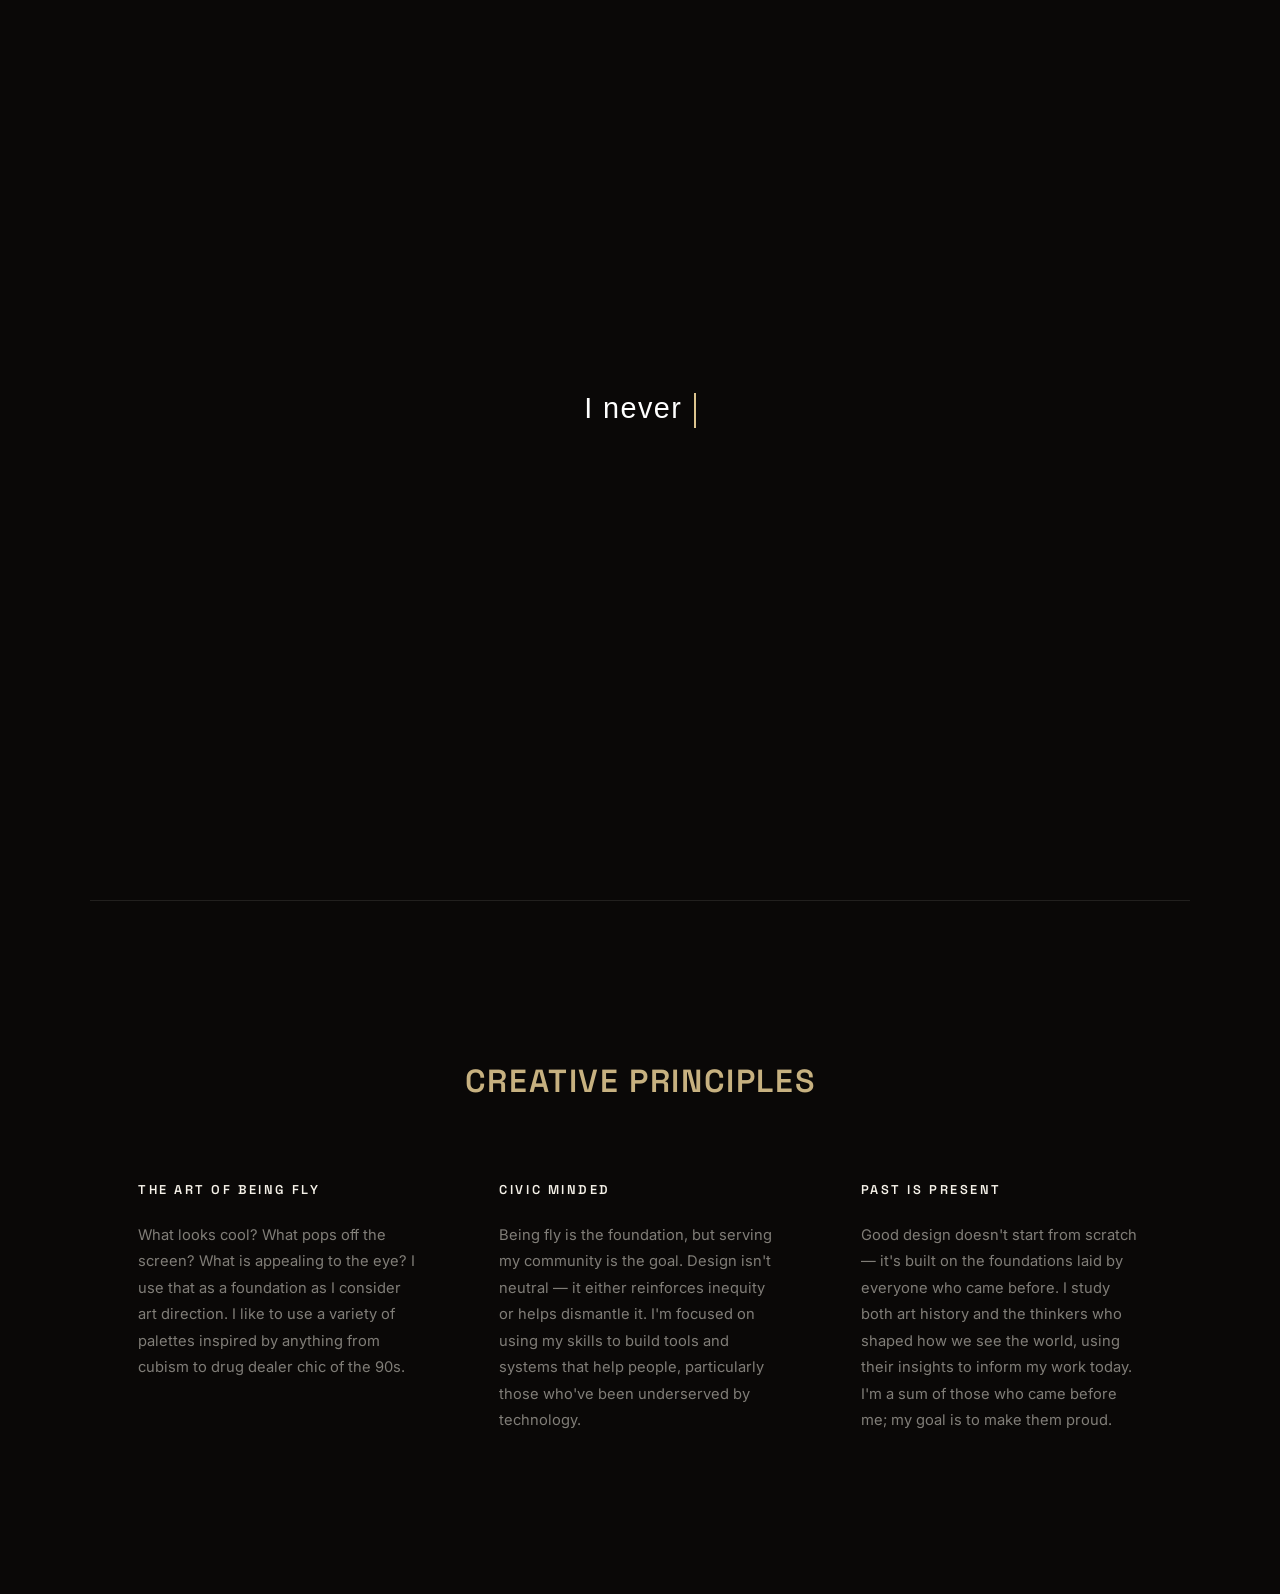
<file: creative.html>
<!DOCTYPE html>
<html lang="en">

<head>
  <meta charset="UTF-8" />
  <meta name="viewport" content="width=device-width, initial-scale=1.0" />
  <title>Creative Work | Bertram L. Moore III</title>
  <meta name="description" content="Explore the creative portfolio and digital experiences crafted by Bertram L. Moore III." />
  <meta property="og:title" content="Creative Work | Bertram L. Moore III" />
  <meta property="og:description" content="Explore the creative portfolio and digital experiences crafted by Bertram L. Moore III." />
  <meta property="og:type" content="website" />
  <meta property="og:url" content="https://bertrammoore.com/creative.html" />
  <meta property="og:image" content="https://bertrammoore.com/bm-logo.png" />
  <meta name="twitter:card" content="summary_large_image" />
  <meta name="twitter:title" content="Creative Work | Bertram L. Moore III" />
  <meta name="twitter:description" content="Explore the creative portfolio and digital experiences crafted by Bertram L. Moore III." />
  <meta name="twitter:image" content="https://bertrammoore.com/bm-logo.png" />
  <link rel="icon" href="bm-logo.png" type="image/png" />
  <link rel="canonical" href="https://bertrammoore.com/creative.html" />
  <link rel="preconnect" href="https://fonts.googleapis.com" />
  <link rel="preconnect" href="https://fonts.gstatic.com" crossorigin />
  <link
    href="https://fonts.googleapis.com/css2?family=Space+Grotesk:wght@300;400;500;600;700&family=Inter:wght@300;400;500&display=swap"
    rel="stylesheet" />
  <style>
    :root {
      --bg: #0a0807;
      /* Darker for higher impact */
      --bg-cream: #f5f1e8;
      --eggplant: #614051;
      --gold: #dcc48e;
      --text: #f5f1e8;
      --muted: rgba(245, 241, 232, 0.5);
      --rule: rgba(245, 241, 232, 0.1);
      --ease-expo: cubic-bezier(0.85, 0, 0.15, 1);
    }

    *,
    *::before,
    *::after {
      box-sizing: border-box;
      margin: 0;
      padding: 0;
    }

    html {
      scroll-behavior: smooth;
    }

    body {
      background: var(--bg);
      font-family: 'Inter', sans-serif;
      -webkit-font-smoothing: antialiased;
      overflow-x: hidden;
      overflow-y: auto;
      /* Gallery fills viewport */
      color: var(--text);
      image-rendering: -webkit-optimize-contrast;
    }

    /* ── INTRO TYPEWRITER ── */
    #creative-intro {
      position: fixed;
      inset: 0;
      z-index: 3000;
      background: var(--bg);
      display: flex;
      align-items: center;
      justify-content: center;
      padding: 2rem;
      text-align: center;
    }

    .typewriter-text {
      font-family: 'Source Sans 3', sans-serif;
      font-size: clamp(1rem, 4vw, 1.8rem);
      font-weight: 300;
      line-height: 1.6;
      letter-spacing: 0.05em;
      color: #fff;
      max-width: min(95vw, 1000px);
      min-height: 4.5em;
      /* Prevent layout jump */
      white-space: pre-wrap;
      /* Allow newlines */
    }

    .typewriter-cursor {
      display: inline-block;
      width: 2px;
      height: 1.2em;
      background: var(--gold);
      margin-left: 2px;
      vertical-align: middle;
      animation: blink 0.8s step-end infinite;
    }

    @keyframes blink {

      from,
      to {
        opacity: 1;
      }

      50% {
        opacity: 0;
      }
    }

    /* ── NAV ── */
    nav {
      position: fixed;
      top: 0;
      left: 0;
      right: 0;
      z-index: 1000;
      display: flex;
      align-items: center;
      justify-content: space-between;
      padding: 2rem 3rem;
      mix-blend-mode: difference;
      pointer-events: none;
    }

    .nav-logo,
    .nav-links,
    .nav-cta {
      pointer-events: auto;
    }

    .nav-logo {
      display: flex;
      align-items: center;
      text-decoration: none;
    }

    .nav-links {
      display: flex;
      gap: 2.5rem;
      list-style: none;
    }

    .nav-links a {
      font-family: 'Space Grotesk', sans-serif;
      font-size: 0.7rem;
      letter-spacing: 0.15em;
      text-transform: uppercase;
      color: #fff;
      text-decoration: none;
      transition: opacity 0.4s var(--ease-expo);
      padding: 0.5rem;
    }

    .nav-links a:hover {
      opacity: 0.5;
    }

    .nav-cta {
      font-family: 'Space Grotesk', sans-serif;
      font-size: 0.7rem;
      letter-spacing: 0.15em;
      text-transform: uppercase;
      background: #fff;
      color: #000;
      padding: 0.6rem 1.6rem;
      border-radius: 999px;
      text-decoration: none;
      transition: transform 0.4s var(--ease-expo), background 0.4s;
    }

    .nav-cta:hover {
      transform: scale(1.05);
      background: var(--gold);
    }

    /* ── STRIP GALLERY ── */
    .gallery-container {
      position: relative;
      width: 100vw;
      height: 100vh;
      display: flex;
      overflow: hidden;
      background: #000;
    }

    .strip {
      position: relative;
      flex: 1;
      height: 100vh;
      overflow: hidden;
      cursor: pointer;
      opacity: 0;
      transform: translateY(60px);
      transition:
        flex 0.8s var(--ease-expo),
        transform 0.9s ease,
        opacity 0.9s ease,
        filter 0.5s ease;
      border-right: 1px solid rgba(255, 255, 255, 0.03);
      will-change: flex, transform;
    }

    .strip:last-child {
      border-right: none;
    }

    .strip img {
      position: absolute;
      top: 0;
      left: 50%;
      transform: translateX(-50%) scale(1.1);
      height: 100%;
      width: auto;
      min-width: 100%;
      object-fit: cover;
      transition: transform 0.8s var(--ease-expo), filter 0.5s ease;
      filter: grayscale(0.2) brightness(0.6);
      image-rendering: -webkit-optimize-contrast;
      pointer-events: none;
    }

    /* Eggplant Overlay */
    .strip::after {
      content: '';
      position: absolute;
      inset: 0;
      background: var(--eggplant);
      opacity: 0.35;
      /* Lightened from 0.6 */
      mix-blend-mode: multiply;
      transition: opacity 0.7s var(--ease-expo);
      z-index: 5;
      pointer-events: none;
    }

    .strip:hover {
      flex: 1.4;
      filter: brightness(1.1);
    }

    .strip:hover img {
      transform: translateX(-50%) scale(1.02);
      filter: grayscale(0) brightness(1);
    }

    .strip:hover::after {
      opacity: 0;
    }

    .strip-label {
      position: absolute;
      bottom: 2rem;
      left: 2rem;
      z-index: 10;
      font-family: 'Space Grotesk', sans-serif;
      font-size: 0.45rem;
      letter-spacing: 0.4em;
      text-transform: uppercase;
      color: #fff;
      white-space: nowrap;
      pointer-events: none;
      opacity: 0;
      transition: opacity 0.5s var(--ease-expo), transform 0.5s var(--ease-expo);
      transform: translateY(10px);
    }

    .strip-label.dark {
      color: #000;
    }

    .strip:hover .strip-label {
      opacity: 1;
      transform: translateY(0);
    }

    /* ── FULLSCREEN SLIDER (MODAL) ── */
    .fullscreen-slider {
      position: fixed;
      inset: 0;
      z-index: 2000;
      background: #000;
      display: flex;
      align-items: center;
      justify-content: center;
      visibility: hidden;
      pointer-events: none;
    }

    .fullscreen-slider.active {
      visibility: visible;
      pointer-events: auto;
    }

    /* Expansion Animation Layer */
    .expansion-layer {
      position: fixed;
      z-index: 2001;
      pointer-events: none;
      background: #000;
      overflow: hidden;
      transition: all 0.8s var(--ease-expo);
    }

    .expansion-layer img {
      width: 100%;
      height: 100%;
      object-fit: contain;
      padding: 10vh 12vw;
    }

    .slide {
      position: absolute;
      inset: 0;
      opacity: 0;
      transition: opacity 1.2s var(--ease-expo);
      display: flex;
      align-items: center;
      justify-content: center;
      overflow: hidden;
    }

    .slide.active {
      opacity: 1;
    }

    .slide img {
      width: 100%;
      height: 100%;
      object-fit: contain;
      padding: 10vh 12vw;
      transform: scale(1.03);
      transition: transform 1.2s var(--ease-expo);
    }

    .slide.active img {
      transform: scale(1);
    }

    /* Lightbox UI */
    .slider-ui {
      position: absolute;
      inset: 0;
      z-index: 2010;
      pointer-events: none;
      display: flex;
      flex-direction: column;
      justify-content: space-between;
      padding: 3rem 4rem;
      opacity: 0;
      transform: translateY(60px);
      transition: opacity 0.8s var(--ease-expo) 0.4s, transform 0.8s var(--ease-expo) 0.4s;
    }

    .fullscreen-slider.active .slider-ui {
      opacity: 1;
      transform: translateY(0);
    }

    .slider-top {
      display: flex;
      justify-content: space-between;
      align-items: flex-start;
      pointer-events: auto;
    }

    .btn-close {
      background: none;
      border: none;
      cursor: pointer;
      color: #fff;
      font-family: 'Space Grotesk', sans-serif;
      font-size: 0.65rem;
      letter-spacing: 0.25em;
      text-transform: uppercase;
      padding: 1rem;
      transition: opacity 0.3s;
    }

    .btn-close:hover {
      opacity: 0.6;
    }

    .slider-center {
      flex: 1;
      display: flex;
      align-items: center;
      justify-content: space-between;
      pointer-events: none;
    }

    .nav-arrow {
      background: none;
      border: none;
      cursor: pointer;
      color: #fff;
      font-size: 1.5rem;
      opacity: 0.3;
      transition: opacity 0.4s var(--ease-expo), transform 0.4s var(--ease-expo);
      pointer-events: auto;
      padding: 3rem;
    }

    .nav-arrow:hover {
      opacity: 1;
      transform: scale(1.2);
    }

    .slider-top-right {
      display: flex;
      flex-direction: column;
      align-items: flex-end;
      text-align: right;
      pointer-events: none;
    }

    .slide-category {
      font-family: 'Space Grotesk', sans-serif;
      font-size: 0.65rem;
      letter-spacing: 0.5em;
      text-transform: uppercase;
      color: var(--gold);
      margin-bottom: 0.5rem;
      transition: color 0.4s;
    }

    .slide-category.dark {
      color: #000;
    }

    .slide-title {
      font-family: 'Space Grotesk', sans-serif;
      font-size: clamp(1.2rem, 3vw, 2.2rem);
      font-weight: 700;
      letter-spacing: -0.01em;
      text-transform: uppercase;
      line-height: 1.1;
      transition: color 0.4s;
    }

    .slide-title.dark {
      color: #000;
    }

    .slider-bottom {
      display: flex;
      justify-content: space-between;
      align-items: flex-end;
      pointer-events: auto;
    }

    .slider-counter {
      font-family: 'Space Grotesk', sans-serif;
      font-size: 0.75rem;
      letter-spacing: 0.3em;
      color: var(--muted);
    }

    .thumb-strip {
      display: flex;
      gap: 16px;
    }

    .thumb {
      width: 56px;
      height: 56px;
      border-radius: 2px;
      overflow: hidden;
      cursor: pointer;
      opacity: 0.3;
      transition: opacity 0.4s var(--ease-expo), transform 0.4s var(--ease-expo);
      border: 1px solid transparent;
    }

    .thumb:hover {
      opacity: 0.6;
      transform: translateY(-4px);
    }

    .thumb.active {
      opacity: 1;
      border-color: var(--gold);
      transform: translateY(-4px);
    }

    .thumb img {
      width: 100%;
      height: 100%;
      object-fit: cover;
    }

    /* ── PRINCIPLES SECTION ── */
    .principles-section {
      background: var(--bg);
      padding: 10rem 3rem;
      border-top: 1px solid var(--rule);
      max-width: 1100px;
      margin: 0 auto;
    }

    .principles-header {
      font-family: 'Space Grotesk', sans-serif;
      font-size: 2rem;
      font-weight: 600;
      letter-spacing: 0.05em;
      text-transform: uppercase;
      color: var(--gold);
      margin-bottom: 5rem;
      text-align: center;
      opacity: 0.9;
    }

    .principles-grid {
      display: grid;
      grid-template-columns: repeat(3, 1fr);
      gap: 5rem;
    }

    .principle-card h3 {
      font-family: 'Space Grotesk', sans-serif;
      font-size: 0.8rem;
      letter-spacing: 0.2em;
      text-transform: uppercase;
      margin-bottom: 1.5rem;
      color: var(--text);
      font-weight: 600;
    }

    .principle-card p {
      font-size: 0.92rem;
      line-height: 1.8;
      color: var(--muted);
      max-width: 320px;
    }

    @media (max-width: 968px) {
      .principles-grid {
        grid-template-columns: 1fr;
        gap: 4rem;
      }
      .principles-section {
        padding: 6rem 2rem;
      }
      .principle-card p {
        max-width: none;
      }
      .principles-header {
        margin-bottom: 3rem;
      }
    }

    /* ── SCROLL HINT ── */
    .scroll-hint {
      position: absolute;
      bottom: 2rem;
      left: 50%;
      transform: translateX(-50%);
      font-family: 'Space Grotesk', sans-serif;
      font-size: 0.6rem;
      letter-spacing: 0.25em;
      text-transform: uppercase;
      color: rgba(255, 255, 255, 0.4);
      display: flex;
      flex-direction: column;
      align-items: center;
      gap: 0.5rem;
      opacity: 0;
      transition: opacity 1s ease;
      z-index: 15;
      pointer-events: none;
    }

    .scroll-hint.visible {
      opacity: 1;
    }

    .scroll-hint i {
      font-style: normal;
      animation: bounce 2s infinite;
    }

    @keyframes bounce {
      0%, 20%, 50%, 80%, 100% { transform: translateY(0); }
      40% { transform: translateY(-5px); }
      60% { transform: translateY(-3px); }
    }

    /* ── RESPONSIVE ── */
    @media (max-width: 900px) {
      nav {
        padding: 1rem 1.5rem;
      }

      .slider-ui {
        padding: 2rem;
      }

      .nav-arrow {
        padding: 1.5rem;
      }
    }

    @media (max-width: 768px) {
      nav {
        padding: 1rem 1.5rem;
        mix-blend-mode: normal;
        background: rgba(10, 8, 7, 0.6);
        backdrop-filter: blur(10px);
        -webkit-backdrop-filter: blur(10px);
        border-bottom: 1px solid rgba(255, 255, 255, 0.05);
      }

      .nav-links {
        display: none;
      }

      .nav-logo img {
        height: 28px !important;
      }

      .nav-cta {
        font-size: 0.55rem;
        padding: 0.5rem 1rem;
      }

      .gallery-container {
        flex-direction: column;
      }

      .strip {
        height: calc(100vh / 10);
        border-right: none;
        border-bottom: 1px solid rgba(255, 255, 255, 0.05);
        transform: translateY(60px);
        opacity: 0;
      }

      #creative-intro .typewriter-text {
        font-size: clamp(0.9rem, 5vw, 1.4rem);
        line-height: 1.5;
      }

      .strip img {
        width: 100%;
        height: 100%;
        object-fit: cover;
      }

      .strip:hover {
        flex: 1.2;
      }

      .strip-label {
        opacity: 0.8 !important;
        transform: translateY(0) !important;
        bottom: 25%;
        left: 1.5rem;
        transform: translateY(50%) !important;
        font-size: 0.5rem;
        letter-spacing: 0.3em;
      }

      /* Slider adjustments */
      .slider-ui {
        padding: 1.5rem;
      }

      .slider-top-right {
        align-items: flex-end;
      }

      .slide-title {
        font-size: 1.4rem;
      }

      .slide-category {
        font-size: 0.55rem;
        letter-spacing: 0.3em;
      }

      .thumb-strip {
        display: none;
      }

      .nav-arrow {
        font-size: 1.2rem;
        padding: 1rem;
      }
    }
  </style>
</head>

<body>

  <!-- ══ INTRO ══ -->
  <div id="creative-intro">
    <h1 class="typewriter-text"><span id="typewriter"></span><span class="typewriter-cursor"></span></h1>
  </div>

  <!-- Expansion Layer (Temporary for animation) -->
  <div class="expansion-layer" id="expansionLayer"></div>

  <!-- ══ NAV ══ -->
  <header id="navbar">
  <nav>
    <div class="nav-logo">
      <a href="index.html" class="nav-mark-custom" aria-label="Bertram L. Moore III - Home">
        <img src="bm-logo.png" alt="Bertram L. Moore III Logo" style="height:36px; width:auto; display:block;" />
      </a>
    </div>
    <ul class="nav-links">
      <li><a href="index.html">Home</a></li>
      <li><a href="work.html">Work</a></li>
      <li><a href="about.html">About</a></li>
      <li><a href="creative.html" style="opacity: 1; font-weight: 600;">Creative</a></li>
      <li><a href="https://bdotmdev.wordpress.com" target="_blank" rel="noreferrer" aria-label="Visit WordPress blog - opens in a new tab">Blog</a></li>
    </ul>
    <a href="index.html#contact" class="nav-cta">Let's Work</a>
  </nav>
  </header>
  <main>

  <!-- ══ STRIP GALLERY ══ -->
  <div class="gallery-container" id="gallery">
    <div class="scroll-hint" id="scrollHint">
      Explore Principles
      <i>↓</i>
    </div>
    <!-- Strips dynamically injected by JS -->
  </div>

  <!-- ══ FULLSCREEN SLIDER ══ -->
  <div class="fullscreen-slider" id="fullscreenSlider">

    <div id="slidesContainer" style="width:100%; height:100%;">
      <!-- Slides dynamically injected -->
    </div>

    <div class="slider-ui">
      <div class="slider-top">
        <button class="btn-close" id="btnClose">CLOSE</button>
        <div class="slider-top-right">
          <p class="slide-category" id="slideCat"></p>
          <h2 class="slide-title" id="slideTitle"></h2>
        </div>
      </div>

      <div class="slider-center">
        <button class="nav-arrow" id="btnPrev">←</button>
        <button class="nav-arrow" id="btnNext">→</button>
      </div>

      <div class="slider-bottom">
        <div class="slider-counter" id="sliderCounter"></div>
        <div class="thumb-strip" id="thumbStrip">
          <!-- Thumbs dynamically injected -->
        </div>
      </div>
    </div>
  </div>

  <section class="principles-section">
    <div class="principles-header">Creative Principles</div>
    <div class="principles-grid">
      <div class="principle-card">
        <h3>The Art of Being Fly</h3>
        <p>What looks cool? What pops off the screen? What is appealing to the eye? I use that as a foundation as I consider art direction. I like to use a variety of palettes inspired by anything from cubism to drug dealer chic of the 90s.</p>
      </div>
      <div class="principle-card">
        <h3>Civic Minded</h3>
        <p>Being fly is the foundation, but serving my community is the goal. Design isn't neutral — it either reinforces inequity or helps dismantle it. I'm focused on using my skills to build tools and systems that help people, particularly those who've been underserved by technology.</p>
      </div>
      <div class="principle-card">
        <h3>Past is Present</h3>
        <p>Good design doesn't start from scratch — it's built on the foundations laid by everyone who came before. I study both art history and the thinkers who shaped how we see the world, using their insights to inform my work today. I'm a sum of those who came before me; my goal is to make them proud.</p>
      </div>
    </div>
  </section>
  </main>
  <!-- NOTE: Footer removed for minimal gallery experience -->

  <script>
  const gallery = document.getElementById('gallery');
  const slider = document.getElementById('fullscreenSlider');
  const expansionLayer = document.getElementById('expansionLayer');
  const slidesContainer = document.getElementById('slidesContainer');
  const thumbStrip = document.getElementById('thumbStrip');
  const slideTitle = document.getElementById('slideTitle');
  const slideCat = document.getElementById('slideCat');
  const sliderCounter = document.getElementById('sliderCounter');
  const btnClose = document.getElementById('btnClose');
  const btnPrev = document.getElementById('btnPrev');
  const btnNext = document.getElementById('btnNext');

  /**
   * ══ GALLERY ASSETS ══
   * Edit this array to add/change your photos.
   * Titles and Categories will update automatically across the site.
   */
  const assets = [
    { src: 'images/chill_emi.jpg',            title: 'Emi',                   cat: 'Ballet', pos: '25% center' },
    { src: 'images/caitlin_surprise.jpg',    title: 'Caitlin',                cat: 'Portrait' },
    { src: 'images/jayden.jpg',               title: 'Jayden',                cat: 'Ballet', pos: '50% 5%' },
    { src: 'images/mong_dope.jpg',           title: 'Mong',                  cat: 'Culture' },
    { src: 'images/jewel_museum_railing.jpg', title: 'Jewell',                cat: 'Ballet', pos: '50% 5%' },
    { src: 'images/nicole_beauty_gamma.jpg', title: 'Nicole',                cat: 'Portrait', pos: '60% center' },
    { src: 'images/sara_split_small.jpg',    title: 'Sara',                  cat: 'Ballet' }
  ];

  let currentIndex = 0;
  let isAnimating = false;

  // 1. Build & Staggered Fly-in
  function initGallery() {
    assets.forEach((item, i) => {
      // Create Strip
      const strip = document.createElement('div');
      strip.className = 'strip';
      strip.dataset.index = i;
      strip.innerHTML = `
        <img src="${item.src}" alt="${item.title}" style="object-position: ${item.pos || '50% center'}">
        <span class="strip-label ${item.themeTitle === 'dark' ? 'dark' : ''}">${item.title}</span>
      `;
      strip.setAttribute('aria-label', `Portrait of ${item.title}`);
      strip.setAttribute('role', 'button');
      
      // Bind Expansion Click
      strip.addEventListener('click', () => handleStripClick(strip, i));

      // Mouse Move Parallax
      strip.addEventListener('mousemove', (e) => {
        if (window.innerWidth <= 768) return;
        const img = strip.querySelector('img');
        const rect = strip.getBoundingClientRect();
        const x = (e.clientX - rect.left) / rect.width;
        const move = (x - 0.5) * 20; 
        img.style.transform = `translateX(calc(-50% + ${move}px)) scale(1.1)`;
      });

      strip.addEventListener('mouseleave', () => {
        const img = strip.querySelector('img');
        img.style.transform = `translateX(-50%) scale(1.1)`;
      });

      gallery.appendChild(strip);

      // Staggered appearance
      setTimeout(() => {
        strip.style.transform = 'translateY(0)';
        strip.style.opacity = '1';
      }, 400 + (i * 100));
    });

    // Show scroll hint after all strips appear
    setTimeout(() => {
      document.getElementById('scrollHint').classList.add('visible');
    }, 400 + (assets.length * 100) + 500);
  }

  // 2. Build Slides & Thumbs
  function buildSlider() {
    assets.forEach((item, i) => {
      // Slide
      const slide = document.createElement('div');
      slide.className = `slide ${i === 0 ? 'active' : ''}`;
      slide.innerHTML = `<img src="${item.src}" alt="${item.title}">`;
      slidesContainer.appendChild(slide);

      // Thumb
      const thumb = document.createElement('div');
      thumb.className = `thumb ${i === 0 ? 'active' : ''}`;
      thumb.innerHTML = `<img src="${item.src}" alt="${item.title}">`;
      thumb.addEventListener('click', () => {
        if (currentIndex === i) return;
        goToSlide(i);
      });
      thumbStrip.appendChild(thumb);
    });
    updateUI();
  }

  function updateUI() {
    const item = assets[currentIndex];
    slideTitle.textContent = item.title;
    slideCat.textContent = item.cat;
    sliderCounter.textContent = `${currentIndex + 1} — ${assets.length}`;

    // Apply theme classes to modal UI
    if (item.themeTitle === 'dark') slideTitle.classList.add('dark');
    else slideTitle.classList.remove('dark');

    if (item.themeCat === 'dark') slideCat.classList.add('dark');
    else slideCat.classList.remove('dark');
  }

  function goToSlide(index) {
    if (isAnimating) return;
    const slides = document.querySelectorAll('.slide');
    const thumbs = document.querySelectorAll('.thumb');
    
    slides[currentIndex].classList.remove('active');
    thumbs[currentIndex].classList.remove('active');
    
    currentIndex = (index + assets.length) % assets.length;
    
    slides[currentIndex].classList.add('active');
    thumbs[currentIndex].classList.add('active');
    
    updateUI();
  }

  // 3. Expansion Transition Logic
  function handleStripClick(strip, i) {
    if (isAnimating) return;
    isAnimating = true;

    const rect = strip.getBoundingClientRect();
    
    // Setup expansion layer to match strip Exactly
    expansionLayer.style.top = `${rect.top}px`;
    expansionLayer.style.left = `${rect.left}px`;
    expansionLayer.style.width = `${rect.width}px`;
    expansionLayer.style.height = `${rect.height}px`;
    expansionLayer.style.opacity = '1';
    expansionLayer.innerHTML = `<img src="${assets[i].src}" style="object-fit:cover;">`;

    // Hide strip content temporarily
    strip.style.opacity = '0';

    // Animate expansion
    requestAnimationFrame(() => {
      expansionLayer.style.top = '0';
      expansionLayer.style.left = '0';
      expansionLayer.style.width = '100vw';
      expansionLayer.style.height = '100vh';
      
      setTimeout(() => {
        // Skip animating check for this direct call
        const oldAnim = isAnimating;
        isAnimating = false;
        goToSlide(i);
        isAnimating = oldAnim;
        
        slider.classList.add('active');
        document.querySelector('nav').style.opacity = '0';
        document.querySelector('nav').style.pointerEvents = 'none';
        
        setTimeout(() => {
          expansionLayer.style.opacity = '0';
          strip.style.opacity = '1';
          isAnimating = false;
        }, 800);
      }, 600);
    });
  }

  btnClose.onclick = () => {
    slider.classList.remove('active');
    document.querySelector('nav').style.opacity = '1';
    document.querySelector('nav').style.pointerEvents = 'auto';
  };

  btnPrev.onclick = () => goToSlide(currentIndex - 1);
  btnNext.onclick = () => goToSlide(currentIndex + 1);

  // Keyboard support
  window.addEventListener('keydown', (e) => {
    if (!slider.classList.contains('active')) return;
    if (e.key === 'ArrowLeft') goToSlide(currentIndex - 1);
    if (e.key === 'ArrowRight') goToSlide(currentIndex + 1);
    if (e.key === 'Escape') btnClose.onclick();
  });

  window.addEventListener('load', () => {
    buildSlider();
    // Start Intro instead of immediate gallery init
    runIntro();
  });

  /**
   * ══ TYPEWRITER INTRO ══
   */
  function runIntro() {
    const text = "I never thought of myself as a creative,\nluckily...my imagination did";
    const container = document.getElementById('typewriter');
    const introOverlay = document.getElementById('creative-intro');
    let charIndex = 0;

    // Setup AudioContext (once)
    const AudioContext = window.AudioContext || window.webkitAudioContext;
    const audioCtx = new AudioContext();

    // Pre-generate a white noise buffer for the "mechanical snap"
    const bufferSize = audioCtx.sampleRate * 0.05; // 50ms of noise
    const noiseBuffer = audioCtx.createBuffer(1, bufferSize, audioCtx.sampleRate);
    const output = noiseBuffer.getChannelData(0);
    for (let i = 0; i < bufferSize; i++) {
      output[i] = Math.random() * 2 - 1;
    }

    function playClack() {
      if (audioCtx.state === 'suspended') audioCtx.resume();

      // 1. The "Snap" (Noise)
      const noise = audioCtx.createBufferSource();
      noise.buffer = noiseBuffer;
      const noiseFilter = audioCtx.createBiquadFilter();
      noiseFilter.type = 'highpass';
      noiseFilter.frequency.setValueAtTime(1000, audioCtx.currentTime);
      
      const noiseGain = audioCtx.createGain();
      noiseGain.gain.setValueAtTime(0.04, audioCtx.currentTime);
      noiseGain.gain.exponentialRampToValueAtTime(0.001, audioCtx.currentTime + 0.03);
      
      noise.connect(noiseFilter);
      noiseFilter.connect(noiseGain);
      noiseGain.connect(audioCtx.destination);

      // 2. The "Body" (Oscillator)
      const osc = audioCtx.createOscillator();
      const oscGain = audioCtx.createGain();
      // Slight pitch randomization (±10%)
      const baseFreq = 160 + (Math.random() * 30 - 15);
      
      osc.type = 'triangle';
      osc.frequency.setValueAtTime(baseFreq, audioCtx.currentTime);
      osc.frequency.exponentialRampToValueAtTime(baseFreq * 0.4, audioCtx.currentTime + 0.05);
      
      oscGain.gain.setValueAtTime(0.03, audioCtx.currentTime);
      oscGain.gain.exponentialRampToValueAtTime(0.001, audioCtx.currentTime + 0.05);
      
      osc.connect(oscGain);
      oscGain.connect(audioCtx.destination);

      noise.start();
      osc.start();
      osc.stop(audioCtx.currentTime + 0.05);
    }

    function type() {
      if (charIndex < text.length) {
        let currentChar = text.charAt(charIndex);
        container.textContent = text.substring(0, charIndex + 1);
        charIndex++;

        // Base delay + Random variance (Humanized)
        let delay = 70 + (Math.random() * 80); 
        
        // Character specific pauses
        if (currentChar === ',') delay = 450;
        if (currentChar === '\n') delay = 700;
        if (charIndex >= 3 && text.substring(charIndex - 3, charIndex) === "...") {
          delay = 1200; 
        }

        playClack();
        setTimeout(type, delay);
      } else {
        // Done typing, fade out intro and start gallery
        setTimeout(() => {
          introOverlay.style.transition = 'transform 1.8s cubic-bezier(0.19, 1, 0.22, 1), opacity 1.8s ease';
          introOverlay.style.transform = 'translateY(-100%)';
          introOverlay.style.opacity = '0';
          
          // Trigger Gallery Animation
          setTimeout(() => {
            introOverlay.style.visibility = 'hidden';
            initGallery();
          }, 400);
        }, 1500);
      }
    }

    // Start typing after a short initial delay
    setTimeout(type, 800);
  }
  </script>

</body>

</html>
</file>
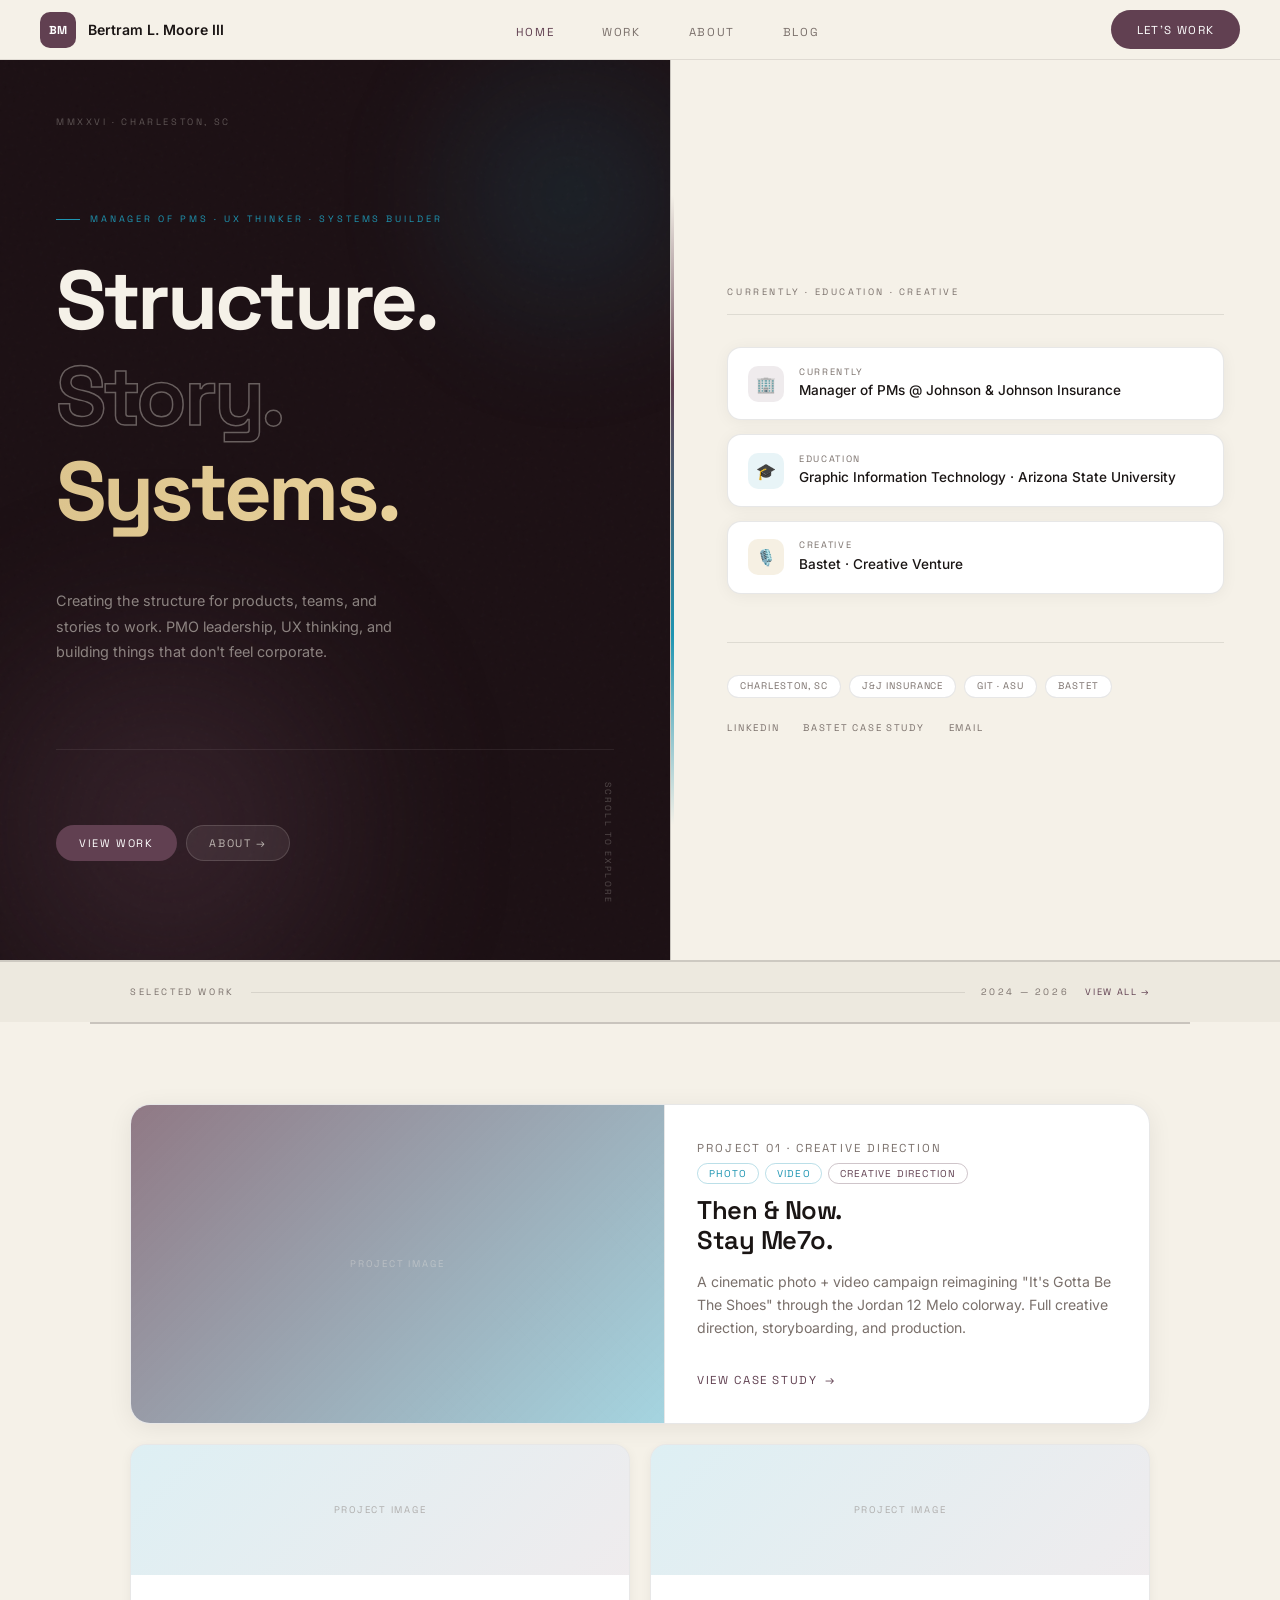
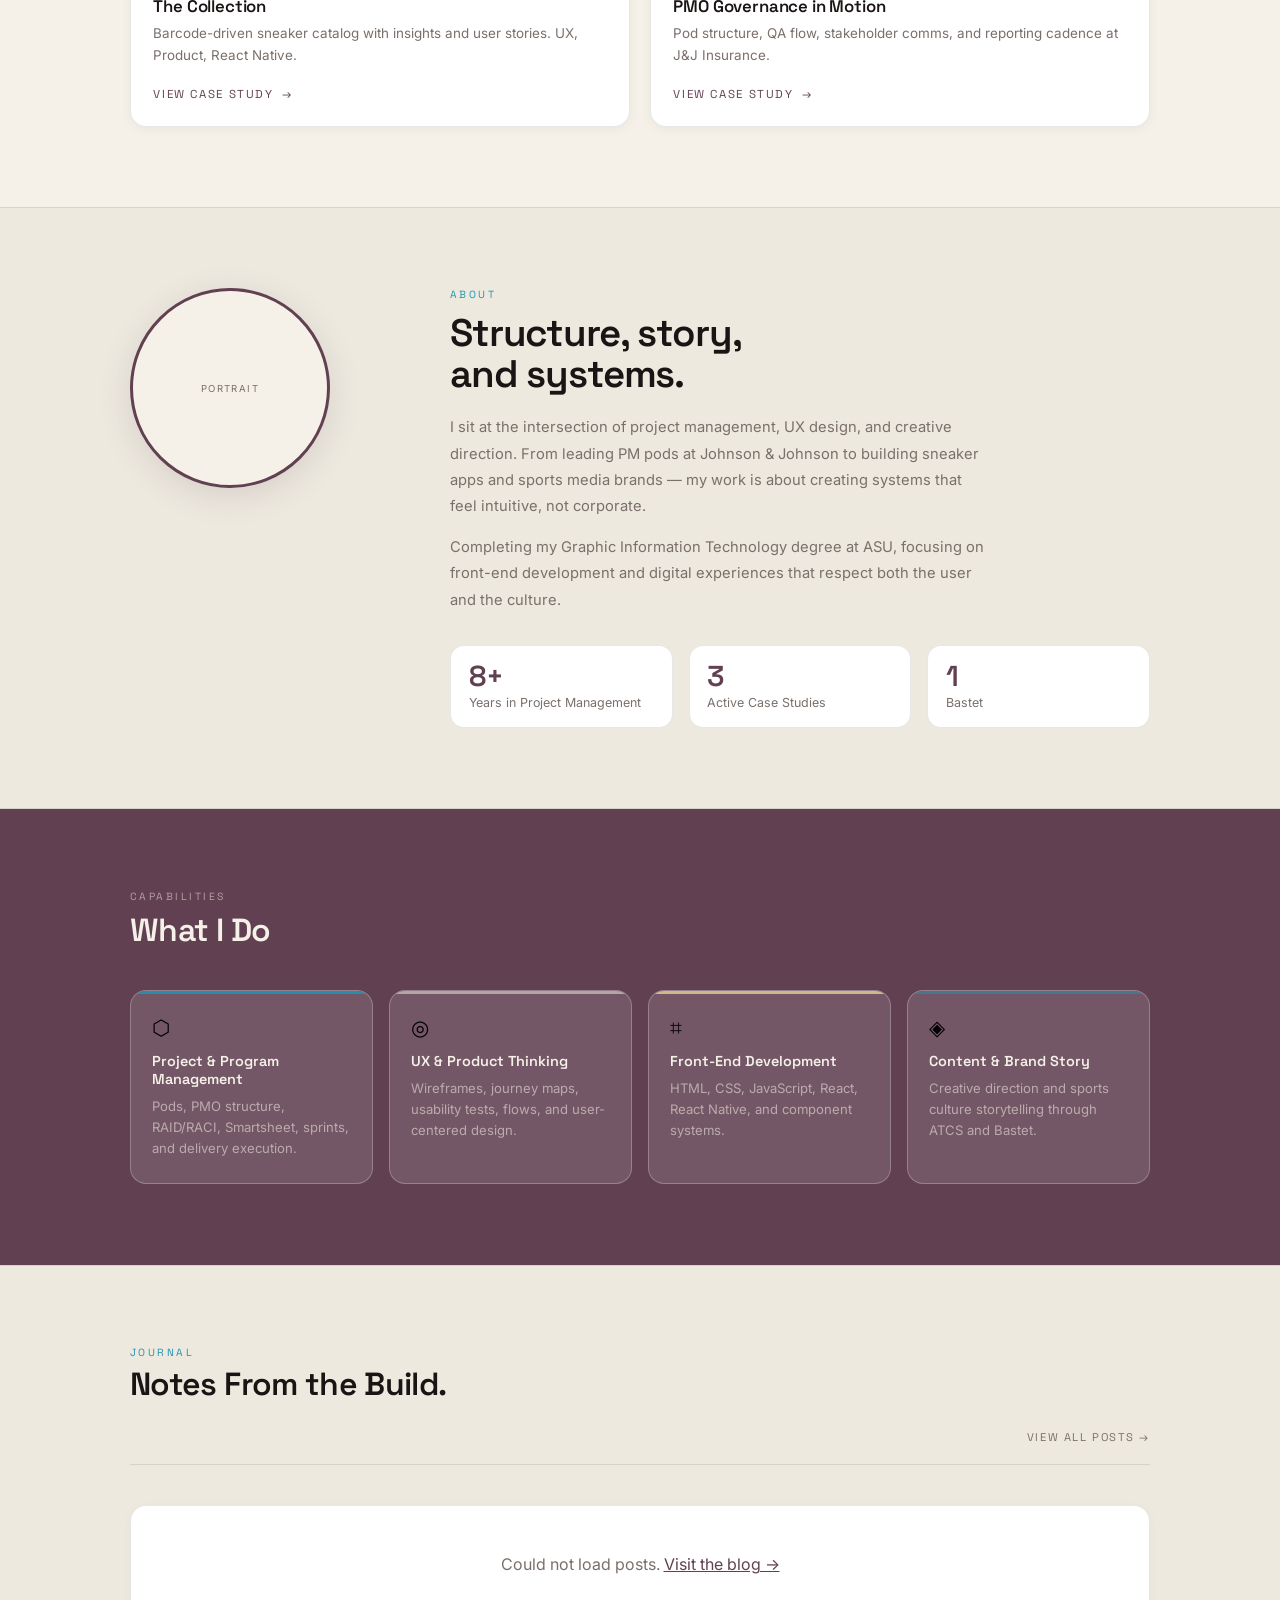
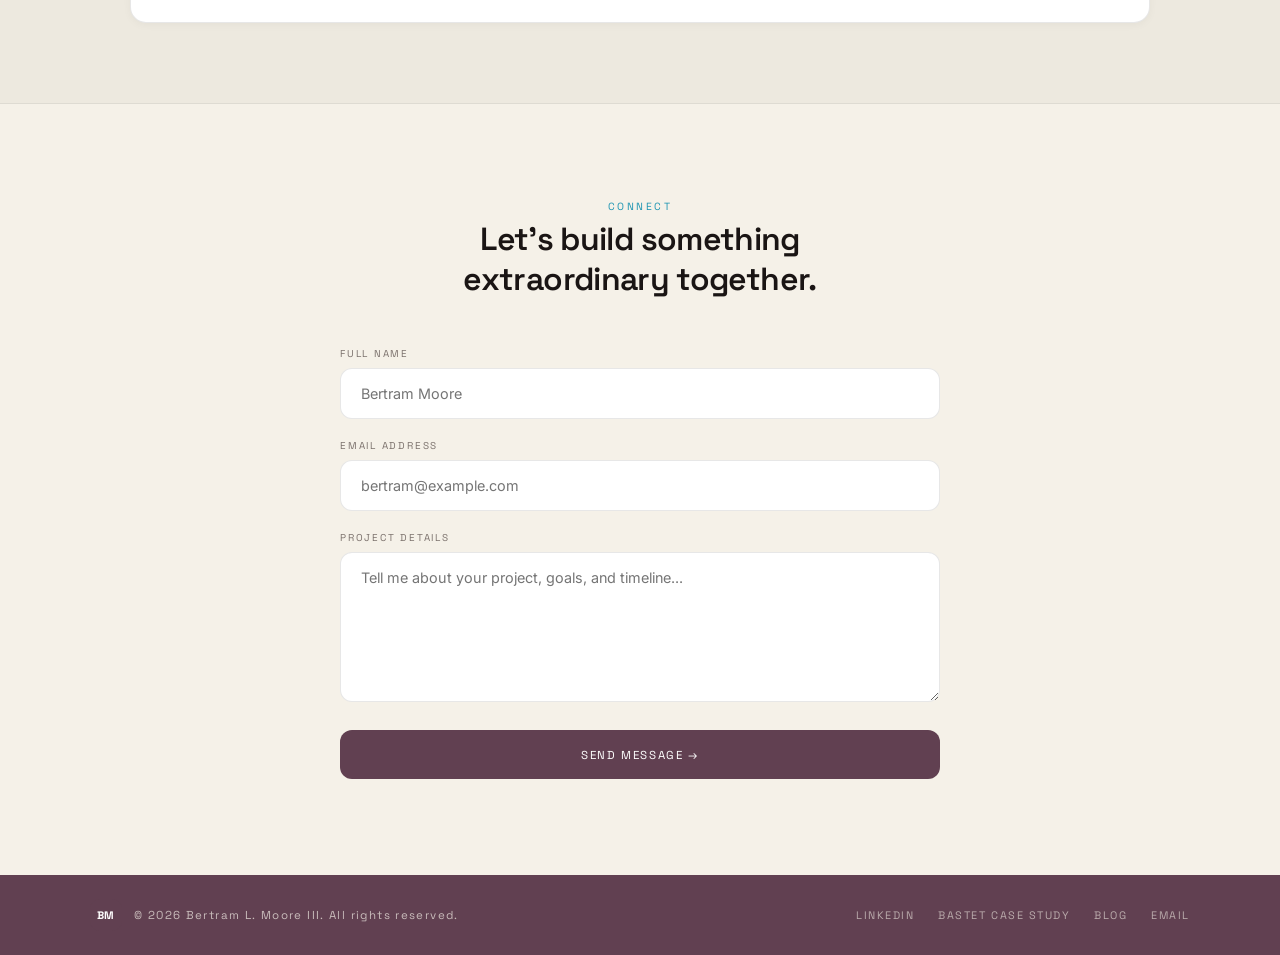
<file: hero-b-final.html>
<!DOCTYPE html>
<html lang="en">
<head>
<meta charset="UTF-8"/>
<meta name="viewport" content="width=device-width, initial-scale=1.0"/>
<title>Bertram L. Moore III</title>
<link href="https://fonts.googleapis.com/css2?family=Space+Grotesk:wght@300;400;500;600;700&family=Inter:wght@300;400;500&display=swap" rel="stylesheet"/>
<style>
*, *::before, *::after { box-sizing: border-box; margin: 0; padding: 0; }

:root {
  --bg:          #f5f1e8;
  --bg-warm:     #ede9df;
  --surface:     #ffffff;
  --eggplant:    #614051;
  --eggplant-lt: rgba(97,64,81,0.07);
  --blue:        #1e95b2;
  --blue-lt:     rgba(30,149,178,0.1);
  --gold:        #dcc48e;
  --gold-dk:     #b89a5c;
  --text:        #1a1514;
  --muted:       #7a706b;
  --rule:        rgba(26,21,20,0.1);
  --rule-heavy:  rgba(26,21,20,0.2);
  
  /* Animation Timing Variables */
  --intro-door-close: 1.5s;
  --intro-door-delay: 1.4s;
  --intro-exit-delay: calc(var(--intro-door-delay) + var(--intro-door-close) + 0.3s);
  --hero-fade-start: calc(var(--intro-exit-delay) - 0.1s);
}

html { scroll-behavior: smooth; }
body {
  background: var(--bg);
  font-family: 'Inter', sans-serif;
  -webkit-font-smoothing: antialiased;
  overflow-x: hidden;
}

/* ══════════════════════════════════════
   INTRO — Elevator Door Sequence
══════════════════════════════════════ */

#intro {
  position: fixed;
  inset: 0;
  z-index: 1000;
  display: flex;
  align-items: center;
  justify-content: center;
  pointer-events: none;
}

/* The name — sits in the center, fades in first */
.intro-name {
  position: absolute;
  z-index: 5;
  text-align: center;
  font-family: 'Space Grotesk', sans-serif;
  font-size: clamp(1.8rem, 4vw, 3rem);
  font-weight: 600;
  letter-spacing: 0.08em;
  color: var(--eggplant);
  opacity: 0;
  animation: nameReveal 0.8s ease 0.3s forwards;
}
.intro-name span {
  display: block;
  font-size: clamp(0.7rem, 1.2vw, 0.9rem);
  font-weight: 400;
  letter-spacing: 0.32em;
  text-transform: uppercase;
  color: var(--muted);
  margin-top: 0.6rem;
}

/* Left door */
.door-left {
  position: absolute;
  top: 0; left: 0;
  width: 50%; height: 100%;
  background: var(--bg);
  transform: translateX(-100%);
  animation: doorCloseLeft var(--intro-door-close) cubic-bezier(0.76, 0, 0.24, 1) var(--intro-door-delay) forwards;
  border-right: 2px solid rgba(97,64,81,0.15);
}

/* Right door */
.door-right {
  position: absolute;
  top: 0; right: 0;
  width: 50%; height: 100%;
  background: #1c1014;
  transform: translateX(100%);
  animation: doorCloseRight var(--intro-door-close) cubic-bezier(0.76, 0, 0.24, 1) var(--intro-door-delay) forwards;
  border-left: 2px solid rgba(97,64,81,0.15);
}

/* After doors close, fade the whole intro out */
#intro {
  animation: introExit 0.01s ease var(--intro-exit-delay) forwards;
}

@keyframes nameReveal {
  from { opacity: 0; transform: translateY(8px); }
  to   { opacity: 1; transform: translateY(0); }
}
@keyframes doorCloseLeft {
  from { transform: translateX(-100%); }
  to   { transform: translateX(0); }
}
@keyframes doorCloseRight {
  from { transform: translateX(100%); }
  to   { transform: translateX(0); }
}
@keyframes introExit {
  to { display: none; pointer-events: none; visibility: hidden; }
}


/* ── PROJECTS ── */
.projects {
  max-width: 1100px; margin: 0 auto; padding: 5rem 2.5rem;
  border-top: 2px solid var(--rule-heavy);
}
.project-feat {
  display: grid; grid-template-columns: 1.1fr 1fr;
  border-radius: 20px; overflow: hidden;
  border: 1px solid var(--rule);
  box-shadow: 0 4px 24px rgba(26,21,20,0.07);
  margin-bottom: 1.25rem; background: var(--surface);
  min-height: 320px; transition: box-shadow 0.25s, transform 0.25s;
}
.project-feat:hover { box-shadow: 0 12px 40px rgba(26,21,20,0.13); transform: translateY(-3px); }
.project-feat-img {
  background: linear-gradient(135deg, rgba(97,64,81,0.7), rgba(30,149,178,0.4)),
    repeating-linear-gradient(45deg, rgba(245,241,232,0.04) 0, rgba(245,241,232,0.04) 1px, transparent 1px, transparent 10px);
  display: flex; align-items: center; justify-content: center; min-height: 260px;
}
.project-feat-img-label {
  font-family: "Space Grotesk", sans-serif;
  font-size: 0.6rem; letter-spacing: 0.2em; text-transform: uppercase;
  color: rgba(245,241,232,0.35);
}
.project-feat-body {
  padding: 2.25rem 2rem; display: flex; flex-direction: column;
  justify-content: space-between; border-left: 1px solid var(--rule);
}
.project-num {
  font-family: "Space Grotesk", sans-serif;
  font-size: 0.62rem; letter-spacing: 0.2em; text-transform: uppercase;
  color: var(--muted); margin-bottom: 0.5rem;
}
.project-pills { display: flex; flex-wrap: wrap; gap: 0.4rem; margin-bottom: 0.75rem; }
.pill {
  font-family: "Space Grotesk", sans-serif; font-size: 0.62rem;
  letter-spacing: 0.12em; text-transform: uppercase;
  padding: 0.2rem 0.65rem; border-radius: 999px;
  border: 1px solid rgba(30,149,178,0.3); color: var(--blue);
}
.pill.egg { border-color: rgba(97,64,81,0.3); color: var(--eggplant); }
.project-title-lg {
  font-family: "Space Grotesk", sans-serif; font-size: 1.6rem; font-weight: 600;
  letter-spacing: -0.02em; line-height: 1.15; padding-bottom: 0.1em; color: var(--text); margin-bottom: 0.75rem;
}
.project-desc { font-size: 0.88rem; color: var(--muted); line-height: 1.65; margin-bottom: 1.5rem; }
.project-link {
  font-family: "Space Grotesk", sans-serif; font-size: 0.72rem; letter-spacing: 0.14em;
  text-transform: uppercase; text-decoration: none; color: var(--eggplant);
  display: inline-flex; align-items: center; gap: 0.5rem; transition: gap 0.2s;
}
.project-link:hover { gap: 0.9rem; }
.project-link::after { content: "→"; }
.projects-row { display: grid; grid-template-columns: 1fr 1fr; gap: 1.25rem; }
.project-card {
  background: var(--surface); border-radius: 16px; border: 1px solid var(--rule);
  overflow: hidden; box-shadow: 0 2px 12px rgba(26,21,20,0.05);
  transition: box-shadow 0.2s, transform 0.2s;
}
.project-card:hover { box-shadow: 0 8px 28px rgba(26,21,20,0.1); transform: translateY(-3px); }
.card-img {
  height: 130px;
  background: linear-gradient(135deg, rgba(30,149,178,0.15), rgba(97,64,81,0.1));
  display: flex; align-items: center; justify-content: center;
}
.card-img span {
  font-family: "Space Grotesk", sans-serif; font-size: 0.6rem; letter-spacing: 0.18em;
  text-transform: uppercase; color: var(--muted); opacity: 0.5;
}
.card-body { padding: 1.25rem 1.4rem 1.5rem; }
.card-title {
  font-family: "Space Grotesk", sans-serif; font-size: 1.05rem; font-weight: 600;
  letter-spacing: -0.01em; color: var(--text); margin-bottom: 0.4rem;
}
.card-desc { font-size: 0.84rem; color: var(--muted); line-height: 1.6; margin-bottom: 1rem; }

/* ── ABOUT ── */
.about { background: var(--bg-warm); border-top: 1px solid var(--rule); border-bottom: 1px solid var(--rule); }
.about-inner {
  max-width: 1100px; margin: 0 auto; padding: 5rem 2.5rem;
  display: grid; grid-template-columns: 240px 1fr; gap: 5rem; align-items: start;
}
.about-portrait {
  width: 200px; height: 200px; border-radius: 50%;
  background: var(--bg); border: 3px solid var(--eggplant);
  display: flex; align-items: center; justify-content: center;
  box-shadow: 0 8px 32px rgba(97,64,81,0.15);
}
.about-portrait span { font-size: 0.6rem; letter-spacing: 0.14em; text-transform: uppercase; color: var(--muted); }
.about-kicker {
  font-family: "Space Grotesk", sans-serif; font-size: 0.65rem; letter-spacing: 0.24em;
  text-transform: uppercase; color: var(--blue); margin-bottom: 0.75rem;
}
.about-hl {
  font-family: "Space Grotesk", sans-serif; font-size: clamp(1.8rem, 3vw, 2.6rem);
  font-weight: 600; letter-spacing: -0.03em; line-height: 1.05;
  color: var(--text); margin-bottom: 1.25rem;
}
.about-p { font-size: 0.92rem; color: var(--muted); line-height: 1.8; margin-bottom: 0.85rem; max-width: 540px; }
.about-facts { display: grid; grid-template-columns: repeat(3,1fr); gap: 1rem; margin-top: 2rem; }
.about-fact { background: var(--surface); border-radius: 14px; padding: 1rem 1.1rem; border: 1px solid var(--rule); }
.fact-num { font-family: "Space Grotesk", sans-serif; font-size: 1.8rem; font-weight: 600; color: var(--eggplant); line-height: 1; margin-bottom: 0.2rem; }
.fact-label { font-size: 0.78rem; color: var(--muted); line-height: 1.4; }

/* ── SKILLS ── */
.skills { background: var(--eggplant); border-top: 1px solid rgba(97,64,81,0.2); border-bottom: 1px solid rgba(97,64,81,0.2); }
.skills-inner { max-width: 1100px; margin: 0 auto; padding: 5rem 2.5rem; }
.skills .eyebrow { color: rgba(245,241,232,0.55); }
.skills .section-title { color: #f5f1e8; }
.skills .skills-grid { display: grid; grid-template-columns: repeat(4,1fr); gap: 1rem; margin-top: 2.5rem; }
.skills .skill-card {
  background: rgba(255,255,255,0.12); border-radius: 16px; padding: 1.5rem 1.3rem;
  border: 1px solid rgba(255,255,255,0.25); backdrop-filter: blur(8px);
  position: relative; overflow: hidden; transition: background 0.2s, transform 0.2s, box-shadow 0.2s;
}
.skills .skill-card:hover { background: rgba(255,255,255,0.2); transform: translateY(-2px); box-shadow: 0 8px 28px rgba(0,0,0,0.15); }
.skills .skill-card::before { content: ""; position: absolute; top: 0; left: 0; right: 0; height: 3px; }
.skills .skill-card:nth-child(1)::before { background: var(--blue); opacity: 0.9; }
.skills .skill-card:nth-child(2)::before { background: #f5f1e8; opacity: 0.5; }
.skills .skill-card:nth-child(3)::before { background: var(--gold); opacity: 0.9; }
.skills .skill-card:nth-child(4)::before { background: var(--blue); opacity: 0.5; }
.skill-title { font-family: "Space Grotesk", sans-serif; font-size: 0.9rem; font-weight: 600; color: #f5f1e8; margin-bottom: 0.5rem; }

/* ══════════════════════════════════════
   NAV
══════════════════════════════════════ */
nav {
  position: sticky; top: 0; z-index: 100;
  display: flex; align-items: center; justify-content: space-between;
  padding: 0 2.5rem; height: 60px;
  background: rgba(245,241,232,0.9);
  backdrop-filter: blur(16px);
  border-bottom: 1px solid var(--rule);
  opacity: 0;
  animation: fadeDown 0.6s ease calc(var(--hero-fade-start) + 0.2s) forwards;
}
.nav-logo { display: flex; align-items: center; gap: 0.75rem; }
.nav-mark {
  width: 36px; height: 36px; border-radius: 10px;
  background: var(--eggplant);
  display: flex; align-items: center; justify-content: center;
  font-family: 'Space Grotesk', sans-serif;
  font-size: 0.72rem; font-weight: 700; color: #fff; letter-spacing: 0.04em;
}
.nav-name { font-size: 0.88rem; font-weight: 600; color: var(--text); }
.nav-links { display: flex; gap: 2rem; list-style: none; }
.nav-links a {
  font-family: 'Space Grotesk', sans-serif;
  font-size: 0.72rem; letter-spacing: 0.14em; text-transform: uppercase;
  text-decoration: none; color: var(--muted); transition: color 0.2s;
      padding: 0.5rem;
}
.nav-links a:hover, .nav-links a.active { color: var(--eggplant); }
.nav-cta {
  font-family: 'Space Grotesk', sans-serif;
  font-size: 0.72rem; letter-spacing: 0.12em; text-transform: uppercase;
  text-decoration: none; padding: 0.8rem 1.6rem; border-radius: 999px;
  background: var(--eggplant); color: #fff; transition: all 0.2s;
}
.nav-cta:hover { filter: brightness(1.1); box-shadow: 0 6px 18px rgba(97,64,81,0.35); }

/* ══════════════════════════════════════
   HERO B — Split Scene
══════════════════════════════════════ */
.hero {
  position: relative;
  min-height: 100vh;
  display: grid;
  grid-template-columns: 1.1fr 1fr;
  overflow: hidden;
  opacity: 0;
  animation: fadeIn 0.8s ease var(--hero-fade-start) forwards;
}

/* LEFT — dark cinematic panel */
.hero-left {
  background: #1c1014;
  position: relative;
  display: flex;
  flex-direction: column;
  justify-content: space-between;
  padding: 3.5rem;
  overflow: hidden;
}

/* Ambient glows */
.hero-left::before {
  content: '';
  position: absolute; bottom: -20%; left: -10%;
  width: 70%; height: 70%;
  background: radial-gradient(circle, rgba(97,64,81,0.4), transparent 70%);
  filter: blur(60px); pointer-events: none;
}
.hero-left::after {
  content: '';
  position: absolute; top: -10%; right: -10%;
  width: 50%; height: 50%;
  background: radial-gradient(circle, rgba(30,149,178,0.15), transparent 70%);
  filter: blur(40px); pointer-events: none;
}

/* Film grain */
.hero-grain {
  position: absolute; inset: 0; z-index: 1; pointer-events: none;
  background-image: url("data:image/svg+xml,%3Csvg viewBox='0 0 200 200' xmlns='http://www.w3.org/2000/svg'%3E%3Cfilter id='n'%3E%3CfeTurbulence type='fractalNoise' baseFrequency='0.75' numOctaves='4' stitchTiles='stitch'/%3E%3C/filter%3E%3Crect width='100%25' height='100%25' filter='url(%23n)' opacity='0.04'/%3E%3C/svg%3E");
  opacity: 0.5;
}

.hero-top {
  position: relative; z-index: 2;
  display: flex; align-items: center; justify-content: space-between;
  opacity: 0;
  animation: fadeDown 0.7s ease calc(var(--hero-fade-start) + 0.3s) forwards;
}
.hero-mark {
  width: 40px; height: 40px; border-radius: 10px;
  background: var(--eggplant);
  display: flex; align-items: center; justify-content: center;
  font-family: 'Space Grotesk', sans-serif;
  font-size: 0.72rem; font-weight: 700; color: #fff; letter-spacing: 0.04em;
}
.hero-year {
  font-family: 'Space Grotesk', sans-serif;
  font-size: 0.58rem; letter-spacing: 0.28em; text-transform: uppercase;
  color: rgba(245,241,232,0.3);
}

.hero-headline {
  position: relative; z-index: 2;
  flex: 1; display: flex; flex-direction: column; justify-content: center;
  padding: 3rem 0;
}

.hero-kicker {
  font-family: 'Space Grotesk', sans-serif;
  font-size: 0.58rem; letter-spacing: 0.32em; text-transform: uppercase;
  color: var(--blue); margin-bottom: 1.75rem;
  display: flex; align-items: center; gap: 0.6rem;
  opacity: 0;
  animation: fadeUp 0.8s ease calc(var(--hero-fade-start) + 0.5s) forwards;
}
.hero-kicker::before {
  content: ''; display: block; width: 24px; height: 1px; background: var(--blue);
}

.hero-title {
  font-family: 'Space Grotesk', sans-serif;
  font-size: clamp(3.5rem, 6.5vw, 6.5rem);
  font-weight: 700; letter-spacing: -0.04em; line-height: 1.15; padding-bottom: 0.1em;
  color: #f5f1e8; margin-bottom: 2.5rem;
  opacity: 0;
  animation: fadeUp 0.9s ease calc(var(--hero-fade-start) + 0.65s) forwards;
}
.hero-title .stroke {
  display: block; color: transparent;
  -webkit-text-stroke: 1.5px rgba(245,241,232,0.35);
}
.hero-title .gold {
  display: block;
  background: linear-gradient(90deg, var(--gold), #f0d9a0);
  -webkit-background-clip: text;
  -webkit-text-fill-color: transparent;
  background-clip: text;
}

.hero-sub {
  font-size: 0.9rem; color: rgba(245,241,232,0.5);
  max-width: 340px; line-height: 1.75;
  opacity: 0;
  animation: fadeUp 0.8s ease calc(var(--hero-fade-start) + 0.8s) forwards;
}

.hero-bottom {
  position: relative; z-index: 2;
  display: flex; align-items: center; justify-content: space-between;
  padding-top: 2rem;
  border-top: 1px solid rgba(245,241,232,0.08);
  opacity: 0;
  animation: fadeUp 0.8s ease calc(var(--hero-fade-start) + 1s) forwards;
}
.hero-ctas { display: flex; gap: 0.6rem; }
.btn-egg {
  font-family: 'Space Grotesk', sans-serif;
  font-size: 0.68rem; letter-spacing: 0.14em; text-transform: uppercase;
  text-decoration: none; padding: 0.65rem 1.4rem; border-radius: 999px;
  background: var(--eggplant); border: 1px solid transparent;
  color: #fff; transition: all 0.2s;
}
.btn-egg:hover { filter: brightness(1.1); box-shadow: 0 6px 20px rgba(97,64,81,0.4); }
.btn-light {
  font-family: 'Space Grotesk', sans-serif;
  font-size: 0.68rem; letter-spacing: 0.14em; text-transform: uppercase;
  text-decoration: none; padding: 0.65rem 1.4rem; border-radius: 999px;
  background: rgba(245,241,232,0.08); border: 1px solid rgba(245,241,232,0.15);
  color: rgba(245,241,232,0.7); transition: all 0.2s;
}
.btn-light:hover { background: rgba(245,241,232,0.15); color: #f5f1e8; }
.hero-scroll {
  font-family: 'Space Grotesk', sans-serif;
  font-size: 0.55rem; letter-spacing: 0.24em; text-transform: uppercase;
  color: rgba(245,241,232,0.25); writing-mode: vertical-rl;
}

/* RIGHT — cream panel */
.hero-right {
  background: var(--bg);
  position: relative;
  display: flex; flex-direction: column; justify-content: center;
  padding: 3.5rem;
  border-left: 1px solid var(--rule-heavy);
  opacity: 0;
  animation: fadeLeft 0.9s ease calc(var(--hero-fade-start) + 0.4s) forwards;
}
.hero-right::before {
  content: '';
  position: absolute; left: 0; top: 15%; bottom: 15%;
  width: 3px;
  background: linear-gradient(to bottom, transparent, var(--eggplant) 30%, var(--blue) 70%, transparent);
}

.hero-right-label {
  font-family: 'Space Grotesk', sans-serif;
  font-size: 0.58rem; letter-spacing: 0.28em; text-transform: uppercase;
  color: var(--muted); margin-bottom: 2rem; padding-bottom: 1rem;
  border-bottom: 1px solid var(--rule);
}

.hero-cards { display: flex; flex-direction: column; gap: 0.85rem; margin-bottom: 3rem; }

.status-card {
  background: var(--surface); border-radius: 14px; padding: 1.1rem 1.25rem;
  border: 1px solid var(--rule); box-shadow: 0 2px 16px rgba(26,21,20,0.05);
  display: flex; align-items: flex-start; gap: 0.9rem;
  transition: box-shadow 0.2s, transform 0.2s;
}
.status-card:hover { box-shadow: 0 6px 24px rgba(26,21,20,0.1); transform: translateY(-2px); }
.status-icon {
  width: 36px; height: 36px; border-radius: 10px;
  display: flex; align-items: center; justify-content: center;
  font-size: 1rem; flex-shrink: 0;
}
.si-egg  { background: rgba(97,64,81,0.1); }
.si-blue { background: rgba(30,149,178,0.1); }
.si-gold { background: rgba(220,196,142,0.25); }
.status-label {
  font-family: 'Space Grotesk', sans-serif;
  font-size: 0.58rem; letter-spacing: 0.18em; text-transform: uppercase;
  color: var(--muted); margin-bottom: 0.2rem;
}
.status-value { font-size: 0.85rem; font-weight: 500; color: var(--text); line-height: 1.35; }

.hero-right-footer { padding-top: 2rem; border-top: 1px solid var(--rule); }
.hero-tags { display: flex; flex-wrap: wrap; gap: 0.5rem; margin-bottom: 1.5rem; }
.hero-tag {
  font-family: 'Space Grotesk', sans-serif;
  font-size: 0.6rem; letter-spacing: 0.1em; text-transform: uppercase;
  padding: 0.28rem 0.75rem; border-radius: 999px;
  border: 1px solid var(--rule); color: var(--muted); background: var(--surface);
}
.hero-social { display: flex; gap: 1.5rem; }
.hero-social a {
  font-family: 'Space Grotesk', sans-serif;
  font-size: 0.6rem; letter-spacing: 0.18em; text-transform: uppercase;
  text-decoration: none; color: var(--muted); transition: color 0.2s;
}
.hero-social a:hover { color: var(--blue); }

/* ══════════════════════════════════════
   REST OF PAGE (Concept 4 sections)
══════════════════════════════════════ */
.page-content {
  opacity: 0;
  animation: fadeIn 0.8s ease calc(var(--hero-fade-start) + 0.7s) forwards;
}

/* Projects teaser */
.projects-teaser {
  max-width: 1100px; margin: 0 auto;
  padding: 5rem 2.5rem;
  border-bottom: 1px solid var(--rule);
}
.eyebrow {
  font-family: 'Space Grotesk', sans-serif;
  font-size: 0.65rem; letter-spacing: 0.24em; text-transform: uppercase;
  color: var(--blue); margin-bottom: 0.35rem;
}
.section-title {
  font-family: 'Space Grotesk', sans-serif;
  font-size: clamp(1.4rem, 2.5vw, 2rem);
  font-weight: 600; letter-spacing: -0.02em; color: var(--text);
  margin-bottom: 2.5rem;
}
.section-head {
  display: flex; align-items: flex-end; justify-content: space-between;
  margin-bottom: 2.5rem; padding-bottom: 1.25rem;
  border-bottom: 1px solid var(--rule);
}
.see-all {
  font-family: 'Space Grotesk', sans-serif;
  font-size: 0.7rem; letter-spacing: 0.14em; text-transform: uppercase;
  text-decoration: none; color: var(--muted); transition: color 0.2s;
}
.see-all:hover { color: var(--eggplant); }

/* Numbered project rows */
.project-row {
  display: grid; grid-template-columns: 60px 1fr auto;
  align-items: center; gap: 2rem;
  padding: 1.75rem 0.5rem;
  border-bottom: 1px solid var(--rule);
  text-decoration: none; color: inherit;
  position: relative; border-radius: 8px;
  transition: background 0.18s;
}
.project-row::before {
  content: ''; position: absolute; inset: 0; border-radius: 8px;
  background: var(--eggplant-lt); opacity: 0; transition: opacity 0.2s;
}
.project-row:hover::before { opacity: 1; }
.project-row:last-child { border-bottom: none; }
.project-num {
  font-family: 'Space Grotesk', sans-serif;
  font-size: 0.72rem; letter-spacing: 0.18em; text-transform: uppercase;
  color: var(--muted); position: relative; z-index: 1;
}
.project-body { position: relative; z-index: 1; }
.project-name {
  font-family: 'Space Grotesk', sans-serif;
  font-size: 1.05rem; font-weight: 600; letter-spacing: -0.01em;
  color: var(--text); margin-bottom: 0.3rem;
}
.project-meta { display: flex; align-items: center; gap: 0.75rem; flex-wrap: wrap; }
.project-cat {
  font-family: 'Space Grotesk', sans-serif;
  font-size: 0.62rem; letter-spacing: 0.14em; text-transform: uppercase;
  color: var(--blue);
}
.project-tags { display: flex; gap: 0.4rem; }
.project-tag {
  font-family: 'Space Grotesk', sans-serif;
  font-size: 0.58rem; letter-spacing: 0.1em; text-transform: uppercase;
  padding: 0.15rem 0.55rem; border-radius: 999px;
  border: 1px solid var(--rule); color: var(--muted);
}
.project-arrow {
  font-size: 1rem; color: var(--eggplant);
  position: relative; z-index: 1;
  opacity: 0; transform: translateX(-6px);
  transition: opacity 0.2s, transform 0.2s;
}
.project-row:hover .project-arrow { opacity: 1; transform: translateX(0); }

/* Skills band */
.skills-band {
  background: var(--eggplant);
  border-top: 1px solid rgba(97,64,81,0.2);
  border-bottom: 1px solid rgba(97,64,81,0.2);
}
.skills-inner {
  max-width: 1100px; margin: 0 auto; padding: 5rem 2.5rem;
}
.skills-eyebrow {
  font-family: 'Space Grotesk', sans-serif;
  font-size: 0.62rem; letter-spacing: 0.24em; text-transform: uppercase;
  color: rgba(245,241,232,0.5); margin-bottom: 0.4rem;
}
.skills-title {
  font-family: 'Space Grotesk', sans-serif;
  font-size: clamp(1.4rem, 2.5vw, 2rem); font-weight: 600;
  letter-spacing: -0.02em; color: #f5f1e8; margin-bottom: 2.5rem;
}
.skills-grid { display: grid; grid-template-columns: repeat(4, 1fr); gap: 1rem; }
.skill-card {
  background: rgba(255,255,255,0.1); border-radius: 16px; padding: 1.5rem 1.3rem;
  border: 1px solid rgba(255,255,255,0.18); backdrop-filter: blur(8px);
  position: relative; overflow: hidden; transition: background 0.2s, transform 0.2s;
}
.skill-card:hover { background: rgba(255,255,255,0.16); transform: translateY(-2px); }
.skill-card::before {
  content: ''; position: absolute; top: 0; left: 0; right: 0; height: 3px;
}
.skill-card:nth-child(1)::before { background: var(--blue); }
.skill-card:nth-child(2)::before { background: var(--gold); }
.skill-card:nth-child(3)::before { background: rgba(245,241,232,0.4); }
.skill-card:nth-child(4)::before { background: var(--blue); opacity: 0.5; }
.skill-icon { font-size: 1.3rem; margin-bottom: 0.75rem; }
.skill-card-title {
  font-family: 'Space Grotesk', sans-serif;
  font-size: 0.9rem; font-weight: 600; color: #f5f1e8; margin-bottom: 0.5rem;
}
.skill-desc { font-size: 0.82rem; color: rgba(245,241,232,0.55); line-height: 1.6; }

/* Footer */
footer { background: var(--eggplant); padding: 1.5rem 2.5rem; }
.footer-inner {
  max-width: 1100px; margin: 0 auto;
  display: flex; align-items: center; justify-content: space-between;
}
.footer-left { display: flex; align-items: center; gap: 0.75rem; }
.footer-copy {
  font-family: 'Space Grotesk', sans-serif;
  font-size: 0.72rem; letter-spacing: 0.12em; color: rgba(245,241,232,0.7);
}
.footer-links { display: flex; gap: 1.5rem; }
.footer-links a {
  font-family: 'Space Grotesk', sans-serif;
  font-size: 0.68rem; letter-spacing: 0.14em; text-transform: uppercase;
  text-decoration: none; color: rgba(245,241,232,0.6); transition: color 0.2s;
}
.footer-links a:hover { color: #fff; }

/* ── ANIMATIONS ── */
@keyframes fadeUp {
  from { opacity: 0; transform: translateY(20px); }
  to   { opacity: 1; transform: translateY(0); }
}
@keyframes fadeDown {
  from { opacity: 0; transform: translateY(-14px); }
  to   { opacity: 1; transform: translateY(0); }
}
@keyframes fadeLeft {
  from { opacity: 0; transform: translateX(20px); }
  to   { opacity: 1; transform: translateX(0); }
}
@keyframes fadeIn {
  from { opacity: 0; }
  to   { opacity: 1; }
}

/* ── RESPONSIVE ── */
@media (max-width: 900px) {
  /* Skills: 2 columns on medium screens */
  .skills .skills-grid { grid-template-columns: 1fr 1fr; }
  /* Blog: 2 columns */
  .blog-grid { grid-template-columns: 1fr 1fr; }
  /* About: stack portrait on top */
  .about-inner { grid-template-columns: 1fr; gap: 2.5rem; }
  .about-portrait { width: 160px; height: 160px; }
  .about-facts { grid-template-columns: repeat(3, 1fr); }
  /* Projects featured: stack */
  .project-feat { grid-template-columns: 1fr; }
  .projects-row { grid-template-columns: 1fr; }
}

@media (max-width: 768px) {
  /* Hero: stack panels */
  .hero { grid-template-columns: 1fr; min-height: auto; }
  .hero-left { padding: 2.5rem 1.75rem; min-height: 70vh; }
  .hero-right { border-left: none; border-top: 1px solid var(--rule-heavy); padding: 2.5rem 1.75rem; }
  .hero-title { font-size: clamp(3rem, 12vw, 5rem); }

  /* Nav */
  nav { padding: 0 1.5rem; }
  nav .nav-links { display: none; }

  /* Sections padding */
  .projects { padding: 3rem 1.5rem; }
  .about-inner { padding: 3rem 1.5rem; }
  .skills-inner { padding: 3rem 1.5rem; }
  .blog-inner { padding: 3rem 1.5rem; }

  /* Skills: single column */
  .skills .skills-grid { grid-template-columns: 1fr; }

  /* Blog: single column */
  .blog-grid { grid-template-columns: 1fr; }

  /* About facts: wrap to 2 cols */
  .about-facts { grid-template-columns: 1fr 1fr; }

  /* Footer stack */
  .footer-inner { flex-direction: column; gap: 1rem; text-align: center; }
  .footer-links { flex-wrap: wrap; justify-content: center; }
}

/* ── BLOG / WORDPRESS FEED ── */
.blog { background: var(--bg-warm); border-top: 1px solid var(--rule); }
.blog-inner { max-width: 1100px; margin: 0 auto; padding: 5rem 2.5rem; }
.blog-grid { display: grid; grid-template-columns: repeat(3,1fr); gap: 1.25rem; margin-top: 2.5rem; }
.blog-card {
  background: var(--surface); border-radius: 16px; padding: 1.5rem;
  border: 1px solid var(--rule); box-shadow: 0 2px 8px rgba(26,21,20,0.04);
  display: flex; flex-direction: column; gap: 0.65rem;
  text-decoration: none; color: var(--text); transition: box-shadow 0.2s, transform 0.2s;
}
.blog-card:hover { box-shadow: 0 8px 28px rgba(26,21,20,0.1); transform: translateY(-3px); }
.blog-card.loading { opacity: 0.4; pointer-events: none; }
.blog-tag {
  font-family: 'Space Grotesk', sans-serif; font-size: 0.62rem; letter-spacing: 0.16em;
  text-transform: uppercase; color: var(--blue); background: var(--blue-lt);
  padding: 0.22rem 0.65rem; border-radius: 999px; border: 1px solid rgba(30,149,178,0.2); width: fit-content;
}
.blog-title { font-family: 'Space Grotesk', sans-serif; font-size: 0.98rem; font-weight: 500; letter-spacing: -0.01em; line-height: 1.3; color: var(--text); }
.blog-excerpt { font-size: 0.82rem; color: var(--muted); line-height: 1.65; flex: 1; }
.blog-foot {
  display: flex; align-items: center; justify-content: space-between;
  padding-top: 0.75rem; border-top: 1px solid var(--rule);
  font-family: 'Space Grotesk', sans-serif; font-size: 0.65rem; letter-spacing: 0.14em; text-transform: uppercase;
}
.blog-date { color: var(--muted); }
.blog-read { color: var(--eggplant); }
@keyframes pulseGlow {
  0% { box-shadow: 0 0 10px rgba(30,149,178,0.2); }
  50% { box-shadow: 0 0 25px rgba(30,149,178,0.5), 0 0 10px rgba(30,149,178,0.3); }
  100% { box-shadow: 0 0 10px rgba(30,149,178,0.2); }
}

/* ── CONTACT ── */
.contact { background: var(--bg); border-top: 1px solid var(--rule); padding: 6rem 2.5rem; }
.contact-inner { max-width: 600px; margin: 0 auto; text-align: center; }
.contact-form { margin-top: 3rem; display: grid; gap: 1.25rem; text-align: left; }
.form-group { display: flex; flex-direction: column; gap: 0.5rem; }
.form-label { font-family: 'Space Grotesk', sans-serif; font-size: 0.62rem; letter-spacing: 0.18em; text-transform: uppercase; color: var(--muted); }
.form-input, .form-textarea {
  background: var(--surface); border: 1px solid var(--rule); border-radius: 12px;
  padding: 1rem 1.25rem; font-family: 'Inter', sans-serif; font-size: 0.9rem; color: var(--text);
  transition: all 0.2s;
}
.form-input:focus, .form-textarea:focus { outline: none; border-color: var(--blue); box-shadow: 0 0 0 4px var(--blue-lt); }
.form-textarea { min-height: 150px; resize: vertical; }
.btn-submit {
  font-family: 'Space Grotesk', sans-serif; font-size: 0.72rem; letter-spacing: 0.14em; text-transform: uppercase;
  background: var(--eggplant); color: #fff; border: none; padding: 1.1rem; border-radius: 12px;
  cursor: pointer; transition: all 0.2s; margin-top: 0.5rem;
}
.btn-submit:hover { filter: brightness(1.1); transform: translateY(-2px); box-shadow: 0 8px 24px rgba(97,64,81,0.25); }
</style>
</head>
<body>

<!-- ══ ELEVATOR DOOR INTRO ══ -->
<div id="intro">
  <div class="intro-name">
    Bertram L. Moore, III
    <span>Portfolio · MMXXVI</span>
  </div>
  <div class="door-left"></div>
  <div class="door-right"></div>
</div>

<!-- ══ NAV ══ -->
<nav>
  <div class="nav-logo">
    <div class="nav-mark">BM</div>
    <span class="nav-name">Bertram L. Moore III</span>
  </div>
  <ul class="nav-links">
    <li><a href="index.html" class="active">Home</a></li>
    <li><a href="work.html">Work</a></li>
    <li><a href="about.html">About</a></li>
    <li><a href="https://bdotmdev.wordpress.com" target="_blank" rel="noreferrer" aria-label="Visit WordPress blog - opens in a new tab">Blog</a></li>
  </ul>
  <a href="#contact" class="nav-cta">Let's Work</a>
</nav>

<!-- ══ HERO ══ -->
<section class="hero">
  <!-- LEFT — dark cinematic -->
  <div class="hero-left">
    <div class="hero-grain"></div>
    <div class="hero-top">
      <span class="hero-year">MMXXVI · Charleston, SC</span>
    </div>
    <div class="hero-headline">
      <div class="hero-kicker">Manager of PMs · UX Thinker · Systems Builder</div>
      <h1 class="hero-title">
        Structure.<br/>
        <span class="stroke">Story.</span>
        <span class="gold">Systems.</span>
      </h1>
      <p class="hero-sub">Creating the structure for products, teams, and stories to work. PMO leadership, UX thinking, and building things that don't feel corporate.</p>
    </div>
    <div class="hero-bottom">
      <div class="hero-ctas">
        <a href="work.html" class="btn-egg">View Work</a>
        <a href="about.html" class="btn-light">About →</a>
      </div>
      <span class="hero-scroll">Scroll to explore</span>
    </div>
  </div>

  <!-- RIGHT — cream -->
  <div class="hero-right">
    <div class="hero-right-label">Currently · Education · Creative</div>
    <div class="hero-cards">
      <div class="status-card">
        <div class="status-icon si-egg">🏢</div>
        <div>
          <div class="status-label">Currently</div>
          <div class="status-value">Manager of PMs @ Johnson & Johnson Insurance</div>
        </div>
      </div>
      <div class="status-card">
        <div class="status-icon si-blue">🎓</div>
        <div>
          <div class="status-label">Education</div>
          <div class="status-value">Graphic Information Technology · Arizona State University</div>
        </div>
      </div>
      <div class="status-card">
        <div class="status-icon si-gold">🎙️</div>
        <div>
          <div class="status-label">Creative</div>
          <div class="status-value">Bastet · Creative Venture</div>
        </div>
      </div>
    </div>
    <div class="hero-right-footer">
      <div class="hero-tags">
        <span class="hero-tag">Charleston, SC</span>
        <span class="hero-tag">J&J Insurance</span>
        <span class="hero-tag">GIT · ASU</span>
        <span class="hero-tag">Bastet</span>
      </div>
      <div class="hero-social">
        <a href="https://www.linkedin.com/in/bertram-moore/" target="_blank" rel="noreferrer" aria-label="LinkedIn profile - opens in a new tab">LinkedIn</a>
        <a href="case-anubis.html" target="_blank" rel="noreferrer" aria-label="Bastet Case Study">Bastet Case Study</a>
        <a href="mailto:bertram@bertrammoore.com">Email</a>
      </div>
    </div>
  </div>
</section>

<!-- ══ PAGE CONTENT (Concept 4 flow) ══ -->
<div class="page-content">

  <!-- DIVIDER -->
  <div style="width:100%;border-top:2px solid rgba(26,21,20,0.15);background:var(--bg-warm);padding:0;margin:0;">
    <div style="max-width:1100px;margin:0 auto;padding:1.5rem 2.5rem;display:flex;align-items:center;gap:1rem;">
      <span style="font-family:'Space Grotesk',sans-serif;font-size:0.58rem;letter-spacing:0.28em;text-transform:uppercase;color:var(--muted);">Selected Work</span>
      <span style="flex:1;height:1px;background:var(--rule);"></span>
      <span style="font-family:'Space Grotesk',sans-serif;font-size:0.58rem;letter-spacing:0.28em;text-transform:uppercase;color:var(--muted);">2024 — 2026</span>
      <a href="work.html" style="font-family:'Space Grotesk',sans-serif;font-size:0.58rem;letter-spacing:0.18em;text-transform:uppercase;text-decoration:none;color:var(--eggplant);transition:opacity 0.2s;">View All →</a>
    </div>
  </div>

  <!-- PROJECTS -->
  <section class="projects">

    <div class="project-feat">
      <div class="project-feat-img">
        <span class="project-feat-img-label">Project Image</span>
      </div>
      <div class="project-feat-body">
        <div>
          <p class="project-num">Project 01 · Creative Direction</p>
          <div class="project-pills">
            <span class="pill">Photo</span>
            <span class="pill">Video</span>
            <span class="pill egg">Creative Direction</span>
          </div>
          <h3 class="project-title-lg">Then & Now.<br/>Stay Me7o.</h3>
          <p class="project-desc">A cinematic photo + video campaign reimagining "It's Gotta Be The Shoes" through the Jordan 12 Melo colorway. Full creative direction, storyboarding, and production.</p>
        </div>
        <a href="case-melo.html" class="project-link">View Case Study</a>
      </div>
    </div>

    <div class="projects-row">
      <div class="project-card">
        <div class="card-img"><span>Project Image</span></div>
        <div class="card-body">
          <h3 class="card-title">The Collection</h3>
          <p class="card-desc">Barcode-driven sneaker catalog with insights and user stories. UX, Product, React Native.</p>
          <a href="case-taurus.html" class="project-link">View Case Study</a>
        </div>
      </div>
      <div class="project-card">
        <div class="card-img"><span>Project Image</span></div>
        <div class="card-body">
          <h3 class="card-title">PMO Governance in Motion</h3>
          <p class="card-desc">Pod structure, QA flow, stakeholder comms, and reporting cadence at J&J Insurance.</p>
          <a href="case-pmo.html" class="project-link">View Case Study</a>
        </div>
      </div>
    </div>
  </section>

  <!-- ABOUT -->
  <div class="about">
    <div class="about-inner">
      <div class="about-portrait"><span>Portrait</span></div>
      <div class="about-content">
        <p class="about-kicker">About</p>
        <h2 class="about-hl">Structure, story,<br/>and systems.</h2>
        <p class="about-p">I sit at the intersection of project management, UX design, and creative direction. From leading PM pods at Johnson & Johnson to building sneaker apps and sports media brands — my work is about creating systems that feel intuitive, not corporate.</p>
        <p class="about-p">Completing my Graphic Information Technology degree at ASU, focusing on front-end development and digital experiences that respect both the user and the culture.</p>
        <div class="about-facts">
          <div class="about-fact">
            <div class="fact-num">8+</div>
            <div class="fact-label">Years in Project Management</div>
          </div>
          <div class="about-fact">
            <div class="fact-num">3</div>
            <div class="fact-label">Active Case Studies</div>
          </div>
          <div class="about-fact">
            <div class="fact-num">1</div>
            <div class="fact-label">Bastet</div>
          </div>
        </div>
      </div>
    </div>
  </div>

  <!-- SKILLS -->
  <section class="skills">
    <div class="skills-inner">
      <p class="eyebrow" style="margin-bottom:0.4rem">Capabilities</p>
      <h2 class="section-title">What I Do</h2>
      <div class="skills-grid">
        <div class="skill-card">
          <div class="skill-icon">⬡</div>
          <div class="skill-title">Project & Program Management</div>
          <div class="skill-desc">Pods, PMO structure, RAID/RACI, Smartsheet, sprints, and delivery execution.</div>
        </div>
        <div class="skill-card">
          <div class="skill-icon">◎</div>
          <div class="skill-title">UX & Product Thinking</div>
          <div class="skill-desc">Wireframes, journey maps, usability tests, flows, and user-centered design.</div>
        </div>
        <div class="skill-card">
          <div class="skill-icon">⌗</div>
          <div class="skill-title">Front-End Development</div>
          <div class="skill-desc">HTML, CSS, JavaScript, React, React Native, and component systems.</div>
        </div>
        <div class="skill-card">
          <div class="skill-icon">◈</div>
          <div class="skill-title">Content & Brand Story</div>
          <div class="skill-desc">Creative direction and sports culture storytelling through ATCS and Bastet.</div>
        </div>
      </div>
    </div>
  </section>


  <!-- BLOG — WordPress Feed -->
  <div class="blog">
    <div class="blog-inner">
      <div class="section-head">
        <div>
          <p class="eyebrow">Journal</p>
          <h2 class="section-title">Notes From the Build.</h2>
        </div>
        <a href="https://bdotmdev.wordpress.com" target="_blank" rel="noreferrer" aria-label="View all posts on WordPress - opens in a new tab" class="see-all">View All Posts →</a>
      </div>
      <div class="blog-grid" id="blogGrid">
        <div class="blog-card loading"><div class="blog-title">Loading...</div></div>
        <div class="blog-card loading"><div class="blog-title">Loading...</div></div>
        <div class="blog-card loading"><div class="blog-title">Loading...</div></div>
      </div>
    </div>
  </div>

  <!-- CONTACT -->
  <section id="contact" class="contact">
    <div class="contact-inner">
      <p class="eyebrow">Connect</p>
      <h2 class="section-title">Let's build something <br/>extraordinary together.</h2>
      
      <form action="https://formspree.io/f/mbdzlgyp" method="POST" class="contact-form">
        <div class="form-group">
          <label for="name" class="form-label">Full Name</label>
          <input type="text" name="name" id="name" class="form-input" placeholder="Bertram Moore" required />
        </div>
        <div class="form-group">
          <label for="email" class="form-label">Email Address</label>
          <input type="email" name="email" id="email" class="form-input" placeholder="bertram@example.com" required />
        </div>
        <div class="form-group">
          <label for="message" class="form-label">Project Details</label>
          <textarea name="message" id="message" class="form-textarea" placeholder="Tell me about your project, goals, and timeline..." required></textarea>
        </div>
        <button type="submit" class="btn-submit">Send Message →</button>
      </form>
    </div>
  </section>
  <footer>
    <div class="footer-inner">
      <div class="footer-left">
        <div class="nav-mark" style="width:32px;height:32px;font-size:0.68rem">BM</div>
        <span class="footer-copy">© 2026 Bertram L. Moore III. All rights reserved.</span>
      </div>
      <div class="footer-links">
        <a href="https://www.linkedin.com/in/bertram-moore/" target="_blank" rel="noreferrer" aria-label="LinkedIn profile - opens in a new tab">LinkedIn</a>
        <a href="case-anubis.html" target="_blank" rel="noreferrer" aria-label="Bastet Case Study">Bastet Case Study</a>
        <a href="https://bdotmdev.wordpress.com" target="_blank" rel="noreferrer" aria-label="WordPress blog - opens in a new tab">Blog</a>
        <a href="mailto:bertram@bertrammoore.com">Email</a>
      </div>
    </div>
  </footer>

</div>

<script>
  // Remove intro from DOM after animation completes so it doesn't block scrolling
  const intro = document.getElementById('intro');
  if (intro) {
    intro.addEventListener('animationend', (e) => {
      // Ensure we're targeting the exit animation of the intro wrapper itself
      if (e.animationName === 'introExit') {
        intro.remove();
      }
    });
  }

  // ── WordPress Feed ──
  async function loadBlogPosts() {
    const grid = document.getElementById('blogGrid');
    try {
      const res = await fetch('https://public-api.wordpress.com/wp/v2/sites/bdotmdev.wordpress.com/posts?per_page=3&_fields=id,title,excerpt,date,link');
      if (!res.ok) throw new Error();
      const posts = await res.json();
      const strip = h => { const d = document.createElement('div'); d.innerHTML = h; return d.textContent || ''; };
      const fmt = d => new Date(d).toLocaleDateString('en-US', { month: 'short', year: 'numeric' });
      const trunc = (s, n) => s.length <= n ? s : s.slice(0, n).trim() + '...';
      grid.innerHTML = posts.map(p => `
        <a href="${p.link}" target="_blank" rel="noreferrer" aria-label="Read ${strip(p.title.rendered)} - opens in a new tab" class="blog-card">
          <span class="blog-tag">Journal</span>
          <h3 class="blog-title">${strip(p.title.rendered)}</h3>
          <p class="blog-excerpt">${trunc(strip(p.excerpt.rendered), 140)}</p>
          <div class="blog-foot">
            <span class="blog-date">${fmt(p.date)}</span>
            <span class="blog-read">Read →</span>
          </div>
        </a>
      `).join('');
    } catch {
      grid.innerHTML = '<div class="blog-card" style="grid-column:1/-1;text-align:center;padding:3rem"><p style="color:var(--muted)">Could not load posts. <a href="https://bdotmdev.wordpress.com" target="_blank" style="color:var(--eggplant)">Visit the blog →</a></p></div>';
    }
  }
  loadBlogPosts();

</script>

</body>
</html>
</file>
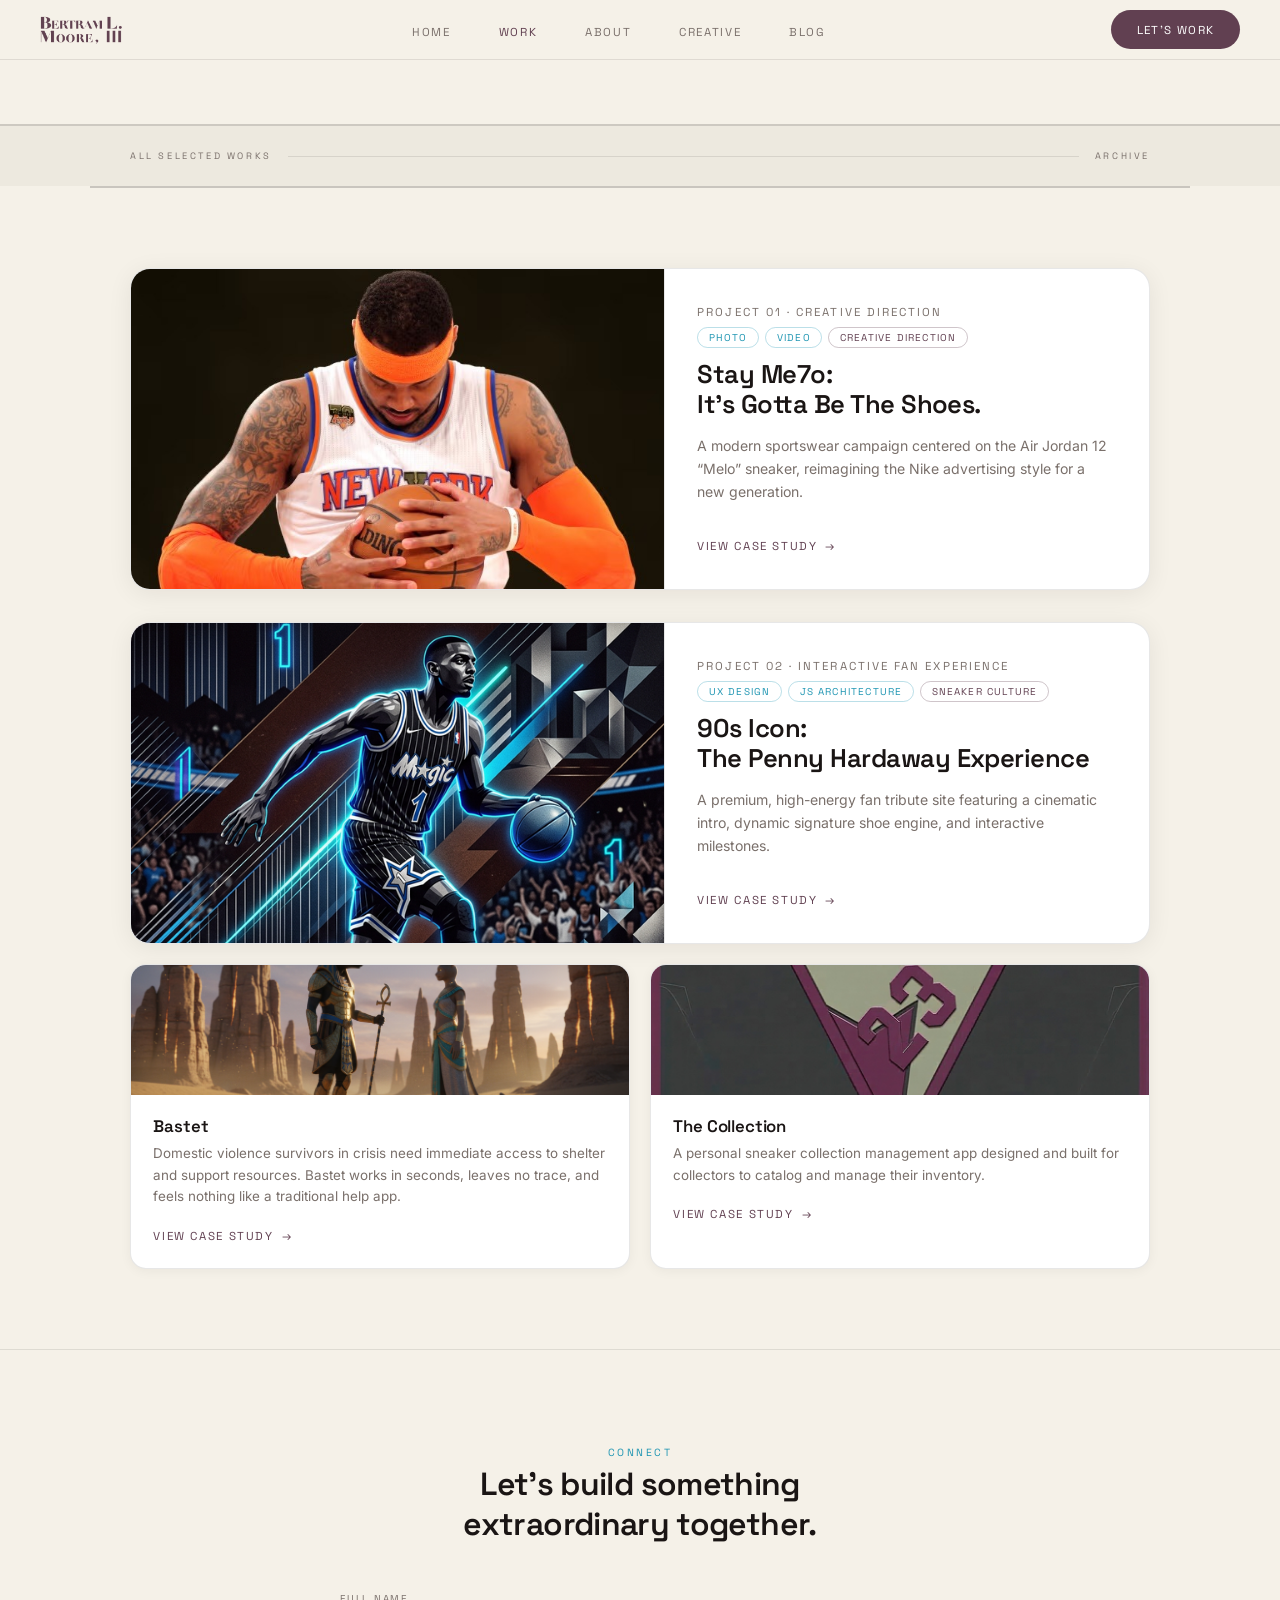
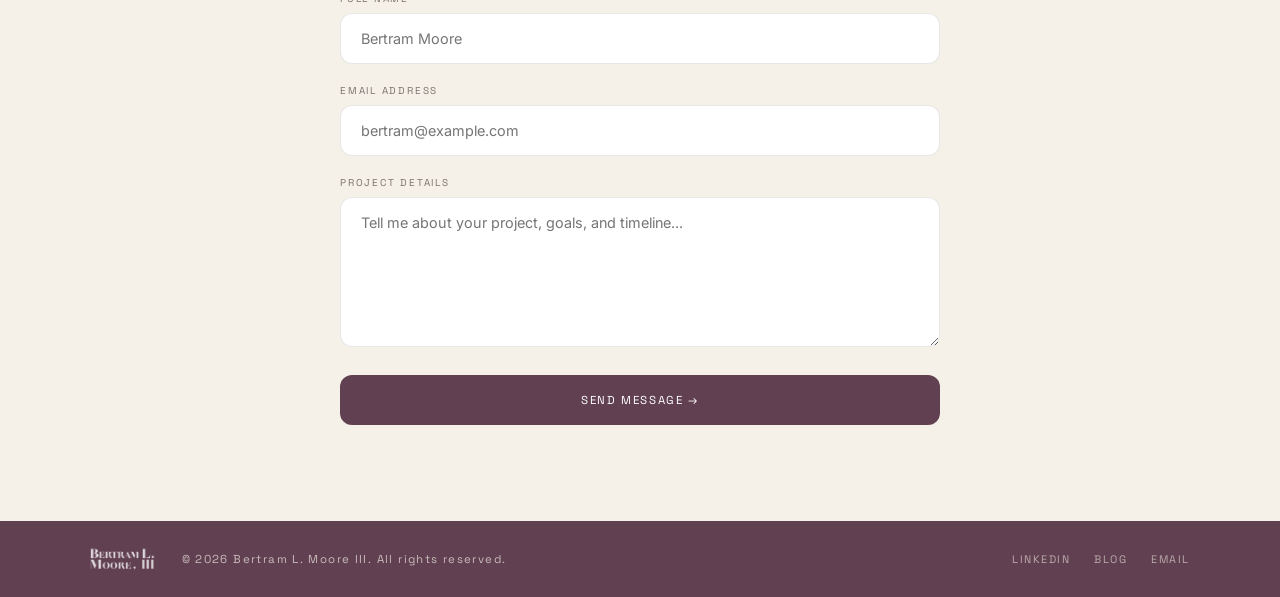
<file: work.html>
<!DOCTYPE html>
<html lang="en">

<head>
  <meta charset="UTF-8" />
  <meta name="viewport" content="width=device-width, initial-scale=1.0" />
  <title>Work | Bertram L. Moore III</title>
  <meta name="description" content="Selected projects and case studies by Bertram L. Moore III." />
  <meta property="og:title" content="Work | Bertram L. Moore III" />
  <meta property="og:description" content="Selected projects and case studies by Bertram L. Moore III." />
  <meta property="og:type" content="website" />
  <meta property="og:url" content="https://bertrammoore.com/work.html" />
  <meta property="og:image" content="https://bertrammoore.com/bm-logo.png" />
  <meta name="twitter:card" content="summary_large_image" />
  <meta name="twitter:title" content="Work | Bertram L. Moore III" />
  <meta name="twitter:description" content="Selected projects and case studies by Bertram L. Moore III." />
  <meta name="twitter:image" content="https://bertrammoore.com/bm-logo.png" />
  <link rel="icon" href="bm-logo.png" type="image/png" />
  <link rel="canonical" href="https://bertrammoore.com/work.html" />
  <link rel="preconnect" href="https://fonts.googleapis.com" />
  <link rel="preconnect" href="https://fonts.gstatic.com" crossorigin />
  <link
    href="https://fonts.googleapis.com/css2?family=Space+Grotesk:wght@300;400;500;600;700&family=Inter:wght@300;400;500&display=swap"
    rel="stylesheet" />
  <style>
    *,
    *::before,
    *::after {
      box-sizing: border-box;
      margin: 0;
      padding: 0;
    }

    :root {
      --bg: #f5f1e8;
      --bg-warm: #ede9df;
      --surface: #ffffff;
      --eggplant: #614051;
      --eggplant-lt: rgba(97, 64, 81, 0.07);
      --blue: #1e95b2;
      --blue-lt: rgba(30, 149, 178, 0.1);
      --gold: #dcc48e;
      --gold-dk: #b89a5c;
      --text: #1a1514;
      --muted: #7a706b;
      --rule: rgba(26, 21, 20, 0.1);
      --rule-heavy: rgba(26, 21, 20, 0.2);

      /* Animation Timing Variables */
      --intro-door-close: 1.5s;
      --intro-door-delay: 1.4s;
      --intro-exit-delay: calc(var(--intro-door-delay) + var(--intro-door-close) + 0.3s);
      --hero-fade-start: calc(var(--intro-exit-delay) - 0.1s);
    }

    html {
      scroll-behavior: smooth;
    }

    body {
      background: var(--bg);
      font-family: 'Inter', sans-serif;
      -webkit-font-smoothing: antialiased;
      overflow-x: hidden;
    }

    /* ══════════════════════════════════════
   INTRO — Elevator Door Sequence
══════════════════════════════════════ */

    #intro {
      position: fixed;
      inset: 0;
      z-index: 1000;
      display: flex;
      align-items: center;
      justify-content: center;
      pointer-events: none;
    }

    /* The name — sits in the center, fades in first */
    .intro-name {
      position: absolute;
      z-index: 5;
      text-align: center;
      font-family: 'Space Grotesk', sans-serif;
      font-size: clamp(1.8rem, 4vw, 3rem);
      font-weight: 600;
      letter-spacing: 0.08em;
      color: var(--eggplant);
      opacity: 0;
      animation: nameReveal 0.8s ease 0.3s forwards;
    }

    .intro-name span {
      display: block;
      font-size: clamp(0.7rem, 1.2vw, 0.9rem);
      font-weight: 400;
      letter-spacing: 0.32em;
      text-transform: uppercase;
      color: var(--muted);
      margin-top: 0.6rem;
    }

    /* Left door */
    .door-left {
      position: absolute;
      top: 0;
      left: 0;
      width: 50%;
      height: 100%;
      background: var(--bg);
      transform: translateX(-100%);
      animation: doorCloseLeft var(--intro-door-close) cubic-bezier(0.76, 0, 0.24, 1) var(--intro-door-delay) forwards;
      border-right: 2px solid rgba(97, 64, 81, 0.15);
    }

    /* Right door */
    .door-right {
      position: absolute;
      top: 0;
      right: 0;
      width: 50%;
      height: 100%;
      background: #1c1014;
      transform: translateX(100%);
      animation: doorCloseRight var(--intro-door-close) cubic-bezier(0.76, 0, 0.24, 1) var(--intro-door-delay) forwards;
      border-left: 2px solid rgba(97, 64, 81, 0.15);
    }

    /* After doors close, fade the whole intro out */
    #intro {
      animation: introExit 0.01s ease var(--intro-exit-delay) forwards;
    }

    @keyframes nameReveal {
      from {
        opacity: 0;
        transform: translateY(8px);
      }

      to {
        opacity: 1;
        transform: translateY(0);
      }
    }

    @keyframes doorCloseLeft {
      from {
        transform: translateX(-100%);
      }

      to {
        transform: translateX(0);
      }
    }

    @keyframes doorCloseRight {
      from {
        transform: translateX(100%);
      }

      to {
        transform: translateX(0);
      }
    }

    @keyframes introExit {
      to {
        display: none;
        pointer-events: none;
        visibility: hidden;
      }
    }


    /* ── PROJECTS ── */
    .projects {
      max-width: 1100px;
      margin: 0 auto;
      padding: 5rem 2.5rem;
      border-top: 2px solid var(--rule-heavy);
    }

    .project-feat {
      display: grid;
      grid-template-columns: 1.1fr 1fr;
      border-radius: 20px;
      overflow: hidden;
      border: 1px solid var(--rule);
      box-shadow: 0 4px 24px rgba(26, 21, 20, 0.07);
      margin-bottom: 1.25rem;
      background: var(--surface);
      min-height: 320px;
      transition: box-shadow 0.25s, transform 0.25s;
    }

    .project-feat:hover {
      box-shadow: 0 12px 40px rgba(26, 21, 20, 0.13);
      transform: translateY(-3px);
    }

    .project-feat-img {
      background: linear-gradient(135deg, rgba(97, 64, 81, 0.7), rgba(30, 149, 178, 0.4)),
        repeating-linear-gradient(45deg, rgba(245, 241, 232, 0.04) 0, rgba(245, 241, 232, 0.04) 1px, transparent 1px, transparent 10px);
      display: flex;
      align-items: center;
      justify-content: center;
      min-height: 260px;
    }

    .project-feat-img-label {
      font-family: "Space Grotesk", sans-serif;
      font-size: 0.6rem;
      letter-spacing: 0.2em;
      text-transform: uppercase;
      color: rgba(245, 241, 232, 0.35);
    }

    .project-feat-body {
      padding: 2.25rem 2rem;
      display: flex;
      flex-direction: column;
      justify-content: space-between;
      border-left: 1px solid var(--rule);
    }

    .project-num {
      font-family: "Space Grotesk", sans-serif;
      font-size: 0.62rem;
      letter-spacing: 0.2em;
      text-transform: uppercase;
      color: var(--muted);
      margin-bottom: 0.5rem;
    }

    .project-pills {
      display: flex;
      flex-wrap: wrap;
      gap: 0.4rem;
      margin-bottom: 0.75rem;
    }

    .pill {
      font-family: "Space Grotesk", sans-serif;
      font-size: 0.62rem;
      letter-spacing: 0.12em;
      text-transform: uppercase;
      padding: 0.2rem 0.65rem;
      border-radius: 999px;
      border: 1px solid rgba(30, 149, 178, 0.3);
      color: var(--blue);
    }

    .pill.egg {
      border-color: rgba(97, 64, 81, 0.3);
      color: var(--eggplant);
    }

    .project-title-lg {
      font-family: "Space Grotesk", sans-serif;
      font-size: 1.6rem;
      font-weight: 600;
      letter-spacing: -0.02em;
      line-height: 1.15;
      padding-bottom: 0.1em;
      color: var(--text);
      margin-bottom: 0.75rem;
    }

    .project-desc {
      font-size: 0.88rem;
      color: var(--muted);
      line-height: 1.65;
      margin-bottom: 1.5rem;
    }

    .project-link {
      font-family: "Space Grotesk", sans-serif;
      font-size: 0.72rem;
      letter-spacing: 0.14em;
      text-transform: uppercase;
      text-decoration: none;
      color: var(--eggplant);
      display: inline-flex;
      align-items: center;
      gap: 0.5rem;
      transition: gap 0.2s;
    }

    .project-link:hover {
      gap: 0.9rem;
    }

    .project-link::after {
      content: "→";
    }

    .projects-row {
      display: grid;
      grid-template-columns: 1fr 1fr;
      gap: 1.25rem;
    }

    .project-card {
      background: var(--surface);
      border-radius: 16px;
      border: 1px solid var(--rule);
      overflow: hidden;
      box-shadow: 0 2px 12px rgba(26, 21, 20, 0.05);
      transition: box-shadow 0.2s, transform 0.2s;
    }

    .project-card:hover {
      box-shadow: 0 8px 28px rgba(26, 21, 20, 0.1);
      transform: translateY(-3px);
    }

    .card-img {
      height: 130px;
      background: linear-gradient(135deg, rgba(30, 149, 178, 0.15), rgba(97, 64, 81, 0.1));
      display: flex;
      align-items: center;
      justify-content: center;
    }

    .card-img span {
      font-family: "Space Grotesk", sans-serif;
      font-size: 0.6rem;
      letter-spacing: 0.18em;
      text-transform: uppercase;
      color: var(--muted);
      opacity: 0.5;
    }

    .card-body {
      padding: 1.25rem 1.4rem 1.5rem;
    }

    .card-title {
      font-family: "Space Grotesk", sans-serif;
      font-size: 1.05rem;
      font-weight: 600;
      letter-spacing: -0.01em;
      color: var(--text);
      margin-bottom: 0.4rem;
    }

    .card-desc {
      font-size: 0.84rem;
      color: var(--muted);
      line-height: 1.6;
      margin-bottom: 1rem;
    }

    /* ── ABOUT ── */
    .about {
      background: var(--bg-warm);
      border-top: 1px solid var(--rule);
      border-bottom: 1px solid var(--rule);
    }

    .about-inner {
      max-width: 1100px;
      margin: 0 auto;
      padding: 5rem 2.5rem;
      display: grid;
      grid-template-columns: 240px 1fr;
      gap: 5rem;
      align-items: start;
    }

    .about-portrait {
      width: 200px;
      height: 200px;
      border-radius: 50%;
      background: var(--bg);
      border: 3px solid var(--eggplant);
      display: flex;
      align-items: center;
      justify-content: center;
      box-shadow: 0 8px 32px rgba(97, 64, 81, 0.15);
    }

    .about-portrait span {
      font-size: 0.6rem;
      letter-spacing: 0.14em;
      text-transform: uppercase;
      color: var(--muted);
    }

    .about-kicker {
      font-family: "Space Grotesk", sans-serif;
      font-size: 0.65rem;
      letter-spacing: 0.24em;
      text-transform: uppercase;
      color: var(--blue);
      margin-bottom: 0.75rem;
    }

    .about-hl {
      font-family: "Space Grotesk", sans-serif;
      font-size: clamp(1.8rem, 3vw, 2.6rem);
      font-weight: 600;
      letter-spacing: -0.03em;
      line-height: 1.05;
      color: var(--text);
      margin-bottom: 1.25rem;
    }

    .about-p {
      font-size: 0.92rem;
      color: var(--muted);
      line-height: 1.8;
      margin-bottom: 0.85rem;
      max-width: 540px;
    }

    .about-facts {
      display: grid;
      grid-template-columns: repeat(3, 1fr);
      gap: 1rem;
      margin-top: 2rem;
    }

    .about-fact {
      background: var(--surface);
      border-radius: 14px;
      padding: 1rem 1.1rem;
      border: 1px solid var(--rule);
    }

    .fact-num {
      font-family: "Space Grotesk", sans-serif;
      font-size: 1.8rem;
      font-weight: 600;
      color: var(--eggplant);
      line-height: 1;
      margin-bottom: 0.2rem;
    }

    .fact-label {
      font-size: 0.78rem;
      color: var(--muted);
      line-height: 1.4;
    }

    /* ── SKILLS ── */
    .skills {
      background: var(--eggplant);
      border-top: 1px solid rgba(97, 64, 81, 0.2);
      border-bottom: 1px solid rgba(97, 64, 81, 0.2);
    }

    .skills-inner {
      max-width: 1100px;
      margin: 0 auto;
      padding: 5rem 2.5rem;
    }

    .skills .eyebrow {
      color: rgba(245, 241, 232, 0.55);
    }

    .skills .section-title {
      color: #f5f1e8;
    }

    .skills .skills-grid {
      display: grid;
      grid-template-columns: repeat(4, 1fr);
      gap: 1rem;
      margin-top: 2.5rem;
    }

    .skills .skill-card {
      background: rgba(255, 255, 255, 0.12);
      border-radius: 16px;
      padding: 1.5rem 1.3rem;
      border: 1px solid rgba(255, 255, 255, 0.25);
      backdrop-filter: blur(8px);
      position: relative;
      overflow: hidden;
      transition: background 0.2s, transform 0.2s, box-shadow 0.2s;
    }

    .skills .skill-card:hover {
      background: rgba(255, 255, 255, 0.2);
      transform: translateY(-2px);
      box-shadow: 0 8px 28px rgba(0, 0, 0, 0.15);
    }

    .skills .skill-card::before {
      content: "";
      position: absolute;
      top: 0;
      left: 0;
      right: 0;
      height: 3px;
    }

    .skills .skill-card:nth-child(1)::before {
      background: var(--blue);
      opacity: 0.9;
    }

    .skills .skill-card:nth-child(2)::before {
      background: #f5f1e8;
      opacity: 0.5;
    }

    .skills .skill-card:nth-child(3)::before {
      background: var(--gold);
      opacity: 0.9;
    }

    .skills .skill-card:nth-child(4)::before {
      background: var(--blue);
      opacity: 0.5;
    }

    .skill-title {
      font-family: "Space Grotesk", sans-serif;
      font-size: 0.9rem;
      font-weight: 600;
      color: #f5f1e8;
      margin-bottom: 0.5rem;
    }

    /* ══════════════════════════════════════
   NAV
══════════════════════════════════════ */
    nav {
      position: sticky;
      top: 0;
      z-index: 100;
      display: flex;
      align-items: center;
      justify-content: space-between;
      padding: 0 2.5rem;
      height: 60px;
      background: rgba(245, 241, 232, 0.9);
      backdrop-filter: blur(16px);
      border-bottom: 1px solid var(--rule);
      opacity: 0;
      animation: fadeDown 0.6s ease calc(var(--hero-fade-start) + 0.2s) forwards;
    }

    .nav-logo {
      display: flex;
      align-items: center;
      gap: 0.75rem;
    }

    .nav-mark-custom {
      display: flex;
      align-items: center;
      justify-content: center;
    }

    .nav-name {
      font-size: 0.88rem;
      font-weight: 600;
      color: var(--text);
    }

    .nav-links {
      display: flex;
      gap: 2rem;
      list-style: none;
    }

    .nav-links a {
      font-family: 'Space Grotesk', sans-serif;
      font-size: 0.72rem;
      letter-spacing: 0.14em;
      text-transform: uppercase;
      text-decoration: none;
      color: var(--muted);
      transition: color 0.2s;
      padding: 0.5rem;
    }

    .nav-links a:hover,
    .nav-links a.active {
      color: var(--eggplant);
    }

    .nav-cta {
      font-family: 'Space Grotesk', sans-serif;
      font-size: 0.72rem;
      letter-spacing: 0.12em;
      text-transform: uppercase;
      text-decoration: none;
      padding: 0.8rem 1.6rem;
      border-radius: 999px;
      background: var(--eggplant);
      color: #fff;
      transition: all 0.2s;
    }

    .nav-cta:hover {
      filter: brightness(1.1);
      box-shadow: 0 6px 18px rgba(97, 64, 81, 0.35);
    }

    /* ── MOBILE MENU ── */
    .menu-toggle {
      display: none;
      flex-direction: column;
      gap: 5px;
      cursor: pointer;
      z-index: 1001;
      padding: 0.5rem;
    }

    .menu-toggle span {
      display: block;
      width: 22px;
      height: 2px;
      background: var(--text);
      transition: transform 0.3s, opacity 0.3s;
    }

    .nav-mobile {
      position: fixed;
      inset: 0;
      background: rgba(10, 8, 7, 0.95);
      backdrop-filter: blur(20px);
      -webkit-backdrop-filter: blur(20px);
      z-index: 1000;
      display: flex;
      flex-direction: column;
      align-items: center;
      justify-content: center;
      gap: 2.5rem;
      opacity: 0;
      pointer-events: none;
      transition: opacity 0.4s ease;
    }

    .nav-mobile.active {
      opacity: 1;
      pointer-events: auto;
    }

    .nav-mobile a {
      font-family: 'Space Grotesk', sans-serif;
      font-size: 1.5rem;
      letter-spacing: 0.15em;
      text-transform: uppercase;
      text-decoration: none;
      color: #fff;
      opacity: 0.7;
      transition: opacity 0.3s;
      padding: 0.5rem;
    }

    .nav-mobile a:hover {
      opacity: 1;
    }

    /* Toggle Animation */
    .menu-toggle.active span:nth-child(1) {
      transform: translateY(7px) rotate(45deg);
    }

    .menu-toggle.active span:nth-child(2) {
      opacity: 0;
    }

    .menu-toggle.active span:nth-child(3) {
      transform: translateY(-7px) rotate(-45deg);
    }

    /* ══════════════════════════════════════
   HERO B — Split Scene
══════════════════════════════════════ */
    .hero {
      position: relative;
      min-height: 100vh;
      display: grid;
      grid-template-columns: 1.1fr 1fr;
      overflow: hidden;
      opacity: 0;
      animation: fadeIn 0.8s ease var(--hero-fade-start) forwards;
    }

    /* LEFT — dark cinematic panel */
    .hero-left {
      background: #1c1014;
      position: relative;
      display: flex;
      flex-direction: column;
      justify-content: space-between;
      padding: 3.5rem;
      overflow: hidden;
    }

    /* Ambient glows */
    .hero-left::before {
      content: '';
      position: absolute;
      bottom: -20%;
      left: -10%;
      width: 70%;
      height: 70%;
      background: radial-gradient(circle, rgba(97, 64, 81, 0.4), transparent 70%);
      filter: blur(60px);
      pointer-events: none;
    }

    .hero-left::after {
      content: '';
      position: absolute;
      top: -10%;
      right: -10%;
      width: 50%;
      height: 50%;
      background: radial-gradient(circle, rgba(30, 149, 178, 0.15), transparent 70%);
      filter: blur(40px);
      pointer-events: none;
    }

    /* Film grain */
    .hero-grain {
      position: absolute;
      inset: 0;
      z-index: 1;
      pointer-events: none;
      background-image: url("data:image/svg+xml,%3Csvg viewBox='0 0 200 200' xmlns='http://www.w3.org/2000/svg'%3E%3Cfilter id='n'%3E%3CfeTurbulence type='fractalNoise' baseFrequency='0.75' numOctaves='4' stitchTiles='stitch'/%3E%3C/filter%3E%3Crect width='100%25' height='100%25' filter='url(%23n)' opacity='0.04'/%3E%3C/svg%3E");
      opacity: 0.5;
    }

    .hero-top {
      position: relative;
      z-index: 2;
      display: flex;
      align-items: center;
      justify-content: space-between;
      opacity: 0;
      animation: fadeDown 0.7s ease calc(var(--hero-fade-start) + 0.3s) forwards;
    }

    .hero-mark {
      width: 40px;
      height: 40px;
      border-radius: 10px;
      background: var(--eggplant);
      display: flex;
      align-items: center;
      justify-content: center;
      font-family: 'Space Grotesk', sans-serif;
      font-size: 0.72rem;
      font-weight: 700;
      color: #fff;
      letter-spacing: 0.04em;
    }

    .hero-year {
      font-family: 'Space Grotesk', sans-serif;
      font-size: 0.58rem;
      letter-spacing: 0.28em;
      text-transform: uppercase;
      color: var(--gold);
    }

    .hero-headline {
      position: relative;
      z-index: 2;
      flex: 1;
      display: flex;
      flex-direction: column;
      justify-content: center;
      padding: 3rem 0;
    }

    .hero-kicker {
      font-family: 'Space Grotesk', sans-serif;
      font-size: 0.58rem;
      letter-spacing: 0.32em;
      text-transform: uppercase;
      color: var(--blue);
      margin-bottom: 1.75rem;
      display: flex;
      align-items: center;
      gap: 0.6rem;
      opacity: 0;
      animation: fadeUp 0.8s ease calc(var(--hero-fade-start) + 0.5s) forwards;
    }

    .hero-kicker::before {
      content: '';
      display: block;
      width: 24px;
      height: 1px;
      background: var(--blue);
    }

    .hero-title {
      font-family: 'Space Grotesk', sans-serif;
      font-size: clamp(3.5rem, 6.5vw, 6.5rem);
      font-weight: 700;
      letter-spacing: -0.04em;
      line-height: 1.15;
      padding-bottom: 0.1em;
      color: #f5f1e8;
      margin-bottom: 2.5rem;
      opacity: 0;
      animation: fadeUp 0.9s ease calc(var(--hero-fade-start) + 0.65s) forwards;
    }

    .hero-title .stroke {
      display: block;
      color: transparent;
      -webkit-text-stroke: 1.5px rgba(245, 241, 232, 0.35);
    }

    .hero-title .gold {
      display: block;
      background: linear-gradient(90deg, var(--gold), #f0d9a0);
      -webkit-background-clip: text;
      -webkit-text-fill-color: transparent;
      background-clip: text;
    }

    .hero-sub {
      font-size: 0.9rem;
      color: rgba(245, 241, 232, 0.5);
      max-width: 340px;
      line-height: 1.75;
      opacity: 0;
      animation: fadeUp 0.8s ease calc(var(--hero-fade-start) + 0.8s) forwards;
    }

    .hero-bottom {
      position: relative;
      z-index: 2;
      display: flex;
      align-items: center;
      justify-content: space-between;
      padding-top: 2rem;
      border-top: 1px solid rgba(245, 241, 232, 0.08);
      opacity: 0;
      animation: fadeUp 0.8s ease calc(var(--hero-fade-start) + 1s) forwards;
    }

    .hero-ctas {
      display: flex;
      gap: 0.6rem;
    }

    .btn-egg {
      font-family: 'Space Grotesk', sans-serif;
      font-size: 0.68rem;
      letter-spacing: 0.14em;
      text-transform: uppercase;
      text-decoration: none;
      padding: 0.65rem 1.4rem;
      border-radius: 999px;
      background: var(--eggplant);
      border: 1px solid transparent;
      color: #fff;
      transition: all 0.2s;
    }

    .btn-egg:hover {
      filter: brightness(1.1);
      box-shadow: 0 6px 20px rgba(97, 64, 81, 0.4);
    }

    .btn-light {
      font-family: 'Space Grotesk', sans-serif;
      font-size: 0.68rem;
      letter-spacing: 0.14em;
      text-transform: uppercase;
      text-decoration: none;
      padding: 0.65rem 1.4rem;
      border-radius: 999px;
      background: rgba(245, 241, 232, 0.08);
      border: 1px solid rgba(245, 241, 232, 0.15);
      color: rgba(245, 241, 232, 0.7);
      transition: all 0.2s;
    }

    .btn-light:hover {
      background: rgba(245, 241, 232, 0.15);
      color: #f5f1e8;
    }

    .hero-scroll {
      font-family: 'Space Grotesk', sans-serif;
      font-size: 0.55rem;
      letter-spacing: 0.24em;
      text-transform: uppercase;
      color: rgba(245, 241, 232, 0.25);
      writing-mode: vertical-rl;
    }

    /* RIGHT — cream panel */
    .hero-right {
      background: var(--bg);
      position: relative;
      display: flex;
      flex-direction: column;
      justify-content: center;
      padding: 3.5rem;
      border-left: 1px solid var(--rule-heavy);
      opacity: 0;
      animation: fadeLeft 0.9s ease calc(var(--hero-fade-start) + 0.4s) forwards;
    }

    .hero-right::before {
      content: '';
      position: absolute;
      left: 0;
      top: 15%;
      bottom: 15%;
      width: 3px;
      background: linear-gradient(to bottom, transparent, var(--eggplant) 30%, var(--blue) 70%, transparent);
    }

    .hero-right-label {
      font-family: 'Space Grotesk', sans-serif;
      font-size: 0.58rem;
      letter-spacing: 0.28em;
      text-transform: uppercase;
      color: var(--muted);
      margin-bottom: 2rem;
      padding-bottom: 1rem;
      border-bottom: 1px solid var(--rule);
    }

    .hero-cards {
      display: flex;
      flex-direction: column;
      gap: 0.85rem;
      margin-bottom: 3rem;
    }

    .status-card {
      background: var(--surface);
      border-radius: 14px;
      padding: 1.1rem 1.25rem;
      border: 1px solid var(--rule);
      box-shadow: 0 2px 16px rgba(26, 21, 20, 0.05);
      display: flex;
      align-items: flex-start;
      gap: 0.9rem;
      transition: box-shadow 0.2s, transform 0.2s;
    }

    .status-card:hover {
      box-shadow: 0 6px 24px rgba(26, 21, 20, 0.1);
      transform: translateY(-2px);
    }

    .status-icon {
      width: 36px;
      height: 36px;
      border-radius: 10px;
      display: flex;
      align-items: center;
      justify-content: center;
      font-size: 1rem;
      flex-shrink: 0;
    }

    .si-egg {
      background: rgba(97, 64, 81, 0.1);
    }

    .si-blue {
      background: rgba(30, 149, 178, 0.1);
    }

    .si-gold {
      background: rgba(220, 196, 142, 0.25);
    }

    .status-label {
      font-family: 'Space Grotesk', sans-serif;
      font-size: 0.58rem;
      letter-spacing: 0.18em;
      text-transform: uppercase;
      color: var(--muted);
      margin-bottom: 0.2rem;
    }

    .status-value {
      font-size: 0.85rem;
      font-weight: 500;
      color: var(--text);
      line-height: 1.35;
    }

    .hero-right-footer {
      padding-top: 2rem;
      border-top: 1px solid var(--rule);
    }

    .hero-tags {
      display: flex;
      flex-wrap: wrap;
      gap: 0.5rem;
      margin-bottom: 1.5rem;
    }

    .hero-tag {
      font-family: 'Space Grotesk', sans-serif;
      font-size: 0.6rem;
      letter-spacing: 0.1em;
      text-transform: uppercase;
      padding: 0.28rem 0.75rem;
      border-radius: 999px;
      border: 1px solid var(--rule);
      color: var(--muted);
      background: var(--surface);
    }

    .hero-social {
      display: flex;
      gap: 1.5rem;
    }

    .hero-social a {
      font-family: 'Space Grotesk', sans-serif;
      font-size: 0.6rem;
      letter-spacing: 0.18em;
      text-transform: uppercase;
      text-decoration: none;
      color: var(--muted);
      transition: color 0.2s;
    }

    .hero-social a:hover {
      color: var(--blue);
    }

    /* ══════════════════════════════════════
   REST OF PAGE (Concept 4 sections)
══════════════════════════════════════ */
    .page-content {
      opacity: 0;
      animation: fadeIn 0.8s ease calc(var(--hero-fade-start) + 0.7s) forwards;
    }

    /* Projects teaser */
    .projects-teaser {
      max-width: 1100px;
      margin: 0 auto;
      padding: 5rem 2.5rem;
      border-bottom: 1px solid var(--rule);
    }

    .eyebrow {
      font-family: 'Space Grotesk', sans-serif;
      font-size: 0.65rem;
      letter-spacing: 0.24em;
      text-transform: uppercase;
      color: var(--blue);
      margin-bottom: 0.35rem;
    }

    .section-title {
      font-family: 'Space Grotesk', sans-serif;
      font-size: clamp(1.4rem, 2.5vw, 2rem);
      font-weight: 600;
      letter-spacing: -0.02em;
      color: var(--text);
      margin-bottom: 2.5rem;
    }

    .section-head {
      display: flex;
      align-items: flex-end;
      justify-content: space-between;
      margin-bottom: 2.5rem;
      padding-bottom: 1.25rem;
      border-bottom: 1px solid var(--rule);
    }

    .see-all {
      font-family: 'Space Grotesk', sans-serif;
      font-size: 0.7rem;
      letter-spacing: 0.14em;
      text-transform: uppercase;
      text-decoration: none;
      color: var(--muted);
      transition: color 0.2s;
    }

    .see-all:hover {
      color: var(--eggplant);
    }

    /* Numbered project rows */
    .project-row {
      display: grid;
      grid-template-columns: 60px 1fr auto;
      align-items: center;
      gap: 2rem;
      padding: 1.75rem 0.5rem;
      border-bottom: 1px solid var(--rule);
      text-decoration: none;
      color: inherit;
      position: relative;
      border-radius: 8px;
      transition: background 0.18s;
    }

    .project-row::before {
      content: '';
      position: absolute;
      inset: 0;
      border-radius: 8px;
      background: var(--eggplant-lt);
      opacity: 0;
      transition: opacity 0.2s;
    }

    .project-row:hover::before {
      opacity: 1;
    }

    .project-row:last-child {
      border-bottom: none;
    }

    .project-num {
      font-family: 'Space Grotesk', sans-serif;
      font-size: 0.72rem;
      letter-spacing: 0.18em;
      text-transform: uppercase;
      color: var(--muted);
      position: relative;
      z-index: 1;
    }

    .project-body {
      position: relative;
      z-index: 1;
    }

    .project-name {
      font-family: 'Space Grotesk', sans-serif;
      font-size: 1.05rem;
      font-weight: 600;
      letter-spacing: -0.01em;
      color: var(--text);
      margin-bottom: 0.3rem;
    }

    .project-meta {
      display: flex;
      align-items: center;
      gap: 0.75rem;
      flex-wrap: wrap;
    }

    .project-cat {
      font-family: 'Space Grotesk', sans-serif;
      font-size: 0.62rem;
      letter-spacing: 0.14em;
      text-transform: uppercase;
      color: var(--blue);
    }

    .project-tags {
      display: flex;
      gap: 0.4rem;
    }

    .project-tag {
      font-family: 'Space Grotesk', sans-serif;
      font-size: 0.58rem;
      letter-spacing: 0.1em;
      text-transform: uppercase;
      padding: 0.15rem 0.55rem;
      border-radius: 999px;
      border: 1px solid var(--rule);
      color: var(--muted);
    }

    .project-arrow {
      font-size: 1rem;
      color: var(--eggplant);
      position: relative;
      z-index: 1;
      opacity: 0;
      transform: translateX(-6px);
      transition: opacity 0.2s, transform 0.2s;
    }

    .project-row:hover .project-arrow {
      opacity: 1;
      transform: translateX(0);
    }

    /* Skills band */
    .skills-band {
      background: var(--eggplant);
      border-top: 1px solid rgba(97, 64, 81, 0.2);
      border-bottom: 1px solid rgba(97, 64, 81, 0.2);
    }

    .skills-inner {
      max-width: 1100px;
      margin: 0 auto;
      padding: 5rem 2.5rem;
    }

    .skills-eyebrow {
      font-family: 'Space Grotesk', sans-serif;
      font-size: 0.62rem;
      letter-spacing: 0.24em;
      text-transform: uppercase;
      color: rgba(245, 241, 232, 0.5);
      margin-bottom: 0.4rem;
    }

    .skills-title {
      font-family: 'Space Grotesk', sans-serif;
      font-size: clamp(1.4rem, 2.5vw, 2rem);
      font-weight: 600;
      letter-spacing: -0.02em;
      color: #f5f1e8;
      margin-bottom: 2.5rem;
    }

    .skills-grid {
      display: grid;
      grid-template-columns: repeat(4, 1fr);
      gap: 1rem;
    }

    .skill-card {
      background: rgba(255, 255, 255, 0.1);
      border-radius: 16px;
      padding: 1.5rem 1.3rem;
      border: 1px solid rgba(255, 255, 255, 0.18);
      backdrop-filter: blur(8px);
      position: relative;
      overflow: hidden;
      transition: background 0.2s, transform 0.2s;
    }

    .skill-card:hover {
      background: rgba(255, 255, 255, 0.16);
      transform: translateY(-2px);
    }

    .skill-card::before {
      content: '';
      position: absolute;
      top: 0;
      left: 0;
      right: 0;
      height: 3px;
    }

    .skill-card:nth-child(1)::before {
      background: var(--blue);
    }

    .skill-card:nth-child(2)::before {
      background: var(--gold);
    }

    .skill-card:nth-child(3)::before {
      background: rgba(245, 241, 232, 0.4);
    }

    .skill-card:nth-child(4)::before {
      background: var(--blue);
      opacity: 0.5;
    }

    .skill-icon {
      font-size: 1.3rem;
      margin-bottom: 0.75rem;
    }

    .skill-card-title {
      font-family: 'Space Grotesk', sans-serif;
      font-size: 0.9rem;
      font-weight: 600;
      color: #f5f1e8;
      margin-bottom: 0.5rem;
    }

    .skill-desc {
      font-size: 0.82rem;
      color: rgba(245, 241, 232, 0.55);
      line-height: 1.6;
    }

    /* Footer */
    footer {
      background: var(--eggplant);
      padding: 1.5rem 2.5rem;
    }

    .footer-inner {
      max-width: 1100px;
      margin: 0 auto;
      display: flex;
      align-items: center;
      justify-content: space-between;
    }

    .footer-left {
      display: flex;
      align-items: center;
      gap: 0.75rem;
    }

    .footer-copy {
      font-family: 'Space Grotesk', sans-serif;
      font-size: 0.72rem;
      letter-spacing: 0.12em;
      color: rgba(245, 241, 232, 0.7);
    }

    .footer-links {
      display: flex;
      gap: 1.5rem;
    }

    .footer-links a {
      font-family: 'Space Grotesk', sans-serif;
      font-size: 0.68rem;
      letter-spacing: 0.14em;
      text-transform: uppercase;
      text-decoration: none;
      color: rgba(245, 241, 232, 0.6);
      transition: color 0.2s;
    }

    .footer-links a:hover {
      color: #fff;
    }

    /* ── ANIMATIONS ── */
    @keyframes fadeUp {
      from {
        opacity: 0;
        transform: translateY(20px);
      }

      to {
        opacity: 1;
        transform: translateY(0);
      }
    }

    @keyframes fadeDown {
      from {
        opacity: 0;
        transform: translateY(-14px);
      }

      to {
        opacity: 1;
        transform: translateY(0);
      }
    }

    @keyframes fadeLeft {
      from {
        opacity: 0;
        transform: translateX(20px);
      }

      to {
        opacity: 1;
        transform: translateX(0);
      }
    }

    @keyframes fadeIn {
      from {
        opacity: 0;
      }

      to {
        opacity: 1;
      }
    }

    /* ── RESPONSIVE ── */
    @media (max-width: 900px) {

      /* Skills: 2 columns on medium screens */
      .skills .skills-grid {
        grid-template-columns: 1fr 1fr;
      }

      /* Blog: 2 columns */
      .blog-grid {
        grid-template-columns: 1fr 1fr;
      }

      /* About: stack portrait on top */
      .about-inner {
        grid-template-columns: 1fr;
        gap: 2.5rem;
      }

      .about-portrait {
        width: 160px;
        height: 160px;
      }

      .about-facts {
        grid-template-columns: repeat(3, 1fr);
      }

      /* Projects featured: stack */
      .project-feat {
        grid-template-columns: 1fr;
      }

      .projects-row {
        grid-template-columns: 1fr;
      }
    }

    @media (max-width: 768px) {

      /* Hero: stack panels */
      .hero {
        grid-template-columns: 1fr;
        min-height: auto;
      }

      .hero-left {
        padding: 2.5rem 1.75rem;
        min-height: 70vh;
      }

      .hero-right {
        border-left: none;
        border-top: 1px solid var(--rule-heavy);
        padding: 2.5rem 1.75rem;
      }

      .hero-title {
        font-size: clamp(3rem, 12vw, 5rem);
      }

      /* Nav */
      nav {
        padding: 0 1.5rem;
        background: rgba(245, 241, 232, 0.7);
        backdrop-filter: blur(10px);
        -webkit-backdrop-filter: blur(10px);
      }

      nav .nav-logo {
        width: auto;
        justify-content: flex-start;
      }

      nav .nav-links {
        display: none;
      }

      .menu-toggle {
        display: flex;
      }

      .nav-cta {
        display: none;
      }

      /* Sections padding */
      .projects {
        padding: 3rem 1.5rem;
      }

      .about-inner {
        padding: 3rem 1.5rem;
      }

      .skills-inner {
        padding: 3rem 1.5rem;
      }

      .blog-inner {
        padding: 3rem 1.5rem;
      }

      /* Skills: single column */
      .skills .skills-grid {
        grid-template-columns: 1fr;
      }

      /* Blog: single column */
      .blog-grid {
        grid-template-columns: 1fr;
      }

      /* About facts: wrap to 2 cols */
      .about-facts {
        grid-template-columns: 1fr 1fr;
      }

      /* Footer stack */
      .footer-inner {
        flex-direction: column;
        gap: 1rem;
        text-align: center;
      }

      .footer-links {
        flex-wrap: wrap;
        justify-content: center;
      }
    }

    /* ── BLOG / WORDPRESS FEED ── */
    .blog {
      background: var(--bg-warm);
      border-top: 1px solid var(--rule);
    }

    .blog-inner {
      max-width: 1100px;
      margin: 0 auto;
      padding: 5rem 2.5rem;
    }

    .blog-grid {
      display: grid;
      grid-template-columns: repeat(3, 1fr);
      gap: 1.25rem;
      margin-top: 2.5rem;
    }

    .blog-card {
      background: var(--surface);
      border-radius: 16px;
      padding: 1.5rem;
      border: 1px solid var(--rule);
      box-shadow: 0 2px 8px rgba(26, 21, 20, 0.04);
      display: flex;
      flex-direction: column;
      gap: 0.65rem;
      text-decoration: none;
      color: var(--text);
      transition: box-shadow 0.2s, transform 0.2s;
    }

    .blog-card:hover {
      box-shadow: 0 8px 28px rgba(26, 21, 20, 0.1);
      transform: translateY(-3px);
    }

    .blog-card.loading {
      opacity: 0.4;
      pointer-events: none;
    }

    .blog-tag {
      font-family: 'Space Grotesk', sans-serif;
      font-size: 0.62rem;
      letter-spacing: 0.16em;
      text-transform: uppercase;
      color: var(--blue);
      background: var(--blue-lt);
      padding: 0.22rem 0.65rem;
      border-radius: 999px;
      border: 1px solid rgba(30, 149, 178, 0.2);
      width: fit-content;
    }

    .blog-title {
      font-family: 'Space Grotesk', sans-serif;
      font-size: 0.98rem;
      font-weight: 500;
      letter-spacing: -0.01em;
      line-height: 1.3;
      color: var(--text);
    }

    .blog-excerpt {
      font-size: 0.82rem;
      color: var(--muted);
      line-height: 1.65;
      flex: 1;
    }

    .blog-foot {
      display: flex;
      align-items: center;
      justify-content: space-between;
      padding-top: 0.75rem;
      border-top: 1px solid var(--rule);
      font-family: 'Space Grotesk', sans-serif;
      font-size: 0.65rem;
      letter-spacing: 0.14em;
      text-transform: uppercase;
    }

    .blog-date {
      color: var(--muted);
    }

    .blog-read {
      color: var(--eggplant);
    }

    @keyframes pulseGlow {
      0% {
        box-shadow: 0 0 10px rgba(30, 149, 178, 0.2);
      }

      50% {
        box-shadow: 0 0 25px rgba(30, 149, 178, 0.5), 0 0 10px rgba(30, 149, 178, 0.3);
      }

      100% {
        box-shadow: 0 0 10px rgba(30, 149, 178, 0.2);
      }
    }

    /* ── CONTACT ── */
    .contact {
      background: var(--bg);
      border-top: 1px solid var(--rule);
      padding: 6rem 2.5rem;
    }

    .contact-inner {
      max-width: 600px;
      margin: 0 auto;
      text-align: center;
    }

    .contact-form {
      margin-top: 3rem;
      display: grid;
      gap: 1.25rem;
      text-align: left;
    }

    .form-group {
      display: flex;
      flex-direction: column;
      gap: 0.5rem;
    }

    .form-label {
      font-family: 'Space Grotesk', sans-serif;
      font-size: 0.62rem;
      letter-spacing: 0.18em;
      text-transform: uppercase;
      color: var(--muted);
    }

    .form-input,
    .form-textarea {
      background: var(--surface);
      border: 1px solid var(--rule);
      border-radius: 12px;
      padding: 1rem 1.25rem;
      font-family: 'Inter', sans-serif;
      font-size: 0.9rem;
      color: var(--text);
      transition: all 0.2s;
    }

    .form-input:focus,
    .form-textarea:focus {
      outline: none;
      border-color: var(--blue);
      box-shadow: 0 0 0 4px var(--blue-lt);
    }

    .form-textarea {
      min-height: 150px;
      resize: vertical;
    }

    .btn-submit {
      font-family: 'Space Grotesk', sans-serif;
      font-size: 0.72rem;
      letter-spacing: 0.14em;
      text-transform: uppercase;
      background: var(--eggplant);
      color: #fff;
      border: none;
      padding: 1.1rem;
      border-radius: 12px;
      cursor: pointer;
      transition: all 0.2s;
      margin-top: 0.5rem;
    }

    .btn-submit:hover {
      filter: brightness(1.1);
      transform: translateY(-2px);
      box-shadow: 0 8px 24px rgba(97, 64, 81, 0.25);
    }
  </style>
</head>

<body>

  <!-- Intro sequence omitted from interior pages -->

  <!-- NAVIGATION -->
  <header id="navbar">
  <nav>
    <div class="nav-logo">
      <a href="index.html" class="nav-mark-custom" aria-label="Bertram L. Moore III - Home">
        <img src="bm-logo.png" alt="Bertram L. Moore III Logo" style="height:36px; width:auto; display:block;" />
      </a>
    </div>
    <ul class="nav-links">
      <li><a href="index.html">Home</a></li>
      <li><a href="work.html" class="active">Work</a></li>
      <li><a href="about.html">About</a></li>
      <li><a href="creative.html">Creative</a></li>
      <li><a href="https://bdotmdev.wordpress.com" target="_blank" rel="noreferrer" aria-label="Visit WordPress blog - opens in a new tab">Blog</a></li>
    </ul>
    <div class="menu-toggle" id="menuToggle">
      <span></span>
      <span></span>
      <span></span>
    </div>
    <a href="#contact" class="nav-cta">Let's Work</a>
  </nav>

  <!-- Mobile Nav Overlay -->
  <div class="nav-mobile" id="navMobile">
    <a href="index.html">Home</a>
    <a href="work.html">Work</a>
    <a href="about.html">About</a>
    <a href="creative.html">Creative</a>
    <a href="https://bdotmdev.wordpress.com" target="_blank">Blog</a>
  </div>

  <!-- WORK TEASER HEADER -->
  <div
    style="width:100%;border-top:2px solid rgba(26,21,20,0.15);background:var(--bg-warm);padding:0;margin:0;margin-top: 4rem;">
    <div style="max-width:1100px;margin:0 auto;padding:1.5rem 2.5rem;display:flex;align-items:center;gap:1rem;">
      <span
        style="font-family:'Space Grotesk',sans-serif;font-size:0.58rem;letter-spacing:0.28em;text-transform:uppercase;color:var(--muted);">All
        Selected Works</span>
      <span style="flex:1;height:1px;background:var(--rule);"></span>
      <span
        style="font-family:'Space Grotesk',sans-serif;font-size:0.58rem;letter-spacing:0.28em;text-transform:uppercase;color:var(--muted);">Archive</span>
    </div>
  </div>

  <!-- PROJECTS -->
  <section class="projects">

    <div class="project-feat">
      <div class="project-feat-img" style="padding:0; overflow:hidden; height: 320px;">
        <img src="hero-melo.jpg" alt="Stay Melo Campaign Hero"
          style="width:100%; height:100%; object-fit:cover; display:block;" />
      </div>
      <div class="project-feat-body">
        <div>
          <p class="project-num">Project 01 · Creative Direction</p>
          <div class="project-pills">
            <span class="pill">Photo</span>
            <span class="pill">Video</span>
            <span class="pill egg">Creative Direction</span>
          </div>
          <h3 class="project-title-lg">Stay Me7o:<br />It's Gotta Be The Shoes.</h3>
          <p class="project-desc">A modern sportswear campaign centered on the Air Jordan 12 “Melo” sneaker, reimagining
            the Nike advertising style for a new generation.</p>
        </div>
        <a href="case-melo.html" class="project-link" aria-label="View Case Study for Stay Me7o Branding Project">View Case Study</a>
      </div>
    </div>

    <div class="project-feat" style="margin-top: 2rem;">
      <div class="project-feat-img" style="padding:0; overflow:hidden; height: 320px;">
        <img src="hero-penny.jpg" alt="Penny Hardaway Experience Hero"
          style="width:100%; height:100%; object-fit:cover; object-position: center 15%; display:block;" />
      </div>
      <div class="project-feat-body">
        <div>
          <p class="project-num">Project 02 · Interactive Fan Experience</p>
          <div class="project-pills">
            <span class="pill">UX Design</span>
            <span class="pill">JS Architecture</span>
            <span class="pill egg">Sneaker Culture</span>
          </div>
          <h3 class="project-title-lg">90s Icon:<br />The Penny Hardaway Experience</h3>
          <p class="project-desc">A premium, high-energy fan tribute site featuring a cinematic intro, dynamic signature
            shoe engine, and interactive milestones.</p>
        </div>
        <a href="case-penny.html" class="project-link" aria-label="View Case Study for 90s Icon: The Penny Hardaway Experience">View Case Study</a>
      </div>
    </div>

    <div class="projects-row">
      <div class="project-card">
        <div class="card-img" style="padding:0; overflow:hidden;">
          <img src="hero-anubis.png" alt="Bastet scene"
            style="width:100%; height:100%; object-fit:cover; display:block;" />
        </div>
        <div class="card-body">
          <h3 class="card-title">Bastet</h3>
          <p class="card-desc">Domestic violence survivors in crisis need immediate access to shelter and support resources. Bastet works in seconds, leaves no trace, and feels nothing like a traditional help app.</p>
          <a href="case-anubis.html" class="project-link" aria-label="View Case Study for Bastet">View Case Study</a>
        </div>
      </div>
      <div class="project-card">
        <div class="card-img" style="padding:0; overflow:hidden;">
          <img src="hero-taurus.jpg" alt="Jordan 7 Sneakers Thumbnail"
            style="width:100%; height:100%; object-fit:cover; display:block;" />
        </div>
        <div class="card-body">
          <h3 class="card-title">The Collection</h3>
          <p class="card-desc">A personal sneaker collection management app designed and built for collectors to catalog
            and manage their inventory.</p>
          <a href="case-taurus.html" class="project-link" aria-label="View Case Study for The Collection Sneaker Collection App">View Case Study</a>
        </div>
      </div>
    </div>
  </section>

  <!-- CONTACT -->
  <section id="contact" class="contact">
    <div class="contact-inner">
      <p class="eyebrow">Connect</p>
      <h2 class="section-title">Let's build something <br />extraordinary together.</h2>

      <form action="https://formspree.io/f/mbdzlgyp" method="POST" class="contact-form">
        <div class="form-group">
          <label for="name" class="form-label">Full Name</label>
          <input type="text" name="name" id="name" class="form-input" placeholder="Bertram Moore" required />
        </div>
        <div class="form-group">
          <label for="email" class="form-label">Email Address</label>
          <input type="email" name="email" id="email" class="form-input" placeholder="bertram@example.com" required />
        </div>
        <div class="form-group">
          <label for="message" class="form-label">Project Details</label>
          <textarea name="message" id="message" class="form-textarea"
            placeholder="Tell me about your project, goals, and timeline..." required></textarea>
        </div>
        <button type="submit" class="btn-submit">Send Message →</button>
      </form>
    </div>
  </section>

  <!-- FOOTER -->
  </main>
  <footer>
    <div class="footer-inner">
      <div class="footer-left">
        <div class="nav-mark-custom"
          style="display:inline-block; margin-right:12px; opacity:0.8; filter:brightness(0) invert(1);">
          <img src="bm-logo.png" alt="Bertram L. Moore III Logo" style="height:28px; width:auto; display:block;" />
        </div>
        <span class="footer-copy">© 2026 Bertram L. Moore III. All rights reserved.</span>
      </div>
      <div class="footer-links">
        <a href="https://www.linkedin.com/in/bertram-moore/" target="_blank" rel="noreferrer"
          aria-label="LinkedIn profile - opens in a new tab">LinkedIn</a>
        <a href="https://bdotmdev.wordpress.com" target="_blank" rel="noreferrer"
          aria-label="WordPress blog - opens in a new tab">Blog</a>
        <a href="mailto:bertram@bertrammoore.com">Email</a>
      </div>
    </div>
  </footer>

  </div>

  <script>
  // ── WordPress Feed ──
  async function loadBlogPosts() {
    const grid = document.getElementById('blogGrid');
    try {
      const res = await fetch('https://public-api.wordpress.com/wp/v2/sites/bdotmdev.wordpress.com/posts?per_page=3&_fields=id,title,excerpt,date,link');
      if (!res.ok) throw new Error();
      const posts = await res.json();
      const strip = h => { const d = document.createElement('div'); d.innerHTML = h; return d.textContent || ''; };
      const fmt = d => new Date(d).toLocaleDateString('en-US', { month: 'short', year: 'numeric' });
      const trunc = (s, n) => s.length <= n ? s : s.slice(0, n).trim() + '...';
      grid.innerHTML = posts.map(p => `
        <a href="${p.link}" target="_blank" rel="noreferrer" aria-label="Read ${strip(p.title.rendered)} - opens in a new tab" class="blog-card">
          <span class="blog-tag">Journal</span>
          <h3 class="blog-title">${strip(p.title.rendered)}</h3>
          <p class="blog-excerpt">${trunc(strip(p.excerpt.rendered), 140)}</p>
          <div class="blog-foot">
            <span class="blog-date">${fmt(p.date)}</span>
            <span class="blog-read">Read →</span>
          </div>
        </a>
      `).join('');
    } catch {
      grid.innerHTML = '<div class="blog-card" style="grid-column:1/-1;text-align:center;padding:3rem"><p style="color:var(--muted)">Could not load posts. <a href="https://bdotmdev.wordpress.com" target="_blank" style="color:var(--eggplant)">Visit the blog →</a></p></div>';
    }
  }
  loadBlogPosts();

  // Mobile Menu Toggle
  const menuToggle = document.getElementById('menuToggle');
  const navMobile = document.getElementById('navMobile');
  const mobileLinks = navMobile.querySelectorAll('a');

  menuToggle.addEventListener('click', () => {
    menuToggle.classList.toggle('active');
    navMobile.classList.toggle('active');
    document.body.style.overflow = navMobile.classList.contains('active') ? 'hidden' : '';
  });

  mobileLinks.forEach(link => {
    link.addEventListener('click', () => {
      menuToggle.classList.remove('active');
      navMobile.classList.remove('active');
      document.body.style.overflow = '';
    });
  });
  </script>

</body>

</html>
</file>
<file: project_taurus/styles.css>
:root {
    --bg-dark: #000000;
    --bg-card: #121212;
    --bg-grail: #4D3A42; /* Dark muted burgundy/grape as in wireframe */
    --accent-teal: #00B1E1;
    --text-primary: #FFFFFF;
    --text-secondary: #8E8E93;
    --text-muted: rgba(255, 255, 255, 0.4);
    --glass-bg: rgba(255, 255, 255, 0.05);
    --glass-border: rgba(255, 255, 255, 0.1);
}

* {
    box-sizing: border-box;
    margin: 0;
    padding: 0;
}

body {
    background-color: var(--bg-dark);
    color: var(--text-primary);
    font-family: 'Inter', sans-serif;
    -webkit-font-smoothing: antialiased;
    overflow-x: hidden;
}

.app-container {
    max-width: 480px;
    margin: 0 auto;
    min-height: 100vh;
    background: linear-gradient(180deg, #1A1A1A 0%, #000000 100%);
    position: relative;
    padding-bottom: 100px; /* Space for bottom nav */
}

/* Header */
.app-header {
    padding: 2.5rem 1.5rem 1.5rem;
}

.header-inner {
    display: flex;
    justify-content: space-between;
    align-items: center;
}

.brand {
    font-family: 'Space Grotesk', sans-serif;
    font-size: 1.25rem;
    font-weight: 700;
    letter-spacing: 0.1em;
    color: var(--text-primary);
}

.brand span {
    color: var(--accent-teal);
}

.status-indicator {
    width: 32px;
    height: 32px;
    border-radius: 50%;
    border: 1px solid var(--accent-teal);
    display: flex;
    align-items: center;
    justify-content: center;
}

.status-indicator .dot {
    width: 8px;
    height: 8px;
    border-radius: 50%;
    background-color: var(--accent-teal);
    box-shadow: 0 0 10px var(--accent-teal);
}

/* Main Content */
.dashboard {
    padding: 0 1.5rem;
}

/* Greeting */
.greeting {
    margin-bottom: 2rem;
    padding: 0.5rem 0;
}

.kicker {
    font-family: 'Space Grotesk', sans-serif;
    font-size: 0.75rem;
    font-weight: 500;
    text-transform: uppercase;
    letter-spacing: 0.15em;
    color: var(--text-muted);
    display: block;
    margin-bottom: 0.25rem;
}

.user-name {
    font-family: 'Inter', sans-serif;
    font-size: 2.5rem;
    font-weight: 700;
    letter-spacing: -0.02em;
    color: var(--text-primary);
}

.name-underline {
    width: 40px;
    height: 3px;
    background-color: #3D2B33; /* Darker accent */
    margin-top: 0.5rem;
}

/* Stats Grid */
.stats-grid {
    display: grid;
    grid-template-columns: 1fr 1fr;
    gap: 1rem;
    margin-bottom: 1.5rem;
}

.stat-card {
    background-color: var(--bg-card);
    border-radius: 16px;
    padding: 1.5rem;
    display: flex;
    flex-direction: column;
    justify-content: center;
    border: 1px solid var(--glass-border);
    transition: transform 0.2s;
}

.stat-card:hover {
    transform: translateY(-4px);
    border-color: rgba(255, 255, 255, 0.2);
}

.stat-value {
    font-family: 'Inter', sans-serif;
    font-size: 1.8rem;
    font-weight: 700;
    margin-bottom: 0.25rem;
}

.stat-label {
    font-family: 'Space Grotesk', sans-serif;
    font-size: 0.65rem;
    font-weight: 600;
    letter-spacing: 0.1em;
    color: var(--text-muted);
}

/* Grail Card */
.grail-section {
    margin-bottom: 2rem;
}

.grail-card {
    background-color: var(--bg-grail);
    border-radius: 16px;
    padding: 1.25rem 1.5rem;
    display: flex;
    justify-content: space-between;
    align-items: center;
    position: relative;
    overflow: hidden;
    min-height: 80px;
    border: 1px solid rgba(255, 255, 255, 0.1);
}

.grail-info {
    z-index: 2;
}

.grail-label {
    font-family: 'Space Grotesk', sans-serif;
    font-size: 0.65rem;
    font-weight: 600;
    letter-spacing: 0.1em;
    color: rgba(255, 255, 255, 0.6);
    display: block;
    margin-bottom: 0.1rem;
}

.grail-name {
    font-size: 1.2rem;
    font-weight: 700;
    color: var(--text-primary);
}

.grail-icon .trophy {
    font-size: 1.5rem;
    filter: drop-shadow(0 0 8px rgba(255, 255, 255, 0.3));
}

.grail-image-preview {
    position: absolute;
    right: -20px;
    top: -10px;
    width: 120px;
    opacity: 0.4;
    transform: rotate(-15deg);
    pointer-events: none;
}

.grail-image-preview img {
    width: 100%;
}

/* Recently Added */
.recently-added {
    margin-bottom: 1rem;
}

.section-title {
    font-family: 'Space Grotesk', sans-serif;
    font-size: 0.75rem;
    font-weight: 600;
    letter-spacing: 0.15em;
    color: var(--text-muted);
    margin-bottom: 1.25rem;
}

.sneaker-list {
    display: flex;
    flex-direction: column;
    gap: 1.5rem;
}

.sneaker-item {
    display: flex;
    align-items: center;
    gap: 1.25rem;
    padding-bottom: 1rem;
    border-bottom: 1px solid rgba(255, 255, 255, 0.05);
    transition: opacity 0.2s;
}

.sneaker-item:hover {
    opacity: 0.8;
}

.sneaker-thumb {
    width: 60px;
    height: 60px;
    background-color: #E8E8E8;
    border-radius: 12px;
    display: flex;
    align-items: center;
    justify-content: center;
    overflow: hidden;
}

.sneaker-thumb img {
    width: 90%;
    height: auto;
    object-fit: contain;
}

.sneaker-info {
    flex: 1;
}

.sneaker-name {
    font-size: 1.1rem;
    font-weight: 600;
    color: var(--text-primary);
    margin-bottom: 0.15rem;
}

.sneaker-meta {
    font-size: 0.85rem;
    color: var(--text-secondary);
}

.sneaker-price {
    font-weight: 700;
    font-size: 1.1rem;
    color: var(--text-primary);
}

/* Bottom Nav */
.bottom-nav {
    position: absolute;
    bottom: 0;
    left: 0;
    width: 100%;
    background: rgba(245, 241, 232, 0.02);
    backdrop-filter: blur(20px);
    border-top: 1px solid rgba(255, 255, 255, 0.1);
    padding: 1.5rem 0 2.5rem;
    z-index: 100;
}

.bottom-nav ul {
    display: flex;
    justify-content: space-around;
    list-style: none;
    padding: 0 1.5rem;
}

.nav-item {
    text-decoration: none;
    font-family: 'Space Grotesk', sans-serif;
    font-size: 0.75rem;
    font-weight: 600;
    letter-spacing: 0.1em;
    color: var(--text-muted);
    transition: color 0.2s;
}

.nav-item:hover, .nav-item.active {
    color: var(--text-primary);
}

.nav-item.active {
    position: relative;
}

.nav-item.active::after {
    content: '';
    position: absolute;
    bottom: -8px;
    left: 0;
    width: 100%;
    height: 2px;
    background-color: #3D2B33;
}

/* Responsive Fixes */
@media (max-width: 380px) {
    .user-name {
        font-size: 2rem;
    }
    .stat-value {
        font-size: 1.5rem;
    }
}
</file>
